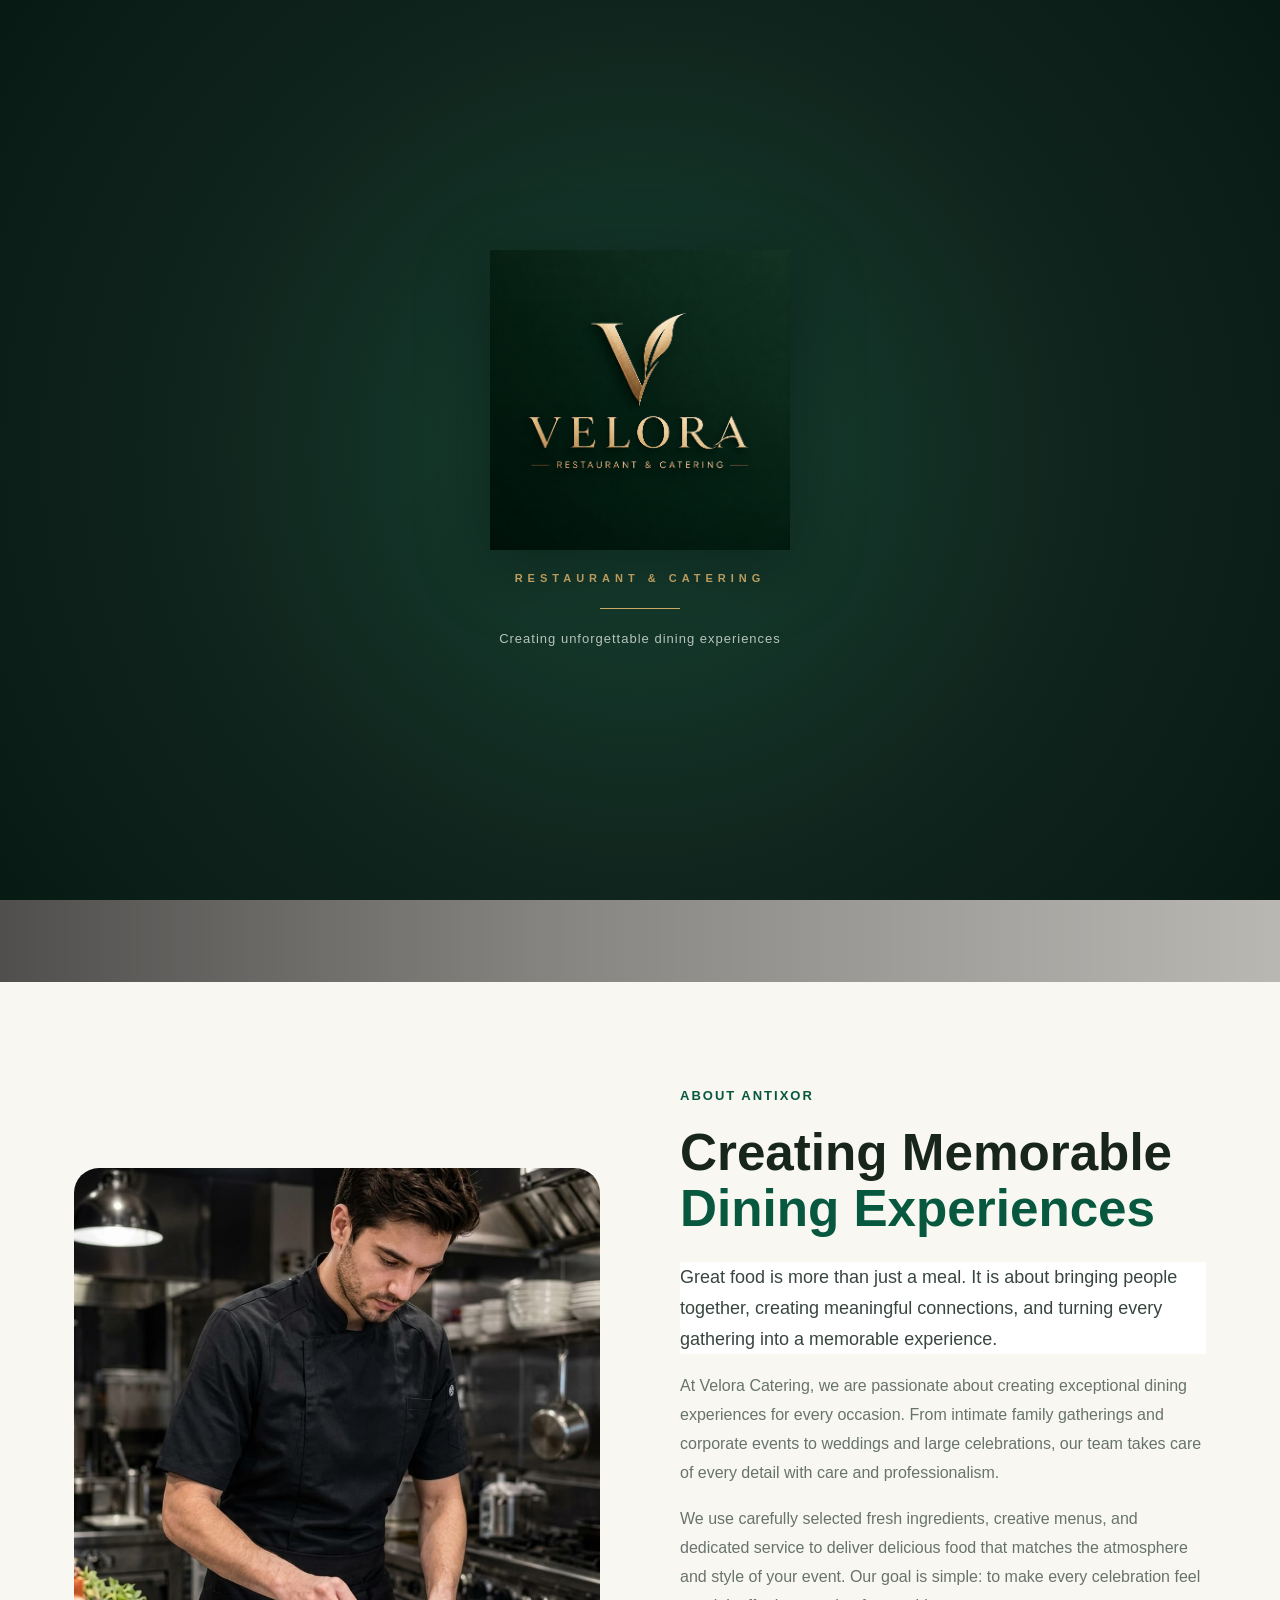
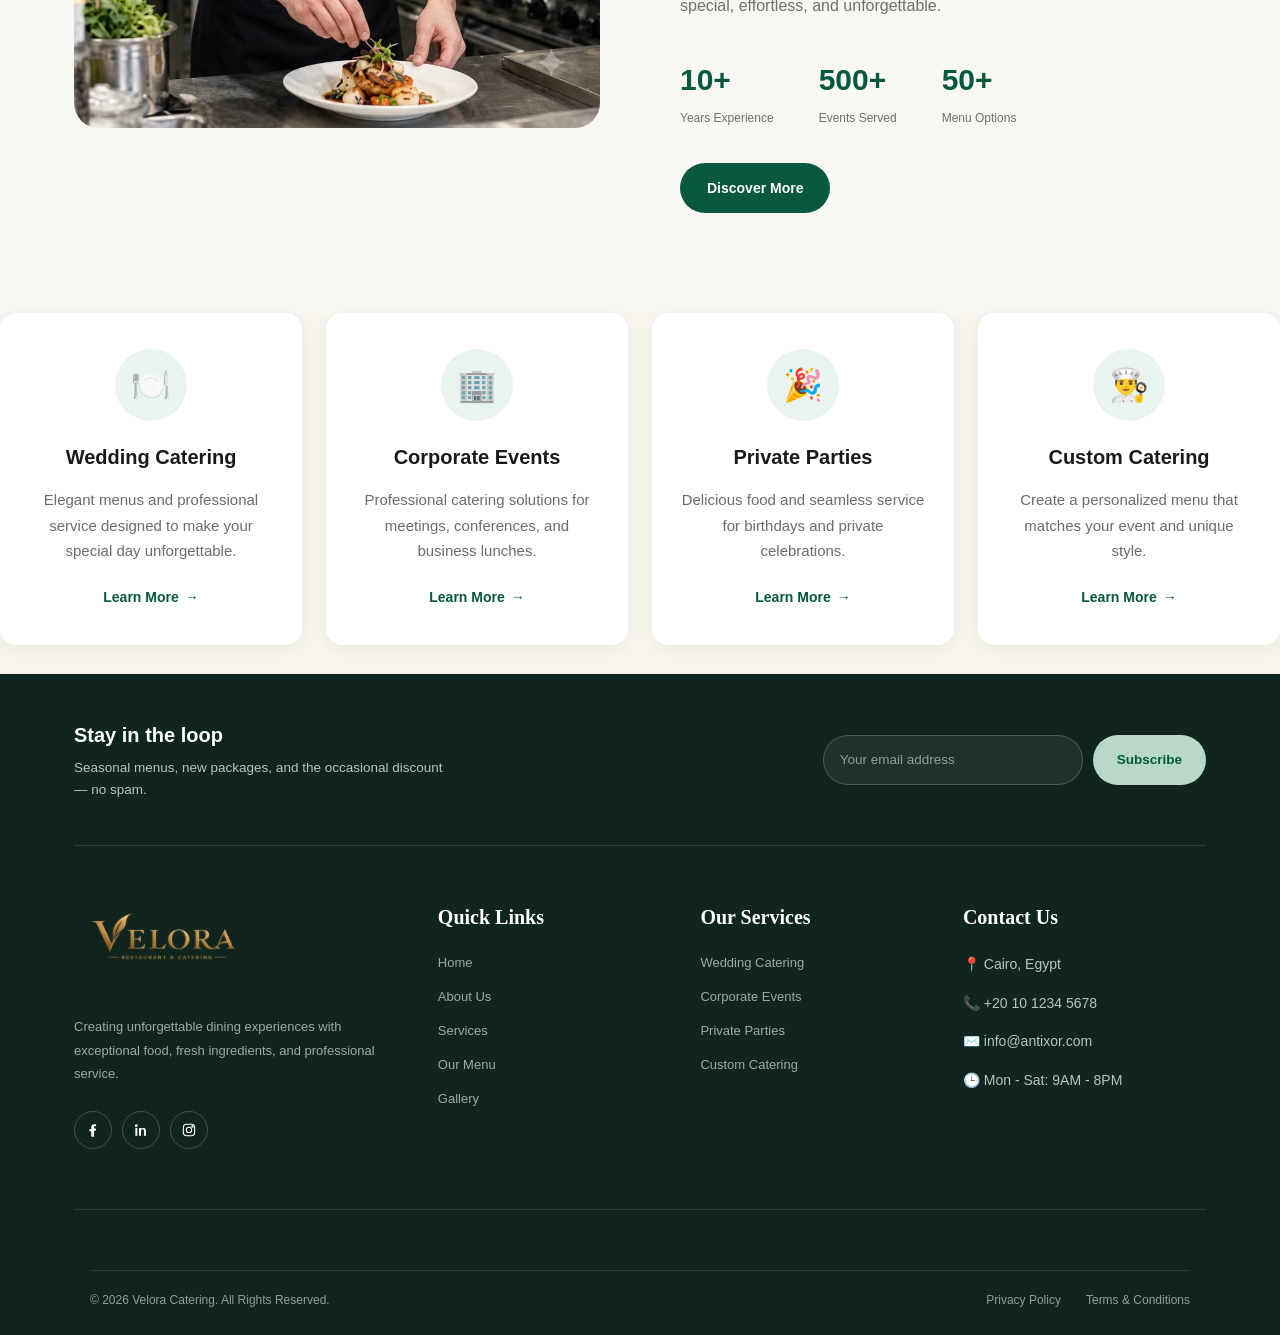
<file: index.html>
<!DOCTYPE html>
<html lang="en">

<head>
    <meta charset="UTF-8">
    <meta name="viewport" content="width=device-width, initial-scale=1.0">
    <title>Velora</title>
    <link rel="icon" type="image/png" href="img/Velora.png">
</head>
<link rel="stylesheet" href="./style.css">

<body>
    <!-- ================= NAVBAR ================= -->

    <!-- Velora Welcome Screen -->
    <div class="velora-intro" id="veloraIntro">

        <div class="velora-intro-content">

            <img src="img/Velora logo.png" alt="Velora Restaurant & Catering" class="velora-intro-logo">

            <p>RESTAURANT & CATERING</p>

            <div class="velora-intro-line"></div>

            <span>
                Creating unforgettable dining experiences
            </span>

        </div>

    </div>


    <header class="header" id="siteHeader">
        <nav class="navbar container">

            <a href="index.html" class="velora-logo">
                <img src="img/Velora.png" alt="Velora Restaurant & Catering">
            </a>

            <ul class="nav-links" id="navLinks">
                <li><a href="index.html">Home</a></li>
                <li><a href="#8">Services</a></li>
                <li><a href="./Explore Our Menu.html">Menu</a></li>
                <li><a href="#9">About</a></li>
                <li><a href="./about.html">Gallery</a></li>
                <li><a href="./contact.html">Contact</a></li>
            </ul>

            <div class="nav-actions">

                <div class="nav-search" id="navSearch">
                    <button class="search-btn" id="searchToggle" aria-label="Search">⌕</button>
                    <input type="text" class="search-input" id="searchInput" placeholder="Search the menu...">
                </div>

                <a href="./contact.html" class="quote-btn">
                    Contact US
                </a>

                <button class="menu-toggle" id="menuToggle" aria-label="Menu">
                    <span></span>
                    <span></span>
                    <span></span>
                </button>

            </div>

        </nav>

        <!-- Mobile menu -->
        <div class="mobile-menu" id="mobileMenu">
            <ul>
                <li><a href="index.html">Home</a></li>
                <li><a href="#8">Services</a></li>
                <li><a href="Explore Our Menu.html">Menu</a></li>
                <li><a href="#9">About</a></li>
                <li><a href="./about.html">Gallery</a></li>
                <li><a href="./contact.html">Contact</a></li>
            </ul>
            <a href="./contact.html" class="quote-btn mobile-quote-btn">Contact Us</a>
        </div>
    </header>
    <section class="hero">

        <!-- Background Video -->
        <video class="hero-video" autoplay muted loop playsinline>
            <source src="./video/Hero.mp4" type="video/mp4">
            Your browser does not support the video tag.
        </video>

        <!-- Dark Overlay -->
        <div class="hero-overlay"></div>

        <!-- Hero Content -->
        <div class="container hero-content">

            <div class="hero-text">

                <span class="hero-subtitle">
                    PREMIUM CATERING SERVICES
                </span>

                <h1>
                    Exceptional Food
                    <span>for Every Occasion</span>
                </h1>

                <p>
                    We create unforgettable dining experiences with fresh
                    ingredients, exceptional flavors, and professional service.
                </p>

                <div class="hero-buttons">

                    <a href="./Explore Our Menu.html" class="btn-primary">
                        Explore Our Menu
                    </a>

                    <a href="quote.html" class="btn-secondary">
                        Get a Quote
                    </a>

                </div>

            </div>

        </div>

    </section>
    <section class="about" id="9">
        <div class="container about-content">

            <div class="about-image">
                <img src="./img/shef.jpeg" alt="Professional catering service">
            </div>

            <div class="about-text">

                <span class="section-subtitle">
                    ABOUT ANTIXOR
                </span>

                <h2>
                    Creating Memorable
                    <span>Dining Experiences</span>
                </h2>

                <p class="about-intro">
                    Great food is more than just a meal. It is about bringing people
                    together, creating meaningful connections, and turning every
                    gathering into a memorable experience.
                </p>

                <p>
                    At Velora Catering, we are passionate about creating exceptional
                    dining experiences for every occasion. From intimate family
                    gatherings and corporate events to weddings and large celebrations,
                    our team takes care of every detail with care and professionalism.
                </p>

                <p>
                    We use carefully selected fresh ingredients, creative menus, and
                    dedicated service to deliver delicious food that matches the
                    atmosphere and style of your event. Our goal is simple: to make
                    every celebration feel special, effortless, and unforgettable.
                </p>
                <div class="about-stats">

                    <div class="stat">
                        <strong>10+</strong>
                        <span>Years Experience</span>
                    </div>

                    <div class="stat">
                        <strong>500+</strong>
                        <span>Events Served</span>
                    </div>

                    <div class="stat">
                        <strong>50+</strong>
                        <span>Menu Options</span>
                    </div>

                </div>

                <a href="./about.html" class="about-btn">
                    Discover More
                </a>

            </div>

        </div>
    </section>
    <div class="row g-4 services-row" id="8">

        <div class="col-12 col-sm-6 col-lg-3">
            <div class="service-card">
                <div class="service-icon">🍽️</div>

                <h3>Wedding Catering</h3>

                <p>
                    Elegant menus and professional service
                    designed to make your special day unforgettable.
                </p>

                <a href="./wedding.html" class="service-link">
                    Learn More <span>→</span>
                </a>
            </div>
        </div>


        <div class="col-12 col-sm-6 col-lg-3">
            <div class="service-card">
                <div class="service-icon">🏢</div>

                <h3>Corporate Events</h3>

                <p>
                    Professional catering solutions for meetings,
                    conferences, and business lunches.
                </p>

                <a href="./corporate.html" class="service-link">
                    Learn More <span>→</span>
                </a>
            </div>
        </div>


        <div class="col-12 col-sm-6 col-lg-3">
            <div class="service-card">
                <div class="service-icon">🎉</div>

                <h3>Private Parties</h3>

                <p>
                    Delicious food and seamless service for
                    birthdays and private celebrations.
                </p>

                <a href="./private-parties.html" class="service-link">
                    Learn More <span>→</span>
                </a>
            </div>
        </div>


        <div class="col-12 col-sm-6 col-lg-3">
            <div class="service-card">
                <div class="service-icon">👨‍🍳</div>

                <h3>Custom Catering</h3>

                <p>
                    Create a personalized menu that matches
                    your event and unique style.
                </p>

                <a href="./custom-catering.html" class="service-link">
                    Learn More <span>→</span>
                </a>
            </div>
        </div>

    </div>




    <!-- =========================
     Footer
========================= -->
    <footer class="footer">

        <div class="container">

            <!-- Newsletter -->
            <div class="footer-newsletter">
                <div>
                    <h3>Stay in the loop</h3>
                    <p>Seasonal menus, new packages, and the occasional discount — no spam.</p>
                </div>

                <form class="newsletter-form" id="newsletterForm">
                    <input type="email" id="newsletterEmail" placeholder="Your email address" required>
                    <button type="submit">Subscribe</button>
                </form>
            </div>

            <div class="footer-grid">

                <div class="footer-brand">

                    <a href="index.html" class="footer-logo">
                        <img src="img/Velora.png" alt="Velora Restaurant & Catering">
                    </a>


                    <p>
                        Creating unforgettable dining experiences
                        with exceptional food, fresh ingredients,
                        and professional service.
                    </p>

                    <div class="footer-socials">
                        <a href="#" aria-label="Facebook">
                            <svg viewBox="0 0 24 24" fill="currentColor">
                                <path
                                    d="M13.5 21v-8h2.7l.4-3.1h-3.1V8c0-.9.25-1.5 1.55-1.5H16.7V3.7C16.35 3.65 15.2 3.5 13.9 3.5c-2.7 0-4.55 1.65-4.55 4.7v2.7H6.6V14h2.75v8h4.15Z" />
                            </svg>
                        </a>
                        <a href="#" aria-label="LinkedIn">
                            <svg viewBox="0 0 24 24" fill="currentColor">
                                <path
                                    d="M4.98 3.5a2 2 0 1 1 0 4 2 2 0 0 1 0-4ZM3.5 9h3v11.5h-3V9Zm6.6 0h2.87v1.57h.04c.4-.76 1.38-1.57 2.85-1.57 3.05 0 3.6 2 3.6 4.6v6.9h-3v-6.12c0-1.46-.03-3.34-2.04-3.34-2.04 0-2.35 1.6-2.35 3.24v6.22h-3V9Z" />
                            </svg>
                        </a>
                        <a href="#" aria-label="Instagram">
                            <svg viewBox="0 0 24 24" fill="none" stroke="currentColor" stroke-width="1.6">
                                <rect x="3.5" y="3.5" width="17" height="17" rx="5" />
                                <circle cx="12" cy="12" r="4" />
                                <circle cx="17.2" cy="6.8" r="1" />
                            </svg>
                        </a>
                    </div>

                </div>


                <div class="footer-column">

                    <h3>Quick Links</h3>

                    <ul>
                        <li><a href="index.html">Home</a></li>
                        <li><a href="#9">About Us</a></li>
                        <li><a href="index.html#services">Services</a></li>
                        <li><a href="Explore Our Menu.html">Our Menu</a></li>
                        <li><a href="./about.html">Gallery</a></li>
                    </ul>

                </div>


                <div class="footer-column">

                    <h3>Our Services</h3>

                    <ul>
                        <li><a href="wedding.html">Wedding Catering</a></li>
                        <li><a href="corporate.html">Corporate Events</a></li>
                        <li><a href="private-parties.html">Private Parties</a></li>
                        <li><a href="custom-catering.html">Custom Catering</a></li>
                    </ul>

                </div>


                <div class="footer-column">

                    <h3>Contact Us</h3>

                    <ul class="footer-contact">
                        <li>📍 Cairo, Egypt</li>
                        <li>📞 +20 10 1234 5678</li>
                        <li>✉️ info@antixor.com</li>
                        <li>🕒 Mon - Sat: 9AM - 8PM</li>
                    </ul>

                </div>

            </div>


            <div class="footer-bottom">

                <p>
                    © 2026 Velora Catering. All Rights Reserved.
                </p>

                <div>
                    <a href="#">Privacy Policy</a>
                    <a href="#">Terms & Conditions</a>
                </div>

            </div>

        </div>

    </footer>

    <button class="back-to-top" id="backToTop" aria-label="Back to top">
        <svg viewBox="0 0 24 24" fill="none" stroke="currentColor" stroke-width="2">
            <path d="M12 19V5M5 12l7-7 7 7" />
        </svg>
    </button>
    <!-- Standalone "Back to Top" button — place this anywhere in the
     page (right after <body> is fine). It has no connection to
     the footer; it's a floating button fixed to the screen. -->

    <button class="back-to-top" id="backToTop" aria-label="Back to top">
        <svg viewBox="0 0 24 24" fill="none" stroke="currentColor" stroke-width="2">
            <path d="M12 19V5M5 12l7-7 7 7" />
        </svg>
    </button>
    <script src="./script.js"></script>
</body>

</html>
</file>
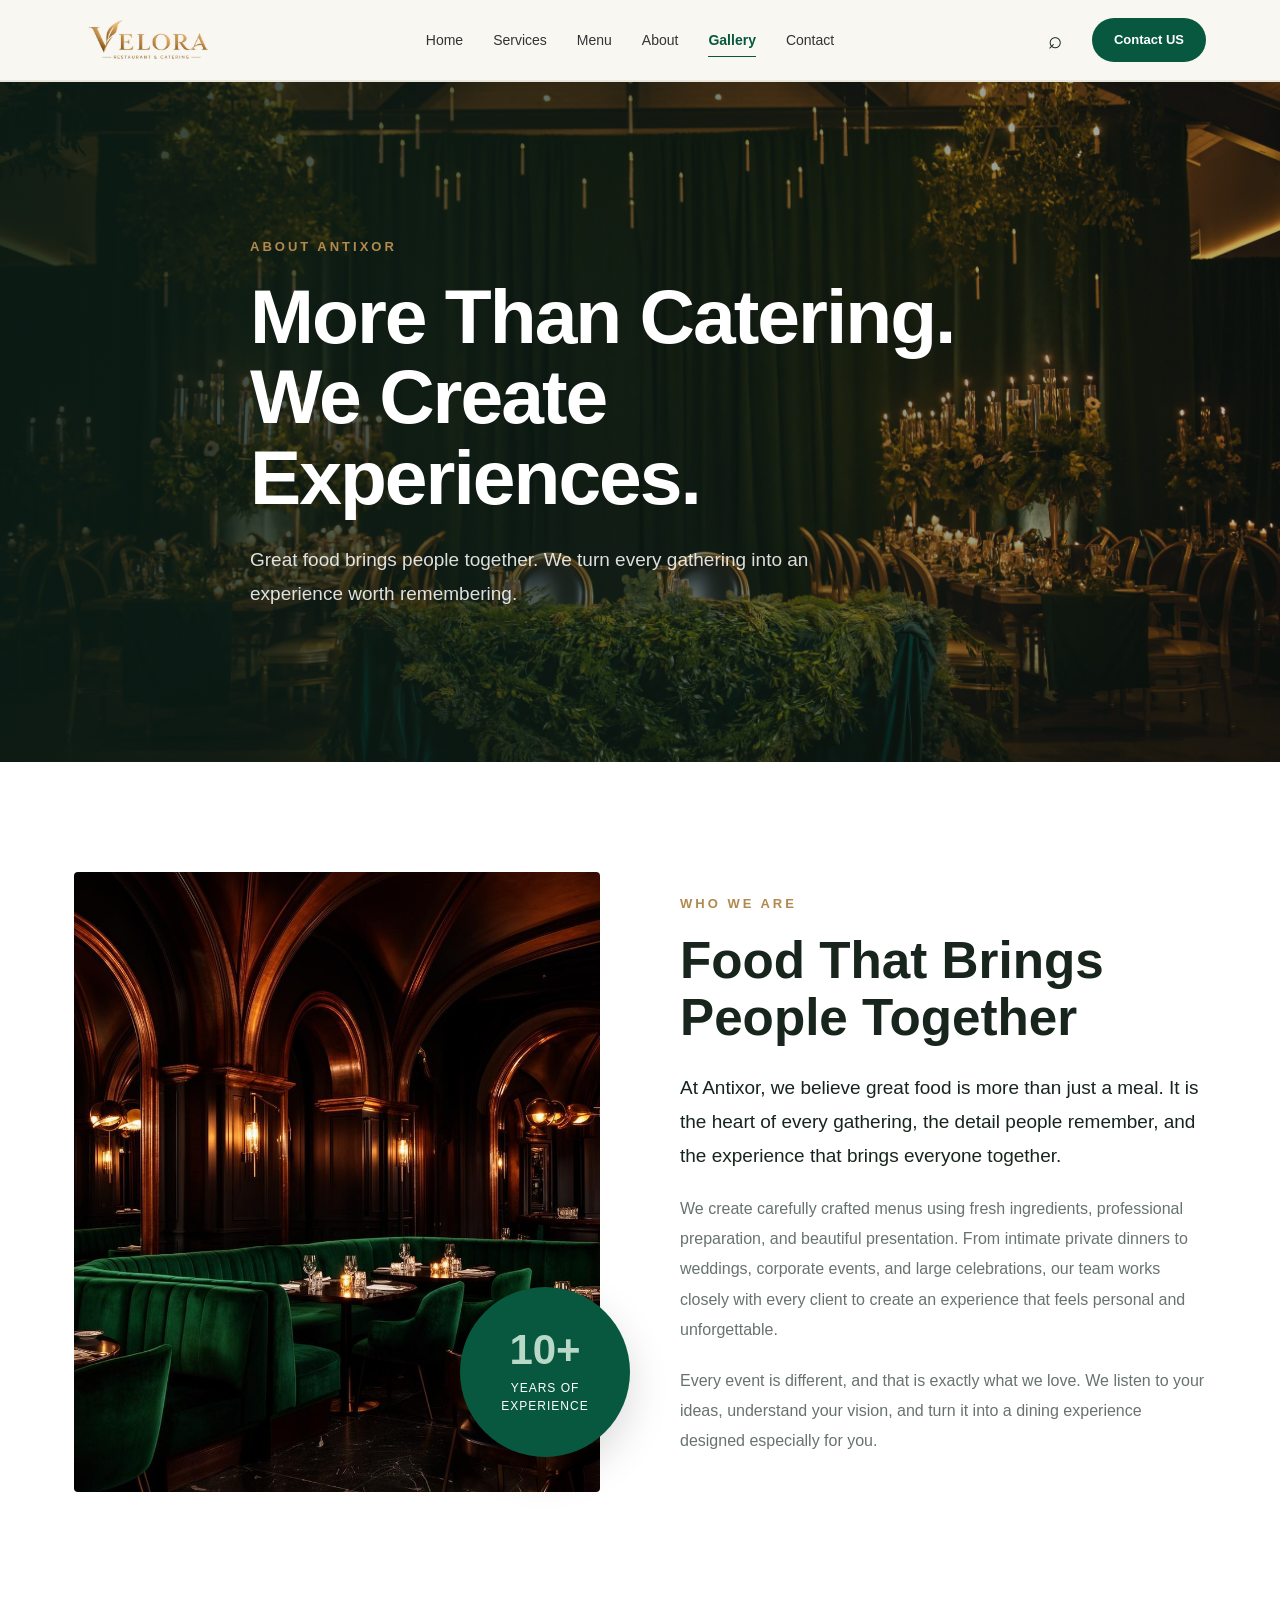
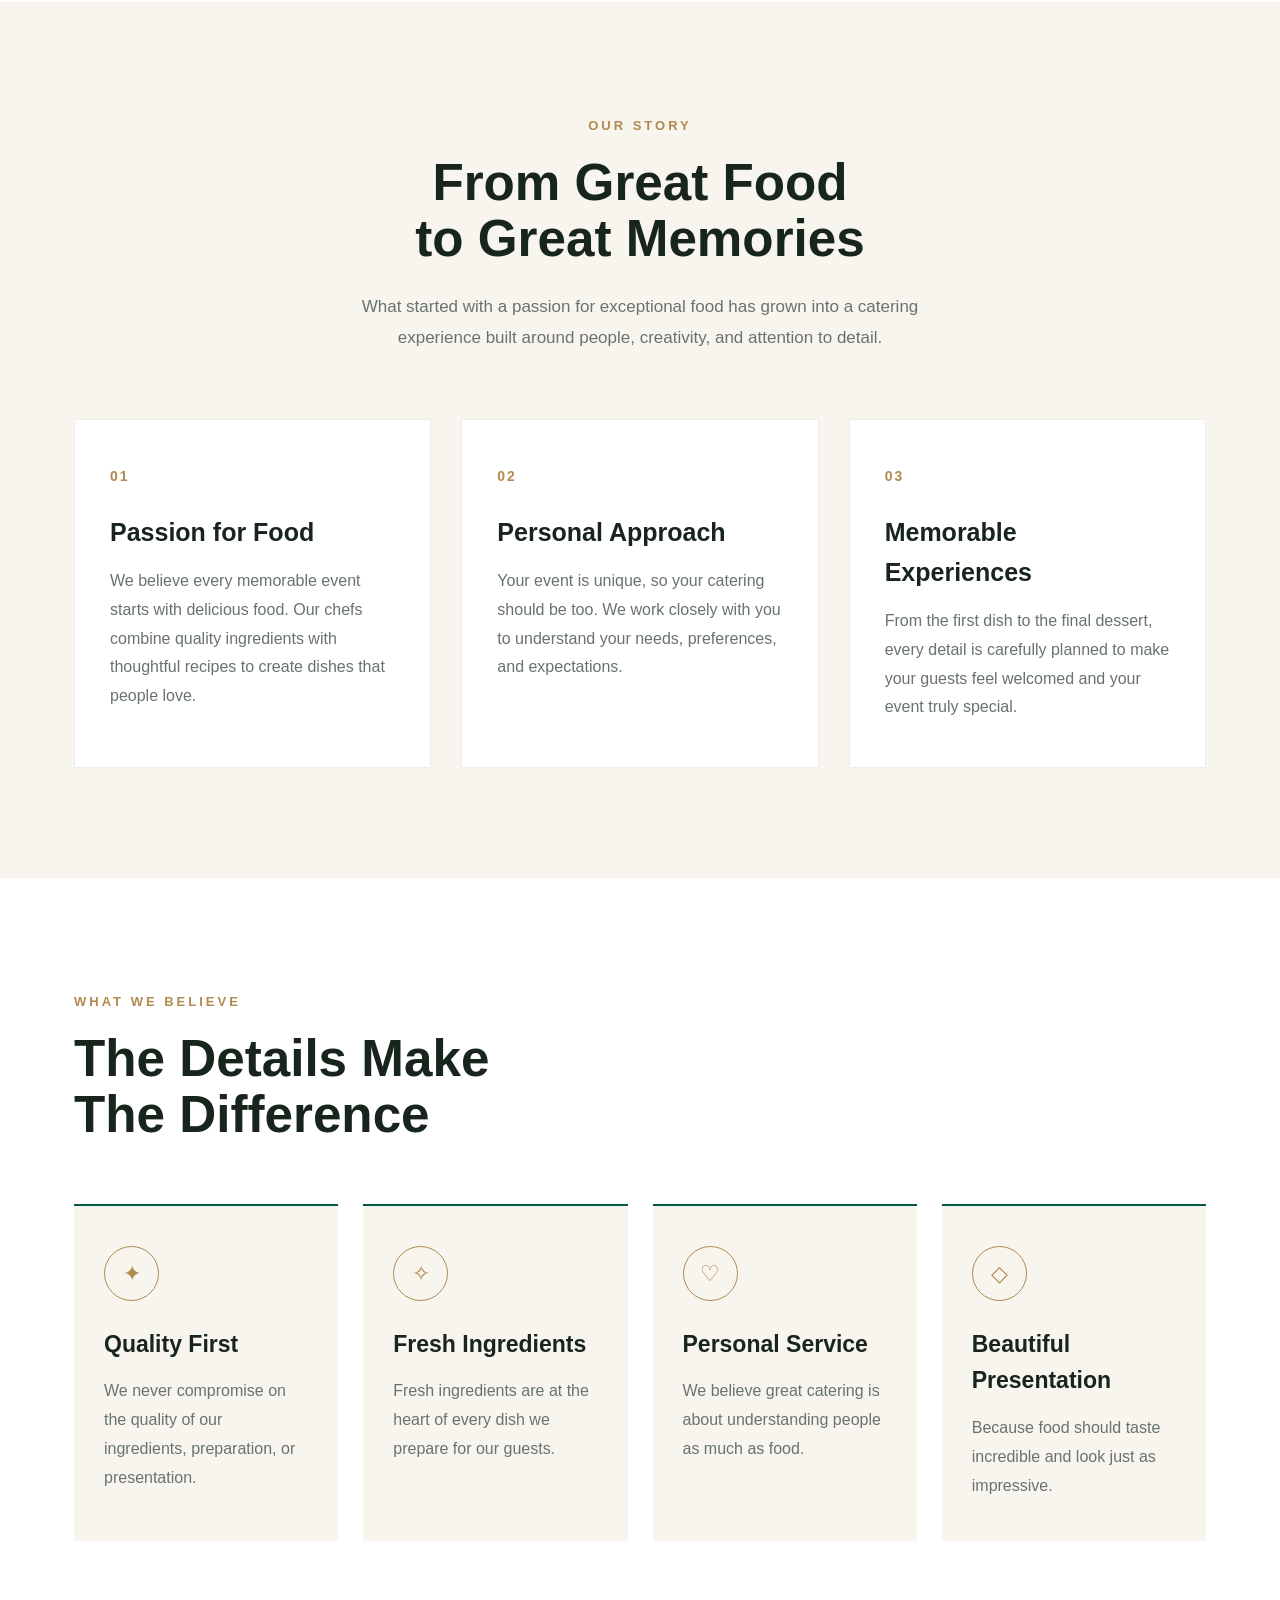
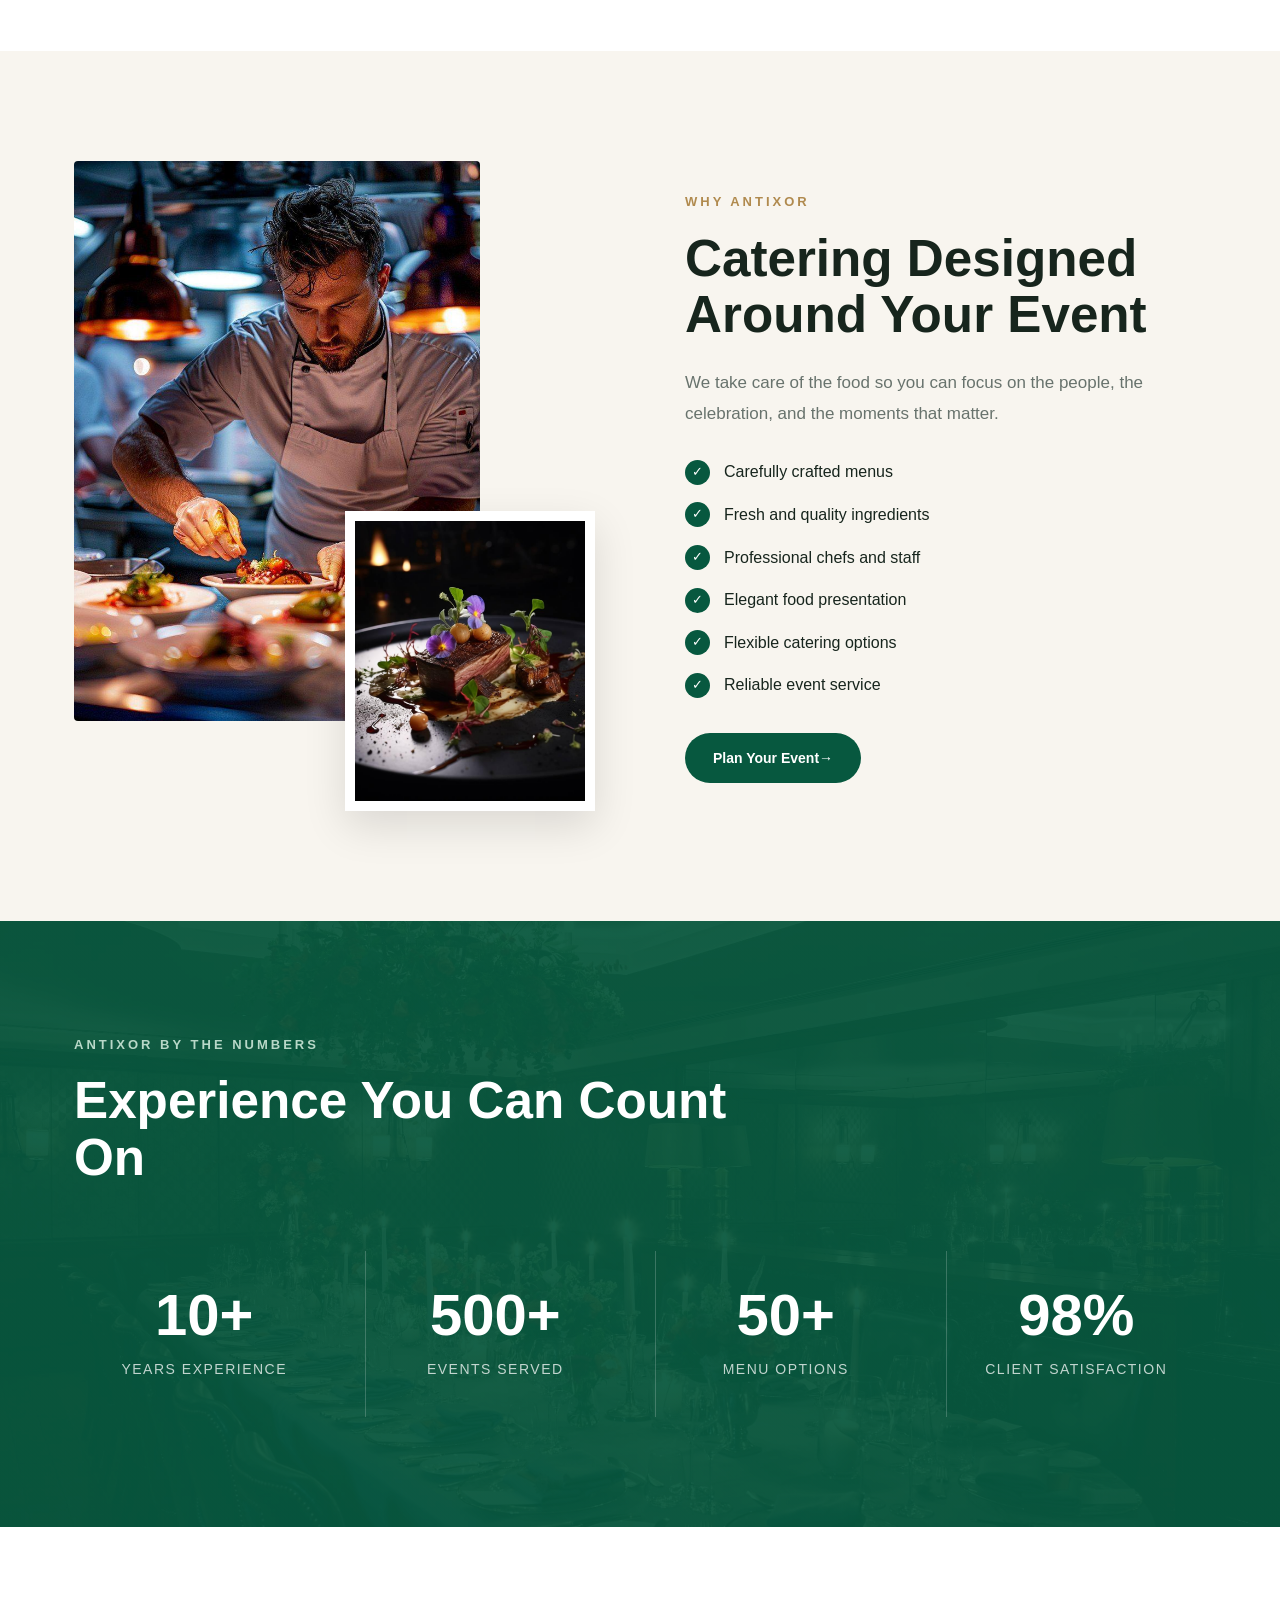
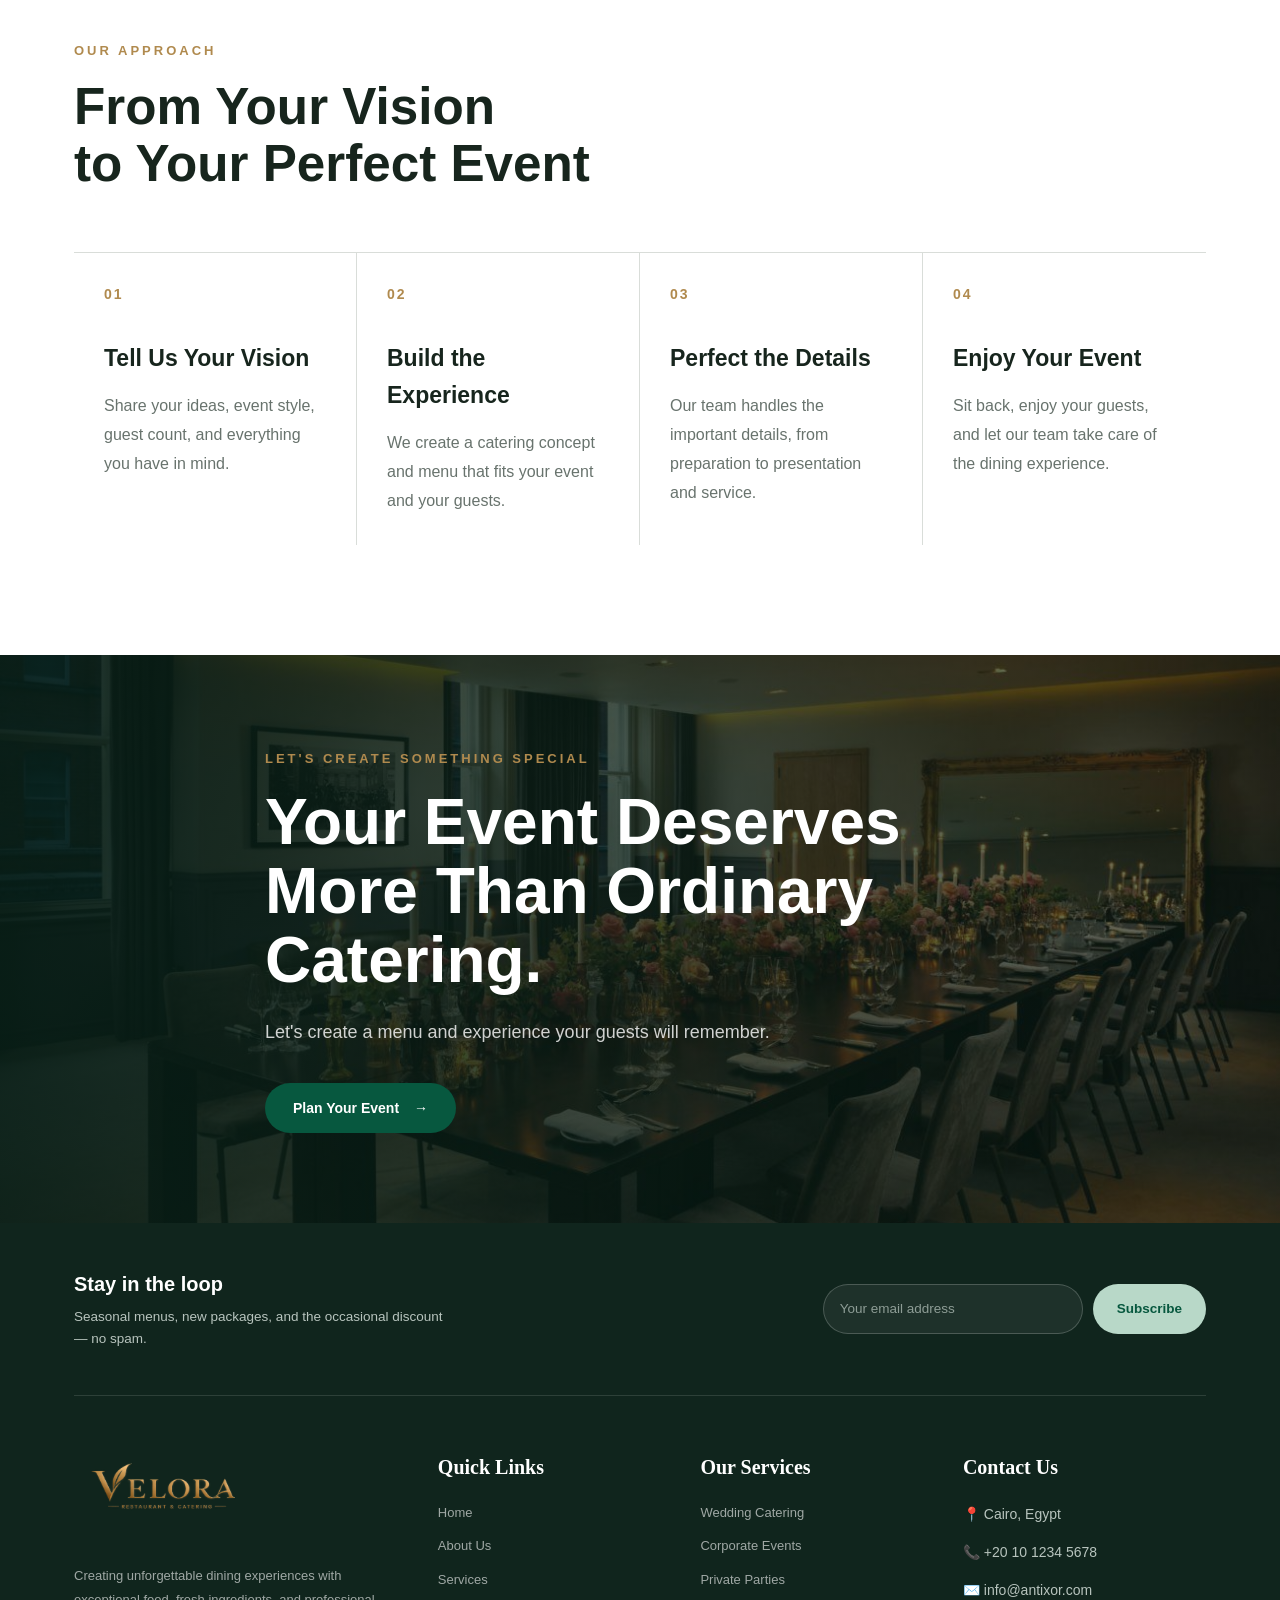
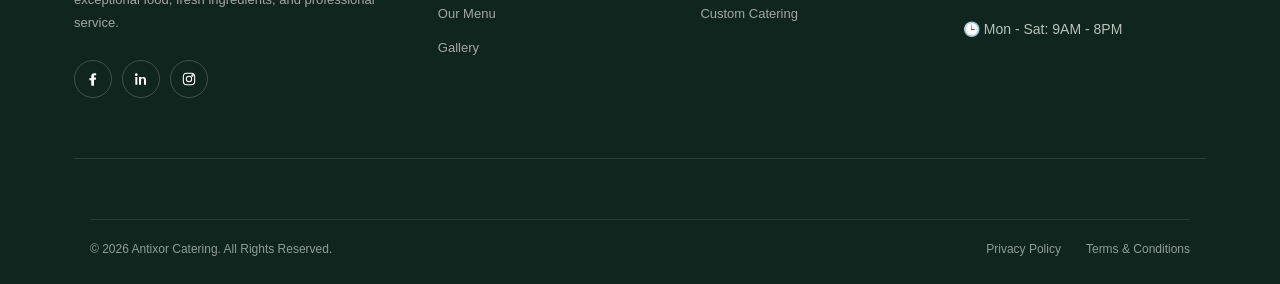
<file: about.html>
<!DOCTYPE html>
<html lang="en">

<head>
    <meta charset="UTF-8">
    <meta name="viewport" content="width=device-width, initial-scale=1.0">
<link rel="icon" type="image/png" href="img/Velora.png">
    <title>Velora</title>

    <link rel="stylesheet" href="./style.css">
</head>

<body>

    <!-- ================= HEADER ================= -->
    <header class="header" id="siteHeader">
        <nav class="navbar container">

            <a href="index.html" class="velora-logo">
                <img src="img/Velora.png" alt="Antixor Restaurant & Catering">
            </a>

            <ul class="nav-links" id="navLinks">
                <li><a href="index.html">Home</a></li>
                <li><a href="index.html">Services</a></li>
                <li><a href="Explore Our Menu.html">Menu</a></li>
                <li><a href="index.html">About</a></li>
                <li><a href="about.html">Gallery</a></li>
                <li><a href="contact.html">Contact</a></li>
            </ul>

            <div class="nav-actions">

                <div class="nav-search" id="navSearch">
                    <button class="search-btn" id="searchToggle" aria-label="Search">⌕</button>
                    <input type="text" class="search-input" id="searchInput" placeholder="Search the menu...">
                </div>

                <a href="./contact.html" class="quote-btn">
                    Contact US
                </a>

                <button class="menu-toggle" id="menuToggle" aria-label="Menu">
                    <span></span>
                    <span></span>
                    <span></span>
                </button>

            </div>

        </nav>

        <!-- Mobile menu — now matches the desktop nav exactly, no dead #8/#9 anchors -->
        <div class="mobile-menu" id="mobileMenu">
            <ul>
                <li><a href="index.html">Home</a></li>
                <li><a href="index.html#services">Services</a></li>
                <li><a href="menu.html">Menu</a></li>
                <li><a href="index.html#about">About</a></li>
                <li><a href="./gallery.html">Gallery</a></li>
                <li><a href="./contact.html">Contact</a></li>
            </ul>
            <a href="./contact.html" class="quote-btn mobile-quote-btn">Contact Us</a>
        </div>
    </header>

    <!-- ================= HERO ================= -->

    <section class="about-hero">

        <div class="about-hero-overlay"></div>

        <div class="container about-hero-content reveal">

            <span class="about-label">
                ABOUT ANTIXOR
            </span>

            <h1>
                More Than Catering.<br>
                We Create Experiences.
            </h1>

            <p>
                Great food brings people together.
                We turn every gathering into an experience
                worth remembering.
            </p>

        </div>

    </section>


    <!-- ================= INTRO ================= -->

    <section class="about-intro section-padding">

        <div class="container">

            <div class="about-intro-grid">

                <div class="about-intro-image reveal">

                    <img src="img/Contact1.jpg" alt="Antixor Catering">

                    <div class="about-experience-badge">

                        <strong>10+</strong>

                        <span>
                            Years of<br>
                            Experience
                        </span>

                    </div>

                </div>


                <div class="about-intro-content reveal">

                    <span class="section-label">
                        WHO WE ARE
                    </span>

                    <h2>
                        Food That Brings People Together
                    </h2>

                    <p class="about-lead">
                        At Antixor, we believe great food is more
                        than just a meal. It is the heart of every
                        gathering, the detail people remember,
                        and the experience that brings everyone
                        together.
                    </p>

                    <p>
                        We create carefully crafted menus using
                        fresh ingredients, professional preparation,
                        and beautiful presentation. From intimate
                        private dinners to weddings, corporate
                        events, and large celebrations, our team
                        works closely with every client to create
                        an experience that feels personal and
                        unforgettable.
                    </p>

                    <p>
                        Every event is different, and that is exactly
                        what we love. We listen to your ideas,
                        understand your vision, and turn it into
                        a dining experience designed especially
                        for you.
                    </p>

                </div>

            </div>

        </div>

    </section>


    <!-- ================= OUR STORY ================= -->

    <section class="about-story section-padding">

        <div class="container">

            <div class="about-story-header reveal">

                <span class="section-label">
                    OUR STORY
                </span>

                <h2>
                    From Great Food<br>
                    to Great Memories
                </h2>

                <p>
                    What started with a passion for exceptional
                    food has grown into a catering experience
                    built around people, creativity, and attention
                    to detail.
                </p>

            </div>


            <div class="about-story-grid">

                <div class="story-card reveal">

                    <div class="story-number">
                        01
                    </div>

                    <h3>
                        Passion for Food
                    </h3>

                    <p>
                        We believe every memorable event starts
                        with delicious food. Our chefs combine
                        quality ingredients with thoughtful recipes
                        to create dishes that people love.
                    </p>

                </div>


                <div class="story-card reveal">

                    <div class="story-number">
                        02
                    </div>

                    <h3>
                        Personal Approach
                    </h3>

                    <p>
                        Your event is unique, so your catering
                        should be too. We work closely with you
                        to understand your needs, preferences,
                        and expectations.
                    </p>

                </div>


                <div class="story-card reveal">

                    <div class="story-number">
                        03
                    </div>

                    <h3>
                        Memorable Experiences
                    </h3>

                    <p>
                        From the first dish to the final dessert,
                        every detail is carefully planned to make
                        your guests feel welcomed and your event
                        truly special.
                    </p>

                </div>

            </div>

        </div>

    </section>


    <!-- ================= BELIEFS ================= -->

    <section class="about-beliefs section-padding">

        <div class="container">

            <div class="about-section-heading reveal">

                <span class="section-label">
                    WHAT WE BELIEVE
                </span>

                <h2>
                    The Details Make<br>
                    The Difference
                </h2>

            </div>


            <div class="beliefs-grid">

                <div class="belief-card reveal">

                    <div class="belief-icon">
                        ✦
                    </div>

                    <h3>
                        Quality First
                    </h3>

                    <p>
                        We never compromise on the quality
                        of our ingredients, preparation, or
                        presentation.
                    </p>

                </div>


                <div class="belief-card reveal">

                    <div class="belief-icon">
                        ✧
                    </div>

                    <h3>
                        Fresh Ingredients
                    </h3>

                    <p>
                        Fresh ingredients are at the heart
                        of every dish we prepare for our guests.
                    </p>

                </div>


                <div class="belief-card reveal">

                    <div class="belief-icon">
                        ♡
                    </div>

                    <h3>
                        Personal Service
                    </h3>

                    <p>
                        We believe great catering is about
                        understanding people as much as food.
                    </p>

                </div>


                <div class="belief-card reveal">

                    <div class="belief-icon">
                        ◇
                    </div>

                    <h3>
                        Beautiful Presentation
                    </h3>

                    <p>
                        Because food should taste incredible
                        and look just as impressive.
                    </p>

                </div>

            </div>

        </div>

    </section>


    <!-- ================= WHY ANTIXOR ================= -->

    <section class="about-why section-padding">

        <div class="container">

            <div class="about-why-grid">

                <div class="about-why-images reveal">

                    <div class="why-image-large">

                        <img src="img/about.html5.jpg" alt="Antixor Catering Service">

                    </div>

                    <div class="why-image-small">

                        <img src="img/about.html8.jpg" alt="Antixor Food">

                    </div>

                </div>


                <div class="about-why-content reveal">

                    <span class="section-label">
                        WHY ANTIXOR
                    </span>

                    <h2>
                        Catering Designed Around Your Event
                    </h2>

                    <p>
                        We take care of the food so you can focus
                        on the people, the celebration, and the
                        moments that matter.
                    </p>


                    <ul class="about-check-list">

                        <li>
                            <span>✓</span>
                            Carefully crafted menus
                        </li>

                        <li>
                            <span>✓</span>
                            Fresh and quality ingredients
                        </li>

                        <li>
                            <span>✓</span>
                            Professional chefs and staff
                        </li>

                        <li>
                            <span>✓</span>
                            Elegant food presentation
                        </li>

                        <li>
                            <span>✓</span>
                            Flexible catering options
                        </li>

                        <li>
                            <span>✓</span>
                            Reliable event service
                        </li>

                    </ul>


                    <a href="quote.html" class="btn-primary">
                        Plan Your Event
                        <span>→</span>
                    </a>

                </div>

            </div>

        </div>

    </section>


    <!-- ================= NUMBERS ================= -->

    <section class="about-numbers section-padding">

        <div class="container">

            <div class="about-section-heading light reveal">

                <span class="section-label">
                    ANTIXOR BY THE NUMBERS
                </span>

                <h2>
                    Experience You Can Count On
                </h2>

            </div>


            <div class="numbers-grid">

                <div class="number-item reveal">

                    <strong class="stat-number">
                        10+
                    </strong>

                    <span>
                        Years Experience
                    </span>

                </div>


                <div class="number-item reveal">

                    <strong class="stat-number">
                        500+
                    </strong>

                    <span>
                        Events Served
                    </span>

                </div>


                <div class="number-item reveal">

                    <strong class="stat-number">
                        50+
                    </strong>

                    <span>
                        Menu Options
                    </span>

                </div>


                <div class="number-item reveal">

                    <strong class="stat-number">
                        98%
                    </strong>

                    <span>
                        Client Satisfaction
                    </span>

                </div>

            </div>

        </div>

    </section>


    <!-- ================= APPROACH ================= -->

    <section class="about-approach section-padding">

        <div class="container">

            <div class="about-section-heading reveal">

                <span class="section-label">
                    OUR APPROACH
                </span>

                <h2>
                    From Your Vision<br>
                    to Your Perfect Event
                </h2>

            </div>


            <div class="approach-grid">

                <div class="approach-item reveal">

                    <span class="approach-number">
                        01
                    </span>

                    <h3>
                        Tell Us Your Vision
                    </h3>

                    <p>
                        Share your ideas, event style,
                        guest count, and everything you
                        have in mind.
                    </p>

                </div>


                <div class="approach-item reveal">

                    <span class="approach-number">
                        02
                    </span>

                    <h3>
                        Build the Experience
                    </h3>

                    <p>
                        We create a catering concept and
                        menu that fits your event and your
                        guests.
                    </p>

                </div>


                <div class="approach-item reveal">

                    <span class="approach-number">
                        03
                    </span>

                    <h3>
                        Perfect the Details
                    </h3>

                    <p>
                        Our team handles the important
                        details, from preparation to
                        presentation and service.
                    </p>

                </div>


                <div class="approach-item reveal">

                    <span class="approach-number">
                        04
                    </span>

                    <h3>
                        Enjoy Your Event
                    </h3>

                    <p>
                        Sit back, enjoy your guests, and
                        let our team take care of the
                        dining experience.
                    </p>

                </div>

            </div>

        </div>

    </section>


    <!-- ================= CTA ================= -->

    <section class="about-cta">

        <div class="about-cta-overlay"></div>

        <div class="container about-cta-content reveal">

            <span class="about-label">
                LET'S CREATE SOMETHING SPECIAL
            </span>

            <h2>
                Your Event Deserves<br>
                More Than Ordinary Catering.
            </h2>

            <p>
                Let's create a menu and experience
                your guests will remember.
            </p>

            <a href="quote.html" class="btn-primary about-cta-btn">
                Plan Your Event
                <span>→</span>
            </a>

        </div>

    </section>


    <!-- ================= FOOTER ================= -->

    <footer class="footer">

        <div class="container">

            <!-- Newsletter -->
            <div class="footer-newsletter">
                <div>
                    <h3>Stay in the loop</h3>
                    <p>Seasonal menus, new packages, and the occasional discount — no spam.</p>
                </div>

                <form class="newsletter-form" id="newsletterForm">
                    <input type="email" id="newsletterEmail" placeholder="Your email address" required>
                    <button type="submit">Subscribe</button>
                </form>
            </div>

            <div class="footer-grid">

                <div class="footer-brand">

                    <a href="index.html" class="footer-logo">
                        <img src="img/Velora.png" alt="Antixor Restaurant & Catering">
                    </a>

                    <p>
                        Creating unforgettable dining experiences
                        with exceptional food, fresh ingredients,
                        and professional service.
                    </p>

                    <div class="footer-socials">
                        <a href="#" aria-label="Facebook">
                            <svg viewBox="0 0 24 24" fill="currentColor">
                                <path
                                    d="M13.5 21v-8h2.7l.4-3.1h-3.1V8c0-.9.25-1.5 1.55-1.5H16.7V3.7C16.35 3.65 15.2 3.5 13.9 3.5c-2.7 0-4.55 1.65-4.55 4.7v2.7H6.6V14h2.75v8h4.15Z" />
                            </svg>
                        </a>
                        <a href="#" aria-label="LinkedIn">
                            <svg viewBox="0 0 24 24" fill="currentColor">
                                <path
                                    d="M4.98 3.5a2 2 0 1 1 0 4 2 2 0 0 1 0-4ZM3.5 9h3v11.5h-3V9Zm6.6 0h2.87v1.57h.04c.4-.76 1.38-1.57 2.85-1.57 3.05 0 3.6 2 3.6 4.6v6.9h-3v-6.12c0-1.46-.03-3.34-2.04-3.34-2.04 0-2.35 1.6-2.35 3.24v6.22h-3V9Z" />
                            </svg>
                        </a>
                        <a href="#" aria-label="Instagram">
                            <svg viewBox="0 0 24 24" fill="none" stroke="currentColor" stroke-width="1.6">
                                <rect x="3.5" y="3.5" width="17" height="17" rx="5" />
                                <circle cx="12" cy="12" r="4" />
                                <circle cx="17.2" cy="6.8" r="1" />
                            </svg>
                        </a>
                    </div>

                </div>


                <div class="footer-column">

                    <h3>Quick Links</h3>

                    <ul>
                        <li><a href="index.html">Home</a></li>
                        <li><a href="index.html#about">About Us</a></li>
                        <li><a href="index.html#services">Services</a></li>
                        <li><a href="menu.html">Our Menu</a></li>
                        <li><a href="./gallery.html">Gallery</a></li>
                    </ul>

                </div>


                <div class="footer-column">

                    <h3>Our Services</h3>

                    <ul>
                        <li><a href="wedding.html">Wedding Catering</a></li>
                        <li><a href="corporate.html">Corporate Events</a></li>
                        <li><a href="private-parties.html">Private Parties</a></li>
                        <li><a href="custom-catering.html">Custom Catering</a></li>
                    </ul>

                </div>


                <div class="footer-column">

                    <h3>Contact Us</h3>

                    <ul class="footer-contact">
                        <li>📍 Cairo, Egypt</li>
                        <li>📞 +20 10 1234 5678</li>
                        <li>✉️ info@antixor.com</li>
                        <li>🕒 Mon - Sat: 9AM - 8PM</li>
                    </ul>

                </div>

            </div>


            <div class="footer-bottom">

                <p>
                    © 2026 Antixor Catering. All Rights Reserved.
                </p>

                <div>
                    <a href="#">Privacy Policy</a>
                    <a href="#">Terms & Conditions</a>
                </div>

            </div>

        </div>

    </footer>

    <!-- Only one back-to-top button now, not duplicated -->
    <button class="back-to-top" id="backToTop" aria-label="Back to top">
        <svg viewBox="0 0 24 24" fill="none" stroke="currentColor" stroke-width="2">
            <path d="M12 19V5M5 12l7-7 7 7" />
        </svg>
    </button>

    <script src="./script.js"></script>

</body>

</html>
</file>
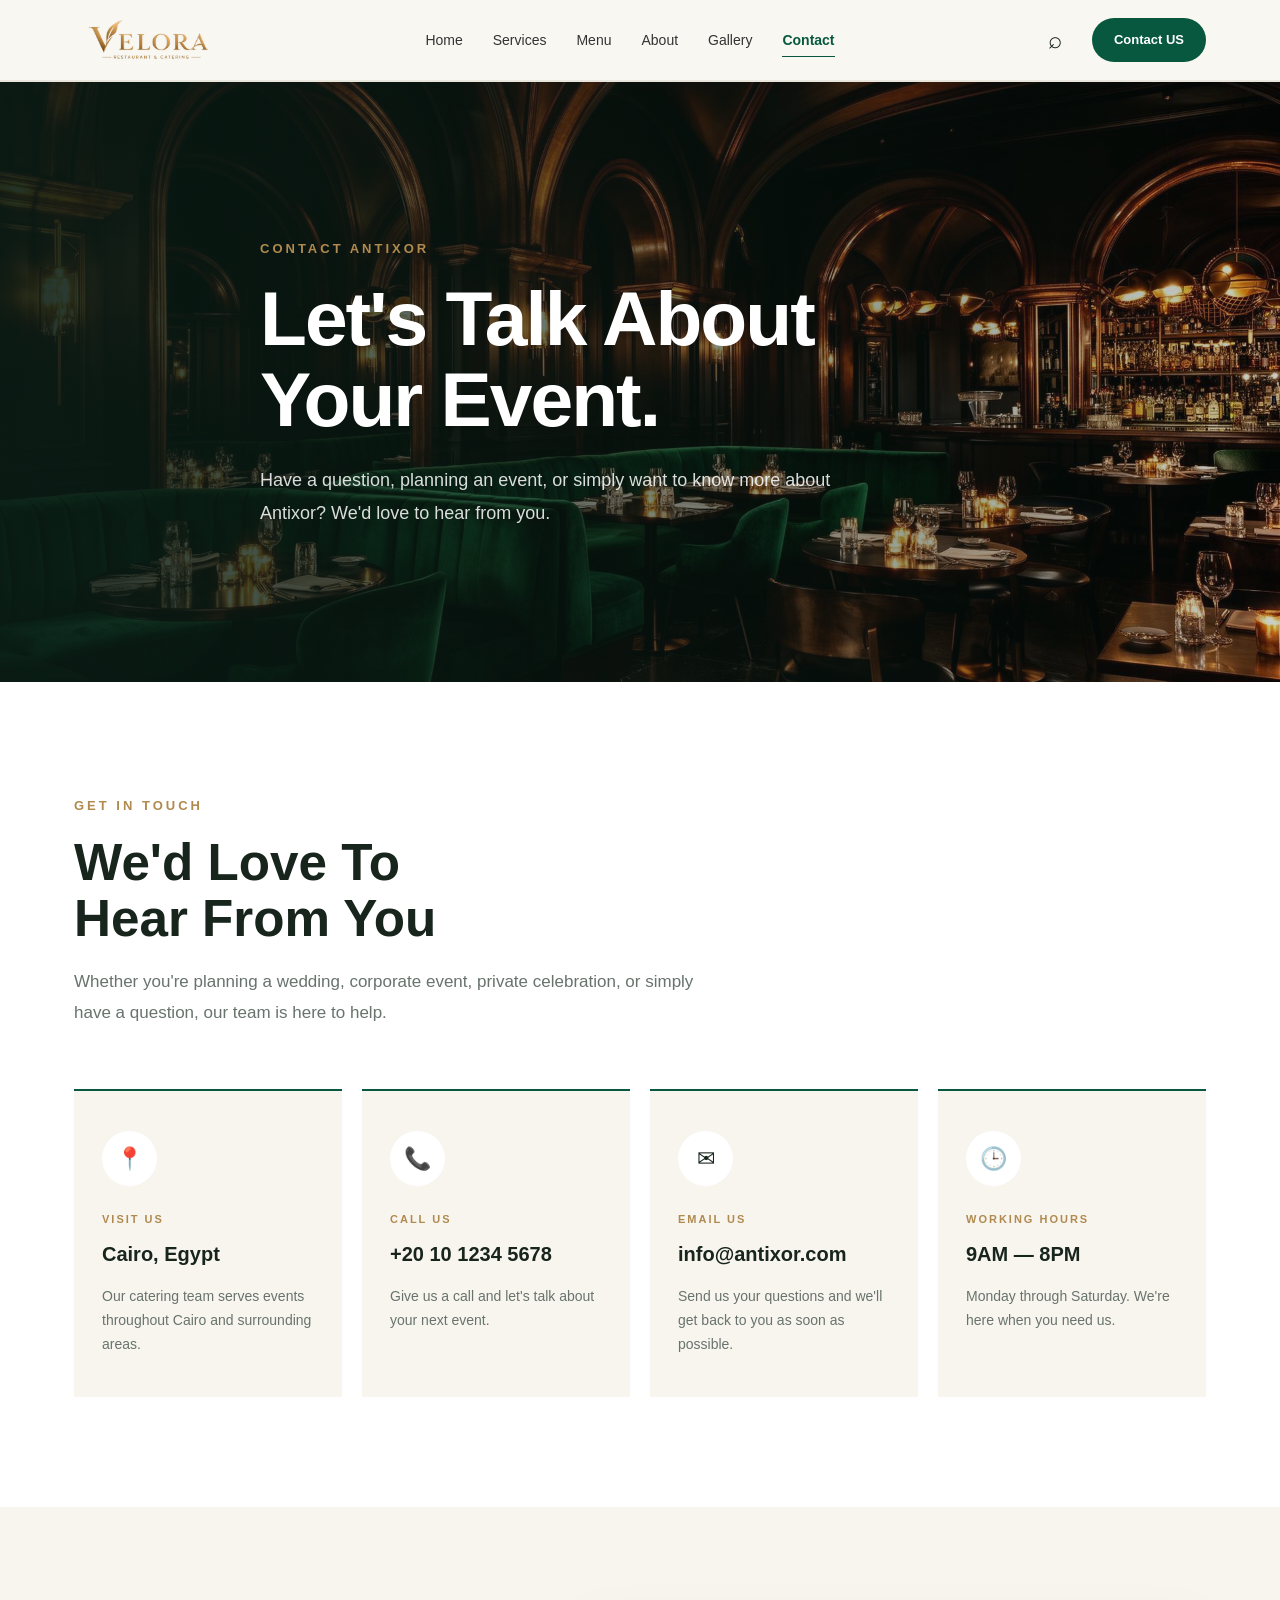
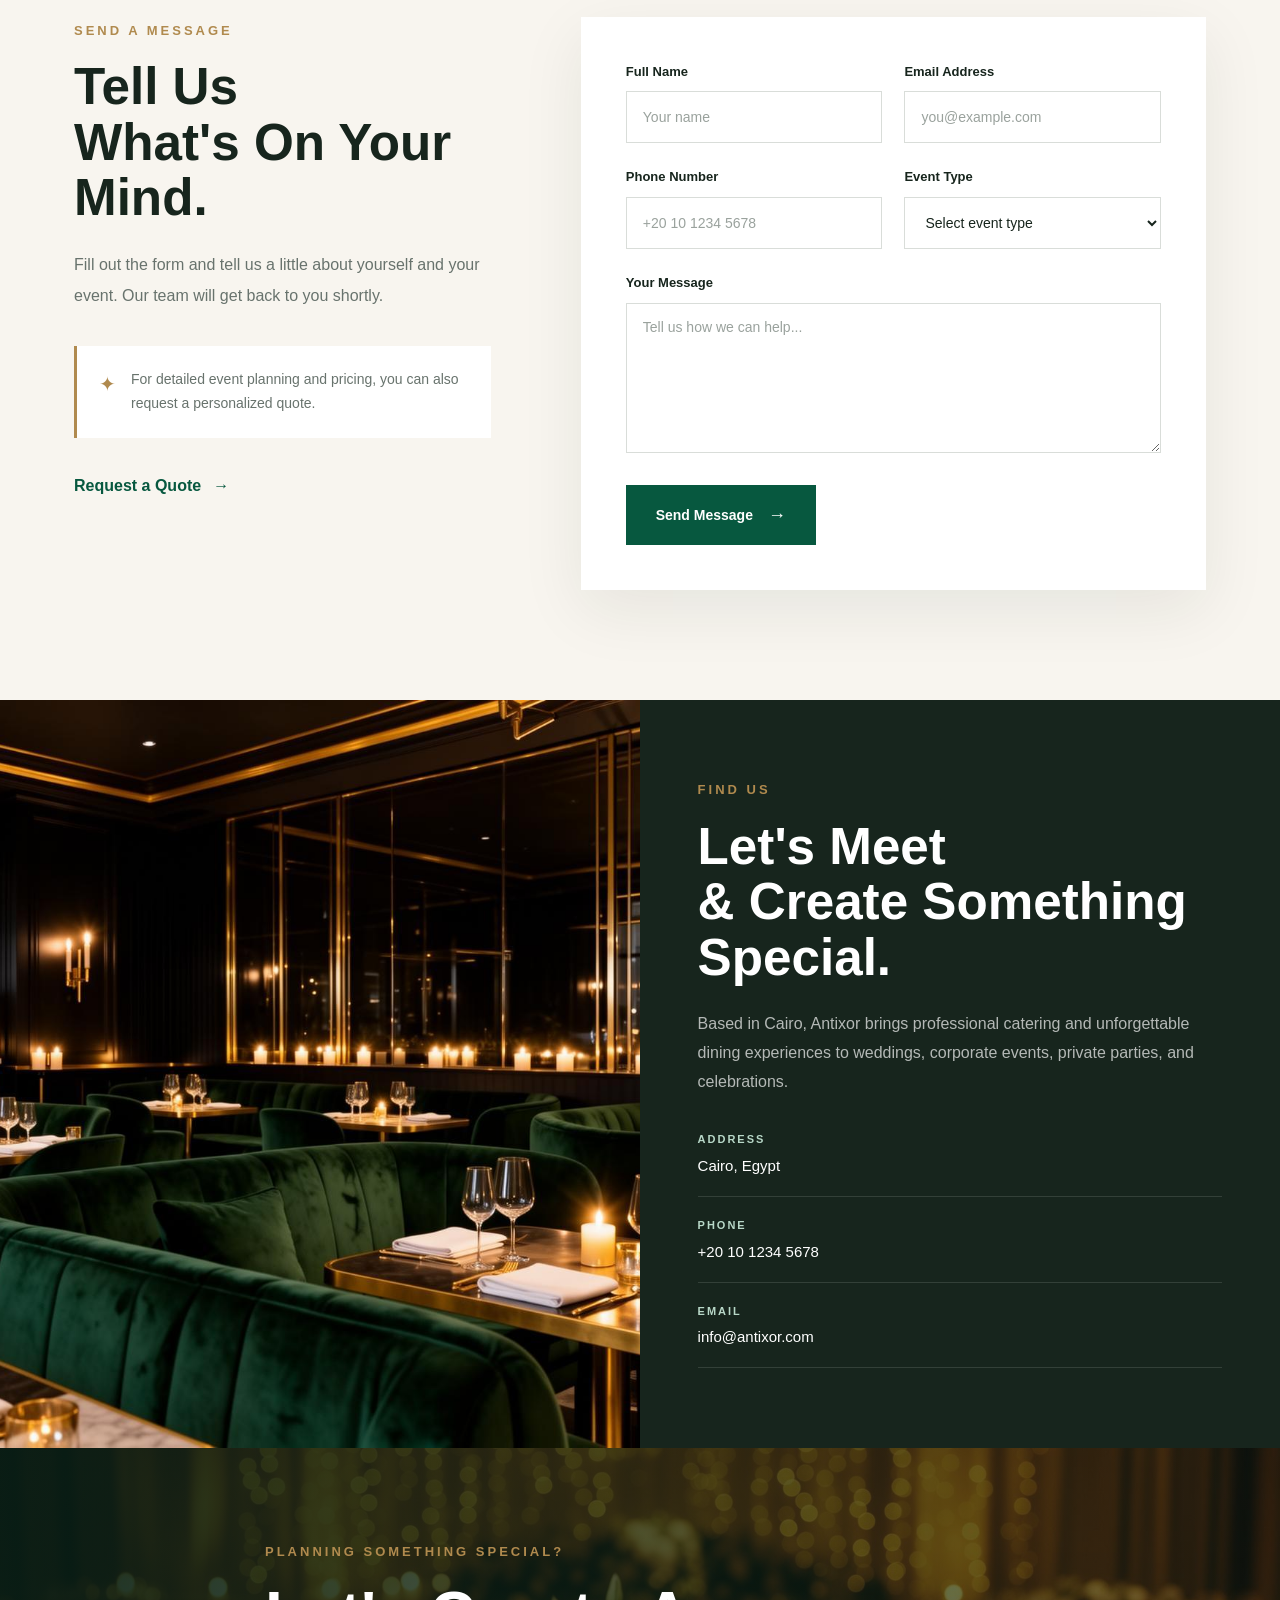
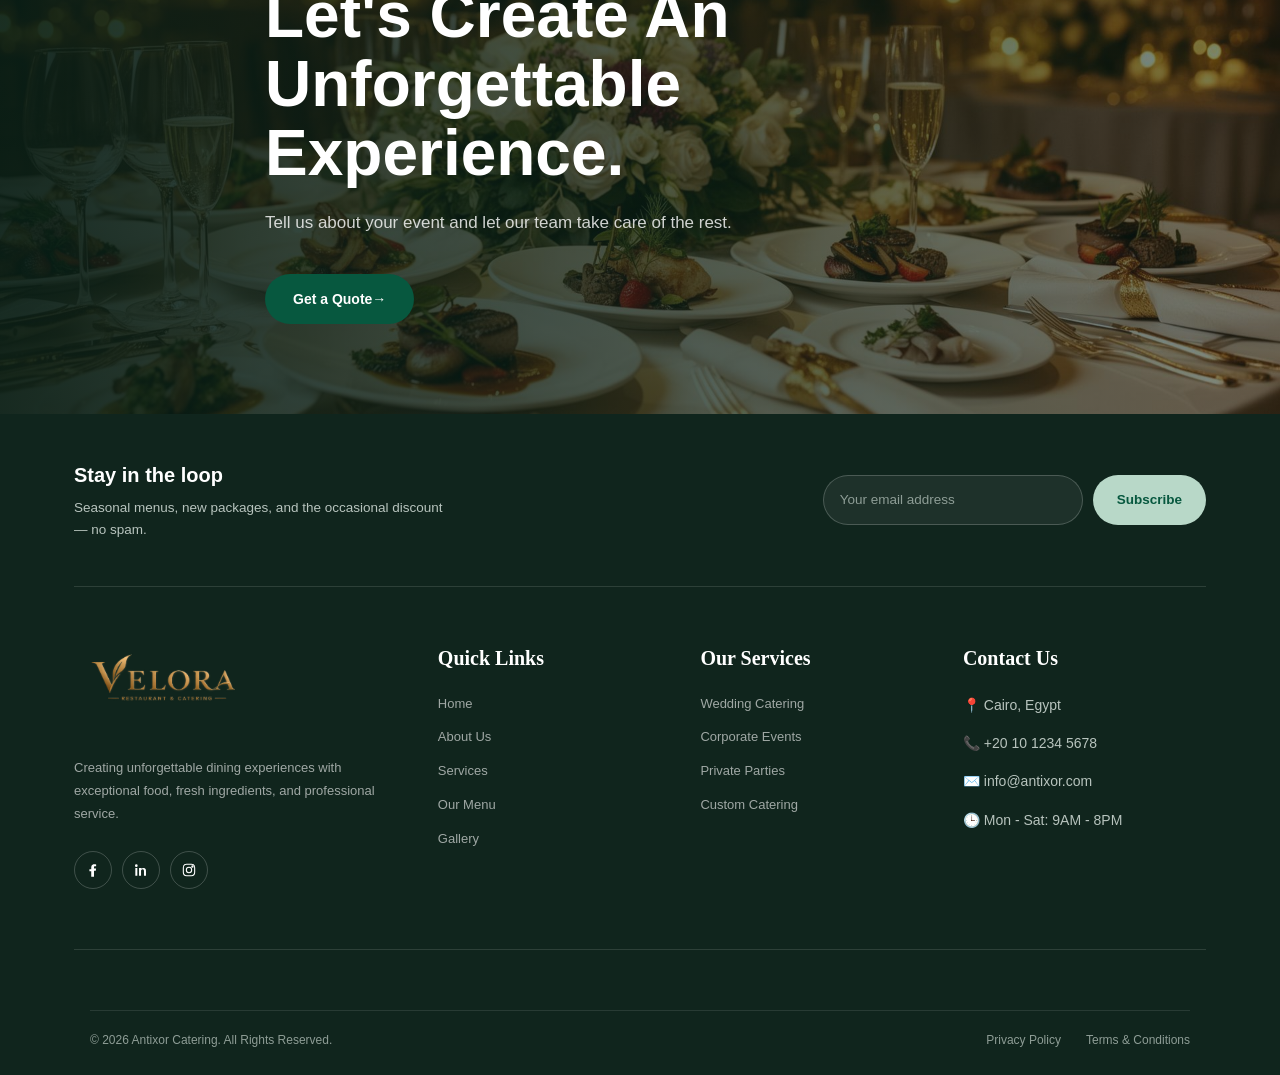
<file: contact.html>
<!DOCTYPE html>
<html lang="en">

<head>
    <meta charset="UTF-8">
    <meta name="viewport" content="width=device-width, initial-scale=1.0">
<link rel="icon" type="image/png" href="img/Velora.png">
    <title>Velora</title>

    <link rel="stylesheet" href="./style.css">
</head>

<body>

    <!-- ================= HEADER ================= -->

    <header class="header" id="siteHeader">
        <nav class="navbar container">

            <a href="index.html" class="velora-logo">
                <img src="img/Velora.png" alt="Antixor Restaurant & Catering">
            </a>
            <ul class="nav-links" id="navLinks">
                <li><a href="index.html">Home</a></li>
                <li><a href="index.html">Services</a></li>
                <li><a href="Explore Our Menu.html">Menu</a></li>
                <li><a href="index.html">About</a></li>
                <li><a href="about.html">Gallery</a></li>
                <li><a href="contact.html">Contact</a></li>
            </ul>

            <div class="nav-actions">

                <div class="nav-search" id="navSearch">
                    <button class="search-btn" id="searchToggle" aria-label="Search">⌕</button>
                    <input type="text" class="search-input" id="searchInput" placeholder="Search the menu...">
                </div>

                <a href="./contact.html" class="quote-btn">
                    Contact US
                </a>

                <button class="menu-toggle" id="menuToggle" aria-label="Menu">
                    <span></span>
                    <span></span>
                    <span></span>
                </button>

            </div>

        </nav>

        <!-- Mobile menu — now matches the desktop nav exactly -->
        <div class="mobile-menu" id="mobileMenu">
             <ul class="nav-links" id="navLinks">
                <li><a href="index.html">Home</a></li>
                <li><a href="index.html">Services</a></li>
                <li><a href="Explore Our Menu.html">Menu</a></li>
                <li><a href="index.html">About</a></li>
                <li><a href="about.html">Gallery</a></li>
                <li><a href="contact.html">Contact</a></li>
            </ul>
            <a href="./contact.html" class="quote-btn mobile-quote-btn">Contact Us</a>
        </div>
    </header>


    <!-- ================= HERO ================= -->

    <section class="contact-hero">

        <div class="contact-hero-overlay"></div>

        <div class="container contact-hero-content reveal">

            <span class="about-label">
                CONTACT ANTIXOR
            </span>

            <h1>
                Let's Talk About<br>
                Your Event.
            </h1>

            <p>
                Have a question, planning an event, or simply
                want to know more about Antixor? We'd love to
                hear from you.
            </p>

        </div>

    </section>


    <!-- ================= CONTACT INFO ================= -->

    <section class="contact-info-section section-padding">

        <div class="container">

            <div class="contact-heading reveal">

                <span class="section-label">
                    GET IN TOUCH
                </span>

                <h2>
                    We'd Love To<br>
                    Hear From You
                </h2>

                <p>
                    Whether you're planning a wedding, corporate
                    event, private celebration, or simply have a
                    question, our team is here to help.
                </p>

            </div>


            <div class="contact-info-grid">

                <div class="contact-info-card reveal">

                    <div class="contact-icon">
                        📍
                    </div>

                    <span>
                        VISIT US
                    </span>

                    <h3>
                        Cairo, Egypt
                    </h3>

                    <p>
                        Our catering team serves events
                        throughout Cairo and surrounding areas.
                    </p>

                </div>


                <div class="contact-info-card reveal">

                    <div class="contact-icon">
                        📞
                    </div>

                    <span>
                        CALL US
                    </span>

                    <h3>
                        +20 10 1234 5678
                    </h3>

                    <p>
                        Give us a call and let's talk about
                        your next event.
                    </p>

                </div>


                <div class="contact-info-card reveal">

                    <div class="contact-icon">
                        ✉
                    </div>

                    <span>
                        EMAIL US
                    </span>

                    <h3>
                        info@antixor.com
                    </h3>

                    <p>
                        Send us your questions and we'll get
                        back to you as soon as possible.
                    </p>

                </div>


                <div class="contact-info-card reveal">

                    <div class="contact-icon">
                        🕒
                    </div>

                    <span>
                        WORKING HOURS
                    </span>

                    <h3>
                        9AM — 8PM
                    </h3>

                    <p>
                        Monday through Saturday.
                        We're here when you need us.
                    </p>

                </div>

            </div>

        </div>

    </section>


    <!-- ================= FORM ================= -->

    <section class="contact-form-section section-padding">

        <div class="container">

            <div class="contact-form-wrapper">

                <div class="contact-form-text reveal">

                    <span class="section-label">
                        SEND A MESSAGE
                    </span>

                    <h2>
                        Tell Us<br>
                        What's On Your Mind.
                    </h2>

                    <p>
                        Fill out the form and tell us a little
                        about yourself and your event. Our team
                        will get back to you shortly.
                    </p>

                    <div class="contact-form-note">

                        <span>✦</span>

                        <p>
                            For detailed event planning and
                            pricing, you can also request a
                            personalized quote.
                        </p>

                    </div>

                    <a href="quote.html" class="contact-quote-link">
                        Request a Quote
                        <span>→</span>
                    </a>

                </div>


                <form class="contact-form reveal">

                    <div class="contact-form-row">

                        <div class="contact-field">

                            <label for="contact-name">
                                Full Name
                            </label>

                            <input type="text" id="contact-name" name="name" placeholder="Your name" required>

                        </div>


                        <div class="contact-field">

                            <label for="contact-email">
                                Email Address
                            </label>

                            <input type="email" id="contact-email" name="email" placeholder="you@example.com" required>

                        </div>

                    </div>


                    <div class="contact-form-row">

                        <div class="contact-field">

                            <label for="contact-phone">
                                Phone Number
                            </label>

                            <input type="tel" id="contact-phone" name="phone" placeholder="+20 10 1234 5678">

                        </div>


                        <div class="contact-field">

                            <label for="contact-event">
                                Event Type
                            </label>

                            <select id="contact-event" name="event" required>

                                <option value="">
                                    Select event type
                                </option>

                                <option value="wedding">
                                    Wedding
                                </option>

                                <option value="corporate">
                                    Corporate Event
                                </option>

                                <option value="private">
                                    Private Party
                                </option>

                                <option value="custom">
                                    Custom Catering
                                </option>

                                <option value="other">
                                    Other
                                </option>

                            </select>

                        </div>

                    </div>


                    <div class="contact-field">

                        <label for="contact-message">
                            Your Message
                        </label>

                        <textarea id="contact-message" name="message" rows="7" placeholder="Tell us how we can help..."
                            required></textarea>

                    </div>


                    <button type="submit" class="contact-submit">
                        Send Message
                        <span>→</span>
                    </button>

                </form>

            </div>

        </div>

    </section>


    <!-- ================= MAP / LOCATION ================= -->

    <section class="contact-location">

        <div class="contact-location-image">

            <img src="img/Contact3.jpg" alt="Antixor Location">

        </div>

        <div class="contact-location-content">

            <span class="section-label">
                FIND US
            </span>

            <h2>
                Let's Meet<br>
                & Create Something Special.
            </h2>

            <p>
                Based in Cairo, Antixor brings professional
                catering and unforgettable dining experiences
                to weddings, corporate events, private parties,
                and celebrations.
            </p>

            <div class="location-details">

                <div>
                    <strong>Address</strong>
                    <span>Cairo, Egypt</span>
                </div>

                <div>
                    <strong>Phone</strong>
                    <span>+20 10 1234 5678</span>
                </div>

                <div>
                    <strong>Email</strong>
                    <span>info@antixor.com</span>
                </div>

            </div>

        </div>

    </section>


    <!-- ================= CTA ================= -->

    <section class="contact-cta">

        <div class="contact-cta-overlay"></div>

        <div class="container contact-cta-content reveal">

            <span class="about-label">
                PLANNING SOMETHING SPECIAL?
            </span>

            <h2>
                Let's Create An<br>
                Unforgettable Experience.
            </h2>

            <p>
                Tell us about your event and let our team
                take care of the rest.
            </p>

            <a href="quote.html" class="btn-primary">
                Get a Quote
                <span>→</span>
            </a>

        </div>

    </section>


    <!-- ================= FOOTER ================= -->
    <footer class="footer">

        <div class="container">

            <!-- Newsletter -->
            <div class="footer-newsletter">
                <div>
                    <h3>Stay in the loop</h3>
                    <p>Seasonal menus, new packages, and the occasional discount — no spam.</p>
                </div>

                <form class="newsletter-form" id="newsletterForm">
                    <input type="email" id="newsletterEmail" placeholder="Your email address" required>
                    <button type="submit">Subscribe</button>
                </form>
            </div>

            <div class="footer-grid">

                <div class="footer-brand">

                    <a href="index.html" class="footer-logo">
                        <img src="img/Velora.png" alt="Antixor Restaurant & Catering">
                    </a>


                    <p>
                        Creating unforgettable dining experiences
                        with exceptional food, fresh ingredients,
                        and professional service.
                    </p>

                    <div class="footer-socials">
                        <a href="#" aria-label="Facebook">
                            <svg viewBox="0 0 24 24" fill="currentColor">
                                <path
                                    d="M13.5 21v-8h2.7l.4-3.1h-3.1V8c0-.9.25-1.5 1.55-1.5H16.7V3.7C16.35 3.65 15.2 3.5 13.9 3.5c-2.7 0-4.55 1.65-4.55 4.7v2.7H6.6V14h2.75v8h4.15Z" />
                            </svg>
                        </a>
                        <a href="#" aria-label="LinkedIn">
                            <svg viewBox="0 0 24 24" fill="currentColor">
                                <path
                                    d="M4.98 3.5a2 2 0 1 1 0 4 2 2 0 0 1 0-4ZM3.5 9h3v11.5h-3V9Zm6.6 0h2.87v1.57h.04c.4-.76 1.38-1.57 2.85-1.57 3.05 0 3.6 2 3.6 4.6v6.9h-3v-6.12c0-1.46-.03-3.34-2.04-3.34-2.04 0-2.35 1.6-2.35 3.24v6.22h-3V9Z" />
                            </svg>
                        </a>
                        <a href="#" aria-label="Instagram">
                            <svg viewBox="0 0 24 24" fill="none" stroke="currentColor" stroke-width="1.6">
                                <rect x="3.5" y="3.5" width="17" height="17" rx="5" />
                                <circle cx="12" cy="12" r="4" />
                                <circle cx="17.2" cy="6.8" r="1" />
                            </svg>
                        </a>
                    </div>

                </div>


                <div class="footer-column">

                    <h3>Quick Links</h3>

                    <ul>
                        <li><a href="index.html">Home</a></li>
                        <li><a href="index.html#about">About Us</a></li>
                        <li><a href="index.html#services">Services</a></li>
                        <li><a href="menu.html">Our Menu</a></li>
                        <li><a href="./gallery.html">Gallery</a></li>
                    </ul>

                </div>


                <div class="footer-column">

                    <h3>Our Services</h3>

                    <ul>
                        <li><a href="wedding.html">Wedding Catering</a></li>
                        <li><a href="corporate.html">Corporate Events</a></li>
                        <li><a href="private-parties.html">Private Parties</a></li>
                        <li><a href="custom-catering.html">Custom Catering</a></li>
                    </ul>

                </div>


                <div class="footer-column">

                    <h3>Contact Us</h3>

                    <ul class="footer-contact">
                        <li>📍 Cairo, Egypt</li>
                        <li>📞 +20 10 1234 5678</li>
                        <li>✉️ info@antixor.com</li>
                        <li>🕒 Mon - Sat: 9AM - 8PM</li>
                    </ul>

                </div>

            </div>


            <div class="footer-bottom">

                <p>
                    © 2026 Antixor Catering. All Rights Reserved.
                </p>

                <div>
                    <a href="#">Privacy Policy</a>
                    <a href="#">Terms & Conditions</a>
                </div>

            </div>

        </div>

    </footer>

    <!-- Only one back-to-top button now -->
    <button class="back-to-top" id="backToTop" aria-label="Back to top">
        <svg viewBox="0 0 24 24" fill="none" stroke="currentColor" stroke-width="2">
            <path d="M12 19V5M5 12l7-7 7 7" />
        </svg>
    </button>

    <script src="script.js"></script>

</body>

</html>
</file>
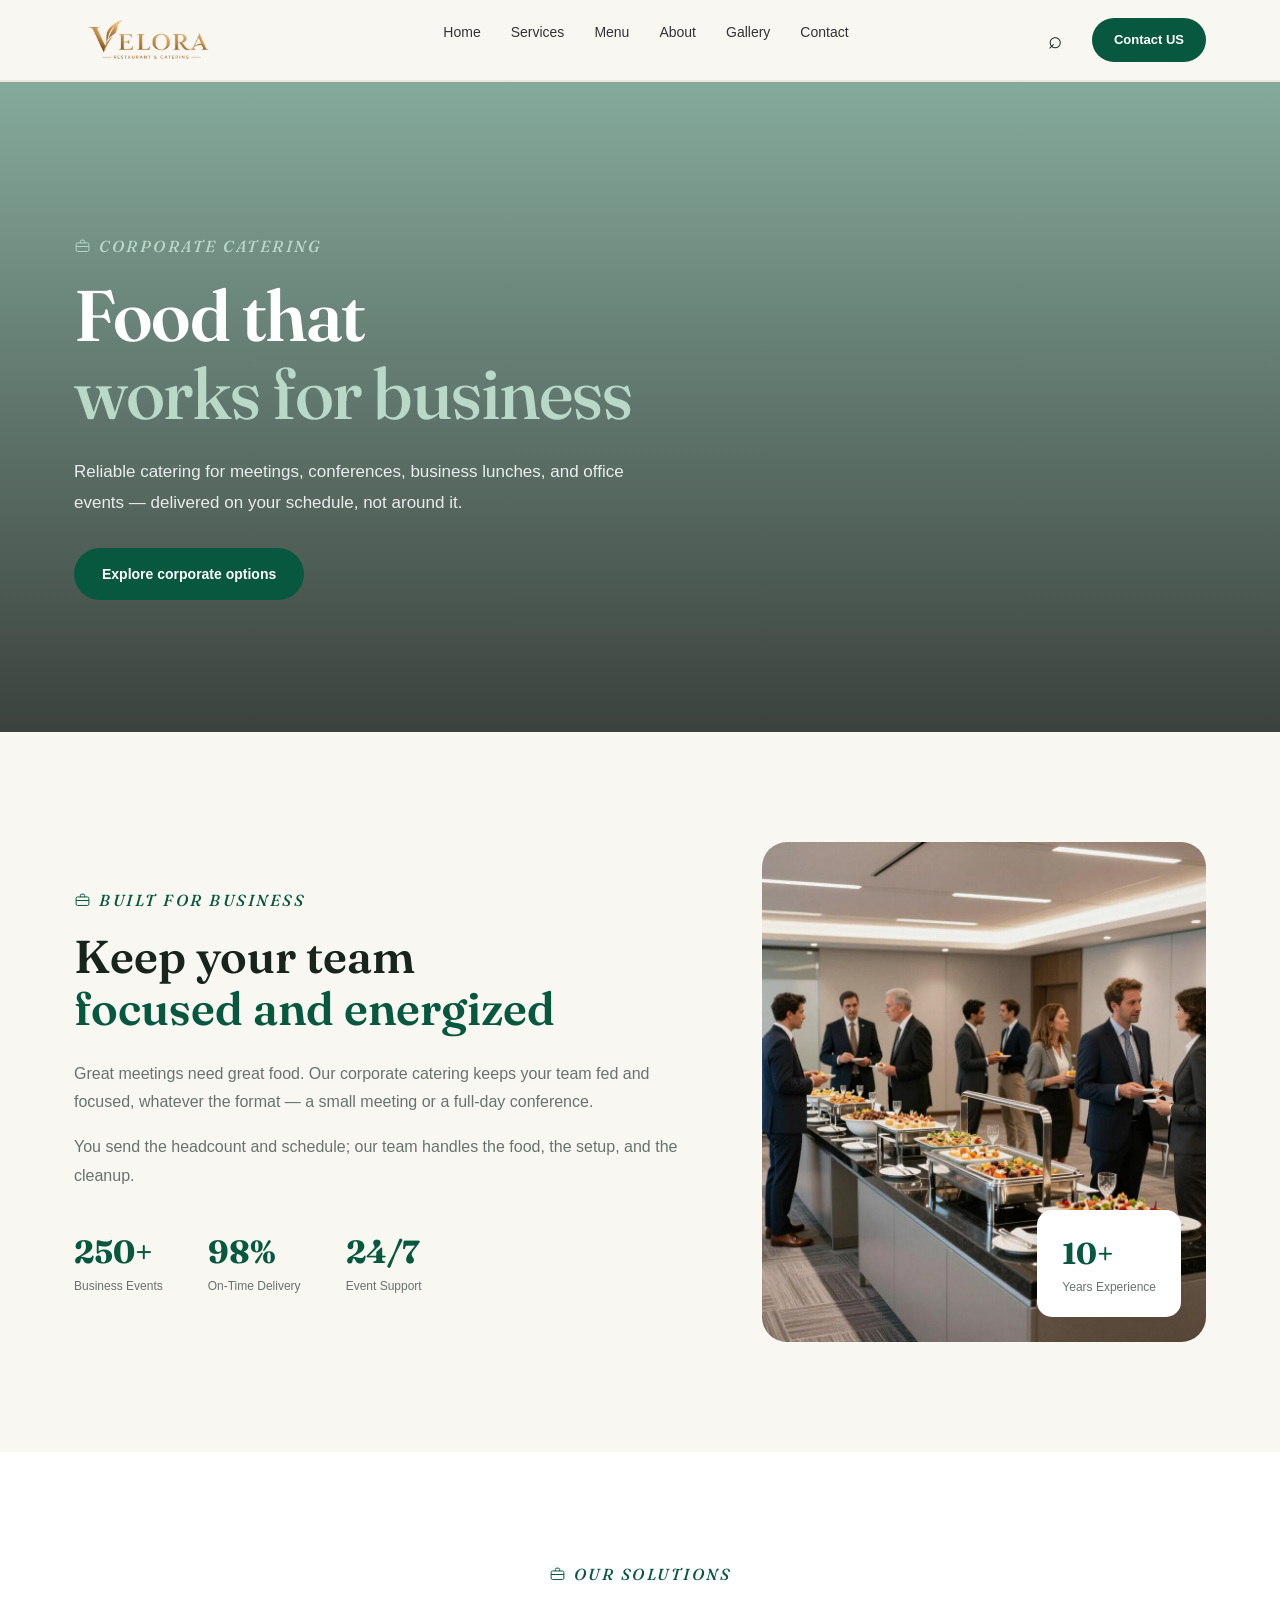
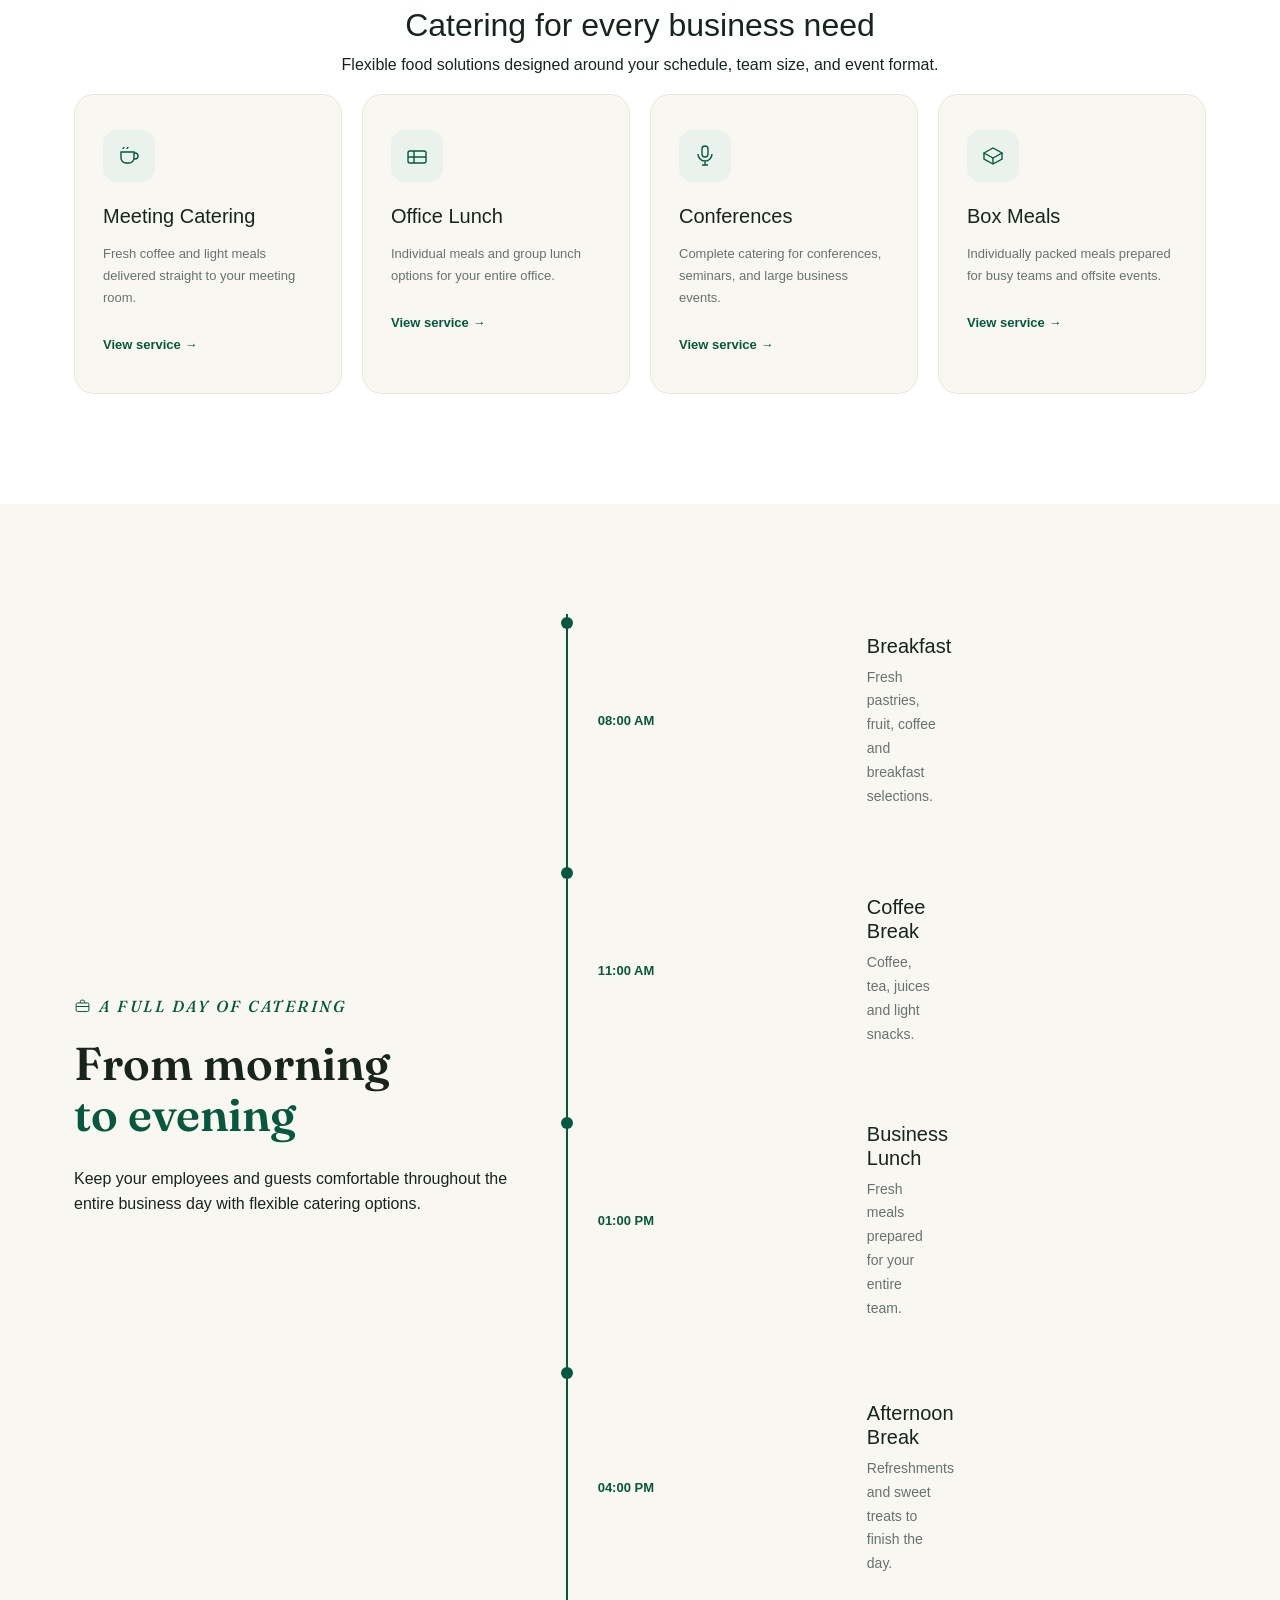
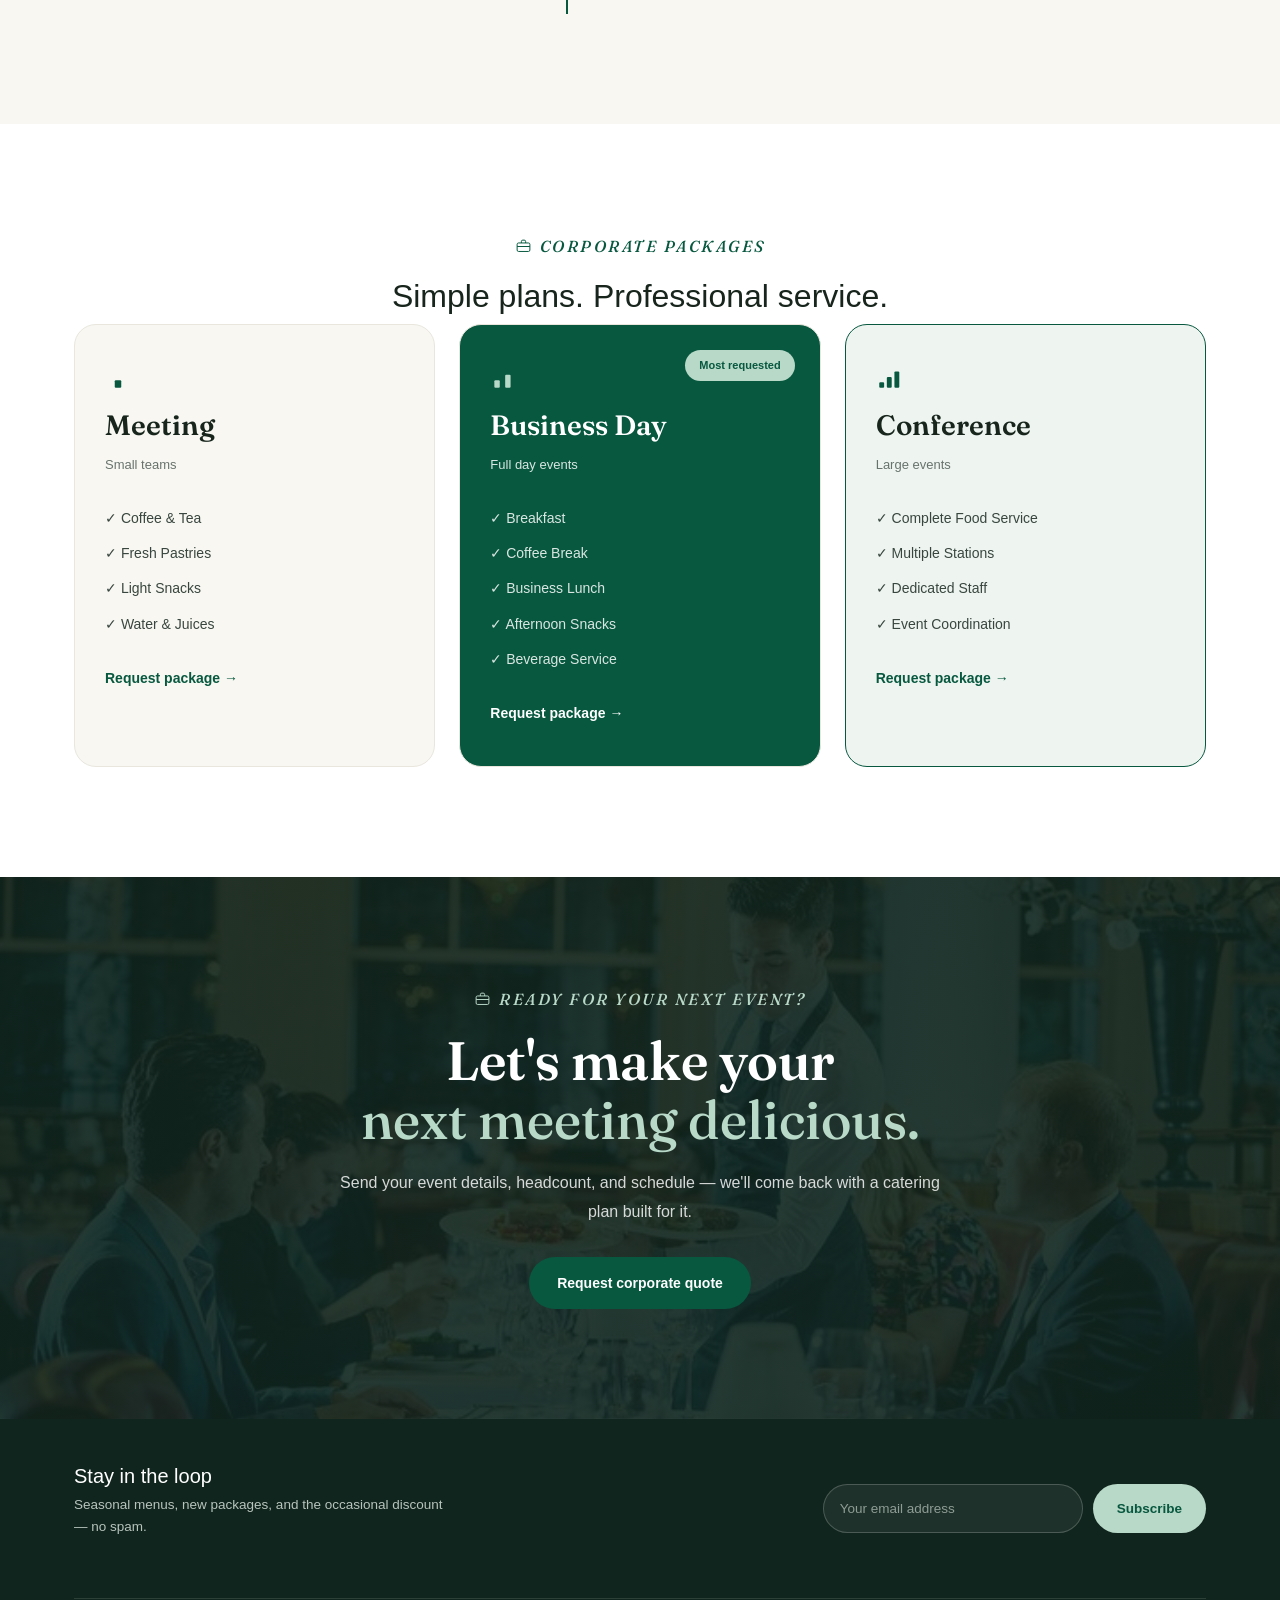
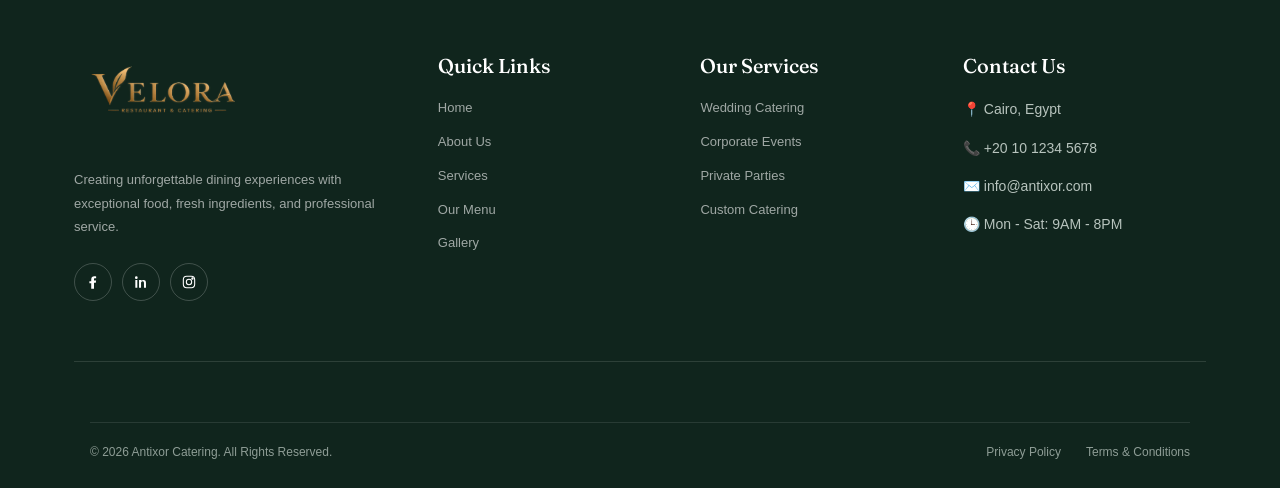
<file: corporate.html>
<!DOCTYPE html>
<html lang="en">

<head>

    <meta charset="UTF-8">
    <meta name="viewport" content="width=device-width, initial-scale=1.0">

   <link rel="icon" type="image/png" href="img/Velora.png">
    <title>Velora</title>

    <link href="https://cdn.jsdelivr.net/npm/bootstrap@5.3.3/dist/css/bootstrap.min.css" rel="stylesheet">

    <link rel="preconnect" href="https://fonts.googleapis.com">
    <link rel="preconnect" href="https://fonts.gstatic.com" crossorigin>
    <link href="https://fonts.googleapis.com/css2?family=Fraunces:ital,wght@0,500;0,600;1,500&display=swap"
        rel="stylesheet">

    <link rel="stylesheet" href="./style.css">

</head>

<body>


    <!-- NAVBAR -->

    <header class="header" id="siteHeader">
        <nav class="navbar container">

            <a href="index.html" class="velora-logo">
                <img src="img/Velora.png" alt="Antixor Restaurant & Catering">
            </a>

            <ul class="nav-links" id="navLinks">
                <li><a href="index.html">Home</a></li>
                <li><a href="index.html#services">Services</a></li>
                <li><a href="menu.html">Menu</a></li>
                <li><a href="index.html#about">About</a></li>
                <li><a href="./gallery.html">Gallery</a></li>
                <li><a href="./contact.html">Contact</a></li>
            </ul>

            <div class="nav-actions">

                <div class="nav-search" id="navSearch">
                    <button class="search-btn" id="searchToggle" aria-label="Search">⌕</button>
                    <input type="text" class="search-input" id="searchInput" placeholder="Search the menu...">
                </div>

                <a href="./contact.html" class="quote-btn">
                    Contact US
                </a>

                <button class="menu-toggle" id="menuToggle" aria-label="Menu">
                    <span></span>
                    <span></span>
                    <span></span>
                </button>

            </div>

        </nav>

        <!-- Mobile menu — matches desktop nav exactly, no dead #8/#9 anchors -->
        <div class="mobile-menu" id="mobileMenu">
              <ul class="nav-links" id="navLinks">
                <li><a href="index.html">Home</a></li>
                <li><a href="index.html">Services</a></li>
                <li><a href="Explore Our Menu.html">Menu</a></li>
                <li><a href="index.html">About</a></li>
                <li><a href="about.html">Gallery</a></li>
                <li><a href="contact.html">Contact</a></li>
            </ul>
            <a href="./contact.html" class="quote-btn mobile-quote-btn">Contact Us</a>
        </div>
    </header>

    <!-- CORPORATE HERO -->

    <section class="corporate-hero">

        <video class="corporate-hero-video" autoplay muted loop playsinline>
            <source src="video/corporate-events.mp4" type="video/mp4">
            Your browser does not support the video tag.
        </video>

        <div class="corporate-overlay"></div>

        <div class="container corporate-hero-content">

            <span class="corporate-kicker">
                <svg viewBox="0 0 24 24">
                    <path d="M9 7V5a2 2 0 0 1 2-2h2a2 2 0 0 1 2 2v2" />
                    <rect x="3" y="7" width="18" height="12" rx="2" />
                    <path d="M3 12h18" />
                </svg>
                Corporate catering
            </span>

            <h1>
                Food that
                <strong>works for business</strong>
            </h1>

            <p>
                Reliable catering for meetings, conferences, business
                lunches, and office events — delivered on your schedule,
                not around it.
            </p>

            <a href="#corporate-packages" class="corporate-btn">
                Explore corporate options
            </a>

        </div>

    </section>

    <!-- INTRO -->

    <section class="corporate-intro reveal">

        <div class="container">

            <div class="row align-items-center g-5">

                <div class="col-lg-7">

                    <span class="corporate-kicker corporate-kicker--dark">
                        <svg viewBox="0 0 24 24">
                            <path d="M9 7V5a2 2 0 0 1 2-2h2a2 2 0 0 1 2 2v2" />
                            <rect x="3" y="7" width="18" height="12" rx="2" />
                            <path d="M3 12h18" />
                        </svg>
                        Built for business
                    </span>

                    <h2 class="corporate-title">
                        Keep your team
                        <span>focused and energized</span>
                    </h2>

                    <p>
                        Great meetings need great food. Our corporate catering
                        keeps your team fed and focused, whatever the format —
                        a small meeting or a full-day conference.
                    </p>

                    <p>
                        You send the headcount and schedule; our team handles
                        the food, the setup, and the cleanup.
                    </p>

                    <div class="corporate-numbers">

                        <div>
                            <strong>250+</strong>
                            <span>Business Events</span>
                        </div>

                        <div>
                            <strong>98%</strong>
                            <span>On-Time Delivery</span>
                        </div>

                        <div>
                            <strong>24/7</strong>
                            <span>Event Support</span>
                        </div>

                    </div>

                </div>


                <div class="col-lg-5">

                    <div class="corporate-image">

                        <img src="img/gXGGMJ_CXirB6Cn0TA1b5zEzGOjDA8r-bfOjKgBDBTXIY7j_NADs4XcBsmUeU9wSYW6wiVhrgyl7hkhanXQuGk7bNh8Fb6Zix1qr6b_eXmV-Da_W4dsvyl_czRC2aoWmQ-WYR0D8KnqUK3n_UzRfZ8g_mxKxlU2qE5VplrOX0MZ_oRqYMG8ShaU9_yhKNPDx.jpg"
                            alt="Corporate Meeting Catering">

                        <div class="corporate-image-badge">

                            <strong>10+</strong>
                            <span>Years Experience</span>

                        </div>

                    </div>

                </div>

            </div>

        </div>

    </section>


    <!-- SERVICES -->

    <section class="corporate-solutions reveal">

        <div class="container">

            <div class="section-heading text-center mx-auto">

                <span class="corporate-kicker corporate-kicker--dark" style="justify-content:center;">
                    <svg viewBox="0 0 24 24">
                        <path d="M9 7V5a2 2 0 0 1 2-2h2a2 2 0 0 1 2 2v2" />
                        <rect x="3" y="7" width="18" height="12" rx="2" />
                        <path d="M3 12h18" />
                    </svg>
                    Our solutions
                </span>

                <h2>
                    Catering for
                    <span>every business need</span>
                </h2>

                <p>
                    Flexible food solutions designed around your
                    schedule, team size, and event format.
                </p>

            </div>


            <div class="corporate-services">

                <div class="corporate-service">

                    <div class="corporate-service-icon">
                        <svg viewBox="0 0 24 24">
                            <path d="M4 8h13v6a5 5 0 0 1-5 5H9a5 5 0 0 1-5-5V8Z" />
                            <path d="M17 9h1a3 3 0 0 1 0 6h-1" />
                            <path d="M7 3c0 1-1 1-1 2M11 3c0 1-1 1-1 2" />
                        </svg>
                    </div>

                    <h3>Meeting Catering</h3>

                    <p>
                        Fresh coffee and light meals delivered
                        straight to your meeting room.
                    </p>

                    <a href="#">
                        View service →
                    </a>

                </div>


                <div class="corporate-service">

                    <div class="corporate-service-icon">
                        <svg viewBox="0 0 24 24">
                            <rect x="3" y="7" width="18" height="12" rx="2" />
                            <path d="M3 13h18M9 7v12" />
                        </svg>
                    </div>

                    <h3>Office Lunch</h3>

                    <p>
                        Individual meals and group lunch options
                        for your entire office.
                    </p>

                    <a href="#">
                        View service →
                    </a>

                </div>


                <div class="corporate-service">

                    <div class="corporate-service-icon">
                        <svg viewBox="0 0 24 24">
                            <rect x="9" y="2" width="6" height="11" rx="3" />
                            <path d="M5 10a7 7 0 0 0 14 0M12 17v4M9 21h6" />
                        </svg>
                    </div>

                    <h3>Conferences</h3>

                    <p>
                        Complete catering for conferences,
                        seminars, and large business events.
                    </p>

                    <a href="#">
                        View service →
                    </a>

                </div>


                <div class="corporate-service">

                    <div class="corporate-service-icon">
                        <svg viewBox="0 0 24 24">
                            <path d="M3 9l9-5 9 5-9 5-9-5Z" />
                            <path d="M3 9v6l9 5 9-5V9" />
                            <path d="M12 14v6" />
                        </svg>
                    </div>

                    <h3>Box Meals</h3>

                    <p>
                        Individually packed meals prepared for
                        busy teams and offsite events.
                    </p>

                    <a href="#">
                        View service →
                    </a>

                </div>

            </div>

        </div>

    </section>


    <!-- DAILY SCHEDULE -->

    <section class="corporate-day reveal">

        <div class="container">

            <div class="row g-5 align-items-center">

                <div class="col-lg-5">

                    <span class="corporate-kicker corporate-kicker--dark">
                        <svg viewBox="0 0 24 24">
                            <path d="M9 7V5a2 2 0 0 1 2-2h2a2 2 0 0 1 2 2v2" />
                            <rect x="3" y="7" width="18" height="12" rx="2" />
                            <path d="M3 12h18" />
                        </svg>
                        A full day of catering
                    </span>

                    <h2 class="corporate-title">
                        From morning
                        <span>to evening</span>
                    </h2>

                    <p>
                        Keep your employees and guests comfortable
                        throughout the entire business day with
                        flexible catering options.
                    </p>

                </div>


                <div class="col-lg-7">

                    <div class="corporate-timeline">

                        <div class="timeline-item">

                            <span>08:00 AM</span>

                            <div>
                                <h3>Breakfast</h3>
                                <p>
                                    Fresh pastries, fruit, coffee
                                    and breakfast selections.
                                </p>
                            </div>

                        </div>


                        <div class="timeline-item">

                            <span>11:00 AM</span>

                            <div>
                                <h3>Coffee Break</h3>
                                <p>
                                    Coffee, tea, juices and
                                    light snacks.
                                </p>
                            </div>

                        </div>


                        <div class="timeline-item">

                            <span>01:00 PM</span>

                            <div>
                                <h3>Business Lunch</h3>
                                <p>
                                    Fresh meals prepared for
                                    your entire team.
                                </p>
                            </div>

                        </div>


                        <div class="timeline-item">

                            <span>04:00 PM</span>

                            <div>
                                <h3>Afternoon Break</h3>
                                <p>
                                    Refreshments and sweet treats
                                    to finish the day.
                                </p>
                            </div>

                        </div>

                    </div>

                </div>

            </div>

        </div>

    </section>


    <!-- PACKAGES -->

    <section class="corporate-packages reveal" id="corporate-packages">

        <div class="container">

            <div class="section-heading text-center mx-auto">

                <span class="corporate-kicker corporate-kicker--dark" style="justify-content:center;">
                    <svg viewBox="0 0 24 24">
                        <path d="M9 7V5a2 2 0 0 1 2-2h2a2 2 0 0 1 2 2v2" />
                        <rect x="3" y="7" width="18" height="12" rx="2" />
                        <path d="M3 12h18" />
                    </svg>
                    Corporate packages
                </span>

                <h2>
                    Simple plans.
                    <span>Professional service.</span>
                </h2>

            </div>


            <div class="row g-4">

                <div class="col-lg-4">

                    <div class="corporate-package">

                        <div class="scale-icons">
                            <svg viewBox="0 0 24 24">
                                <rect x="9" y="14" width="6" height="7" rx="1" />
                            </svg>
                        </div>

                        <h3>Meeting</h3>

                        <strong>Small teams</strong>

                        <ul>
                            <li>✓ Coffee & Tea</li>
                            <li>✓ Fresh Pastries</li>
                            <li>✓ Light Snacks</li>
                            <li>✓ Water & Juices</li>
                        </ul>

                        <a href="#">
                            Request package →
                        </a>

                    </div>

                </div>


                <div class="col-lg-4">

                    <div class="corporate-package corporate-featured">

                        <span class="corporate-package-badge">
                            Most requested
                        </span>

                        <div class="scale-icons">
                            <svg viewBox="0 0 24 24">
                                <rect x="4" y="14" width="5" height="7" rx="1" />
                                <rect x="14" y="9" width="5" height="12" rx="1" />
                            </svg>
                        </div>

                        <h3>Business Day</h3>

                        <strong>Full day events</strong>

                        <ul>
                            <li>✓ Breakfast</li>
                            <li>✓ Coffee Break</li>
                            <li>✓ Business Lunch</li>
                            <li>✓ Afternoon Snacks</li>
                            <li>✓ Beverage Service</li>
                        </ul>

                        <a href="#">
                            Request package →
                        </a>

                    </div>

                </div>


                <div class="col-lg-4">

                    <div class="corporate-package corporate-package--large">

                        <div class="scale-icons">
                            <svg viewBox="0 0 24 24">
                                <rect x="3" y="16" width="4.5" height="5" rx="1" />
                                <rect x="10" y="11" width="4.5" height="10" rx="1" />
                                <rect x="17" y="6" width="4.5" height="15" rx="1" />
                            </svg>
                        </div>

                        <h3>Conference</h3>

                        <strong>Large events</strong>

                        <ul>
                            <li>✓ Complete Food Service</li>
                            <li>✓ Multiple Stations</li>
                            <li>✓ Dedicated Staff</li>
                            <li>✓ Event Coordination</li>
                        </ul>

                        <a href="#">
                            Request package →
                        </a>

                    </div>

                </div>

            </div>

        </div>

    </section>


    <!-- CTA -->

    <section class="corporate-cta">

        <div class="container">

            <div class="corporate-cta-content">

                <span class="corporate-kicker" style="justify-content:center;">
                    <svg viewBox="0 0 24 24">
                        <path d="M9 7V5a2 2 0 0 1 2-2h2a2 2 0 0 1 2 2v2" />
                        <rect x="3" y="7" width="18" height="12" rx="2" />
                        <path d="M3 12h18" />
                    </svg>
                    Ready for your next event?
                </span>

                <h2>
                    Let's make your
                    <strong>next meeting delicious.</strong>
                </h2>

                <p>
                    Send your event details, headcount, and schedule —
                    we'll come back with a catering plan built for it.
                </p>

                <a href="./quote.html" class="corporate-btn">
                    Request corporate quote
                </a>

            </div>

        </div>

    </section>


    <!-- FOOTER -->
    <footer class="footer">

        <div class="container">

            <!-- Newsletter -->
            <div class="footer-newsletter">
                <div>
                    <h3>Stay in the loop</h3>
                    <p>Seasonal menus, new packages, and the occasional discount — no spam.</p>
                </div>

                <form class="newsletter-form" id="newsletterForm">
                    <input type="email" id="newsletterEmail" placeholder="Your email address" required>
                    <button type="submit">Subscribe</button>
                </form>
            </div>

            <div class="footer-grid">

                <div class="footer-brand">

                    <a href="index.html" class="footer-logo">
                        <img src="img/Velora.png" alt="Antixor Restaurant & Catering">
                    </a>


                    <p>
                        Creating unforgettable dining experiences
                        with exceptional food, fresh ingredients,
                        and professional service.
                    </p>

                    <div class="footer-socials">
                        <a href="#" aria-label="Facebook">
                            <svg viewBox="0 0 24 24" fill="currentColor">
                                <path
                                    d="M13.5 21v-8h2.7l.4-3.1h-3.1V8c0-.9.25-1.5 1.55-1.5H16.7V3.7C16.35 3.65 15.2 3.5 13.9 3.5c-2.7 0-4.55 1.65-4.55 4.7v2.7H6.6V14h2.75v8h4.15Z" />
                            </svg>
                        </a>
                        <a href="#" aria-label="LinkedIn">
                            <svg viewBox="0 0 24 24" fill="currentColor">
                                <path
                                    d="M4.98 3.5a2 2 0 1 1 0 4 2 2 0 0 1 0-4ZM3.5 9h3v11.5h-3V9Zm6.6 0h2.87v1.57h.04c.4-.76 1.38-1.57 2.85-1.57 3.05 0 3.6 2 3.6 4.6v6.9h-3v-6.12c0-1.46-.03-3.34-2.04-3.34-2.04 0-2.35 1.6-2.35 3.24v6.22h-3V9Z" />
                            </svg>
                        </a>
                        <a href="#" aria-label="Instagram">
                            <svg viewBox="0 0 24 24" fill="none" stroke="currentColor" stroke-width="1.6">
                                <rect x="3.5" y="3.5" width="17" height="17" rx="5" />
                                <circle cx="12" cy="12" r="4" />
                                <circle cx="17.2" cy="6.8" r="1" />
                            </svg>
                        </a>
                    </div>

                </div>


                <div class="footer-column">

                    <h3>Quick Links</h3>

                    <ul>
                        <li><a href="index.html">Home</a></li>
                        <li><a href="index.html#about">About Us</a></li>
                        <li><a href="index.html#services">Services</a></li>
                        <li><a href="menu.html">Our Menu</a></li>
                        <li><a href="./gallery.html">Gallery</a></li>
                    </ul>

                </div>


                <div class="footer-column">

                    <h3>Our Services</h3>

                    <ul>
                        <li><a href="wedding.html">Wedding Catering</a></li>
                        <li><a href="corporate.html">Corporate Events</a></li>
                        <li><a href="private-parties.html">Private Parties</a></li>
                        <li><a href="custom-catering.html">Custom Catering</a></li>
                    </ul>

                </div>


                <div class="footer-column">

                    <h3>Contact Us</h3>

                    <ul class="footer-contact">
                        <li>📍 Cairo, Egypt</li>
                        <li>📞 +20 10 1234 5678</li>
                        <li>✉️ info@antixor.com</li>
                        <li>🕒 Mon - Sat: 9AM - 8PM</li>
                    </ul>

                </div>

            </div>


            <div class="footer-bottom">

                <p>
                    © 2026 Antixor Catering. All Rights Reserved.
                </p>

                <div>
                    <a href="#">Privacy Policy</a>
                    <a href="#">Terms & Conditions</a>
                </div>

            </div>

        </div>

    </footer>

    <!-- Only one back-to-top button now -->
    <button class="back-to-top" id="backToTop" aria-label="Back to top">
        <svg viewBox="0 0 24 24" fill="none" stroke="currentColor" stroke-width="2">
            <path d="M12 19V5M5 12l7-7 7 7" />
        </svg>
    </button>

    <script src="https://cdn.jsdelivr.net/npm/bootstrap@5.3.3/dist/js/bootstrap.bundle.min.js"></script>
    <script src="./script.js"></script>

</body>

</html>
</file>
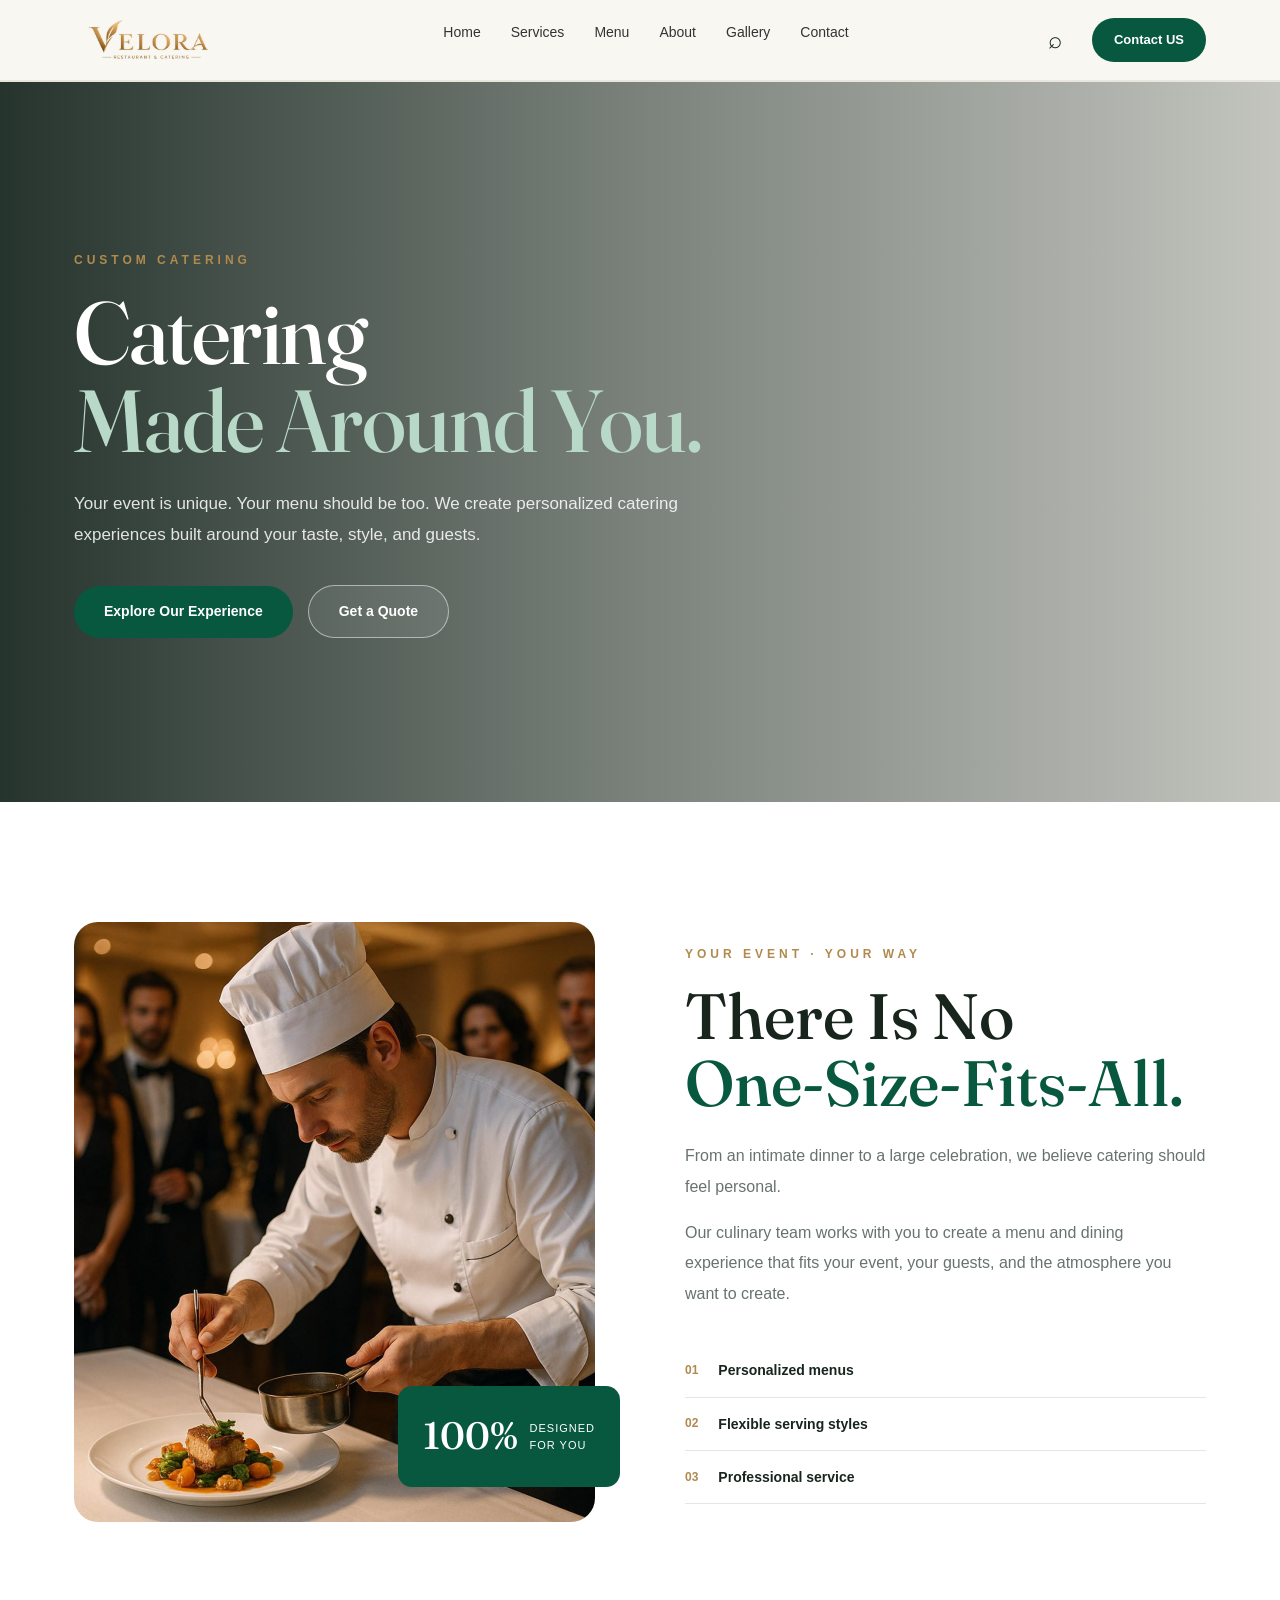
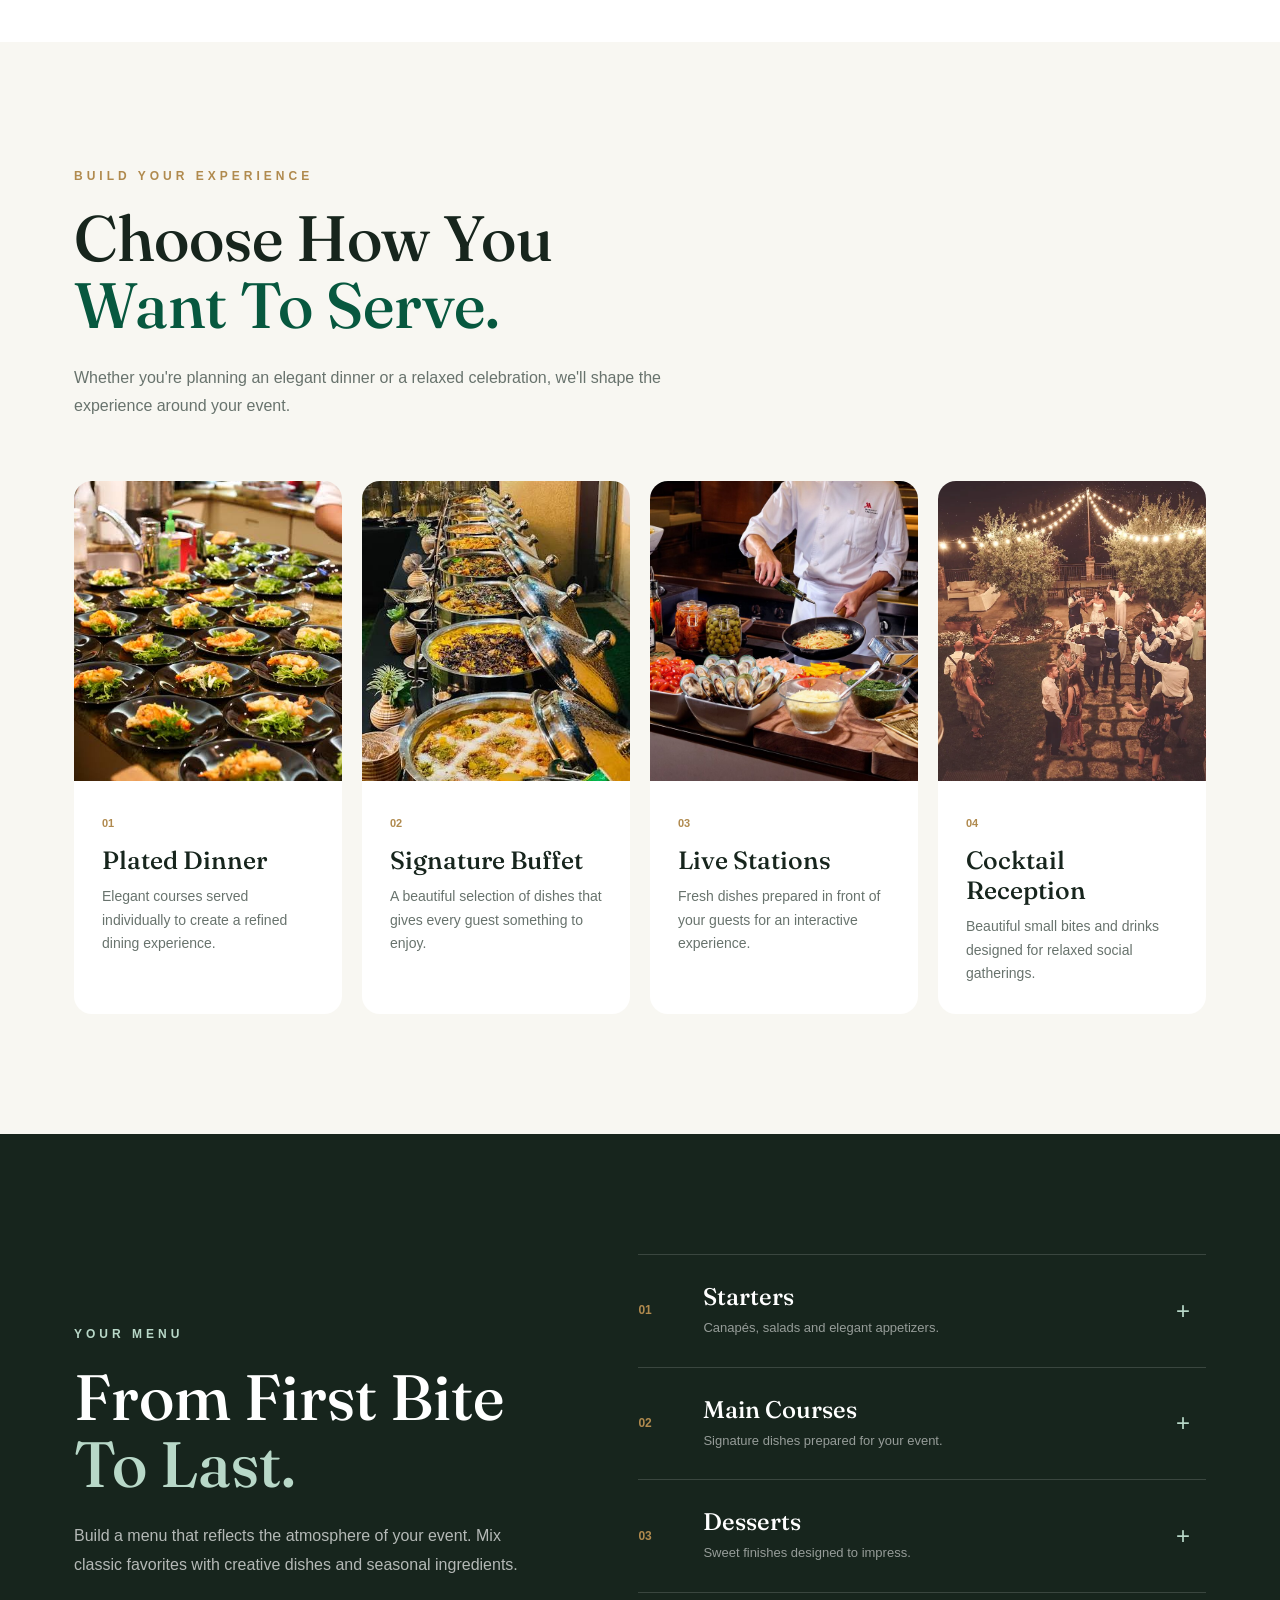
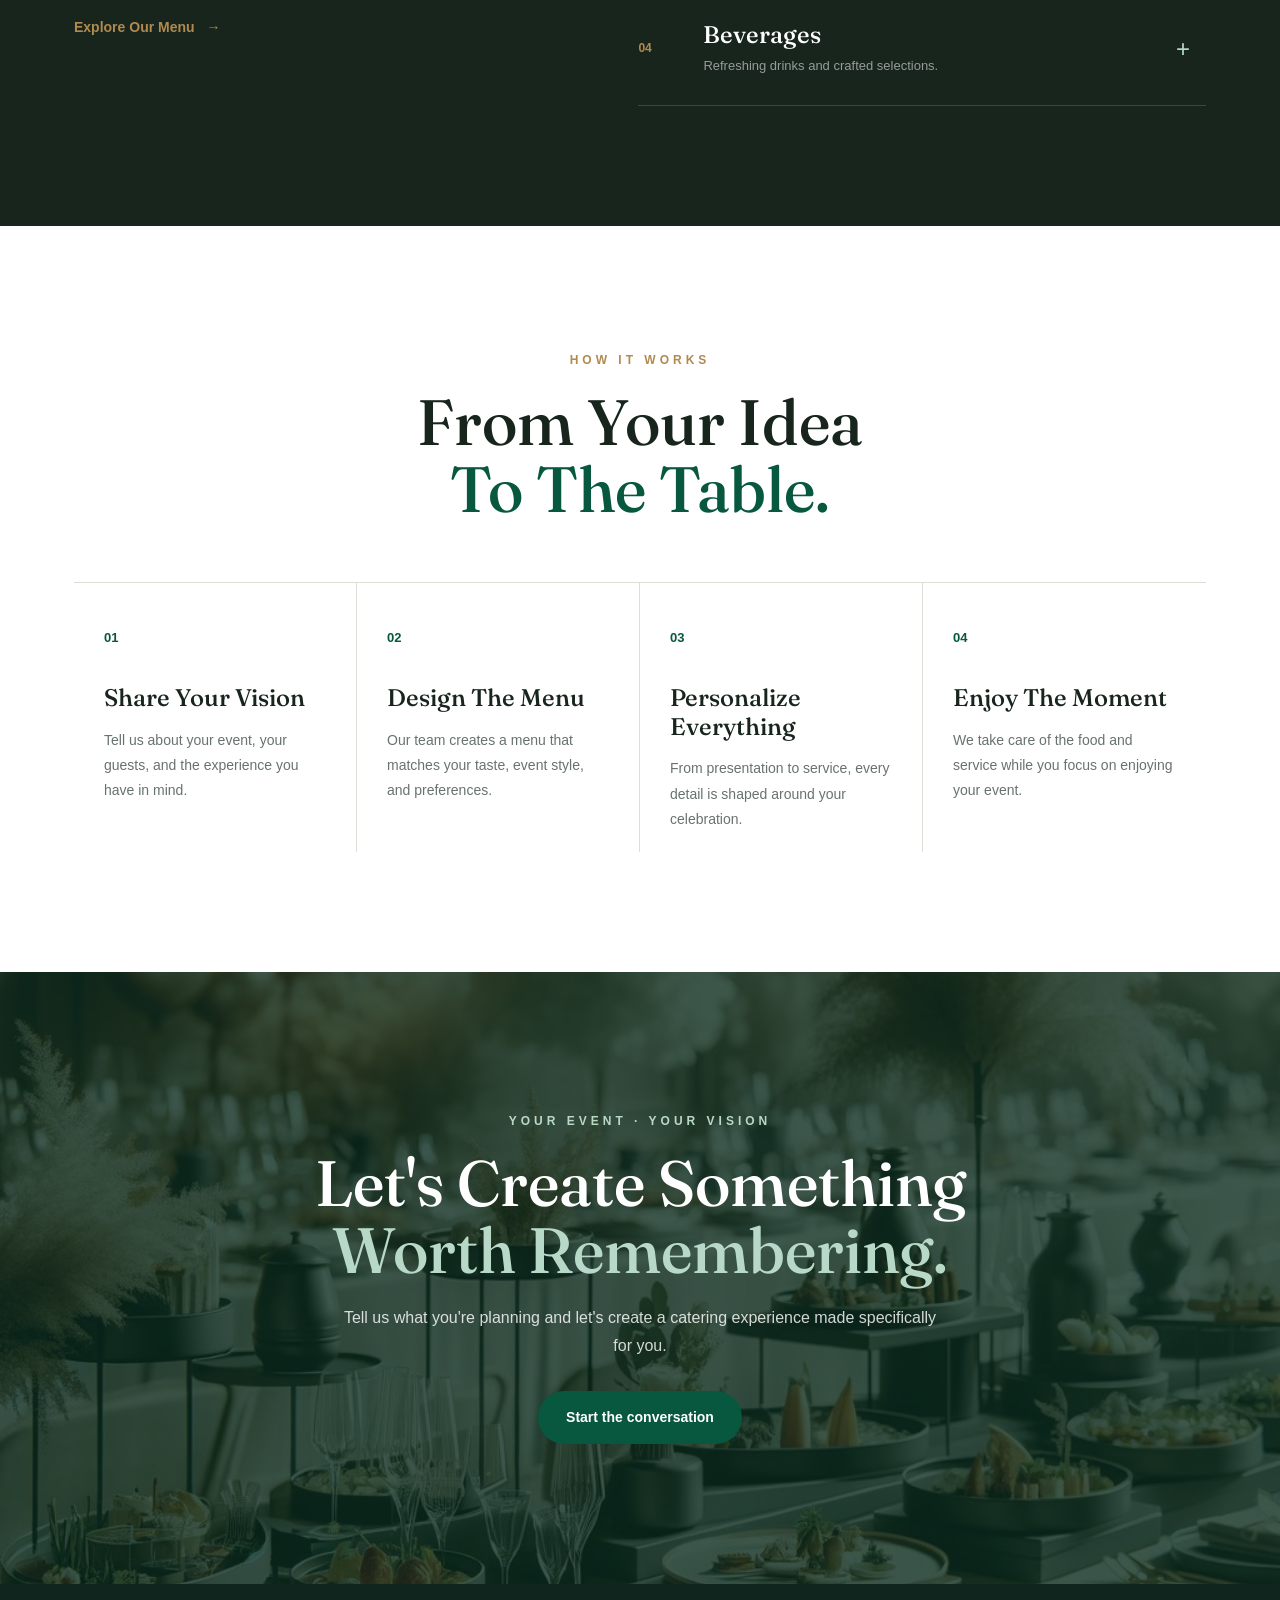
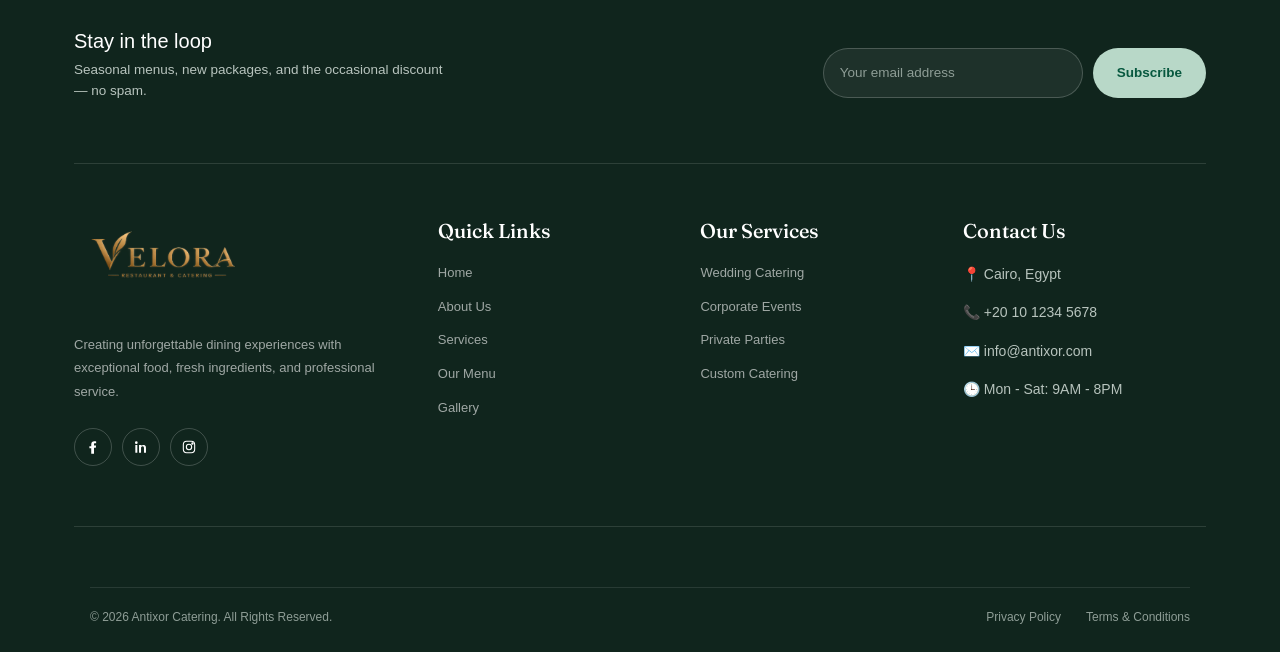
<file: custom-catering.html>
<!DOCTYPE html>
<html lang="en">

<head>
    <meta charset="UTF-8">
    <meta name="viewport" content="width=device-width, initial-scale=1.0">

    <link rel="icon" type="image/png" href="img/Velora.png">
    <title>Velora</title>

    <!-- Bootstrap -->
    <link href="https://cdn.jsdelivr.net/npm/bootstrap@5.3.3/dist/css/bootstrap.min.css" rel="stylesheet">

    <!-- Google Fonts -->
    <link rel="preconnect" href="https://fonts.googleapis.com">
    <link rel="preconnect" href="https://fonts.gstatic.com" crossorigin>

    <link
        href="https://fonts.googleapis.com/css2?family=Fraunces:wght@400;500;600;700&family=Inter:wght@400;500;600;700&display=swap"
        rel="stylesheet">

    <!-- Main CSS -->
    <link rel="stylesheet" href="./style.css">
</head>

<body>

    <!-- ================= NAVBAR ================= -->

    <header class="header" id="siteHeader">
        <nav class="navbar container">

            <a href="index.html" class="velora-logo">
                <img src="img/Velora.png" alt="Antixor Restaurant & Catering">
            </a>

            <ul class="nav-links" id="navLinks">
                <li><a href="index.html">Home</a></li>
                <li><a href="index.html#services">Services</a></li>
                <li><a href="menu.html">Menu</a></li>
                <li><a href="index.html#about">About</a></li>
                <li><a href="./gallery.html">Gallery</a></li>
                <li><a href="./contact.html">Contact</a></li>
            </ul>

            <div class="nav-actions">

                <div class="nav-search" id="navSearch">
                    <button class="search-btn" id="searchToggle" aria-label="Search">⌕</button>
                    <input type="text" class="search-input" id="searchInput" placeholder="Search the menu...">
                </div>

                <a href="./contact.html" class="quote-btn">
                    Contact US
                </a>

                <button class="menu-toggle" id="menuToggle" aria-label="Menu">
                    <span></span>
                    <span></span>
                    <span></span>
                </button>

            </div>

        </nav>

        <!-- Mobile menu — matches desktop nav exactly, no dead #8/#9 anchors -->
        <div class="mobile-menu" id="mobileMenu">
              <ul class="nav-links" id="navLinks">
                <li><a href="index.html">Home</a></li>
                <li><a href="index.html">Services</a></li>
                <li><a href="Explore Our Menu.html">Menu</a></li>
                <li><a href="index.html">About</a></li>
                <li><a href="about.html">Gallery</a></li>
                <li><a href="contact.html">Contact</a></li>
            </ul>
            <a href="./contact.html" class="quote-btn mobile-quote-btn">Contact Us</a>
        </div>
    </header>


    <!-- ================= HERO ================= -->

    <section class="custom-hero">

        <video class="custom-hero-video" autoplay muted loop playsinline>
            <source src="video/custom-catering.mp4" type="video/mp4">
            Your browser does not support the video tag.
        </video>

        <div class="custom-hero-overlay"></div>

        <div class="container">

            <div class="custom-hero-content">

                <span class="custom-kicker">
                    CUSTOM CATERING
                </span>

                <h1>
                    Catering
                    <strong>Made Around You.</strong>
                </h1>

                <p>
                    Your event is unique. Your menu should be too.
                    We create personalized catering experiences
                    built around your taste, style, and guests.
                </p>

                <div class="custom-hero-buttons">

                    <a href="#experience" class="custom-btn">
                        Explore Our Experience
                    </a>

                    <a href="quote.html" class="custom-btn-outline">
                        Get a Quote
                    </a>

                </div>

            </div>

        </div>

    </section>

    <!-- ================= INTRO ================= -->

    <section class="custom-about reveal">

        <div class="container">

            <div class="custom-about-grid">

                <div class="custom-about-image">

                    <img src="./img/Custom Catering1.jpg" alt="Chef preparing custom catering">

                    <div class="custom-image-badge">

                        <strong>100%</strong>

                        <span>
                            Designed<br>
                            For You
                        </span>

                    </div>

                </div>


                <div class="custom-about-content">

                    <span class="custom-section-label">
                        YOUR EVENT · YOUR WAY
                    </span>

                    <h2>
                        There Is No
                        <span>One-Size-Fits-All.</span>
                    </h2>

                    <p>
                        From an intimate dinner to a large celebration,
                        we believe catering should feel personal.
                    </p>

                    <p>
                        Our culinary team works with you to create
                        a menu and dining experience that fits your
                        event, your guests, and the atmosphere you want
                        to create.
                    </p>

                    <div class="custom-about-points">

                        <div>
                            <span>01</span>
                            <p>Personalized menus</p>
                        </div>

                        <div>
                            <span>02</span>
                            <p>Flexible serving styles</p>
                        </div>

                        <div>
                            <span>03</span>
                            <p>Professional service</p>
                        </div>

                    </div>

                </div>

            </div>

        </div>

    </section>


    <!-- ================= EXPERIENCE ================= -->

    <section class="custom-experience reveal" id="experience">

        <div class="container">

            <div class="custom-heading">

                <span class="custom-section-label">
                    BUILD YOUR EXPERIENCE
                </span>

                <h2>
                    Choose How You
                    <span>Want To Serve.</span>
                </h2>

                <p>
                    Whether you're planning an elegant dinner or a
                    relaxed celebration, we'll shape the experience
                    around your event.
                </p>

            </div>


            <div class="custom-experience-grid">

                <!-- CARD -->

                <article class="custom-experience-card">

                    <div class="custom-card-image">

                        <img src="./img/Plated Dinner.jpg" alt="Plated dinner catering">

                    </div>

                    <div class="custom-card-content">

                        <span>01</span>

                        <h3>
                            Plated Dinner
                        </h3>

                        <p>
                            Elegant courses served individually
                            to create a refined dining experience.
                        </p>

                    </div>

                </article>


                <!-- CARD -->

                <article class="custom-experience-card">

                    <div class="custom-card-image">

                        <img src="./img/Signature Buffet.jpg" alt="Buffet catering">

                    </div>

                    <div class="custom-card-content">

                        <span>02</span>

                        <h3>
                            Signature Buffet
                        </h3>

                        <p>
                            A beautiful selection of dishes that
                            gives every guest something to enjoy.
                        </p>

                    </div>

                </article>


                <!-- CARD -->

                <article class="custom-experience-card">

                    <div class="custom-card-image">

                        <img src="./img/Live Stations.jpg" alt="Live food stations">

                    </div>

                    <div class="custom-card-content">

                        <span>03</span>

                        <h3>
                            Live Stations
                        </h3>

                        <p>
                            Fresh dishes prepared in front of your
                            guests for an interactive experience.
                        </p>

                    </div>

                </article>


                <!-- CARD -->

                <article class="custom-experience-card">

                    <div class="custom-card-image">

                        <img src="./img/Cocktail Reception.webp" alt="Cocktail catering">

                    </div>

                    <div class="custom-card-content">

                        <span>04</span>

                        <h3>
                            Cocktail Reception
                        </h3>

                        <p>
                            Beautiful small bites and drinks designed
                            for relaxed social gatherings.
                        </p>

                    </div>

                </article>

            </div>

        </div>

    </section>


    <!-- ================= MENU ================= -->

    <section class="custom-menu reveal">

        <div class="container">

            <div class="custom-menu-grid">

                <div class="custom-menu-content">

                    <span class="custom-section-label">
                        YOUR MENU
                    </span>

                    <h2>
                        From First Bite
                        <span>To Last.</span>
                    </h2>

                    <p>
                        Build a menu that reflects the atmosphere
                        of your event. Mix classic favorites with
                        creative dishes and seasonal ingredients.
                    </p>

                    <a href="menu.html" class="custom-text-link">
                        Explore Our Menu
                        <span>→</span>
                    </a>

                </div>


                <div class="custom-menu-list">

                    <div class="custom-menu-item">

                        <span>01</span>

                        <div>
                            <h3>Starters</h3>
                            <p>
                                Canapés, salads and elegant appetizers.
                            </p>
                        </div>

                        <strong>+</strong>

                    </div>


                    <div class="custom-menu-item">

                        <span>02</span>

                        <div>
                            <h3>Main Courses</h3>
                            <p>
                                Signature dishes prepared for your event.
                            </p>
                        </div>

                        <strong>+</strong>

                    </div>


                    <div class="custom-menu-item">

                        <span>03</span>

                        <div>
                            <h3>Desserts</h3>
                            <p>
                                Sweet finishes designed to impress.
                            </p>
                        </div>

                        <strong>+</strong>

                    </div>


                    <div class="custom-menu-item">

                        <span>04</span>

                        <div>
                            <h3>Beverages</h3>
                            <p>
                                Refreshing drinks and crafted selections.
                            </p>
                        </div>

                        <strong>+</strong>

                    </div>

                </div>

            </div>

        </div>

    </section>


    <!-- ================= PROCESS ================= -->

    <section class="custom-process-new reveal">

        <div class="container">

            <div class="custom-heading text-center">

                <span class="custom-section-label">
                    HOW IT WORKS
                </span>

                <h2>
                    From Your Idea
                    <span>To The Table.</span>
                </h2>

            </div>


            <div class="custom-process-grid">

                <div class="custom-process-item">

                    <div class="process-number">
                        01
                    </div>

                    <h3>
                        Share Your Vision
                    </h3>

                    <p>
                        Tell us about your event, your guests,
                        and the experience you have in mind.
                    </p>

                </div>


                <div class="custom-process-item">

                    <div class="process-number">
                        02
                    </div>

                    <h3>
                        Design The Menu
                    </h3>

                    <p>
                        Our team creates a menu that matches
                        your taste, event style, and preferences.
                    </p>

                </div>


                <div class="custom-process-item">

                    <div class="process-number">
                        03
                    </div>

                    <h3>
                        Personalize Everything
                    </h3>

                    <p>
                        From presentation to service, every detail
                        is shaped around your celebration.
                    </p>

                </div>


                <div class="custom-process-item">

                    <div class="process-number">
                        04
                    </div>

                    <h3>
                        Enjoy The Moment
                    </h3>

                    <p>
                        We take care of the food and service while
                        you focus on enjoying your event.
                    </p>

                </div>

            </div>

        </div>

    </section>


    <!-- ================= VISUAL CTA ================= -->

    <section class="custom-visual-cta">

        <div class="custom-visual-overlay"></div>

        <div class="container">

            <div class="custom-visual-content">

                <span>
                    YOUR EVENT · YOUR VISION
                </span>

                <h2>
                    Let's Create Something
                    <strong>Worth Remembering.</strong>
                </h2>

                <p>
                    Tell us what you're planning and let's create
                    a catering experience made specifically for you.
                </p>

                <a href="quote.html" class="custom-btn">
                    Start the conversation
                </a>

            </div>

        </div>

    </section>


    <!-- ================= FOOTER ================= -->
    <footer class="footer">

        <div class="container">

            <!-- Newsletter -->
            <div class="footer-newsletter">
                <div>
                    <h3>Stay in the loop</h3>
                    <p>Seasonal menus, new packages, and the occasional discount — no spam.</p>
                </div>

                <form class="newsletter-form" id="newsletterForm">
                    <input type="email" id="newsletterEmail" placeholder="Your email address" required>
                    <button type="submit">Subscribe</button>
                </form>
            </div>

            <div class="footer-grid">

                <div class="footer-brand">

                    <a href="index.html" class="footer-logo">
                        <img src="img/Velora.png" alt="Antixor Restaurant & Catering">
                    </a>


                    <p>
                        Creating unforgettable dining experiences
                        with exceptional food, fresh ingredients,
                        and professional service.
                    </p>

                    <div class="footer-socials">
                        <a href="#" aria-label="Facebook">
                            <svg viewBox="0 0 24 24" fill="currentColor">
                                <path
                                    d="M13.5 21v-8h2.7l.4-3.1h-3.1V8c0-.9.25-1.5 1.55-1.5H16.7V3.7C16.35 3.65 15.2 3.5 13.9 3.5c-2.7 0-4.55 1.65-4.55 4.7v2.7H6.6V14h2.75v8h4.15Z" />
                            </svg>
                        </a>
                        <a href="#" aria-label="LinkedIn">
                            <svg viewBox="0 0 24 24" fill="currentColor">
                                <path
                                    d="M4.98 3.5a2 2 0 1 1 0 4 2 2 0 0 1 0-4ZM3.5 9h3v11.5h-3V9Zm6.6 0h2.87v1.57h.04c.4-.76 1.38-1.57 2.85-1.57 3.05 0 3.6 2 3.6 4.6v6.9h-3v-6.12c0-1.46-.03-3.34-2.04-3.34-2.04 0-2.35 1.6-2.35 3.24v6.22h-3V9Z" />
                            </svg>
                        </a>
                        <a href="#" aria-label="Instagram">
                            <svg viewBox="0 0 24 24" fill="none" stroke="currentColor" stroke-width="1.6">
                                <rect x="3.5" y="3.5" width="17" height="17" rx="5" />
                                <circle cx="12" cy="12" r="4" />
                                <circle cx="17.2" cy="6.8" r="1" />
                            </svg>
                        </a>
                    </div>

                </div>


                <div class="footer-column">

                    <h3>Quick Links</h3>

                    <ul>
                        <li><a href="index.html">Home</a></li>
                        <li><a href="index.html#about">About Us</a></li>
                        <li><a href="index.html#services">Services</a></li>
                        <li><a href="menu.html">Our Menu</a></li>
                        <li><a href="./gallery.html">Gallery</a></li>
                    </ul>

                </div>


                <div class="footer-column">

                    <h3>Our Services</h3>

                    <ul>
                        <li><a href="wedding.html">Wedding Catering</a></li>
                        <li><a href="corporate.html">Corporate Events</a></li>
                        <li><a href="private-parties.html">Private Parties</a></li>
                        <li><a href="custom-catering.html">Custom Catering</a></li>
                    </ul>

                </div>


                <div class="footer-column">

                    <h3>Contact Us</h3>

                    <ul class="footer-contact">
                        <li>📍 Cairo, Egypt</li>
                        <li>📞 +20 10 1234 5678</li>
                        <li>✉️ info@antixor.com</li>
                        <li>🕒 Mon - Sat: 9AM - 8PM</li>
                    </ul>

                </div>

            </div>


            <div class="footer-bottom">

                <p>
                    © 2026 Antixor Catering. All Rights Reserved.
                </p>

                <div>
                    <a href="#">Privacy Policy</a>
                    <a href="#">Terms & Conditions</a>
                </div>

            </div>

        </div>

    </footer>

    <!-- Only one back-to-top button now -->
    <button class="back-to-top" id="backToTop" aria-label="Back to top">
        <svg viewBox="0 0 24 24" fill="none" stroke="currentColor" stroke-width="2">
            <path d="M12 19V5M5 12l7-7 7 7" />
        </svg>
    </button>

    <!-- Bootstrap JS -->
    <script src="https://cdn.jsdelivr.net/npm/bootstrap@5.3.3/dist/js/bootstrap.bundle.min.js"></script>

    <!-- Main JS -->
    <script src="./script.js"></script>

</body>

</html>
</file>
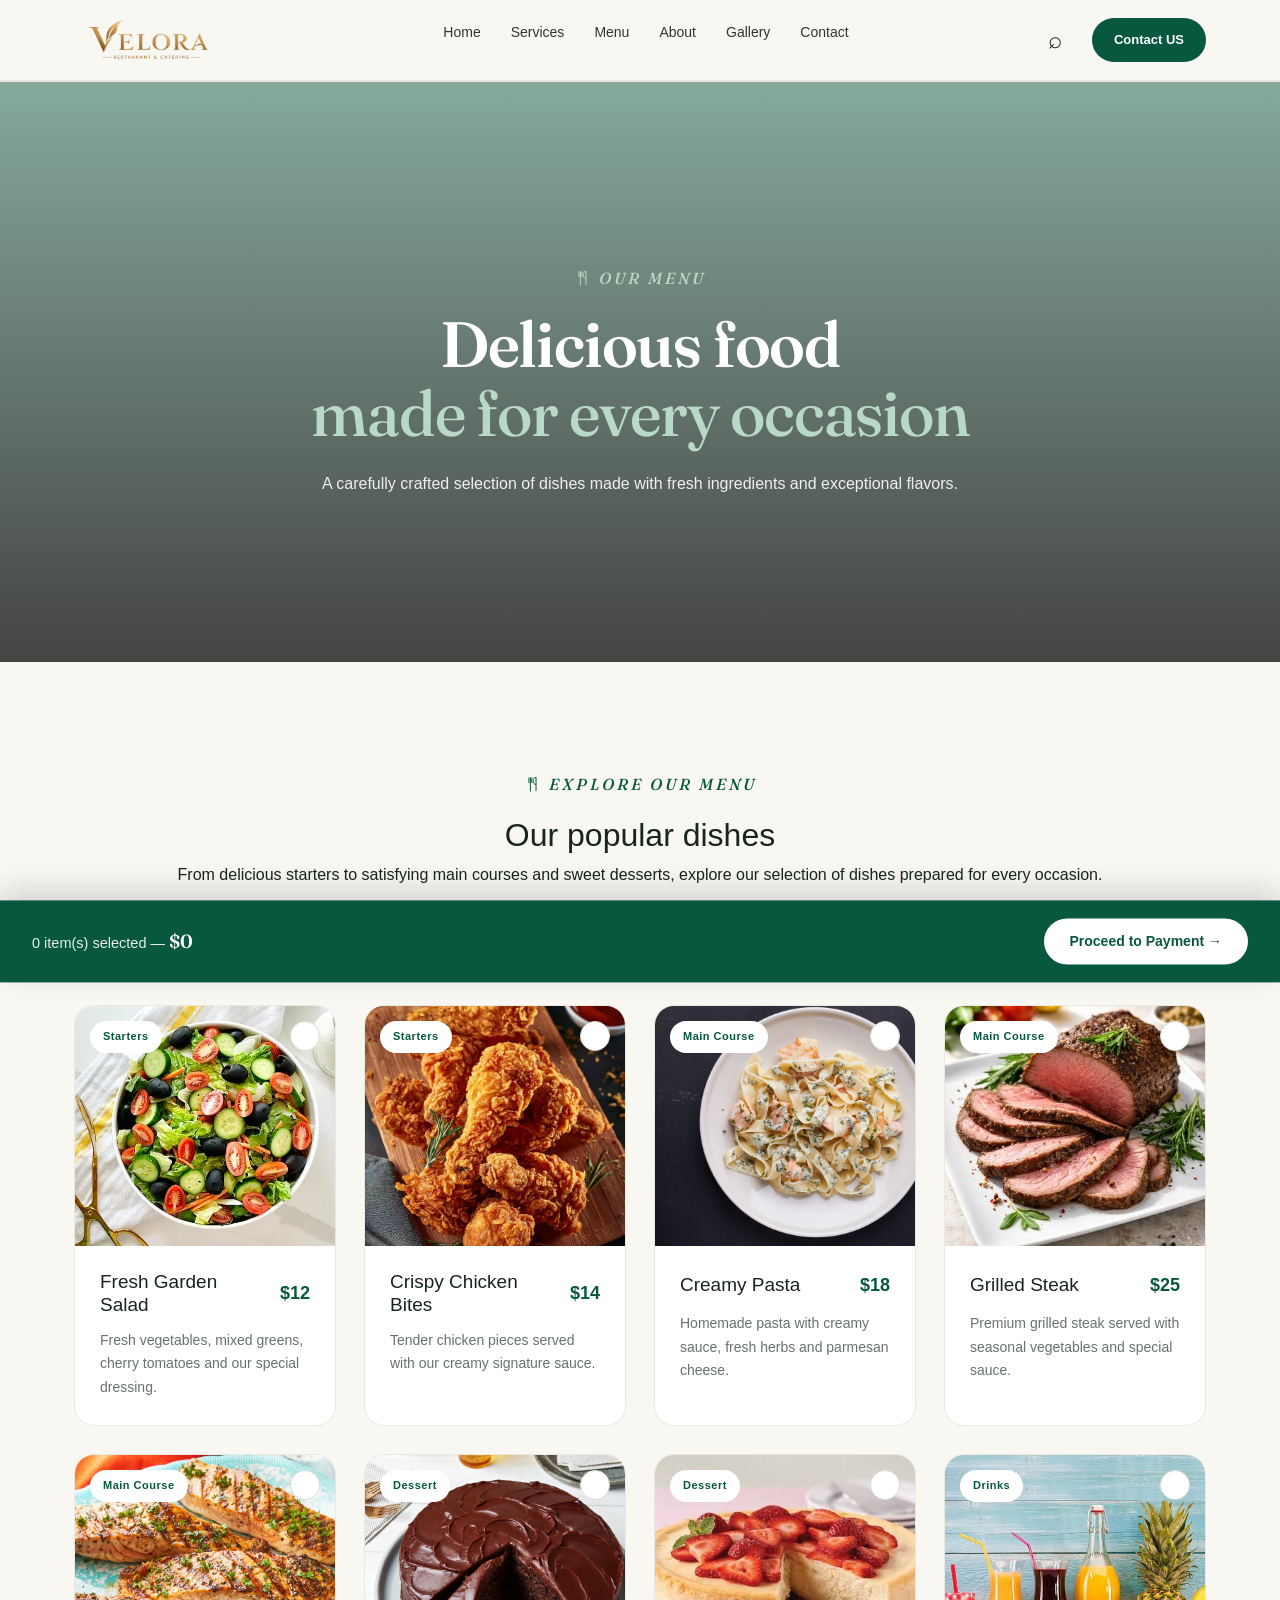
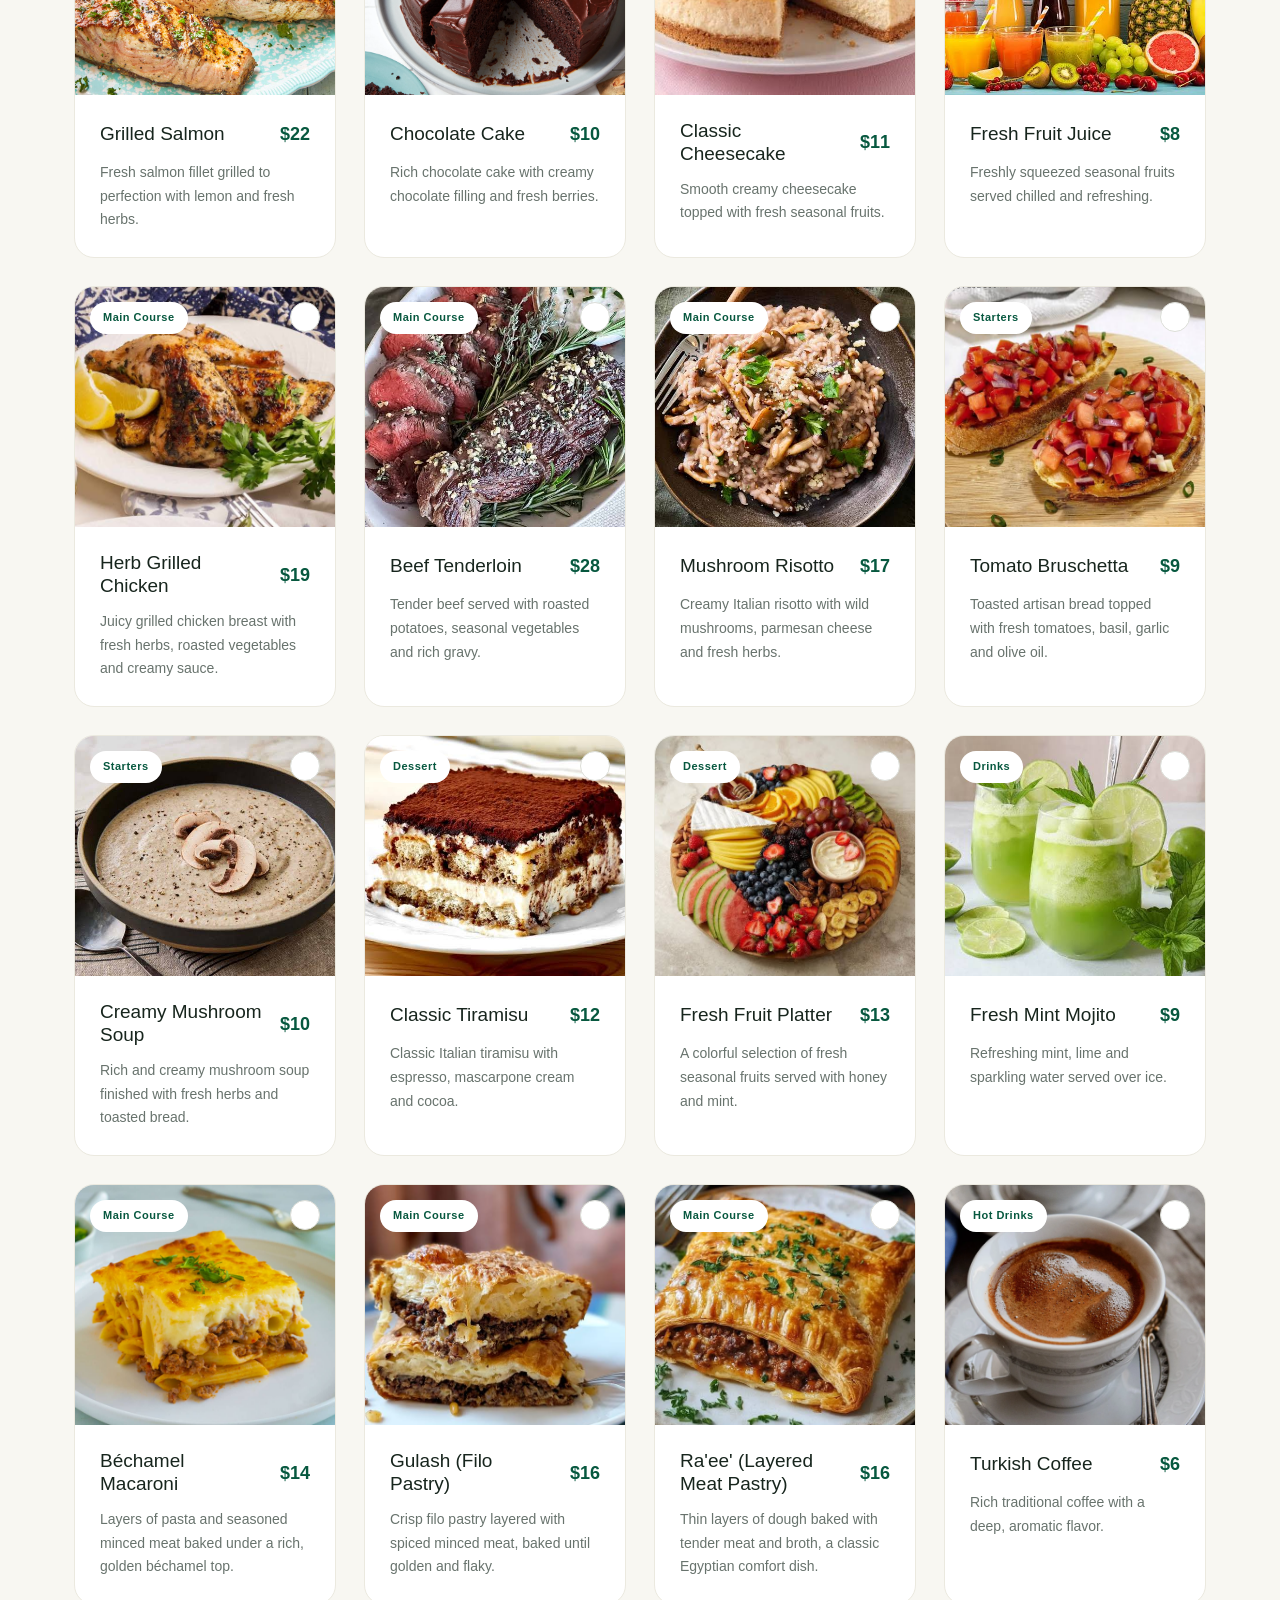
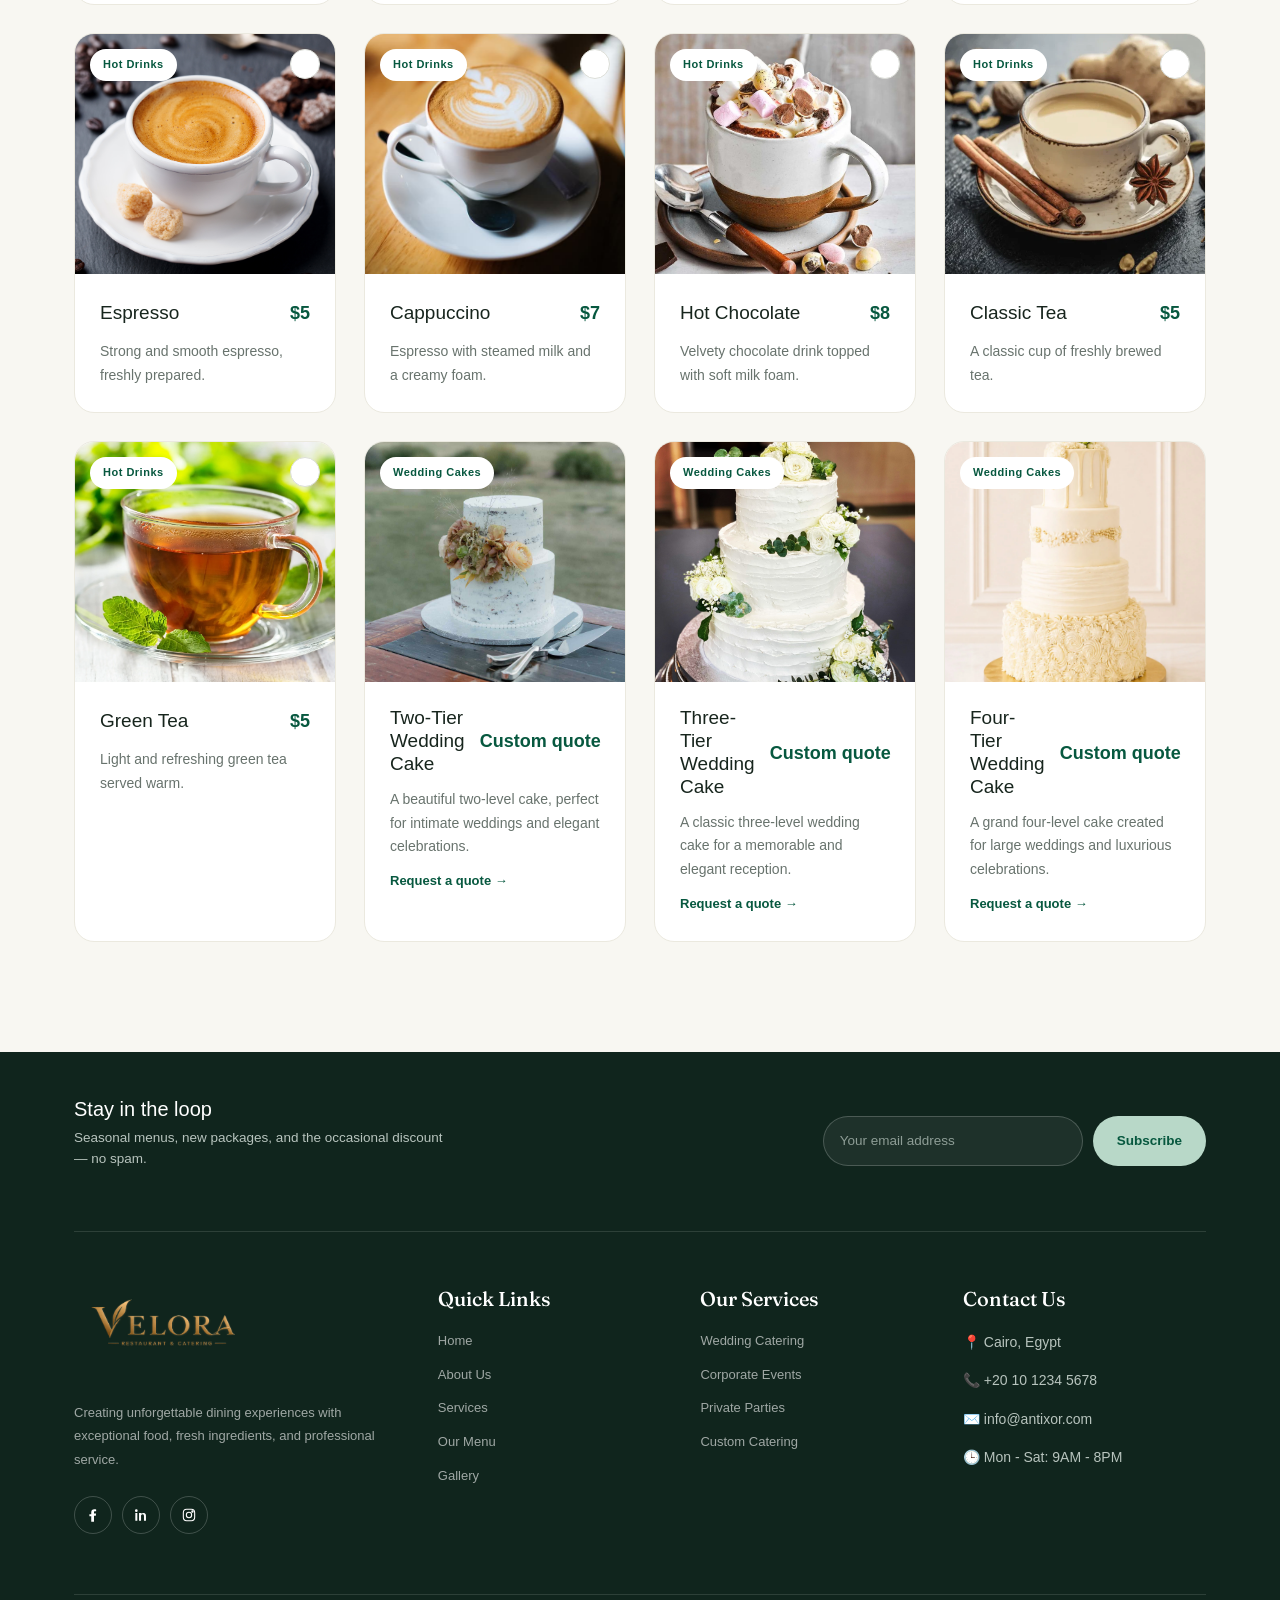
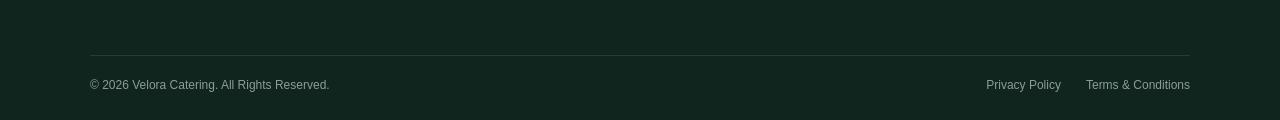
<file: Explore Our Menu.html>
<!DOCTYPE html>
<html lang="en">

<head>
    <meta charset="UTF-8">
    <meta name="viewport" content="width=device-width, initial-scale=1.0">

   <link rel="icon" type="image/png" href="img/Velora.png">
    <title>Velora</title>


    <!-- Bootstrap -->
    <link href="https://cdn.jsdelivr.net/npm/bootstrap@5.3.3/dist/css/bootstrap.min.css" rel="stylesheet">

    <link rel="preconnect" href="https://fonts.googleapis.com">
    <link rel="preconnect" href="https://fonts.gstatic.com" crossorigin>
    <link href="https://fonts.googleapis.com/css2?family=Fraunces:ital,wght@0,500;0,600;1,500&display=swap"
        rel="stylesheet">

    <!-- Custom CSS -->
    <link rel="stylesheet" href="./style.css">
</head>

<body>

    <header class="header" id="siteHeader">
        <nav class="navbar container">

           <a href="index.html" class="velora-logo">
                <img src="img/Velora.png" alt="Velora Restaurant & Catering">
            </a>

              <ul class="nav-links" id="navLinks">
                <li><a href="index.html">Home</a></li>
                <li><a href="index.html">Services</a></li>
                <li><a href="Explore Our Menu.html">Menu</a></li>
                <li><a href="index.html">About</a></li>
                <li><a href="about.html">Gallery</a></li>
                <li><a href="contact.html">Contact</a></li>
            </ul>

            <div class="nav-actions">

                <div class="nav-search" id="navSearch">
                    <button class="search-btn" id="searchToggle" aria-label="Search">⌕</button>
                    <input type="text" class="search-input" id="searchInput" placeholder="Search the menu...">
                </div>

                <a href="./contact.html" class="quote-btn">
                    Contact US
                </a>

                <button class="menu-toggle" id="menuToggle" aria-label="Menu">
                    <span></span>
                    <span></span>
                    <span></span>
                </button>

            </div>

        </nav>

        <!-- Mobile menu -->
        <div class="mobile-menu" id="mobileMenu">
            <ul>
                <li><a href="index.html">Home</a></li>
                <li><a href="#8">Services</a></li>
                <li><a href="Explore Our Menu.html">Menu</a></li>
                <li><a href="#9">About</a></li>
                <li><a href="./about.html">Gallery</a></li>
                <li><a href="./contact.html">Contact</a></li>
            </ul>
            <a href="./contact.html" class="quote-btn mobile-quote-btn">Contact Us</a>
        </div>
    </header>

    <main>

        <!-- =========================
             Menu Hero
        ========================== -->

        <section class="menu-hero">

            <video class="menu-hero-video" autoplay muted loop playsinline>
                <source src="video/istockphoto-1498706701-640_adpp_is (1).mp4" type="video/mp4">
                Your browser does not support the video tag.
            </video>

            <div class="menu-hero-overlay"></div>

            <div class="container menu-hero-content">

                <span class="menu-kicker">
                    <svg viewBox="0 0 24 24">
                        <path d="M7 2v8M9 2v8M11 2v8M9 10v12M17 2c-2.5 0-4 2-4 5s1.5 5 4 5M17 2v19" />
                    </svg>
                    Our menu
                </span>

                <h1>
                    Delicious food
                    <strong>made for every occasion</strong>
                </h1>

                <p>
                    A carefully crafted selection of dishes made with
                    fresh ingredients and exceptional flavors.
                </p>

            </div>

        </section>


        <!-- =========================
             Menu Section (filterable)
        ========================== -->

        <section class="menu-section reveal">

            <div class="container">

                <div class="section-heading text-center mx-auto">

                    <span class="menu-kicker menu-kicker--dark" style="justify-content:center;">
                        <svg viewBox="0 0 24 24">
                            <path d="M7 2v8M9 2v8M11 2v8M9 10v12M17 2c-2.5 0-4 2-4 5s1.5 5 4 5M17 2v19" />
                        </svg>
                        Explore our menu
                    </span>

                    <h2>
                        Our popular
                        <span>dishes</span>
                    </h2>

                    <p>
                        From delicious starters to satisfying main courses
                        and sweet desserts, explore our selection of dishes
                        prepared for every occasion.
                    </p>

                </div>


                <!-- Menu Filter -->

                <div class="menu-filter">

                    <button class="menu-filter-btn active" data-category="all">All</button>
                    <button class="menu-filter-btn" data-category="starters">Starters</button>
                    <button class="menu-filter-btn" data-category="main">Main Courses</button>
                    <button class="menu-filter-btn" data-category="desserts">Desserts</button>
                    <button class="menu-filter-btn" data-category="drinks">Drinks</button>
                    <button class="menu-filter-btn" data-category="hot-drinks">Hot Drinks</button>
                    <button class="menu-filter-btn" data-category="wedding-cakes">Wedding Cakes</button>

                </div>


                <!-- Menu Items -->

                <div class="menu-grid">

                    <div class="menu-card" data-category="starters">
                        <div class="menu-image">
                            <img src="./img/fresh-garden-salad-recipe-jennifercooks.com_1518-500x500.webp"
                                alt="Fresh Salad">
                            <span class="menu-category">Starters</span>
                            <label class="menu-select"><input type="checkbox" class="item-select"
                                    data-name="Fresh Garden Salad" data-price="12"><span class="menu-select-mark"><svg
                                        viewBox="0 0 24 24">
                                        <path d="M4 12l5 5L20 6" />
                                    </svg></span></label>
                        </div>
                        <div class="menu-card-content">
                            <div class="menu-title">
                                <h3>Fresh Garden Salad</h3>
                                <strong>$12</strong>
                            </div>
                            <p>Fresh vegetables, mixed greens, cherry tomatoes and our special dressing.</p>
                        </div>
                    </div>

                    <div class="menu-card" data-category="starters">
                        <div class="menu-image">
                            <img src="./img/90.webp" alt="Chicken Appetizer">
                            <span class="menu-category">Starters</span>
                            <label class="menu-select"><input type="checkbox" class="item-select"
                                    data-name="Crispy Chicken Bites" data-price="14"><span class="menu-select-mark"><svg
                                        viewBox="0 0 24 24">
                                        <path d="M4 12l5 5L20 6" />
                                    </svg></span></label>
                        </div>
                        <div class="menu-card-content">
                            <div class="menu-title">
                                <h3>Crispy Chicken Bites</h3>
                                <strong>$14</strong>
                            </div>
                            <p>Tender chicken pieces served with our creamy signature sauce.</p>
                        </div>
                    </div>

                    <div class="menu-card" data-category="main">
                        <div class="menu-image">
                            <img src="./img/Pates_cremeuses_aux_cubes_de_saumon_et_saumon_fume.webp" alt="Creamy Pasta">
                            <span class="menu-category">Main Course</span>
                            <label class="menu-select"><input type="checkbox" class="item-select"
                                    data-name="Creamy Pasta" data-price="18"><span class="menu-select-mark"><svg
                                        viewBox="0 0 24 24">
                                        <path d="M4 12l5 5L20 6" />
                                    </svg></span></label>
                        </div>
                        <div class="menu-card-content">
                            <div class="menu-title">
                                <h3>Creamy Pasta</h3>
                                <strong>$18</strong>
                            </div>
                            <p>Homemade pasta with creamy sauce, fresh herbs and parmesan cheese.</p>
                        </div>
                    </div>

                    <div class="menu-card" data-category="main">
                        <div class="menu-image">
                            <img src="./img/images.jpg" alt="Grilled Steak">
                            <span class="menu-category">Main Course</span>
                            <label class="menu-select"><input type="checkbox" class="item-select"
                                    data-name="Grilled Steak" data-price="25"><span class="menu-select-mark"><svg
                                        viewBox="0 0 24 24">
                                        <path d="M4 12l5 5L20 6" />
                                    </svg></span></label>
                        </div>
                        <div class="menu-card-content">
                            <div class="menu-title">
                                <h3>Grilled Steak</h3>
                                <strong>$25</strong>
                            </div>
                            <p>Premium grilled steak served with seasonal vegetables and special sauce.</p>
                        </div>
                    </div>

                    <div class="menu-card" data-category="main">
                        <div class="menu-image">
                            <img src="./img/how-to-grill-salmon-recipe1-1655870645.avif" alt="Grilled Salmon">
                            <span class="menu-category">Main Course</span>
                            <label class="menu-select"><input type="checkbox" class="item-select"
                                    data-name="Grilled Salmon" data-price="22"><span class="menu-select-mark"><svg
                                        viewBox="0 0 24 24">
                                        <path d="M4 12l5 5L20 6" />
                                    </svg></span></label>
                        </div>
                        <div class="menu-card-content">
                            <div class="menu-title">
                                <h3>Grilled Salmon</h3>
                                <strong>$22</strong>
                            </div>
                            <p>Fresh salmon fillet grilled to perfection with lemon and fresh herbs.</p>
                        </div>
                    </div>

                    <div class="menu-card" data-category="desserts">
                        <div class="menu-image">
                            <img src="./img/DoubleDhocolateLayerCake_RECIPE_012622_26397.webp" alt="Chocolate Dessert">
                            <span class="menu-category">Dessert</span>
                            <label class="menu-select"><input type="checkbox" class="item-select"
                                    data-name="Chocolate Cake" data-price="10"><span class="menu-select-mark"><svg
                                        viewBox="0 0 24 24">
                                        <path d="M4 12l5 5L20 6" />
                                    </svg></span></label>
                        </div>
                        <div class="menu-card-content">
                            <div class="menu-title">
                                <h3>Chocolate Cake</h3>
                                <strong>$10</strong>
                            </div>
                            <p>Rich chocolate cake with creamy chocolate filling and fresh berries.</p>
                        </div>
                    </div>

                    <div class="menu-card" data-category="desserts">
                        <div class="menu-image">
                            <img src="./img/images (1).jpg" alt="Cheesecake">
                            <span class="menu-category">Dessert</span>
                            <label class="menu-select"><input type="checkbox" class="item-select"
                                    data-name="Classic Cheesecake" data-price="11"><span class="menu-select-mark"><svg
                                        viewBox="0 0 24 24">
                                        <path d="M4 12l5 5L20 6" />
                                    </svg></span></label>
                        </div>
                        <div class="menu-card-content">
                            <div class="menu-title">
                                <h3>Classic Cheesecake</h3>
                                <strong>$11</strong>
                            </div>
                            <p>Smooth creamy cheesecake topped with fresh seasonal fruits.</p>
                        </div>
                    </div>

                    <div class="menu-card" data-category="drinks">
                        <div class="menu-image">
                            <img src="./img/images (2).jpg" alt="Fresh Juice">
                            <span class="menu-category">Drinks</span>
                            <label class="menu-select"><input type="checkbox" class="item-select"
                                    data-name="Fresh Fruit Juice" data-price="8"><span class="menu-select-mark"><svg
                                        viewBox="0 0 24 24">
                                        <path d="M4 12l5 5L20 6" />
                                    </svg></span></label>
                        </div>
                        <div class="menu-card-content">
                            <div class="menu-title">
                                <h3>Fresh Fruit Juice</h3>
                                <strong>$8</strong>
                            </div>
                            <p>Freshly squeezed seasonal fruits served chilled and refreshing.</p>
                        </div>
                    </div>

                    <div class="menu-card" data-category="main">
                        <div class="menu-image">
                            <img src="img/images (3).jpg" alt="Grilled Chicken">
                            <span class="menu-category">Main Course</span>
                            <label class="menu-select"><input type="checkbox" class="item-select"
                                    data-name="Herb Grilled Chicken" data-price="19"><span class="menu-select-mark"><svg
                                        viewBox="0 0 24 24">
                                        <path d="M4 12l5 5L20 6" />
                                    </svg></span></label>
                        </div>
                        <div class="menu-card-content">
                            <div class="menu-title">
                                <h3>Herb Grilled Chicken</h3>
                                <strong>$19</strong>
                            </div>
                            <p>Juicy grilled chicken breast with fresh herbs, roasted vegetables and creamy sauce.</p>
                        </div>
                    </div>

                    <div class="menu-card" data-category="main">
                        <div class="menu-image">
                            <img src="./img/images (4).jpg" alt="Beef Tenderloin">
                            <span class="menu-category">Main Course</span>
                            <label class="menu-select"><input type="checkbox" class="item-select"
                                    data-name="Beef Tenderloin" data-price="28"><span class="menu-select-mark"><svg
                                        viewBox="0 0 24 24">
                                        <path d="M4 12l5 5L20 6" />
                                    </svg></span></label>
                        </div>
                        <div class="menu-card-content">
                            <div class="menu-title">
                                <h3>Beef Tenderloin</h3>
                                <strong>$28</strong>
                            </div>
                            <p>Tender beef served with roasted potatoes, seasonal vegetables and rich gravy.</p>
                        </div>
                    </div>

                    <div class="menu-card" data-category="main">
                        <div class="menu-image">
                            <img src="img/images (5).jpg" alt="Mushroom Risotto">
                            <span class="menu-category">Main Course</span>
                            <label class="menu-select"><input type="checkbox" class="item-select"
                                    data-name="Mushroom Risotto" data-price="17"><span class="menu-select-mark"><svg
                                        viewBox="0 0 24 24">
                                        <path d="M4 12l5 5L20 6" />
                                    </svg></span></label>
                        </div>
                        <div class="menu-card-content">
                            <div class="menu-title">
                                <h3>Mushroom Risotto</h3>
                                <strong>$17</strong>
                            </div>
                            <p>Creamy Italian risotto with wild mushrooms, parmesan cheese and fresh herbs.</p>
                        </div>
                    </div>

                    <div class="menu-card" data-category="starters">
                        <div class="menu-image">
                            <img src="img/images (6).jpg" alt="Bruschetta">
                            <span class="menu-category">Starters</span>
                            <label class="menu-select"><input type="checkbox" class="item-select"
                                    data-name="Tomato Bruschetta" data-price="9"><span class="menu-select-mark"><svg
                                        viewBox="0 0 24 24">
                                        <path d="M4 12l5 5L20 6" />
                                    </svg></span></label>
                        </div>
                        <div class="menu-card-content">
                            <div class="menu-title">
                                <h3>Tomato Bruschetta</h3>
                                <strong>$9</strong>
                            </div>
                            <p>Toasted artisan bread topped with fresh tomatoes, basil, garlic and olive oil.</p>
                        </div>
                    </div>

                    <div class="menu-card" data-category="starters">
                        <div class="menu-image">
                            <img src="img/images (7).jpg" alt="Creamy Soup">
                            <span class="menu-category">Starters</span>
                            <label class="menu-select"><input type="checkbox" class="item-select"
                                    data-name="Creamy Mushroom Soup" data-price="10"><span class="menu-select-mark"><svg
                                        viewBox="0 0 24 24">
                                        <path d="M4 12l5 5L20 6" />
                                    </svg></span></label>
                        </div>
                        <div class="menu-card-content">
                            <div class="menu-title">
                                <h3>Creamy Mushroom Soup</h3>
                                <strong>$10</strong>
                            </div>
                            <p>Rich and creamy mushroom soup finished with fresh herbs and toasted bread.</p>
                        </div>
                    </div>

                    <div class="menu-card" data-category="desserts">
                        <div class="menu-image">
                            <img src="img/images (8).jpg" alt="Tiramisu">
                            <span class="menu-category">Dessert</span>
                            <label class="menu-select"><input type="checkbox" class="item-select"
                                    data-name="Classic Tiramisu" data-price="12"><span class="menu-select-mark"><svg
                                        viewBox="0 0 24 24">
                                        <path d="M4 12l5 5L20 6" />
                                    </svg></span></label>
                        </div>
                        <div class="menu-card-content">
                            <div class="menu-title">
                                <h3>Classic Tiramisu</h3>
                                <strong>$12</strong>
                            </div>
                            <p>Classic Italian tiramisu with espresso, mascarpone cream and cocoa.</p>
                        </div>
                    </div>

                    <div class="menu-card" data-category="desserts">
                        <div class="menu-image">
                            <img src="./img/images (9).jpg" alt="Fresh Fruit">
                            <span class="menu-category">Dessert</span>
                            <label class="menu-select"><input type="checkbox" class="item-select"
                                    data-name="Fresh Fruit Platter" data-price="13"><span class="menu-select-mark"><svg
                                        viewBox="0 0 24 24">
                                        <path d="M4 12l5 5L20 6" />
                                    </svg></span></label>
                        </div>
                        <div class="menu-card-content">
                            <div class="menu-title">
                                <h3>Fresh Fruit Platter</h3>
                                <strong>$13</strong>
                            </div>
                            <p>A colorful selection of fresh seasonal fruits served with honey and mint.</p>
                        </div>
                    </div>

                    <div class="menu-card" data-category="drinks">
                        <div class="menu-image">
                            <img src="./img/images (10).jpg" alt="Fresh Mojito">
                            <span class="menu-category">Drinks</span>
                            <label class="menu-select"><input type="checkbox" class="item-select"
                                    data-name="Fresh Mint Mojito" data-price="9"><span class="menu-select-mark"><svg
                                        viewBox="0 0 24 24">
                                        <path d="M4 12l5 5L20 6" />
                                    </svg></span></label>
                        </div>
                        <div class="menu-card-content">
                            <div class="menu-title">
                                <h3>Fresh Mint Mojito</h3>
                                <strong>$9</strong>
                            </div>
                            <p>Refreshing mint, lime and sparkling water served over ice.</p>
                        </div>
                    </div>

                    <div class="menu-card" data-category="main">
                        <div class="menu-image">
                            <img src="./img/Béchamel Macaron.jpg" alt="Béchamel Macaroni">
                            <span class="menu-category">Main Course</span>
                            <label class="menu-select"><input type="checkbox" class="item-select"
                                    data-name="Béchamel Macaroni" data-price="14"><span class="menu-select-mark"><svg
                                        viewBox="0 0 24 24">
                                        <path d="M4 12l5 5L20 6" />
                                    </svg></span></label>
                        </div>
                        <div class="menu-card-content">
                            <div class="menu-title">
                                <h3>Béchamel Macaroni</h3>
                                <strong>$14</strong>
                            </div>
                            <p>Layers of pasta and seasoned minced meat baked under a rich, golden béchamel top.</p>
                        </div>
                    </div>

                    <div class="menu-card" data-category="main">
                        <div class="menu-image">
                            <img src="./img/Gulash (Filo Pastry.jpg" alt="Gulash Filo Pastry">
                            <span class="menu-category">Main Course</span>
                            <label class="menu-select"><input type="checkbox" class="item-select"
                                    data-name="Gulash (Filo Pastry)" data-price="16"><span class="menu-select-mark"><svg
                                        viewBox="0 0 24 24">
                                        <path d="M4 12l5 5L20 6" />
                                    </svg></span></label>
                        </div>
                        <div class="menu-card-content">
                            <div class="menu-title">
                                <h3>Gulash (Filo Pastry)</h3>
                                <strong>$16</strong>
                            </div>
                            <p>Crisp filo pastry layered with spiced minced meat, baked until golden and flaky.</p>
                        </div>
                    </div>

                    <div class="menu-card" data-category="main">
                        <div class="menu-image">
                            <img src="./img/Ra'ee' (Layered Meat Pastry).jpg" alt="Ra'ee' Layered Pastry">
                            <span class="menu-category">Main Course</span>
                            <label class="menu-select"><input type="checkbox" class="item-select"
                                    data-name="Ra'ee' (Layered Meat Pastry)" data-price="16"><span
                                    class="menu-select-mark"><svg viewBox="0 0 24 24">
                                        <path d="M4 12l5 5L20 6" />
                                    </svg></span></label>
                        </div>
                        <div class="menu-card-content">
                            <div class="menu-title">
                                <h3>Ra'ee' (Layered Meat Pastry)</h3>
                                <strong>$16</strong>
                            </div>
                            <p>Thin layers of dough baked with tender meat and broth, a classic Egyptian comfort dish.
                            </p>
                        </div>
                    </div>

                    <div class="menu-card" data-category="hot-drinks">
                        <div class="menu-image">
                            <img src="./img/Traditional-Turkish-Coffee-11.webp" alt="Turkish Coffee">
                            <span class="menu-category">Hot Drinks</span>
                            <label class="menu-select"><input type="checkbox" class="item-select"
                                    data-name="Turkish Coffee" data-price="6"><span class="menu-select-mark"><svg
                                        viewBox="0 0 24 24">
                                        <path d="M4 12l5 5L20 6" />
                                    </svg></span></label>
                        </div>
                        <div class="menu-card-content">
                            <div class="menu-title">
                                <h3>Turkish Coffee</h3>
                                <strong>$6</strong>
                            </div>
                            <p>Rich traditional coffee with a deep, aromatic flavor.</p>
                        </div>
                    </div>

                    <div class="menu-card" data-category="hot-drinks">
                        <div class="menu-image">
                            <img src="./img/img14.jpg" alt="Espresso">
                            <span class="menu-category">Hot Drinks</span>
                            <label class="menu-select"><input type="checkbox" class="item-select" data-name="Espresso"
                                    data-price="5"><span class="menu-select-mark"><svg viewBox="0 0 24 24">
                                        <path d="M4 12l5 5L20 6" />
                                    </svg></span></label>
                        </div>
                        <div class="menu-card-content">
                            <div class="menu-title">
                                <h3>Espresso</h3>
                                <strong>$5</strong>
                            </div>
                            <p>Strong and smooth espresso, freshly prepared.</p>
                        </div>
                    </div>

                    <div class="menu-card" data-category="hot-drinks">
                        <div class="menu-image">
                            <img src="./img/img13.jpg" alt="Cappuccino">
                            <span class="menu-category">Hot Drinks</span>
                            <label class="menu-select"><input type="checkbox" class="item-select" data-name="Cappuccino"
                                    data-price="7"><span class="menu-select-mark"><svg viewBox="0 0 24 24">
                                        <path d="M4 12l5 5L20 6" />
                                    </svg></span></label>
                        </div>
                        <div class="menu-card-content">
                            <div class="menu-title">
                                <h3>Cappuccino</h3>
                                <strong>$7</strong>
                            </div>
                            <p>Espresso with steamed milk and a creamy foam.</p>
                        </div>
                    </div>

                    <div class="menu-card" data-category="hot-drinks">
                        <div class="menu-image">
                            <img src="./img/Hot Chocolate.jpg" alt="Hot Chocolate">
                            <span class="menu-category">Hot Drinks</span>
                            <label class="menu-select"><input type="checkbox" class="item-select"
                                    data-name="Hot Chocolate" data-price="8"><span class="menu-select-mark"><svg
                                        viewBox="0 0 24 24">
                                        <path d="M4 12l5 5L20 6" />
                                    </svg></span></label>
                        </div>
                        <div class="menu-card-content">
                            <div class="menu-title">
                                <h3>Hot Chocolate</h3>
                                <strong>$8</strong>
                            </div>
                            <p>Velvety chocolate drink topped with soft milk foam.</p>
                        </div>
                    </div>

                    <div class="menu-card" data-category="hot-drinks">
                        <div class="menu-image">
                            <img src="./img/Classic Tea.webp" alt="Tea">
                            <span class="menu-category">Hot Drinks</span>
                            <label class="menu-select"><input type="checkbox" class="item-select"
                                    data-name="Classic Tea" data-price="5"><span class="menu-select-mark"><svg
                                        viewBox="0 0 24 24">
                                        <path d="M4 12l5 5L20 6" />
                                    </svg></span></label>
                        </div>
                        <div class="menu-card-content">
                            <div class="menu-title">
                                <h3>Classic Tea</h3>
                                <strong>$5</strong>
                            </div>
                            <p>A classic cup of freshly brewed tea.</p>
                        </div>
                    </div>

                    <div class="menu-card" data-category="hot-drinks">
                        <div class="menu-image">
                            <img src="./img/Green Tea.webp" alt="Green Tea">
                            <span class="menu-category">Hot Drinks</span>
                            <label class="menu-select"><input type="checkbox" class="item-select" data-name="Green Tea"
                                    data-price="5"><span class="menu-select-mark"><svg viewBox="0 0 24 24">
                                        <path d="M4 12l5 5L20 6" />
                                    </svg></span></label>
                        </div>
                        <div class="menu-card-content">
                            <div class="menu-title">
                                <h3>Green Tea</h3>
                                <strong>$5</strong>
                            </div>
                            <p>Light and refreshing green tea served warm.</p>
                        </div>
                    </div>

                    <div class="menu-card" data-category="wedding-cakes">
                        <div class="menu-image">
                            <img src="./img/Two-Tier Wedding Cake2.jpg" alt="Two Tier Wedding Cake">
                            <span class="menu-category">Wedding Cakes</span>
                        </div>
                        <div class="menu-card-content">
                            <div class="menu-title">
                                <h3>Two-Tier Wedding Cake</h3>
                                <strong>Custom quote</strong>
                            </div>
                            <p>A beautiful two-level cake, perfect for intimate weddings and elegant celebrations.</p>
                            <a href="wedding.html#contact" class="cake-quote-link">Request a quote →</a>
                        </div>
                    </div>

                    <div class="menu-card" data-category="wedding-cakes">
                        <div class="menu-image">
                            <img src="./img/Three-Tier Wedding Cake.jpg" alt="Three Tier Wedding Cake">
                            <span class="menu-category">Wedding Cakes</span>
                        </div>
                        <div class="menu-card-content">
                            <div class="menu-title">
                                <h3>Three-Tier Wedding Cake</h3>
                                <strong>Custom quote</strong>
                            </div>
                            <p>A classic three-level wedding cake for a memorable and elegant reception.</p>
                            <a href="wedding.html#contact" class="cake-quote-link">Request a quote →</a>
                        </div>
                    </div>

                    <div class="menu-card" data-category="wedding-cakes">
                        <div class="menu-image">
                            <img src="img/Four-Tier Wedding Cake.webp" alt="Four Tier Wedding Cake">
                            <span class="menu-category">Wedding Cakes</span>
                        </div>
                        <div class="menu-card-content">
                            <div class="menu-title">
                                <h3>Four-Tier Wedding Cake</h3>
                                <strong>Custom quote</strong>
                            </div>
                            <p>A grand four-level cake created for large weddings and luxurious celebrations.</p>
                            <a href="wedding.html#contact" class="cake-quote-link">Request a quote →</a>
                        </div>
                    </div>

                </div>

            </div>

        </section>

    </main>

    <!-- =========================
         Footer
    ========================= -->
    <footer class="footer">

        <div class="container">

            <!-- Newsletter -->
            <div class="footer-newsletter">
                <div>
                    <h3>Stay in the loop</h3>
                    <p>Seasonal menus, new packages, and the occasional discount — no spam.</p>
                </div>

                <form class="newsletter-form" id="newsletterForm">
                    <input type="email" id="newsletterEmail" placeholder="Your email address" required>
                    <button type="submit">Subscribe</button>
                </form>
            </div>

            <div class="footer-grid">

                <div class="footer-brand">

                   <a href="index.html" class="footer-logo">
                        <img src="img/Velora.png" alt="Velora Restaurant & Catering">
                    </a>

                    <p>
                        Creating unforgettable dining experiences
                        with exceptional food, fresh ingredients,
                        and professional service.
                    </p>

                    <div class="footer-socials">
                        <a href="#" aria-label="Facebook">
                            <svg viewBox="0 0 24 24" fill="currentColor">
                                <path
                                    d="M13.5 21v-8h2.7l.4-3.1h-3.1V8c0-.9.25-1.5 1.55-1.5H16.7V3.7C16.35 3.65 15.2 3.5 13.9 3.5c-2.7 0-4.55 1.65-4.55 4.7v2.7H6.6V14h2.75v8h4.15Z" />
                            </svg>
                        </a>
                        <a href="#" aria-label="LinkedIn">
                            <svg viewBox="0 0 24 24" fill="currentColor">
                                <path
                                    d="M4.98 3.5a2 2 0 1 1 0 4 2 2 0 0 1 0-4ZM3.5 9h3v11.5h-3V9Zm6.6 0h2.87v1.57h.04c.4-.76 1.38-1.57 2.85-1.57 3.05 0 3.6 2 3.6 4.6v6.9h-3v-6.12c0-1.46-.03-3.34-2.04-3.34-2.04 0-2.35 1.6-2.35 3.24v6.22h-3V9Z" />
                            </svg>
                        </a>
                        <a href="#" aria-label="Instagram">
                            <svg viewBox="0 0 24 24" fill="none" stroke="currentColor" stroke-width="1.6">
                                <rect x="3.5" y="3.5" width="17" height="17" rx="5" />
                                <circle cx="12" cy="12" r="4" />
                                <circle cx="17.2" cy="6.8" r="1" />
                            </svg>
                        </a>
                    </div>

                </div>


                <div class="footer-column">

                    <h3>Quick Links</h3>

                    <ul>
                        <li><a href="index.html">Home</a></li>
                        <li><a href="index.html#about">About Us</a></li>
                        <li><a href="index.html#services">Services</a></li>
                        <li><a href="menu.html">Our Menu</a></li>
                        <li><a href="#">Gallery</a></li>
                    </ul>

                </div>


                <div class="footer-column">

                    <h3>Our Services</h3>

                    <ul>
                        <li><a href="wedding.html">Wedding Catering</a></li>
                        <li><a href="corporate.html">Corporate Events</a></li>
                        <li><a href="private-parties.html">Private Parties</a></li>
                        <li><a href="custom-catering.html">Custom Catering</a></li>
                    </ul>

                </div>


                <div class="footer-column">

                    <h3>Contact Us</h3>

                    <ul class="footer-contact">
                        <li>📍 Cairo, Egypt</li>
                        <li>📞 +20 10 1234 5678</li>
                        <li>✉️ info@antixor.com</li>
                        <li>🕒 Mon - Sat: 9AM - 8PM</li>
                    </ul>

                </div>

            </div>


            <div class="footer-bottom">

                <p>
                    © 2026 Velora Catering. All Rights Reserved.
                </p>

                <div>
                    <a href="#">Privacy Policy</a>
                    <a href="#">Terms & Conditions</a>
                </div>

            </div>

        </div>

    </footer>

    <button class="back-to-top" id="backToTop" aria-label="Back to top">
        <svg viewBox="0 0 24 24" fill="none" stroke="currentColor" stroke-width="2">
            <path d="M12 19V5M5 12l7-7 7 7" />
        </svg>
    </button>
    <button class="back-to-top" id="backToTop" aria-label="Back to top">
        <svg viewBox="0 0 24 24" fill="none" stroke="currentColor" stroke-width="2">
            <path d="M12 19V5M5 12l7-7 7 7" />
        </svg>
    </button>
    <!-- Floating cart bar -->
    <div class="cart-bar" id="cartBar">
        <div class="cart-bar-info">
            <span id="cartCount">0</span> item(s) selected —
            <span class="cart-bar-total">$<span id="cartTotal">0</span></span>
        </div>
        <button class="cart-bar-btn" id="cartCheckoutBtn">
            Proceed to Payment →
        </button>
    </div>

    <script src="https://cdn.jsdelivr.net/npm/bootstrap@5.3.3/dist/js/bootstrap.bundle.min.js"></script>
    <script src="./script.js"></script>

    <script>
        // Menu filter: click a category button, show only matching cards
        document.querySelectorAll('.menu-filter-btn').forEach(function (btn) {
            btn.addEventListener('click', function () {

                document.querySelectorAll('.menu-filter-btn').forEach(function (b) {
                    b.classList.remove('active');
                });
                btn.classList.add('active');

                var category = btn.getAttribute('data-category');

                document.querySelectorAll('.menu-card').forEach(function (card) {
                    var cardCategory = card.getAttribute('data-category');

                    if (category === 'all' || cardCategory === category) {
                        card.style.display = '';
                    } else {
                        card.style.display = 'none';
                    }
                });
            });
        });

        // Cart: track checked items, show running total, send to payment.html
        var cartBar = document.getElementById('cartBar');
        var cartCount = document.getElementById('cartCount');
        var cartTotal = document.getElementById('cartTotal');
        var checkoutBtn = document.getElementById('cartCheckoutBtn');

        function updateCart() {
            var checked = document.querySelectorAll('.item-select:checked');
            var total = 0;

            checked.forEach(function (box) {
                total += parseFloat(box.getAttribute('data-price')) || 0;
            });

            cartCount.textContent = checked.length;
            cartTotal.textContent = total.toFixed(2);

            if (checked.length > 0) {
                cartBar.classList.add('visible');
            } else {
                cartBar.classList.remove('visible');
            }
        }

        document.querySelectorAll('.item-select').forEach(function (box) {
            box.addEventListener('change', updateCart);
        });

        checkoutBtn.addEventListener('click', function () {
            var checked = document.querySelectorAll('.item-select:checked');
            var items = [];
            var total = 0;

            checked.forEach(function (box) {
                var price = parseFloat(box.getAttribute('data-price')) || 0;
                items.push({
                    name: box.getAttribute('data-name'),
                    price: price
                });
                total += price;
            });

            localStorage.setItem('antixorCart', JSON.stringify({
                items: items,
                total: total.toFixed(2)
            }));

            window.location.href = 'payment.html';
        });
    </script>

</body>

</html>
</file>
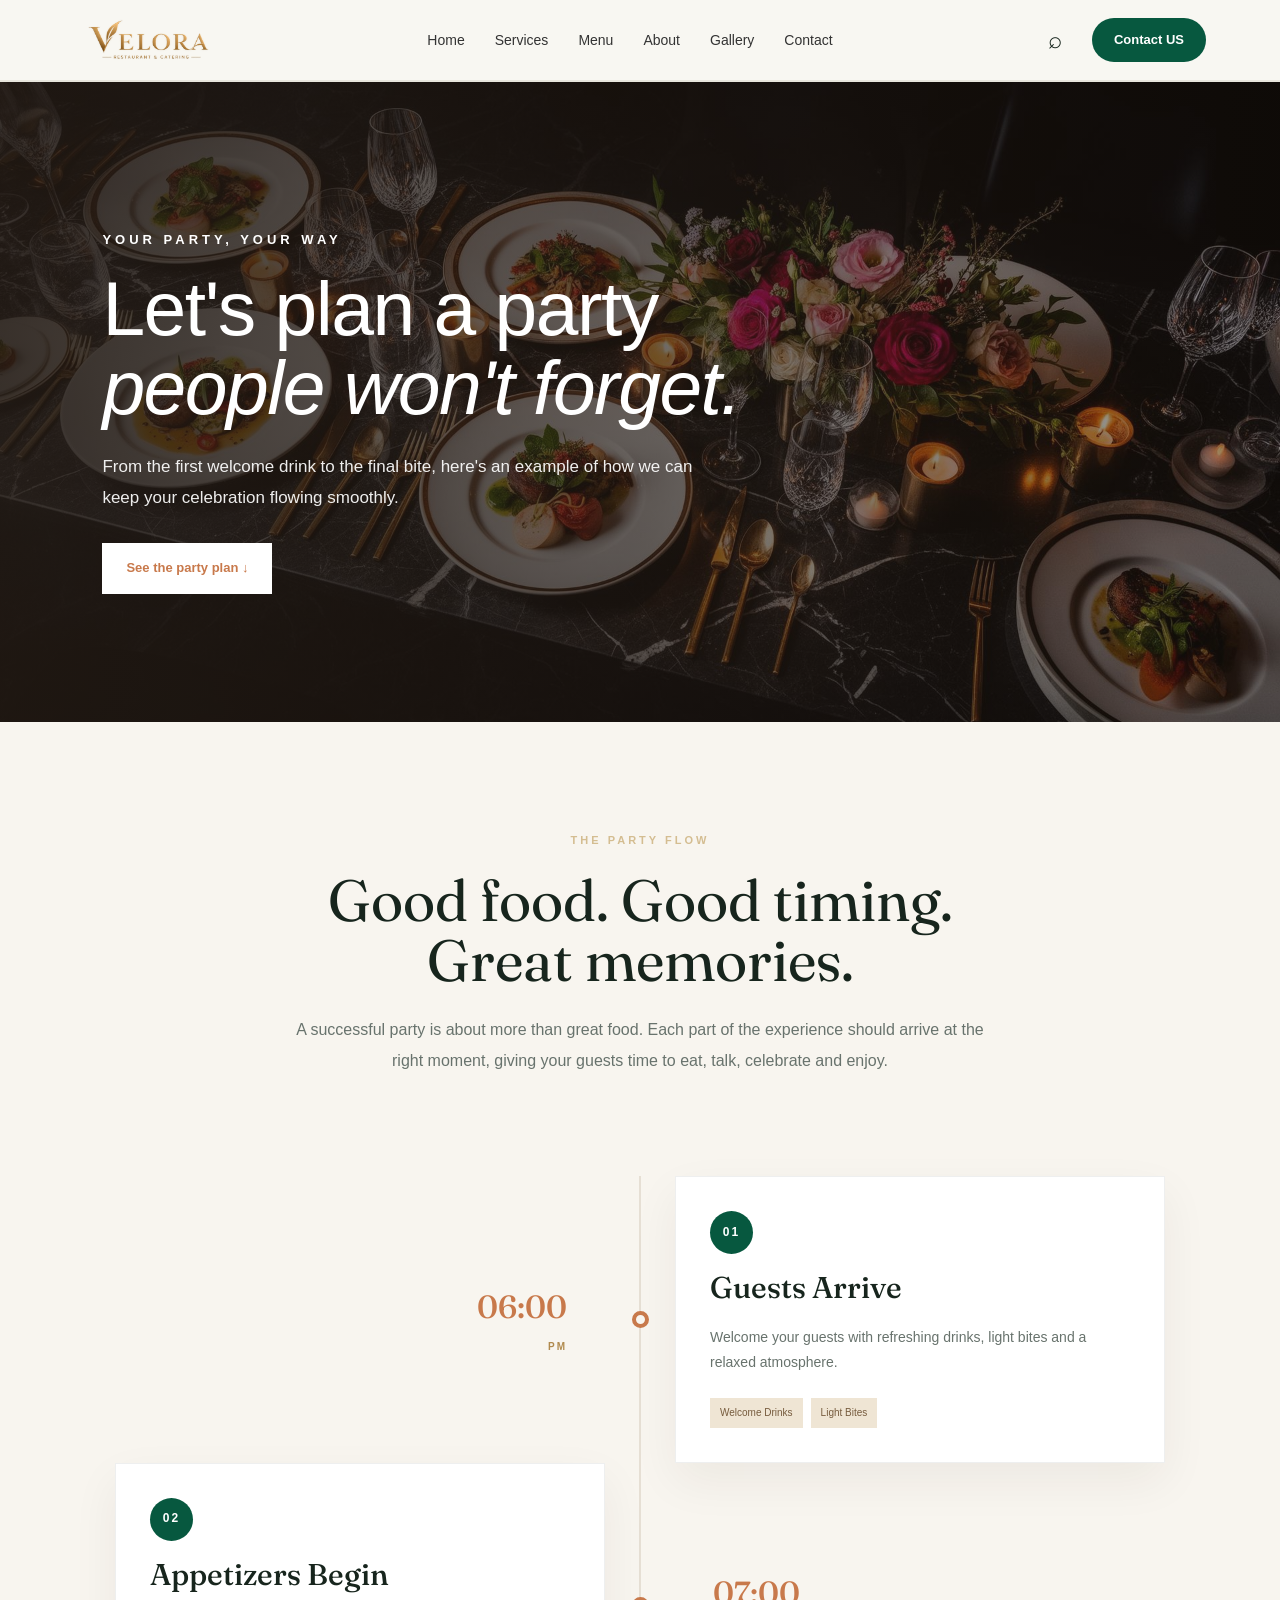
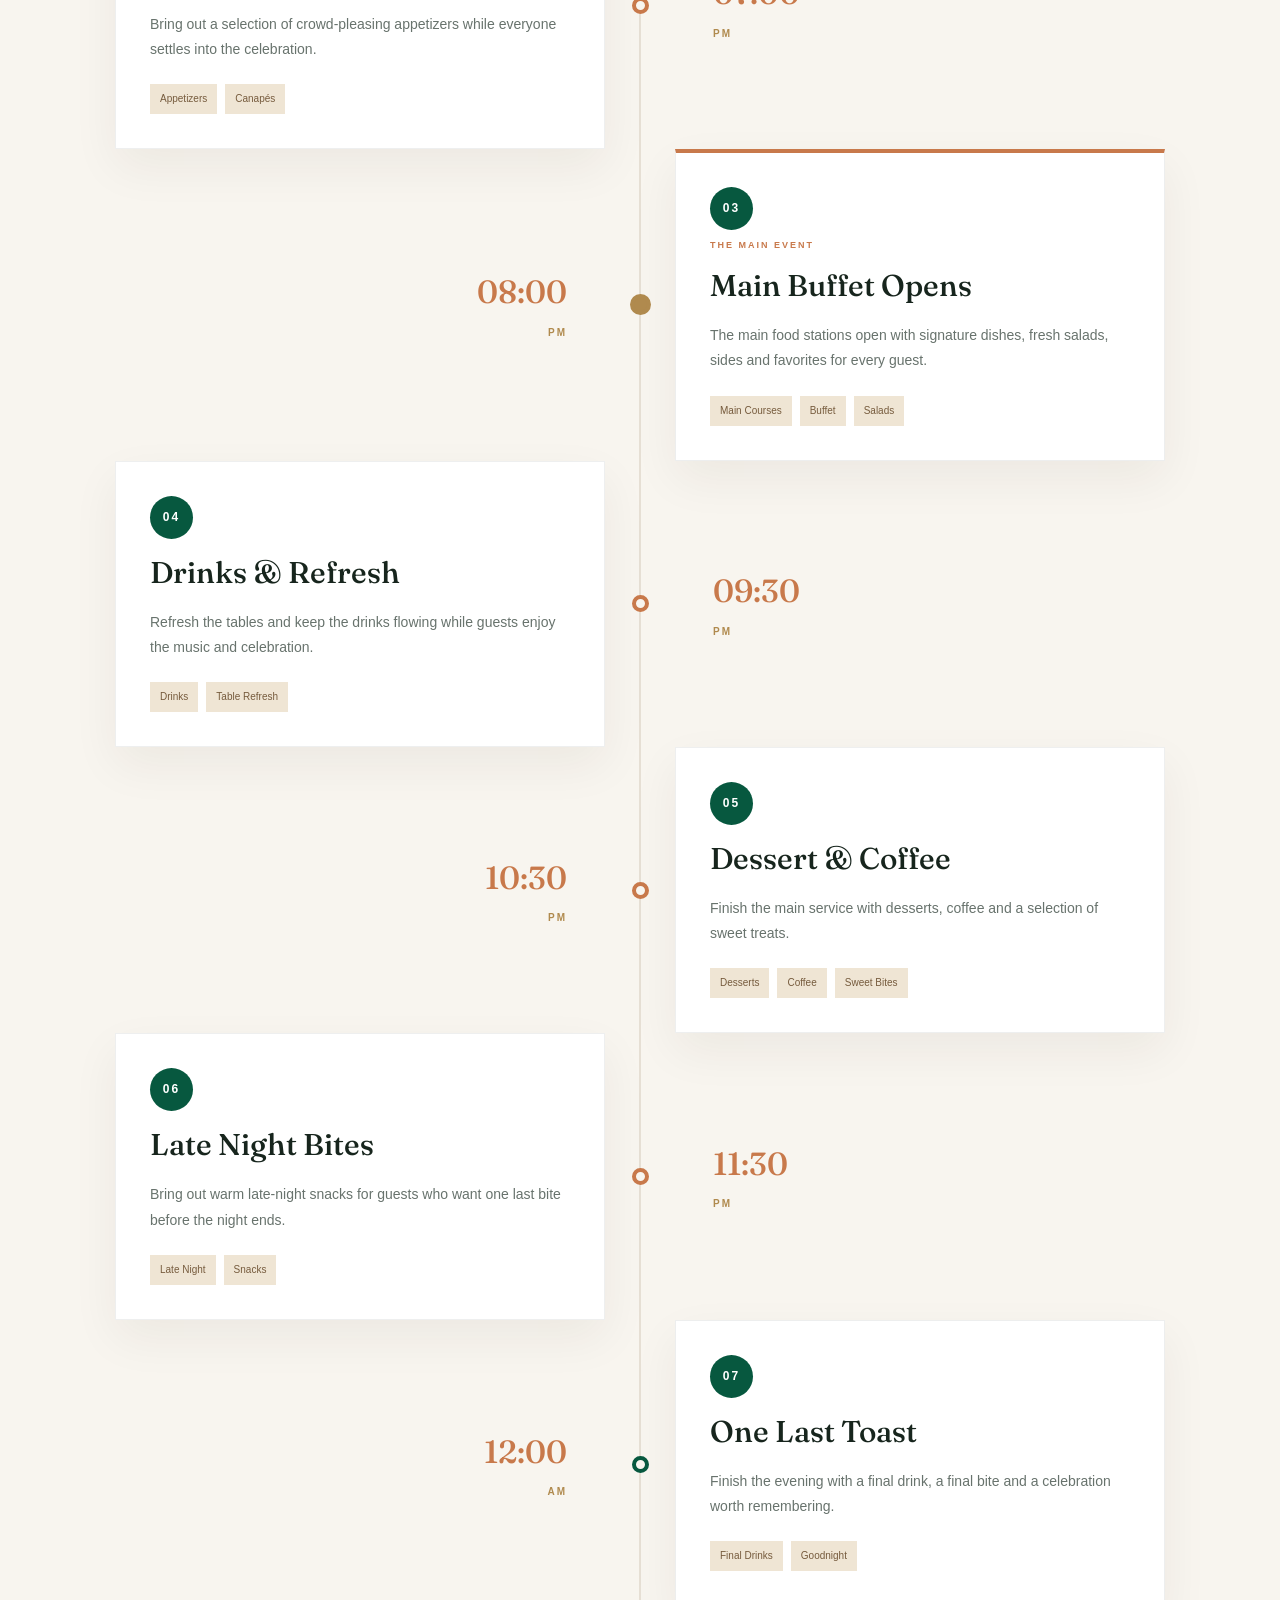
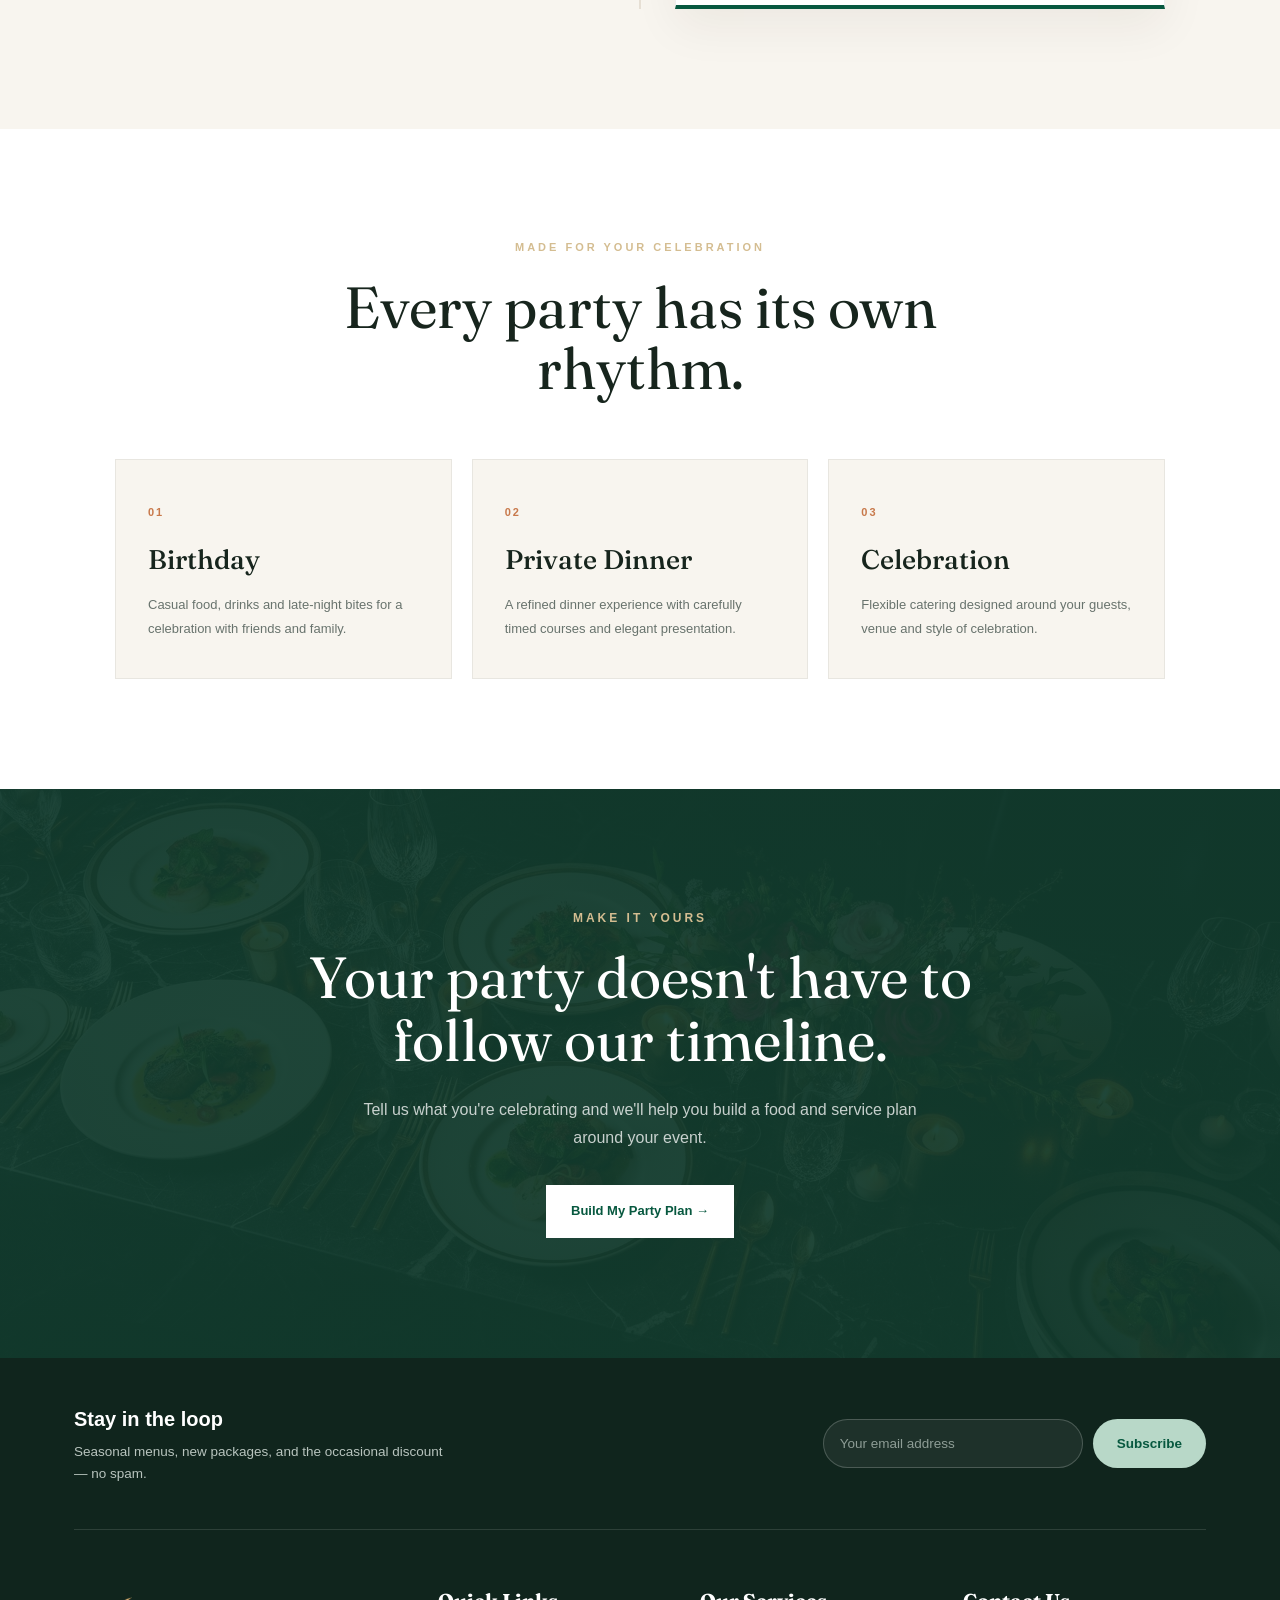
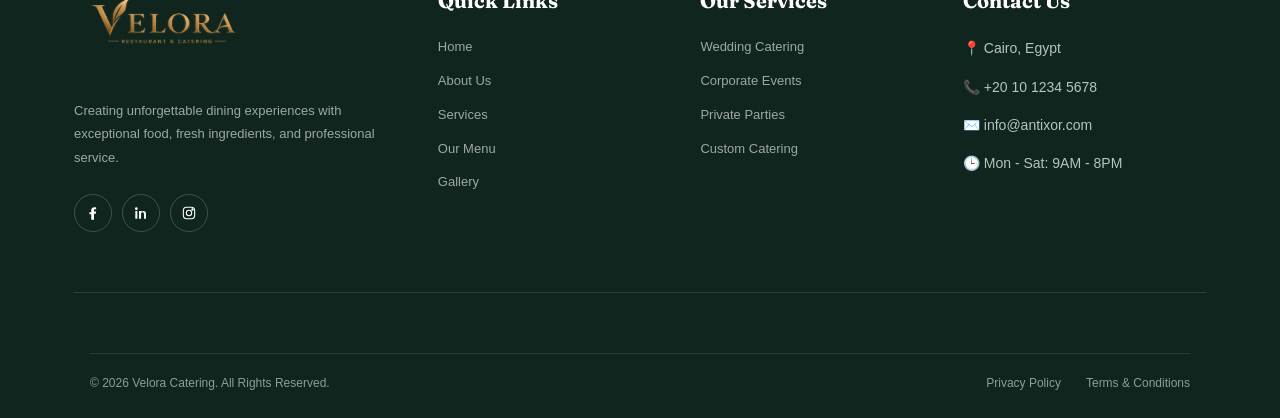
<file: party-planning.html>
<!DOCTYPE html>
<html lang="en">

<head>
    <meta charset="UTF-8">
    <meta name="viewport" content="width=device-width, initial-scale=1.0">

    <link rel="icon" type="image/png" href="img/Velora.png">
    <title>Velora</title>

    <link rel="preconnect" href="https://fonts.googleapis.com">
    <link rel="preconnect" href="https://fonts.gstatic.com" crossorigin>

    <link
        href="https://fonts.googleapis.com/css2?family=Fraunces:opsz,wght@9..144,400;9..144,500;9..144,600&family=Inter:wght@400;500;600&display=swap"
        rel="stylesheet">

    <link rel="stylesheet" href="./style.css">
</head>

<body>

    <!-- NAVBAR -->

    <header class="header" id="siteHeader">
        <nav class="navbar container">

            <a href="index.html" class="velora-logo">
                <img src="img/Velora.png" alt="Velora Restaurant & Catering">
            </a>

            <ul class="nav-links" id="navLinks">
                <li><a href="index.html">Home</a></li>
                <li><a href="index.html">Services</a></li>
                <li><a href="./Explore Our Menu.html">Menu</a></li>
                <li><a href="index.html">About</a></li>
                <li><a href="./about.html">Gallery</a></li>
                <li><a href="./contact.html">Contact</a></li>
            </ul>

            <div class="nav-actions">

                <div class="nav-search" id="navSearch">
                    <button class="search-btn" id="searchToggle" aria-label="Search">⌕</button>
                    <input type="text" class="search-input" id="searchInput" placeholder="Search the menu...">
                </div>

                <a href="./contact.html" class="quote-btn">
                    Contact US
                </a>

                <button class="menu-toggle" id="menuToggle" aria-label="Menu">
                    <span></span>
                    <span></span>
                    <span></span>
                </button>

            </div>

        </nav>

        <!-- Mobile menu -->
        <div class="mobile-menu" id="mobileMenu">
              <ul class="nav-links" id="navLinks">
                <li><a href="index.html">Home</a></li>
                <li><a href="index.html">Services</a></li>
                <li><a href="Explore Our Menu.html">Menu</a></li>
                <li><a href="index.html">About</a></li>
                <li><a href="about.html">Gallery</a></li>
                <li><a href="contact.html">Contact</a></li>
            </ul>
            <a href="./contact.html" class="quote-btn mobile-quote-btn">Contact Us</a>
        </div>
    </header>
    <!-- HERO -->

    <section class="party-plan-hero">

        <div class="party-hero-overlay"></div>

        <div class="party-hero-content">

            <span class="party-kicker">
                YOUR PARTY, YOUR WAY
            </span>

            <h1>
                Let's plan a party
                <em>people won't forget.</em>
            </h1>

            <p>
                From the first welcome drink to the final bite,
                here's an example of how we can keep your celebration
                flowing smoothly.
            </p>

            <a href="#party-timeline" class="party-hero-btn">
                See the party plan ↓
            </a>

        </div>

    </section>


    <!-- INTRO -->

    <section class="party-intro">

        <span class="section-kicker">
            THE PARTY FLOW
        </span>

        <h2>
            Good food. Good timing. Great memories.
        </h2>

        <p>
            A successful party is about more than great food.
            Each part of the experience should arrive at the right moment,
            giving your guests time to eat, talk, celebrate and enjoy.
        </p>

    </section>


    <!-- TIMELINE -->

    <section class="party-timeline-section" id="party-timeline">

        <div class="party-timeline">

            <!-- 06:00 -->

            <div class="party-step">

                <div class="party-time">
                    <strong>06:00</strong>
                    <span>PM</span>
                </div>

                <div class="party-line">
                    <span class="party-dot"></span>
                </div>

                <div class="party-card">

                    <span class="step-number">01</span>

                    <h3>
                        Guests Arrive
                    </h3>

                    <p>
                        Welcome your guests with refreshing drinks,
                        light bites and a relaxed atmosphere.
                    </p>

                    <div class="party-tags">
                        <span>Welcome Drinks</span>
                        <span>Light Bites</span>
                    </div>

                </div>

            </div>


            <!-- 07:00 -->

            <div class="party-step reverse">

                <div class="party-time">
                    <strong>07:00</strong>
                    <span>PM</span>
                </div>

                <div class="party-line">
                    <span class="party-dot"></span>
                </div>

                <div class="party-card">

                    <span class="step-number">02</span>

                    <h3>
                        Appetizers Begin
                    </h3>

                    <p>
                        Bring out a selection of crowd-pleasing appetizers
                        while everyone settles into the celebration.
                    </p>

                    <div class="party-tags">
                        <span>Appetizers</span>
                        <span>Canapés</span>
                    </div>

                </div>

            </div>


            <!-- 08:00 -->

            <div class="party-step">

                <div class="party-time">
                    <strong>08:00</strong>
                    <span>PM</span>
                </div>

                <div class="party-line">
                    <span class="party-dot featured-dot"></span>
                </div>

                <div class="party-card featured">

                    <span class="step-number">03</span>

                    <span class="featured-label">
                        THE MAIN EVENT
                    </span>

                    <h3>
                        Main Buffet Opens
                    </h3>

                    <p>
                        The main food stations open with signature dishes,
                        fresh salads, sides and favorites for every guest.
                    </p>

                    <div class="party-tags">
                        <span>Main Courses</span>
                        <span>Buffet</span>
                        <span>Salads</span>
                    </div>

                </div>

            </div>


            <!-- 09:30 -->

            <div class="party-step reverse">

                <div class="party-time">
                    <strong>09:30</strong>
                    <span>PM</span>
                </div>

                <div class="party-line">
                    <span class="party-dot"></span>
                </div>

                <div class="party-card">

                    <span class="step-number">04</span>

                    <h3>
                        Drinks & Refresh
                    </h3>

                    <p>
                        Refresh the tables and keep the drinks flowing
                        while guests enjoy the music and celebration.
                    </p>

                    <div class="party-tags">
                        <span>Drinks</span>
                        <span>Table Refresh</span>
                    </div>

                </div>

            </div>


            <!-- 10:30 -->

            <div class="party-step">

                <div class="party-time">
                    <strong>10:30</strong>
                    <span>PM</span>
                </div>

                <div class="party-line">
                    <span class="party-dot"></span>
                </div>

                <div class="party-card">

                    <span class="step-number">05</span>

                    <h3>
                        Dessert & Coffee
                    </h3>

                    <p>
                        Finish the main service with desserts, coffee
                        and a selection of sweet treats.
                    </p>

                    <div class="party-tags">
                        <span>Desserts</span>
                        <span>Coffee</span>
                        <span>Sweet Bites</span>
                    </div>

                </div>

            </div>


            <!-- 11:30 -->

            <div class="party-step reverse">

                <div class="party-time">
                    <strong>11:30</strong>
                    <span>PM</span>
                </div>

                <div class="party-line">
                    <span class="party-dot"></span>
                </div>

                <div class="party-card">

                    <span class="step-number">06</span>

                    <h3>
                        Late Night Bites
                    </h3>

                    <p>
                        Bring out warm late-night snacks for guests
                        who want one last bite before the night ends.
                    </p>

                    <div class="party-tags">
                        <span>Late Night</span>
                        <span>Snacks</span>
                    </div>

                </div>

            </div>


            <!-- 12:00 -->

            <div class="party-step">

                <div class="party-time">
                    <strong>12:00</strong>
                    <span>AM</span>
                </div>

                <div class="party-line">
                    <span class="party-dot final-dot"></span>
                </div>

                <div class="party-card final-card">

                    <span class="step-number">07</span>

                    <h3>
                        One Last Toast
                    </h3>

                    <p>
                        Finish the evening with a final drink,
                        a final bite and a celebration worth remembering.
                    </p>

                    <div class="party-tags">
                        <span>Final Drinks</span>
                        <span>Goodnight</span>
                    </div>

                </div>

            </div>

        </div>

    </section>


    <!-- PARTY TYPES -->

    <section class="party-types">

        <div class="party-types-heading">

            <span class="section-kicker">
                MADE FOR YOUR CELEBRATION
            </span>

            <h2>
                Every party has its own rhythm.
            </h2>

        </div>

        <div class="party-type-grid">

            <div class="party-type-card">
                <span>01</span>
                <h3>Birthday</h3>
                <p>
                    Casual food, drinks and late-night bites
                    for a celebration with friends and family.
                </p>
            </div>

            <div class="party-type-card">
                <span>02</span>
                <h3>Private Dinner</h3>
                <p>
                    A refined dinner experience with carefully
                    timed courses and elegant presentation.
                </p>
            </div>

            <div class="party-type-card">
                <span>03</span>
                <h3>Celebration</h3>
                <p>
                    Flexible catering designed around your guests,
                    venue and style of celebration.
                </p>
            </div>

        </div>

    </section>


    <!-- CTA -->

    <section class="party-plan-cta">

        <div class="party-cta-content">

            <span class="section-kicker">
                MAKE IT YOURS
            </span>

            <h2>
                Your party doesn't have to follow our timeline.
            </h2>

            <p>
                Tell us what you're celebrating and we'll help you
                build a food and service plan around your event.
            </p>

            <a href="quote.html" class="party-cta-btn">
                Build My Party Plan →
            </a>

        </div>

    </section>


    <!-- FOOTER -->
    <footer class="footer">

        <div class="container">

            <!-- Newsletter -->
            <div class="footer-newsletter">
                <div>
                    <h3>Stay in the loop</h3>
                    <p>Seasonal menus, new packages, and the occasional discount — no spam.</p>
                </div>

                <form class="newsletter-form" id="newsletterForm">
                    <input type="email" id="newsletterEmail" placeholder="Your email address" required>
                    <button type="submit">Subscribe</button>
                </form>
            </div>

            <div class="footer-grid">

                <div class="footer-brand">

                   <a href="index.html" class="footer-logo">
                        <img src="img/Velora.png" alt="Velora Restaurant & Catering">
                    </a>


                    <p>
                        Creating unforgettable dining experiences
                        with exceptional food, fresh ingredients,
                        and professional service.
                    </p>

                    <div class="footer-socials">
                        <a href="#" aria-label="Facebook">
                            <svg viewBox="0 0 24 24" fill="currentColor">
                                <path
                                    d="M13.5 21v-8h2.7l.4-3.1h-3.1V8c0-.9.25-1.5 1.55-1.5H16.7V3.7C16.35 3.65 15.2 3.5 13.9 3.5c-2.7 0-4.55 1.65-4.55 4.7v2.7H6.6V14h2.75v8h4.15Z" />
                            </svg>
                        </a>
                        <a href="#" aria-label="LinkedIn">
                            <svg viewBox="0 0 24 24" fill="currentColor">
                                <path
                                    d="M4.98 3.5a2 2 0 1 1 0 4 2 2 0 0 1 0-4ZM3.5 9h3v11.5h-3V9Zm6.6 0h2.87v1.57h.04c.4-.76 1.38-1.57 2.85-1.57 3.05 0 3.6 2 3.6 4.6v6.9h-3v-6.12c0-1.46-.03-3.34-2.04-3.34-2.04 0-2.35 1.6-2.35 3.24v6.22h-3V9Z" />
                            </svg>
                        </a>
                        <a href="#" aria-label="Instagram">
                            <svg viewBox="0 0 24 24" fill="none" stroke="currentColor" stroke-width="1.6">
                                <rect x="3.5" y="3.5" width="17" height="17" rx="5" />
                                <circle cx="12" cy="12" r="4" />
                                <circle cx="17.2" cy="6.8" r="1" />
                            </svg>
                        </a>
                    </div>

                </div>


                <div class="footer-column">

                    <h3>Quick Links</h3>

                    <ul>
                        <li><a href="index.html">Home</a></li>
                        <li><a href="index.html#about">About Us</a></li>
                        <li><a href="index.html#services">Services</a></li>
                        <li><a href="menu.html">Our Menu</a></li>
                        <li><a href="#">Gallery</a></li>
                    </ul>

                </div>


                <div class="footer-column">

                    <h3>Our Services</h3>

                    <ul>
                        <li><a href="wedding.html">Wedding Catering</a></li>
                        <li><a href="corporate.html">Corporate Events</a></li>
                        <li><a href="private-parties.html">Private Parties</a></li>
                        <li><a href="custom-catering.html">Custom Catering</a></li>
                    </ul>

                </div>


                <div class="footer-column">

                    <h3>Contact Us</h3>

                    <ul class="footer-contact">
                        <li>📍 Cairo, Egypt</li>
                        <li>📞 +20 10 1234 5678</li>
                        <li>✉️ info@antixor.com</li>
                        <li>🕒 Mon - Sat: 9AM - 8PM</li>
                    </ul>

                </div>

            </div>


            <div class="footer-bottom">

                <p>
                    © 2026 Velora Catering. All Rights Reserved.
                </p>

                <div>
                    <a href="#">Privacy Policy</a>
                    <a href="#">Terms & Conditions</a>
                </div>

            </div>

        </div>

    </footer>

    <button class="back-to-top" id="backToTop" aria-label="Back to top">
        <svg viewBox="0 0 24 24" fill="none" stroke="currentColor" stroke-width="2">
            <path d="M12 19V5M5 12l7-7 7 7" />
        </svg>
    </button>
    <button class="back-to-top" id="backToTop" aria-label="Back to top">
        <svg viewBox="0 0 24 24" fill="none" stroke="currentColor" stroke-width="2">
            <path d="M12 19V5M5 12l7-7 7 7" />
        </svg>
    </button>
    <script src="./script.js"></script>

</body>

</html>
</file>
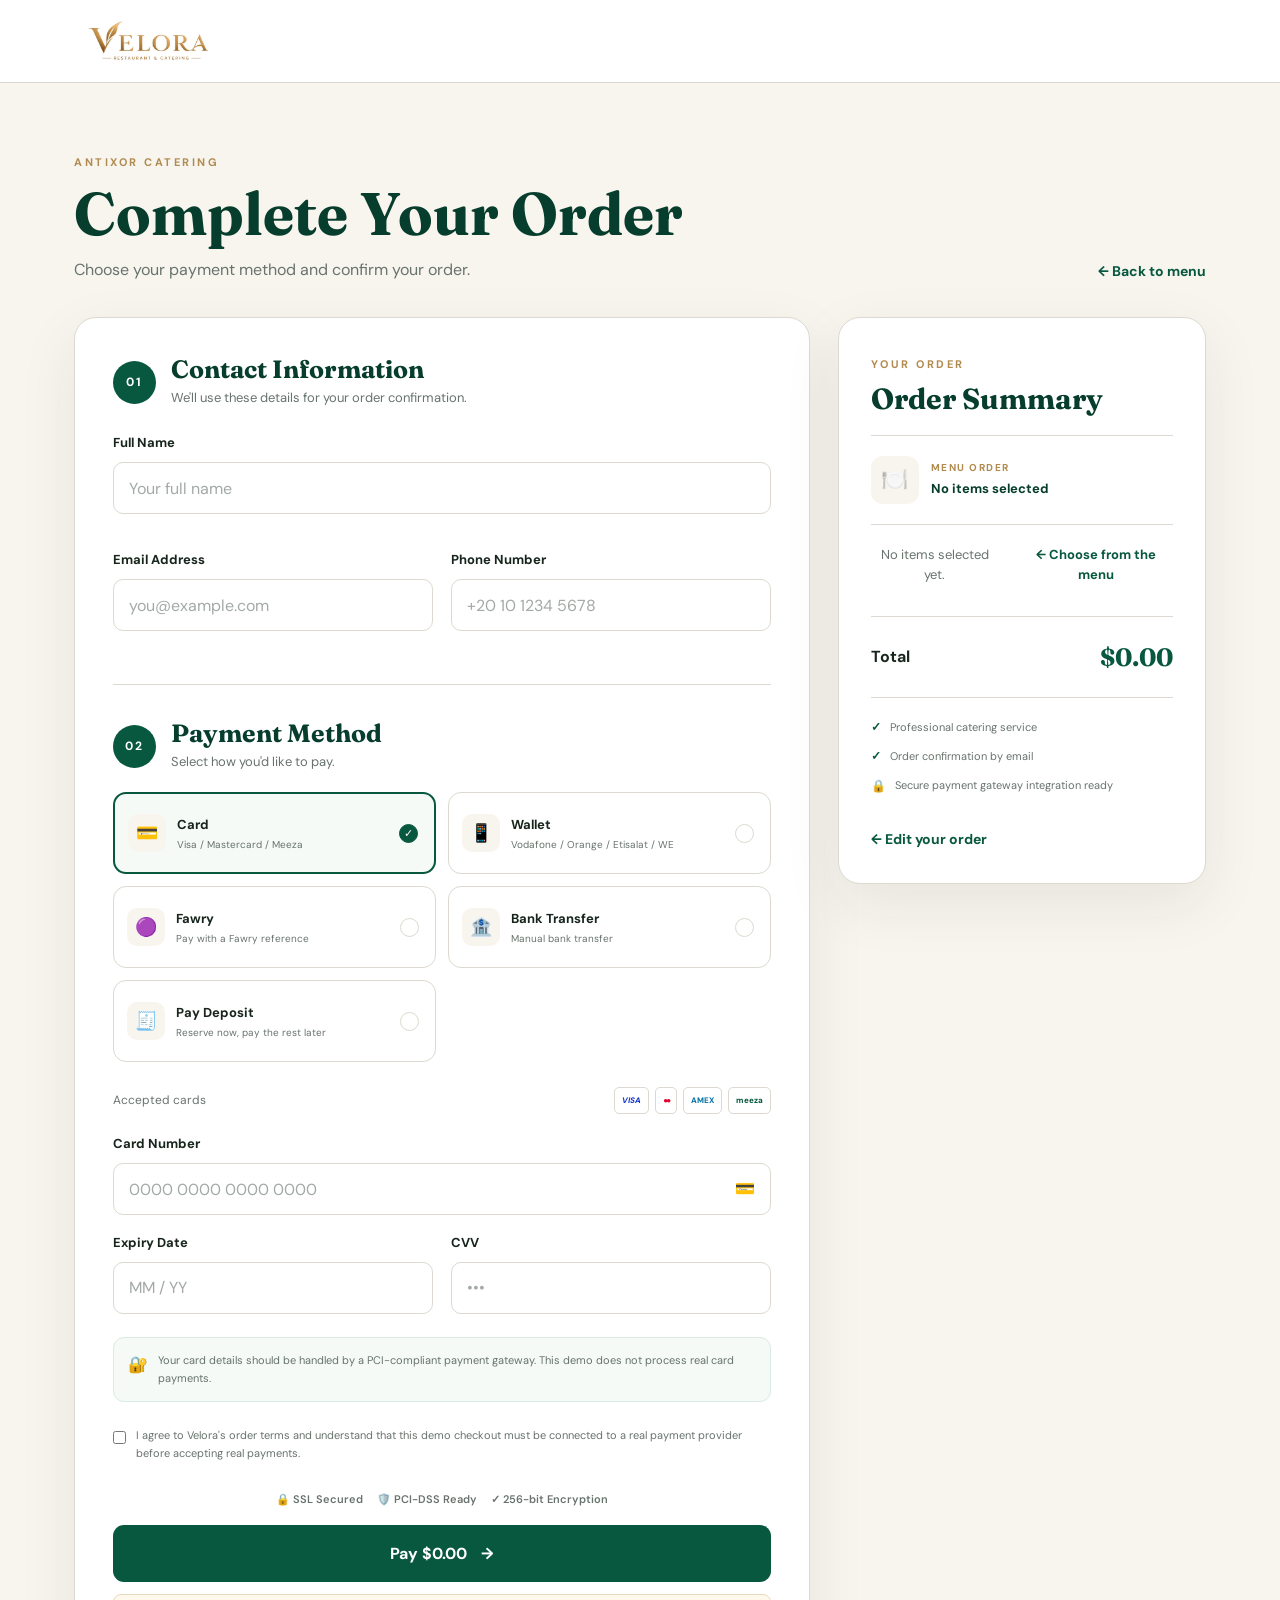
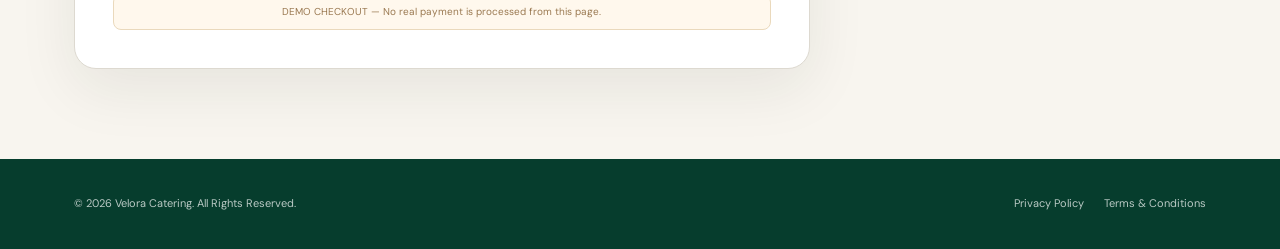
<file: payment.html>
<!DOCTYPE html>
<html lang="en">
<head>
    <meta charset="UTF-8">
    <meta name="viewport" content="width=device-width, initial-scale=1.0">
   <link rel="icon" type="image/png" href="img/Velora.png">
    <title>Velora</title>


    <link rel="preconnect" href="https://fonts.googleapis.com">
    <link rel="preconnect" href="https://fonts.gstatic.com" crossorigin>
    <link href="https://fonts.googleapis.com/css2?family=DM+Sans:wght@400;500;600;700&family=Fraunces:opsz,wght@9..144,500;9..144,600;9..144,700&display=swap" rel="stylesheet">

    <link rel="stylesheet" href="./style.css">
</head>

<body>

<header class="payment-header">
    <div class="container header-inner">
       <a href="index.html" class="velora-logo">
                <img src="img/Velora.png" alt="Velora Restaurant & Catering">
            </a>

        
    </div>
</header>

<main class="checkout-page">
    <div class="container">

        <div class="checkout-heading">
            <div>
                <span class="eyebrow">ANTIXOR CATERING</span>
                <h1>Complete Your Order</h1>
                <p>Choose your payment method and confirm your order.</p>
            </div>

            <a href="./Explore Our Menu.html" class="back-link">← Back to menu</a>
        </div>

        <form id="paymentForm" novalidate>
            <div class="checkout-grid">

                <!-- LEFT -->
                <section class="checkout-card payment-card">

                    <div class="section-title">
                        <div class="step-number">01</div>
                        <div>
                            <h2>Contact Information</h2>
                            <p>We'll use these details for your order confirmation.</p>
                        </div>
                    </div>

                    <div class="form-grid">
                        <div class="field full">
                            <label for="fullName">Full Name</label>
                            <input id="fullName" name="fullName" type="text" placeholder="Your full name" autocomplete="name" required>
                        </div>

                        <div class="field">
                            <label for="email">Email Address</label>
                            <input id="email" name="email" type="email" placeholder="you@example.com" autocomplete="email" required>
                        </div>

                        <div class="field">
                            <label for="phone">Phone Number</label>
                            <input id="phone" name="phone" type="tel" placeholder="+20 10 1234 5678" autocomplete="tel" required>
                        </div>
                    </div>

                    <div class="divider"></div>

                    <div class="section-title payment-title">
                        <div class="step-number">02</div>
                        <div>
                            <h2>Payment Method</h2>
                            <p>Select how you'd like to pay.</p>
                        </div>
                    </div>

                    <div class="payment-methods" role="tablist">

                        <button type="button" class="payment-method active" data-method="card">
                            <span class="method-icon">💳</span>
                            <span>
                                <strong>Card</strong>
                                <small>Visa / Mastercard / Meeza</small>
                            </span>
                            <span class="method-check">✓</span>
                        </button>

                        <button type="button" class="payment-method" data-method="wallet">
                            <span class="method-icon">📱</span>
                            <span>
                                <strong>Wallet</strong>
                                <small>Vodafone / Orange / Etisalat / WE</small>
                            </span>
                            <span class="method-check">✓</span>
                        </button>

                        <button type="button" class="payment-method" data-method="fawry">
                            <span class="method-icon">🟣</span>
                            <span>
                                <strong>Fawry</strong>
                                <small>Pay with a Fawry reference</small>
                            </span>
                            <span class="method-check">✓</span>
                        </button>

                        <button type="button" class="payment-method" data-method="bank">
                            <span class="method-icon">🏦</span>
                            <span>
                                <strong>Bank Transfer</strong>
                                <small>Manual bank transfer</small>
                            </span>
                            <span class="method-check">✓</span>
                        </button>

                        <button type="button" class="payment-method" data-method="deposit">
                            <span class="method-icon">🧾</span>
                            <span>
                                <strong>Pay Deposit</strong>
                                <small>Reserve now, pay the rest later</small>
                            </span>
                            <span class="method-check">✓</span>
                        </button>

                    </div>

                    <!-- CARD -->
                    <div class="payment-panel active" id="cardPanel">

                        <div class="accepted-cards">
                            <span>Accepted cards</span>
                            <div class="card-brands">
                                <span class="brand-card visa">VISA</span>
                                <span class="brand-card master">●●</span>
                                <span class="brand-card amex">AMEX</span>
                                <span class="brand-card meeza">meeza</span>
                            </div>
                        </div>

                        <div class="field">
                            <label for="cardNumber">Card Number</label>
                            <div class="input-icon-wrap">
                                <input id="cardNumber" type="text" inputmode="numeric" maxlength="19"
                                       placeholder="0000 0000 0000 0000" autocomplete="cc-number">
                                <span>💳</span>
                            </div>
                        </div>

                        <div class="form-grid">
                            <div class="field">
                                <label for="expiry">Expiry Date</label>
                                <input id="expiry" type="text" maxlength="5" placeholder="MM / YY" autocomplete="cc-exp">
                            </div>

                            <div class="field">
                                <label for="cvv">CVV</label>
                                <input id="cvv" type="password" inputmode="numeric" maxlength="4"
                                       placeholder="•••" autocomplete="cc-csc">
                            </div>
                        </div>

                        <div class="secure-note">
                            <span>🔐</span>
                            <p>Your card details should be handled by a PCI-compliant payment gateway. This demo does not process real card payments.</p>
                        </div>
                    </div>

                    <!-- WALLET -->
                    <div class="payment-panel" id="walletPanel">

                        <div class="wallet-grid">
                            <button type="button" class="wallet-option" data-wallet="vodafone">
                                <span class="wallet-logo vodafone">
                                    <span class="wallet-logo-mark">VF</span>
                                </span>
                                <strong>Vodafone Cash</strong>
                                <span class="wallet-check">✓</span>
                            </button>

                            <button type="button" class="wallet-option" data-wallet="orange">
                                <span class="wallet-logo orange">
                                    <span class="wallet-logo-mark">O</span>
                                </span>
                                <strong>Orange Cash</strong>
                                <span class="wallet-check">✓</span>
                            </button>

                            <button type="button" class="wallet-option" data-wallet="etisalat">
                                <span class="wallet-logo etisalat">
                                    <span class="wallet-logo-mark">e&</span>
                                </span>
                                <strong>Etisalat Cash</strong>
                                <span class="wallet-check">✓</span>
                            </button>

                            <button type="button" class="wallet-option" data-wallet="we">
                                <span class="wallet-logo we">
                                    <span class="wallet-logo-mark">WE</span>
                                </span>
                                <strong>WE Pay</strong>
                                <span class="wallet-check">✓</span>
                            </button>
                        </div>

                        <div class="field">
                            <label for="walletNumber">Wallet Phone Number</label>
                            <input id="walletNumber" type="tel" placeholder="+20 10 1234 5678">
                        </div>

                        <div class="info-box">
                            <span>ℹ️</span>
                            <p>After confirming your order, you'll continue through the selected wallet's secure payment flow.</p>
                        </div>
                    </div>

                    <!-- FAWRY -->
                    <div class="payment-panel" id="fawryPanel">

                        <div class="fawry-box">
                            <div class="fawry-logo">fawry</div>
                            <h3>Pay through Fawry</h3>
                            <p>We'll provide your Fawry reference number after the order is confirmed.</p>
                        </div>

                        <div class="info-box">
                            <span>🧾</span>
                            <p>Take the reference number to an available Fawry payment location and complete the payment before the order deadline.</p>
                        </div>
                    </div>

                    <!-- BANK -->
                    <div class="payment-panel" id="bankPanel">

                        <div class="bank-details">
                            <div>
                                <span>Bank</span>
                                <strong>Velora Catering Account</strong>
                            </div>
                            <div>
                                <span>Account Name</span>
                                <strong>Velora Catering</strong>
                            </div>
                            <div>
                                <span>Account Number</span>
                                <strong>XXXX XXXX XXXX</strong>
                            </div>
                            <div>
                                <span>IBAN</span>
                                <strong>EG XX XXXX XXXX XXXX XXXX XXXX XX</strong>
                            </div>
                        </div>

                        <div class="info-box">
                            <span>🏦</span>
                            <p>Use your order name as the transfer reference. Replace the placeholder bank details above with your real business account before publishing.</p>
                        </div>
                    </div>

                    <!-- DEPOSIT -->
                    <div class="payment-panel" id="depositPanel">

                        <div class="deposit-card">
                            <div>
                                <span>Required today</span>
                                <strong id="depositAmount">$0</strong>
                            </div>
                            <div>
                                <span>Remaining balance</span>
                                <strong id="remainingAmount">$0</strong>
                            </div>
                        </div>

                        <p class="deposit-copy">
                            Pay a 30% deposit now to reserve your order. The remaining amount is settled on delivery.
                        </p>
                    </div>

                    <label class="terms-check">
                        <input type="checkbox" id="terms" required>
                        <span>
                            I agree to Velora's order terms and understand that this demo checkout
                            must be connected to a real payment provider before accepting real payments.
                        </span>
                    </label>

                    <div class="trust-strip">
                        <span>🔒 SSL Secured</span>
                        <span>🛡️ PCI-DSS Ready</span>
                        <span>✓ 256-bit Encryption</span>
                    </div>

                    <button class="pay-button" type="submit">
                        <span id="payButtonText">Pay $0</span>
                        <span>→</span>
                    </button>

                    <p class="demo-warning">
                        DEMO CHECKOUT — No real payment is processed from this page.
                    </p>

                </section>

                <!-- RIGHT -->
                <aside class="checkout-card order-card">

                    <div class="order-top">
                        <span class="eyebrow">YOUR ORDER</span>
                        <h2>Order Summary</h2>
                    </div>

                    <div class="event-preview">
                        <div class="event-icon">🍽️</div>
                        <div>
                            <span id="eventTypeLabel">MENU ORDER</span>
                            <strong id="orderSubtitle">No items selected</strong>
                        </div>
                    </div>

                    <!-- Filled dynamically from the cart saved on the menu page -->
                    <div class="summary-list" id="summaryList"></div>

                    <div class="summary-total">
                        <span>Total</span>
                        <strong id="totalAmount">$0</strong>
                    </div>

                    <div class="trust-list">
                        <div>
                            <span>✓</span>
                            <p>Professional catering service</p>
                        </div>
                        <div>
                            <span>✓</span>
                            <p>Order confirmation by email</p>
                        </div>
                        <div>
                            <span>🔒</span>
                            <p>Secure payment gateway integration ready</p>
                        </div>
                    </div>

                    <a href="./Explore Our Menu.html" class="edit-link">← Edit your order</a>

                </aside>

            </div>
        </form>

    </div>
</main>

<footer class="payment-footer">
    <div class="container footer-inner">
        <p>© 2026 Velora Catering. All Rights Reserved.</p>
        <div>
            <a href="#">Privacy Policy</a>
            <a href="#">Terms & Conditions</a>
        </div>
    </div>
</footer>

<div class="success-modal" id="successModal">
    <div class="success-box">
        <button class="close-modal" id="closeModal">×</button>
        <div class="success-icon">✓</div>
        <span class="eyebrow">REQUEST RECEIVED</span>
        <h2>Your order request is ready!</h2>
        <p>
            This is a front-end demo. Connect the form to your payment gateway
            to process the transaction and confirm the order automatically.
        </p>
        <button class="modal-button" id="modalOk">Back to Velora</button>
    </div>
</div>

<script src="./script.js"></script>
</body>
</html>
</file>
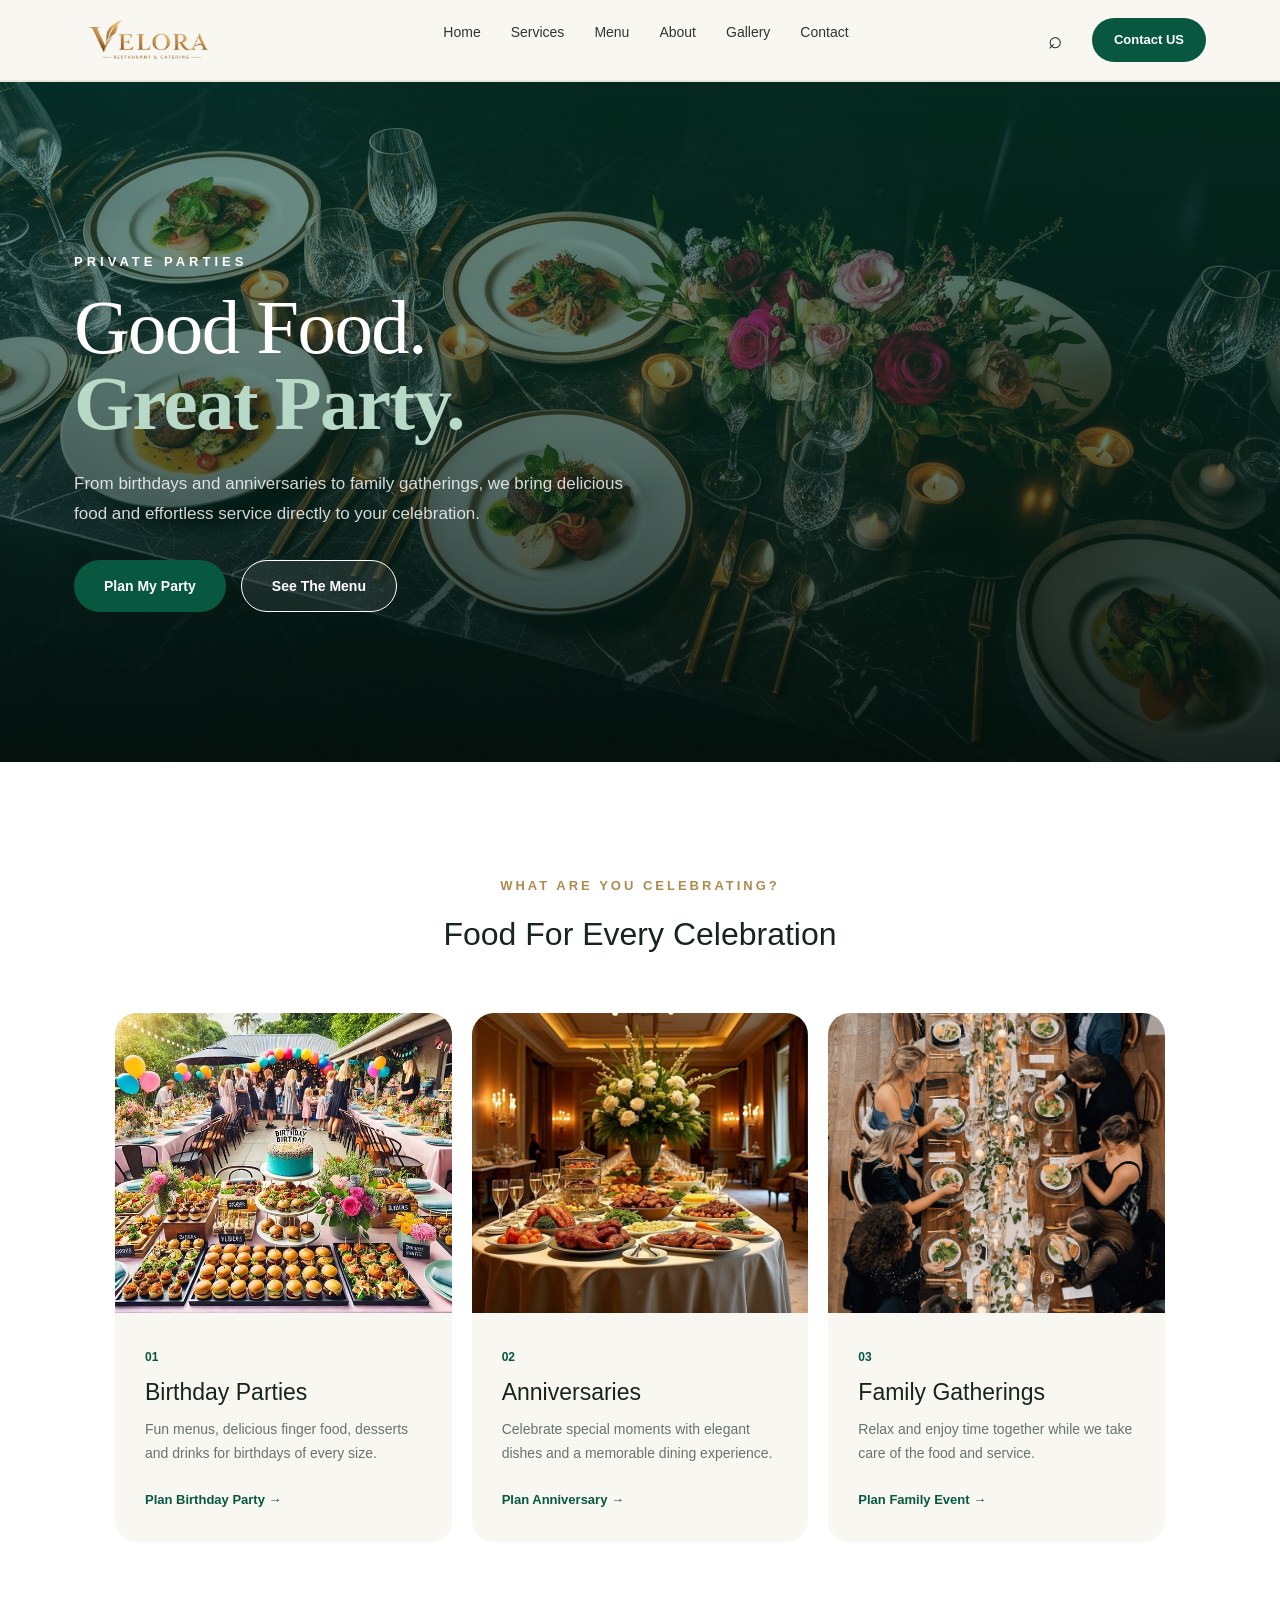
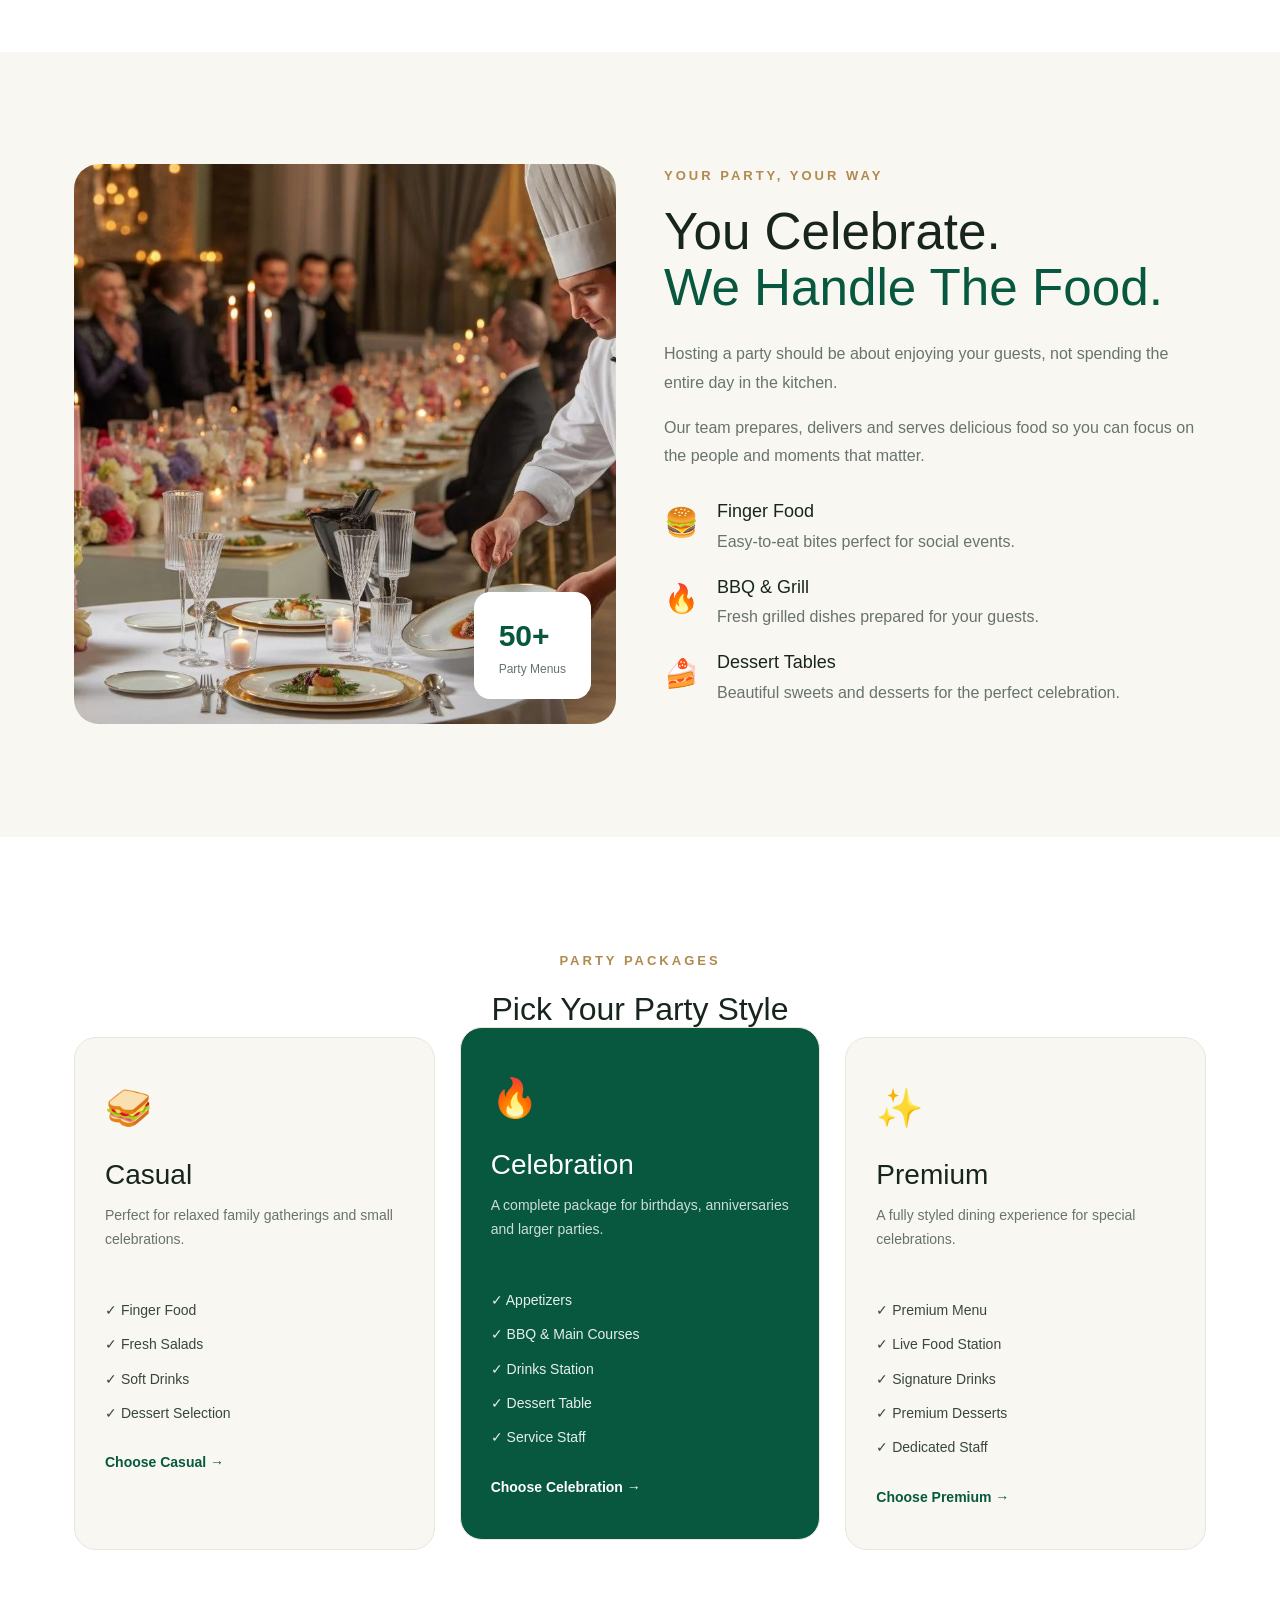
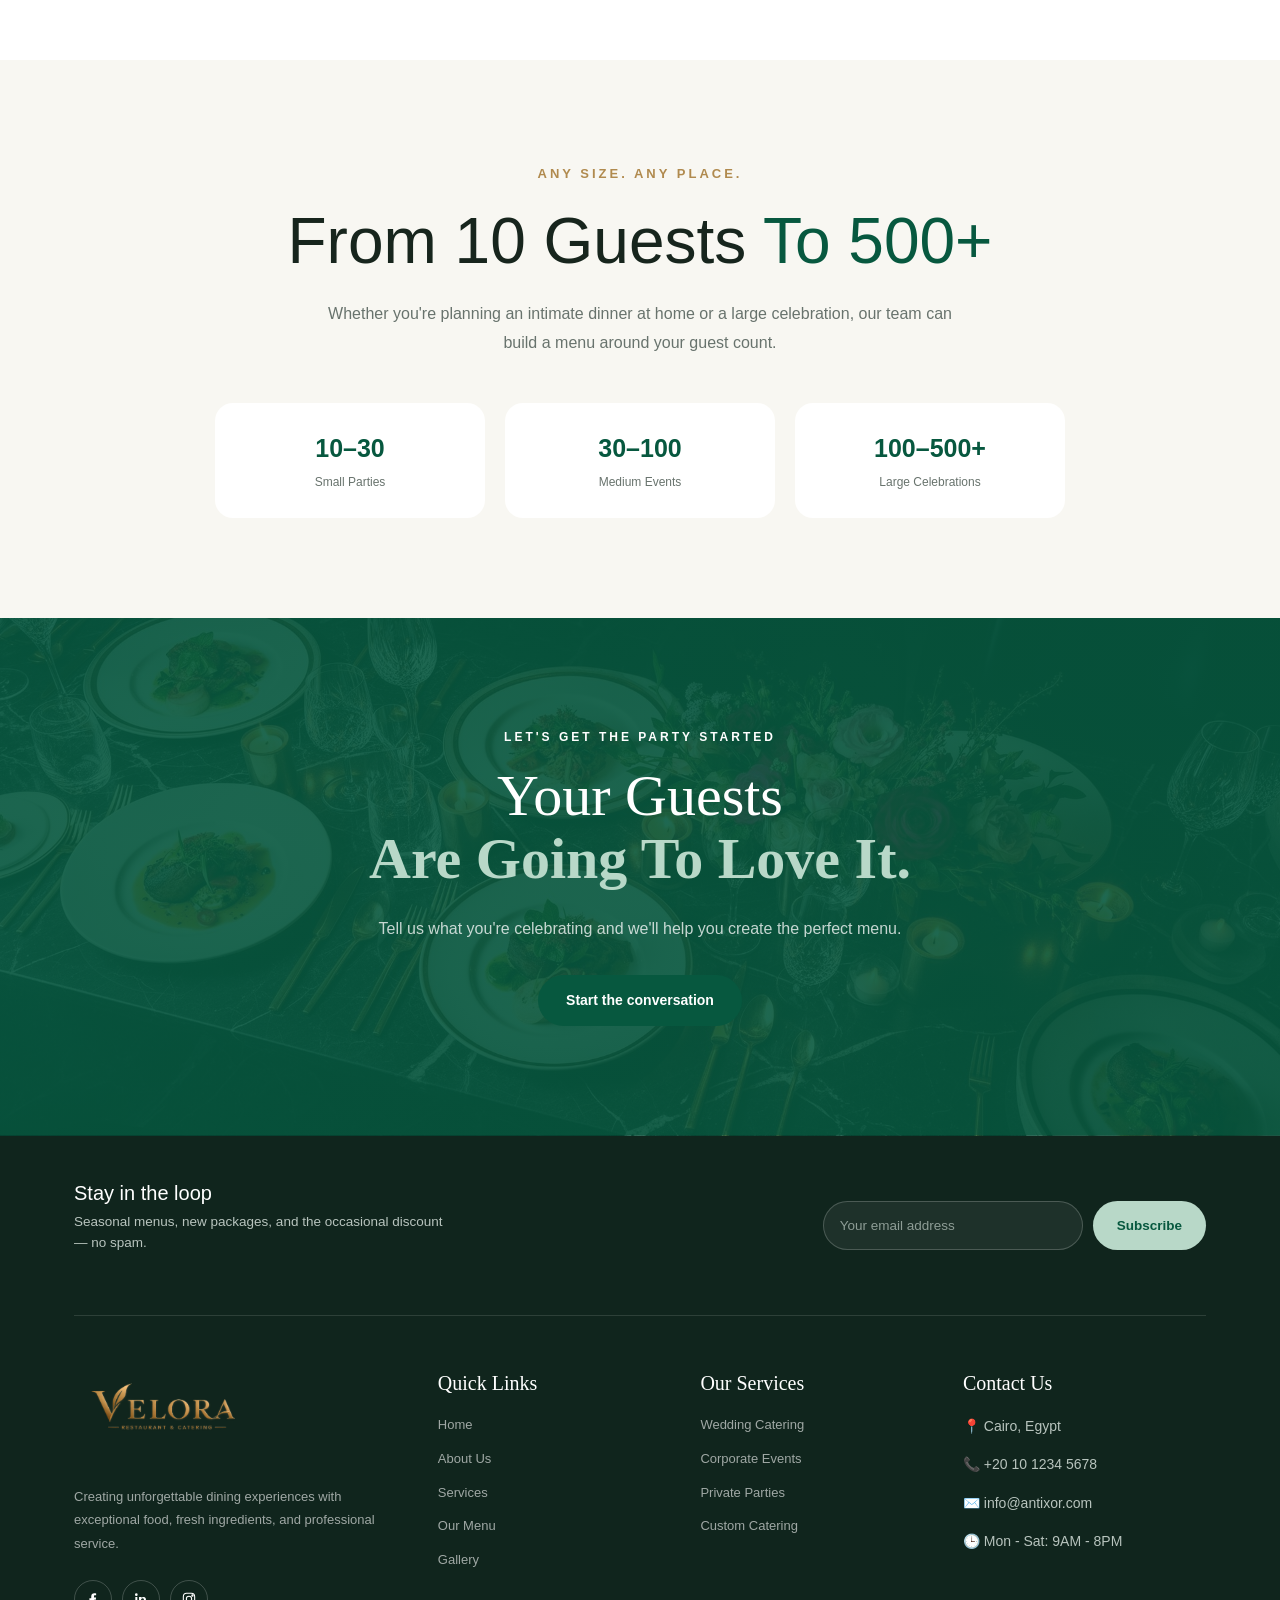
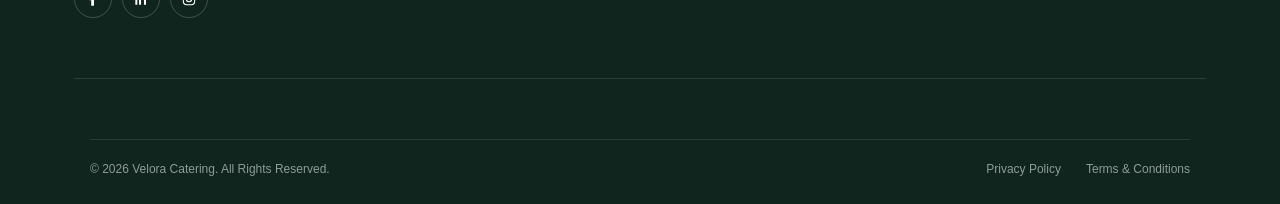
<file: private-parties.html>
<!DOCTYPE html>
<html lang="en">

<head>

    <meta charset="UTF-8">
    <meta name="viewport" content="width=device-width, initial-scale=1.0">

  <link rel="icon" type="image/png" href="img/Velora.png">
    <title>Velora</title>


    <link href="https://cdn.jsdelivr.net/npm/bootstrap@5.3.3/dist/css/bootstrap.min.css" rel="stylesheet">

    <link rel="stylesheet" href="./style.css">

</head>

<body>


    <!-- NAVBAR -->

    <header class="header" id="siteHeader">
        <nav class="navbar container">

            <a href="index.html" class="velora-logo">
                <img src="img/Velora.png" alt="Velora Restaurant & Catering">
            </a>

             <ul class="nav-links" id="navLinks">
                <li><a href="index.html">Home</a></li>
                <li><a href="index.html">Services</a></li>
                <li><a href="Explore Our Menu.html">Menu</a></li>
                <li><a href="index.html">About</a></li>
                <li><a href="about.html">Gallery</a></li>
                <li><a href="contact.html">Contact</a></li>
            </ul>

            <div class="nav-actions">

                <div class="nav-search" id="navSearch">
                    <button class="search-btn" id="searchToggle" aria-label="Search">⌕</button>
                    <input type="text" class="search-input" id="searchInput" placeholder="Search the menu...">
                </div>

                <a href="./contact.html" class="quote-btn">
                    Contact US
                </a>

                <button class="menu-toggle" id="menuToggle" aria-label="Menu">
                    <span></span>
                    <span></span>
                    <span></span>
                </button>

            </div>

        </nav>

        <!-- Mobile menu -->
        <div class="mobile-menu" id="mobileMenu">
              <ul class="nav-links" id="navLinks">
                <li><a href="index.html">Home</a></li>
                <li><a href="index.html">Services</a></li>
                <li><a href="Explore Our Menu.html">Menu</a></li>
                <li><a href="index.html">About</a></li>
                <li><a href="about.html">Gallery</a></li>
                <li><a href="contact.html">Contact</a></li>
            </ul>
            <a href="./contact.html" class="quote-btn mobile-quote-btn">Contact Us</a>
        </div>
    </header>


    <!-- HERO -->

    <section class="party-hero">

        <video class="party-hero-video" autoplay muted loop playsinline>
            <source src="video/private-parties.mp4" type="video/mp4">
            Your browser does not support the video tag.
        </video>

        <div class="party-overlay"></div>

        <div class="container party-hero-content">

            <span>PRIVATE PARTIES</span>

            <h1>
                Good Food.
                <strong>Great Party.</strong>
            </h1>

            <p>
                From birthdays and anniversaries to family gatherings,
                we bring delicious food and effortless service
                directly to your celebration.
            </p>

            <div class="party-buttons">

                <a href="./party-planning.html" class="party-primary">
                    Plan My Party
                </a>

                <a href="./Explore Our Menu.html" class="party-secondary">
                    See The Menu
                </a>

            </div>

        </div>

    </section>
    </section>


    <!-- PARTY TYPES -->

    <section class="party-types reveal">

        <div class="container">

            <div class="section-heading text-center mx-auto">

                <span class="section-label">
                    WHAT ARE YOU CELEBRATING?
                </span>

                <h2>
                    Food For
                    <span>Every Celebration</span>
                </h2>

            </div>


            <div class="party-type-grid">

                <div class="party-type">

                    <div class="party-type-image">

                        <img src="img/Private Parties.jpg" alt="Birthday Party">

                    </div>

                    <div class="party-type-content">

                        <span>01</span>

                        <h3>Birthday Parties</h3>

                        <p>
                            Fun menus, delicious finger food,
                            desserts and drinks for birthdays
                            of every size.
                        </p>

                        <a href="#">
                            Plan Birthday Party →
                        </a>

                    </div>

                </div>


                <div class="party-type">

                    <div class="party-type-image">

                        <img src="img/Private Parties1.jpg" alt="Anniversary Party">

                    </div>

                    <div class="party-type-content">

                        <span>02</span>

                        <h3>Anniversaries</h3>

                        <p>
                            Celebrate special moments with
                            elegant dishes and a memorable
                            dining experience.
                        </p>

                        <a href="#">
                            Plan Anniversary →
                        </a>

                    </div>

                </div>


                <div class="party-type">

                    <div class="party-type-image">

                        <img src="img/Private Parties4.jpg" alt="Family Gathering">

                    </div>

                    <div class="party-type-content">

                        <span>03</span>

                        <h3>Family Gatherings</h3>

                        <p>
                            Relax and enjoy time together while
                            we take care of the food and service.
                        </p>

                        <a href="#">
                            Plan Family Event →
                        </a>

                    </div>

                </div>

            </div>

        </div>

    </section>


    <!-- PARTY EXPERIENCE -->

    <section class="party-experience reveal">

        <div class="container">

            <div class="row align-items-center g-5">

                <div class="col-lg-6">

                    <div class="party-experience-image">

                        <img src="img/Private Parties2.jpg" alt="Private Party Food">

                        <div class="party-floating-card">

                            <strong>50+</strong>

                            <span>
                                Party Menus
                            </span>

                        </div>

                    </div>

                </div>


                <div class="col-lg-6">

                    <span class="section-label">
                        YOUR PARTY, YOUR WAY
                    </span>

                    <h2 class="party-title">
                        You Celebrate.
                        <span>We Handle The Food.</span>
                    </h2>

                    <p>
                        Hosting a party should be about enjoying
                        your guests, not spending the entire day
                        in the kitchen.
                    </p>

                    <p>
                        Our team prepares, delivers and serves
                        delicious food so you can focus on the
                        people and moments that matter.
                    </p>


                    <div class="party-features">

                        <div>
                            <span>🍔</span>

                            <div>
                                <h3>Finger Food</h3>
                                <p>
                                    Easy-to-eat bites perfect
                                    for social events.
                                </p>
                            </div>

                        </div>


                        <div>
                            <span>🔥</span>

                            <div>
                                <h3>BBQ & Grill</h3>
                                <p>
                                    Fresh grilled dishes prepared
                                    for your guests.
                                </p>
                            </div>

                        </div>


                        <div>
                            <span>🍰</span>

                            <div>
                                <h3>Dessert Tables</h3>
                                <p>
                                    Beautiful sweets and desserts
                                    for the perfect celebration.
                                </p>
                            </div>

                        </div>

                    </div>

                </div>

            </div>

        </div>

    </section>


    <!-- PARTY PACKAGES -->

    <section class="party-packages reveal">

        <div class="container">

            <div class="section-heading text-center mx-auto">

                <span class="section-label">
                    PARTY PACKAGES
                </span>

                <h2>
                    Pick Your
                    <span>Party Style</span>
                </h2>

            </div>


            <div class="party-package-grid">

                <div class="party-package">

                    <div class="party-package-icon">
                        🥪
                    </div>

                    <h3>Casual</h3>

                    <p>
                        Perfect for relaxed family gatherings
                        and small celebrations.
                    </p>

                    <ul>
                        <li>✓ Finger Food</li>
                        <li>✓ Fresh Salads</li>
                        <li>✓ Soft Drinks</li>
                        <li>✓ Dessert Selection</li>
                    </ul>

                    <a href="#">
                        Choose Casual →
                    </a>

                </div>


                <div class="party-package party-package-main">

                    <div class="party-package-icon">
                        🔥
                    </div>

                    <h3>Celebration</h3>

                    <p>
                        A complete package for birthdays,
                        anniversaries and larger parties.
                    </p>

                    <ul>
                        <li>✓ Appetizers</li>
                        <li>✓ BBQ & Main Courses</li>
                        <li>✓ Drinks Station</li>
                        <li>✓ Dessert Table</li>
                        <li>✓ Service Staff</li>
                    </ul>

                    <a href="#">
                        Choose Celebration →
                    </a>

                </div>


                <div class="party-package">

                    <div class="party-package-icon">
                        ✨
                    </div>

                    <h3>Premium</h3>

                    <p>
                        A fully styled dining experience
                        for special celebrations.
                    </p>

                    <ul>
                        <li>✓ Premium Menu</li>
                        <li>✓ Live Food Station</li>
                        <li>✓ Signature Drinks</li>
                        <li>✓ Premium Desserts</li>
                        <li>✓ Dedicated Staff</li>
                    </ul>

                    <a href="#">
                        Choose Premium →
                    </a>

                </div>

            </div>

        </div>

    </section>


    <!-- GUEST COUNT -->

    <section class="party-count reveal">

        <div class="container">

            <div class="party-count-content">

                <span class="section-label">
                    ANY SIZE. ANY PLACE.
                </span>

                <h2>
                    From 10 Guests
                    <span>To 500+</span>
                </h2>

                <p>
                    Whether you're planning an intimate dinner
                    at home or a large celebration, our team
                    can build a menu around your guest count.
                </p>

                <div class="guest-options">

                    <div>
                        <strong>10–30</strong>
                        <span>Small Parties</span>
                    </div>

                    <div>
                        <strong>30–100</strong>
                        <span>Medium Events</span>
                    </div>

                    <div>
                        <strong>100–500+</strong>
                        <span>Large Celebrations</span>
                    </div>

                </div>

            </div>

        </div>

    </section>


    <!-- CTA -->

    <section class="party-cta">

        <div class="container">

            <div class="party-cta-content">

                <span>
                    LET'S GET THE PARTY STARTED
                </span>

                <h2>
                    Your Guests
                    <strong>Are Going To Love It.</strong>
                </h2>

                <p>
                    Tell us what you're celebrating and we'll
                    help you create the perfect menu.
                </p>

                <a href="./quote.html" class="party-primary">
                    Start the conversation
                </a>

            </div>

        </div>

    </section>


    <!-- FOOTER -->
    <footer class="footer">

        <div class="container">

            <!-- Newsletter -->
            <div class="footer-newsletter">
                <div>
                    <h3>Stay in the loop</h3>
                    <p>Seasonal menus, new packages, and the occasional discount — no spam.</p>
                </div>

                <form class="newsletter-form" id="newsletterForm">
                    <input type="email" id="newsletterEmail" placeholder="Your email address" required>
                    <button type="submit">Subscribe</button>
                </form>
            </div>

            <div class="footer-grid">

                <div class="footer-brand">

                    <a href="index.html" class="footer-logo">
                        <img src="img/Velora.png" alt="Velora Restaurant & Catering">
                    </a>

                    <p>
                        Creating unforgettable dining experiences
                        with exceptional food, fresh ingredients,
                        and professional service.
                    </p>

                    <div class="footer-socials">
                        <a href="#" aria-label="Facebook">
                            <svg viewBox="0 0 24 24" fill="currentColor">
                                <path
                                    d="M13.5 21v-8h2.7l.4-3.1h-3.1V8c0-.9.25-1.5 1.55-1.5H16.7V3.7C16.35 3.65 15.2 3.5 13.9 3.5c-2.7 0-4.55 1.65-4.55 4.7v2.7H6.6V14h2.75v8h4.15Z" />
                            </svg>
                        </a>
                        <a href="#" aria-label="LinkedIn">
                            <svg viewBox="0 0 24 24" fill="currentColor">
                                <path
                                    d="M4.98 3.5a2 2 0 1 1 0 4 2 2 0 0 1 0-4ZM3.5 9h3v11.5h-3V9Zm6.6 0h2.87v1.57h.04c.4-.76 1.38-1.57 2.85-1.57 3.05 0 3.6 2 3.6 4.6v6.9h-3v-6.12c0-1.46-.03-3.34-2.04-3.34-2.04 0-2.35 1.6-2.35 3.24v6.22h-3V9Z" />
                            </svg>
                        </a>
                        <a href="#" aria-label="Instagram">
                            <svg viewBox="0 0 24 24" fill="none" stroke="currentColor" stroke-width="1.6">
                                <rect x="3.5" y="3.5" width="17" height="17" rx="5" />
                                <circle cx="12" cy="12" r="4" />
                                <circle cx="17.2" cy="6.8" r="1" />
                            </svg>
                        </a>
                    </div>

                </div>


                <div class="footer-column">

                    <h3>Quick Links</h3>

                    <ul>
                        <li><a href="index.html">Home</a></li>
                        <li><a href="index.html#about">About Us</a></li>
                        <li><a href="index.html#services">Services</a></li>
                        <li><a href="menu.html">Our Menu</a></li>
                        <li><a href="#">Gallery</a></li>
                    </ul>

                </div>


                <div class="footer-column">

                    <h3>Our Services</h3>

                    <ul>
                        <li><a href="wedding.html">Wedding Catering</a></li>
                        <li><a href="corporate.html">Corporate Events</a></li>
                        <li><a href="private-parties.html">Private Parties</a></li>
                        <li><a href="custom-catering.html">Custom Catering</a></li>
                    </ul>

                </div>


                <div class="footer-column">

                    <h3>Contact Us</h3>

                    <ul class="footer-contact">
                        <li>📍 Cairo, Egypt</li>
                        <li>📞 +20 10 1234 5678</li>
                        <li>✉️ info@antixor.com</li>
                        <li>🕒 Mon - Sat: 9AM - 8PM</li>
                    </ul>

                </div>

            </div>


            <div class="footer-bottom">

                <p>
                    © 2026 Velora Catering. All Rights Reserved.
                </p>

                <div>
                    <a href="#">Privacy Policy</a>
                    <a href="#">Terms & Conditions</a>
                </div>

            </div>

        </div>

    </footer>

    <button class="back-to-top" id="backToTop" aria-label="Back to top">
        <svg viewBox="0 0 24 24" fill="none" stroke="currentColor" stroke-width="2">
            <path d="M12 19V5M5 12l7-7 7 7" />
        </svg>
    </button>
    <button class="back-to-top" id="backToTop" aria-label="Back to top">
        <svg viewBox="0 0 24 24" fill="none" stroke="currentColor" stroke-width="2">
            <path d="M12 19V5M5 12l7-7 7 7" />
        </svg>
    </button>


    <script src="https://cdn.jsdelivr.net/npm/bootstrap@5.3.3/dist/js/bootstrap.bundle.min.js"></script>
    <script src="./script.js"></script>

</body>

</html>
</file>
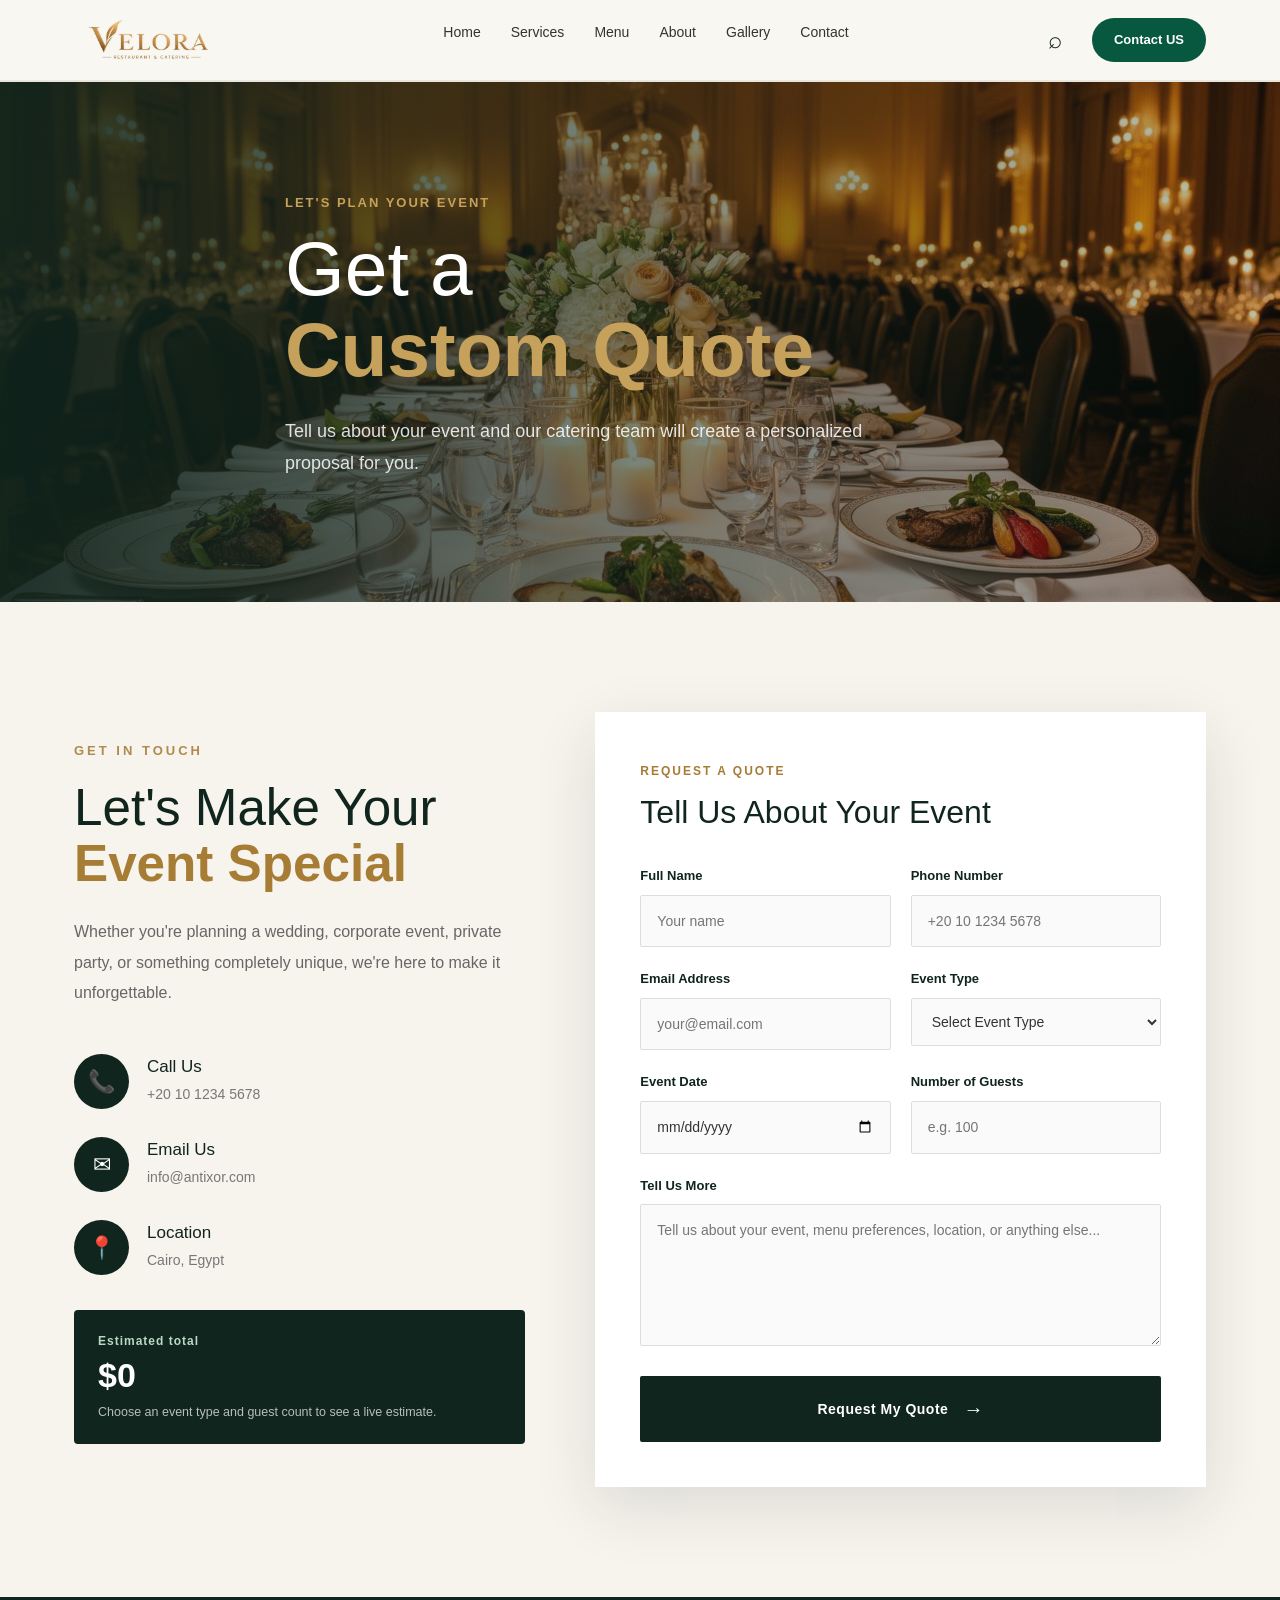
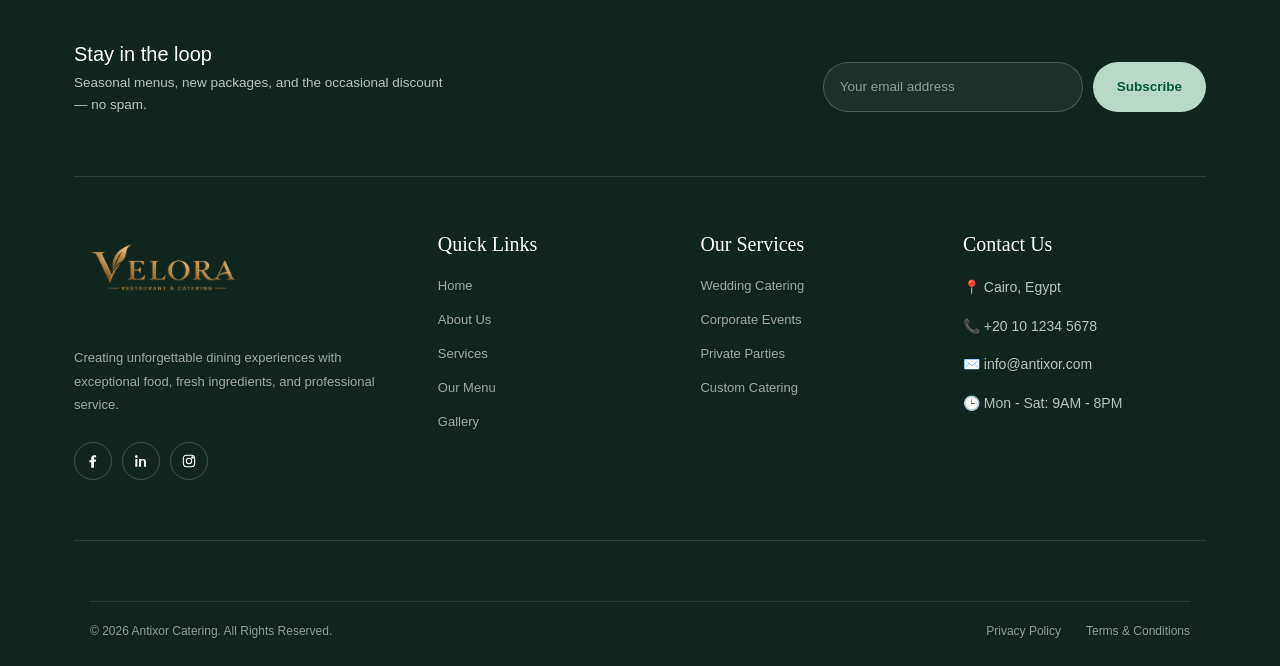
<file: quote.html>
<!DOCTYPE html>
<html lang="en">

<head>
    <meta charset="UTF-8">
    <meta name="viewport" content="width=device-width, initial-scale=1.0">

     <link rel="icon" type="image/png" href="img/Velora.png">
    <title>Velora</title>


    <link href="https://cdn.jsdelivr.net/npm/bootstrap@5.3.3/dist/css/bootstrap.min.css" rel="stylesheet">

    <link rel="stylesheet" href="./style.css">
</head>

<body>

    <header class="header" id="siteHeader">
        <nav class="navbar container">

            <a href="index.html" class="velora-logo">
                <img src="img/Velora.png" alt="Antixor Restaurant & Catering">
            </a>
              <ul class="nav-links" id="navLinks">
                <li><a href="index.html">Home</a></li>
                <li><a href="index.html">Services</a></li>
                <li><a href="Explore Our Menu.html">Menu</a></li>
                <li><a href="index.html">About</a></li>
                <li><a href="about.html">Gallery</a></li>
                <li><a href="contact.html">Contact</a></li>
            </ul>
            <div class="nav-actions">

                <div class="nav-search" id="navSearch">
                    <button class="search-btn" id="searchToggle" aria-label="Search">⌕</button>
                    <input type="text" class="search-input" id="searchInput" placeholder="Search the menu...">
                </div>

                <a href="./contact.html" class="quote-btn">
                    Contact US
                </a>

                <button class="menu-toggle" id="menuToggle" aria-label="Menu">
                    <span></span>
                    <span></span>
                    <span></span>
                </button>

            </div>

        </nav>

        <!-- Mobile menu — no duplicate id, and matches desktop nav exactly -->
        <div class="mobile-menu" id="mobileMenu">
              <ul class="nav-links" id="navLinks">
                <li><a href="index.html">Home</a></li>
                <li><a href="index.html">Services</a></li>
                <li><a href="Explore Our Menu.html">Menu</a></li>
                <li><a href="index.html">About</a></li>
                <li><a href="about.html">Gallery</a></li>
                <li><a href="contact.html">Contact</a></li>
            </ul>
            <a href="./contact.html" class="quote-btn mobile-quote-btn">Contact Us</a>
        </div>
    </header>


    <!-- ================= QUOTE HERO ================= -->

    <section class="quote-hero">

        <div class="quote-overlay"></div>

        <div class="container quote-hero-content">

            <span>LET'S PLAN YOUR EVENT</span>

            <h1>
                Get a
                <strong>Custom Quote</strong>
            </h1>

            <p>
                Tell us about your event and our catering team
                will create a personalized proposal for you.
            </p>

        </div>

    </section>


    <!-- ================= QUOTE SECTION ================= -->

    <section class="quote-section">

        <div class="container">

            <div class="quote-grid">


                <!-- LEFT SIDE -->

                <div class="quote-info reveal">

                    <span class="section-label">
                        GET IN TOUCH
                    </span>

                    <h2>
                        Let's Make Your
                        <strong>Event Special</strong>
                    </h2>

                    <p>
                        Whether you're planning a wedding,
                        corporate event, private party, or
                        something completely unique, we're here
                        to make it unforgettable.
                    </p>


                    <div class="quote-info-list">

                        <div class="quote-info-item">

                            <div class="quote-icon">
                                📞
                            </div>

                            <div>
                                <h3>Call Us</h3>
                                <p>+20 10 1234 5678</p>
                            </div>

                        </div>


                        <div class="quote-info-item">

                            <div class="quote-icon">
                                ✉
                            </div>

                            <div>
                                <h3>Email Us</h3>
                                <p>info@antixor.com</p>
                            </div>

                        </div>


                        <div class="quote-info-item">

                            <div class="quote-icon">
                                📍
                            </div>

                            <div>
                                <h3>Location</h3>
                                <p>Cairo, Egypt</p>
                            </div>

                        </div>

                    </div>

                    <!-- Live estimate, filled in as the form is completed -->
                    <div class="quote-estimate-box" id="quoteEstimateBox">
                        <span>Estimated total</span>
                        <strong id="quoteEstimateAmount">$0</strong>
                        <p id="quoteEstimateDetail">Choose an event type and guest count to see a live estimate.</p>
                    </div>

                </div>


                <!-- RIGHT SIDE FORM -->

                <div class="quote-form-box reveal">

                    <div class="quote-form-header">

                        <span>
                            REQUEST A QUOTE
                        </span>

                        <h2>
                            Tell Us About Your Event
                        </h2>

                    </div>


                    <form class="quote-form" id="quoteForm" novalidate>

                        <div class="quote-form-row">

                            <div class="quote-field">

                                <label>
                                    Full Name
                                </label>

                                <input type="text" id="fullName" placeholder="Your name" required>

                            </div>


                            <div class="quote-field">

                                <label>
                                    Phone Number
                                </label>

                                <input type="tel" id="phone" placeholder="+20 10 1234 5678" required>

                            </div>

                        </div>


                        <div class="quote-form-row">

                            <div class="quote-field">

                                <label>
                                    Email Address
                                </label>

                                <input type="email" id="email" placeholder="your@email.com" required>

                            </div>


                            <div class="quote-field">

                                <label>
                                    Event Type
                                </label>

                                <select id="eventType" required>

                                    <option value="">
                                        Select Event Type
                                    </option>

                                    <option value="Wedding" data-rate="5">
                                        Wedding
                                    </option>

                                    <option value="Corporate Event" data-rate="6">
                                        Corporate Event
                                    </option>

                                    <option value="Private Party" data-rate="4">
                                        Private Party
                                    </option>

                                    <option value="Custom Catering" data-rate="5">
                                        Custom Catering
                                    </option>

                                </select>

                            </div>

                        </div>


                        <div class="quote-form-row">

                            <div class="quote-field">

                                <label>
                                    Event Date
                                </label>

                                <input type="date" id="eventDate" required>

                            </div>


                            <div class="quote-field">

                                <label>
                                    Number of Guests
                                </label>

                                <input type="number" id="guestCount" placeholder="e.g. 100" min="1" required>

                            </div>

                        </div>


                        <div class="quote-field">

                            <label>
                                Tell Us More
                            </label>

                            <textarea rows="5" id="notes"
                                placeholder="Tell us about your event, menu preferences, location, or anything else..."></textarea>

                        </div>


                        <button type="submit" class="quote-submit">
                            Request My Quote
                            <span>→</span>
                        </button>

                    </form>

                </div>

            </div>

        </div>

    </section>


    <!-- ================= FOOTER ================= -->

    <footer class="footer">

        <div class="container">

            <!-- Newsletter -->
            <div class="footer-newsletter">
                <div>
                    <h3>Stay in the loop</h3>
                    <p>Seasonal menus, new packages, and the occasional discount — no spam.</p>
                </div>

                <form class="newsletter-form" id="newsletterForm">
                    <input type="email" id="newsletterEmail" placeholder="Your email address" required>
                    <button type="submit">Subscribe</button>
                </form>
            </div>

            <div class="footer-grid">

                <div class="footer-brand">

                    <a href="index.html" class="footer-logo">
                        <img src="img/Velora.png" alt="Antixor Restaurant & Catering">
                    </a>


                    <p>
                        Creating unforgettable dining experiences
                        with exceptional food, fresh ingredients,
                        and professional service.
                    </p>

                    <div class="footer-socials">
                        <a href="#" aria-label="Facebook">
                            <svg viewBox="0 0 24 24" fill="currentColor">
                                <path
                                    d="M13.5 21v-8h2.7l.4-3.1h-3.1V8c0-.9.25-1.5 1.55-1.5H16.7V3.7C16.35 3.65 15.2 3.5 13.9 3.5c-2.7 0-4.55 1.65-4.55 4.7v2.7H6.6V14h2.75v8h4.15Z" />
                            </svg>
                        </a>
                        <a href="#" aria-label="LinkedIn">
                            <svg viewBox="0 0 24 24" fill="currentColor">
                                <path
                                    d="M4.98 3.5a2 2 0 1 1 0 4 2 2 0 0 1 0-4ZM3.5 9h3v11.5h-3V9Zm6.6 0h2.87v1.57h.04c.4-.76 1.38-1.57 2.85-1.57 3.05 0 3.6 2 3.6 4.6v6.9h-3v-6.12c0-1.46-.03-3.34-2.04-3.34-2.04 0-2.35 1.6-2.35 3.24v6.22h-3V9Z" />
                            </svg>
                        </a>
                        <a href="#" aria-label="Instagram">
                            <svg viewBox="0 0 24 24" fill="none" stroke="currentColor" stroke-width="1.6">
                                <rect x="3.5" y="3.5" width="17" height="17" rx="5" />
                                <circle cx="12" cy="12" r="4" />
                                <circle cx="17.2" cy="6.8" r="1" />
                            </svg>
                        </a>
                    </div>

                </div>


                <div class="footer-column">

                    <h3>Quick Links</h3>

                    <ul>
                        <li><a href="index.html">Home</a></li>
                        <li><a href="index.html#about">About Us</a></li>
                        <li><a href="index.html#services">Services</a></li>
                        <li><a href="menu.html">Our Menu</a></li>
                        <li><a href="./gallery.html">Gallery</a></li>
                    </ul>

                </div>


                <div class="footer-column">

                    <h3>Our Services</h3>

                    <ul>
                        <li><a href="wedding.html">Wedding Catering</a></li>
                        <li><a href="corporate.html">Corporate Events</a></li>
                        <li><a href="private-parties.html">Private Parties</a></li>
                        <li><a href="custom-catering.html">Custom Catering</a></li>
                    </ul>

                </div>


                <div class="footer-column">

                    <h3>Contact Us</h3>

                    <ul class="footer-contact">
                        <li>📍 Cairo, Egypt</li>
                        <li>📞 +20 10 1234 5678</li>
                        <li>✉️ info@antixor.com</li>
                        <li>🕒 Mon - Sat: 9AM - 8PM</li>
                    </ul>

                </div>

            </div>


            <div class="footer-bottom">

                <p>
                    © 2026 Antixor Catering. All Rights Reserved.
                </p>

                <div>
                    <a href="#">Privacy Policy</a>
                    <a href="#">Terms & Conditions</a>
                </div>

            </div>

        </div>

    </footer>

    <!-- Only one back-to-top button now -->
    <button class="back-to-top" id="backToTop" aria-label="Back to top">
        <svg viewBox="0 0 24 24" fill="none" stroke="currentColor" stroke-width="2">
            <path d="M12 19V5M5 12l7-7 7 7" />
        </svg>
    </button>

    <script src="https://cdn.jsdelivr.net/npm/bootstrap@5.3.3/dist/js/bootstrap.bundle.min.js"></script>

    <script src="./script.js"></script>

    <script>
        (function () {
            var form = document.getElementById('quoteForm');
            var eventType = document.getElementById('eventType');
            var guestCount = document.getElementById('guestCount');
            var eventDate = document.getElementById('eventDate');

            var estimateAmount = document.getElementById('quoteEstimateAmount');
            var estimateDetail = document.getElementById('quoteEstimateDetail');

            // Don't allow picking a date before today
            var today = new Date();
            var yyyy = today.getFullYear();
            var mm = String(today.getMonth() + 1).padStart(2, '0');
            var dd = String(today.getDate()).padStart(2, '0');
            eventDate.setAttribute('min', yyyy + '-' + mm + '-' + dd);

            function money(value) {
                return '$' + value.toFixed(2);
            }

            function currentRate() {
                var selected = eventType.options[eventType.selectedIndex];
                return selected ? parseFloat(selected.getAttribute('data-rate')) || 0 : 0;
            }

            function updateEstimate() {
                var rate = currentRate();
                var guests = parseInt(guestCount.value, 10);

                if (!rate || !guests || guests < 1) {
                    estimateAmount.textContent = '$0';
                    estimateDetail.textContent = 'Choose an event type and guest count to see a live estimate.';
                    return;
                }

                var total = rate * guests;
                estimateAmount.textContent = money(total);
                estimateDetail.textContent =
                    eventType.value + ' — ' + guests + ' guests × ' + money(rate) + ' per guest';
            }

            eventType.addEventListener('change', updateEstimate);
            guestCount.addEventListener('input', updateEstimate);

            form.addEventListener('submit', function (e) {
                e.preventDefault();

                if (!form.checkValidity()) {
                    form.reportValidity();
                    return;
                }

                var rate = currentRate();
                var guests = parseInt(guestCount.value, 10);

                if (!rate) {
                    alert('Please select an event type.');
                    eventType.focus();
                    return;
                }

                if (eventDate.value) {
                    var chosen = new Date(eventDate.value + 'T00:00:00');
                    var todayStart = new Date(yyyy + '-' + mm + '-' + dd + 'T00:00:00');

                    if (chosen < todayStart) {
                        alert('Please choose a date from today onward — that date has already passed.');
                        eventDate.focus();
                        return;
                    }
                }

                if (!guests || guests < 1) {
                    alert('Please enter the number of guests.');
                    guestCount.focus();
                    return;
                }

                var total = rate * guests;

                var cart = {
                    items: [
                        {
                            name: eventType.value + ' — ' + guests + ' guests',
                            price: total
                        }
                    ],
                    total: total.toFixed(2)
                };

                localStorage.setItem('antixorCart', JSON.stringify(cart));
                window.location.href = 'payment.html';
            });

            updateEstimate();
        })();
    </script>

</body>

</html>
</file>
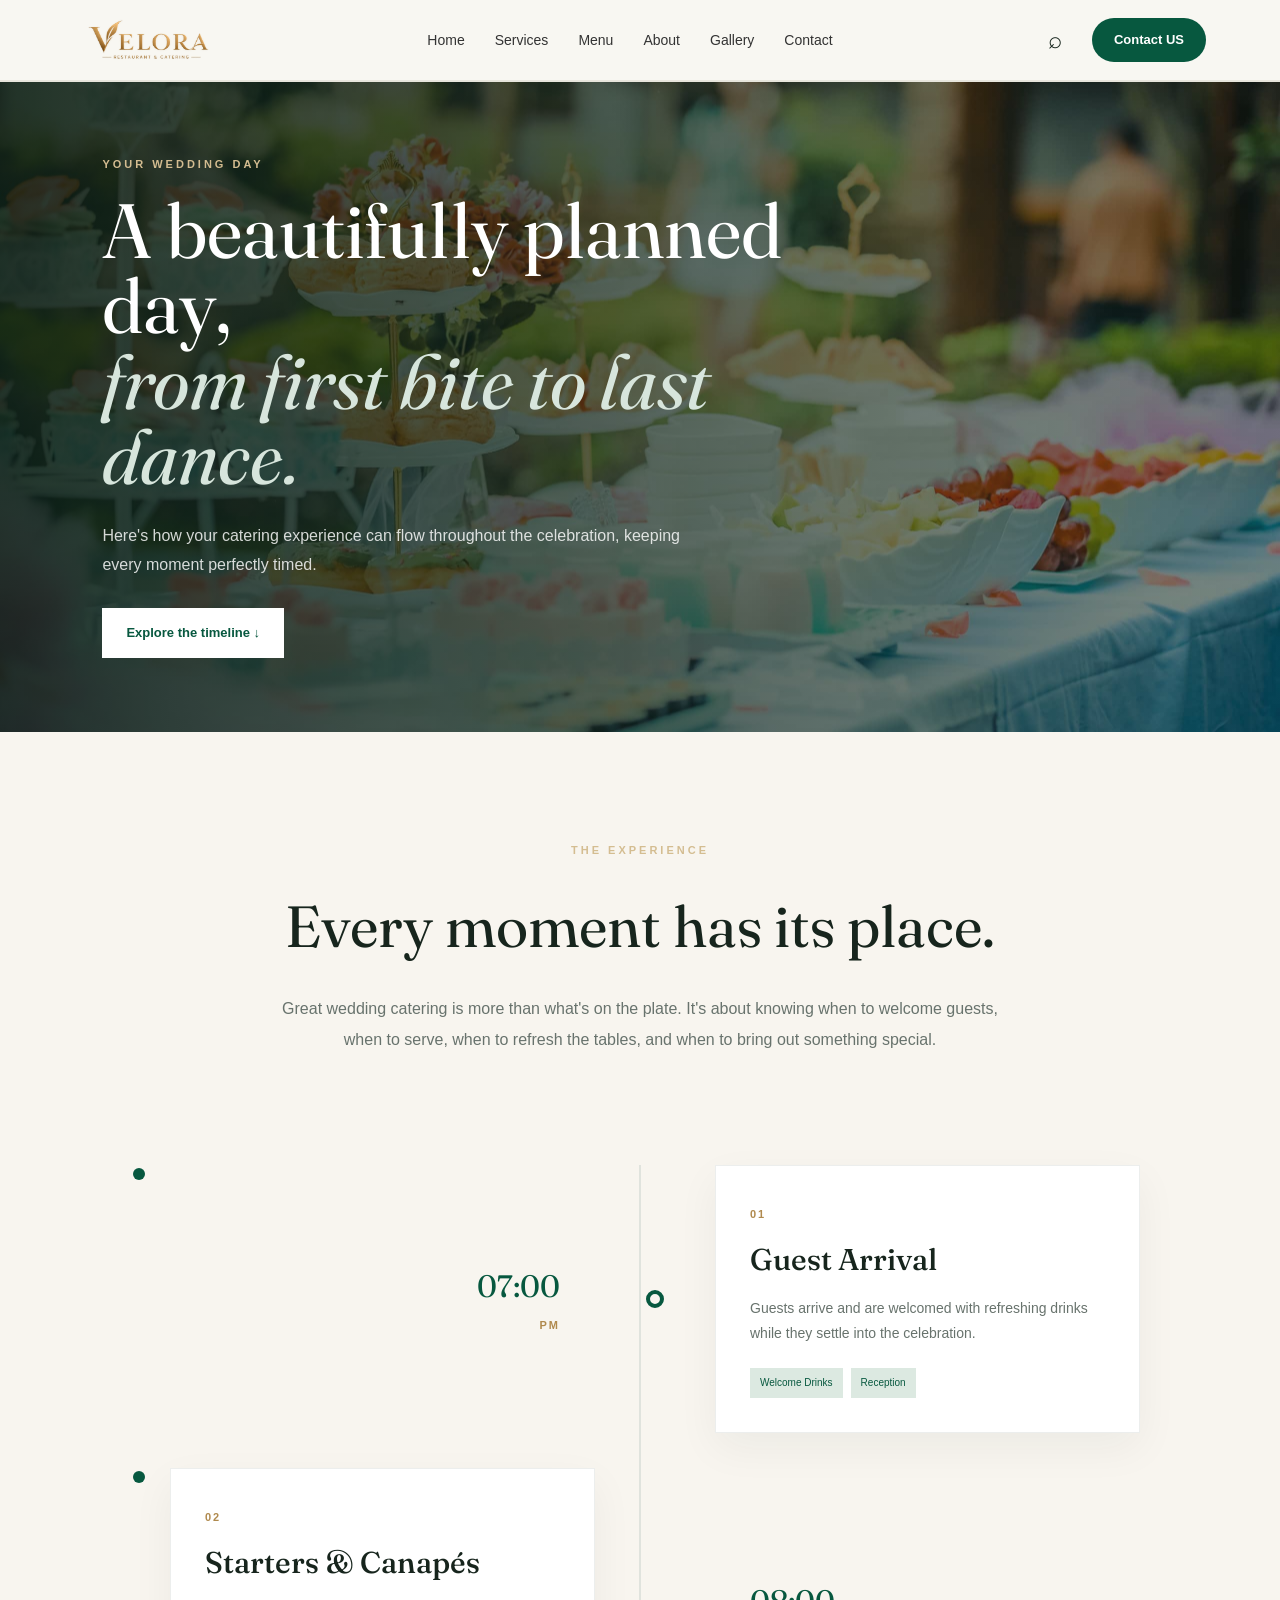
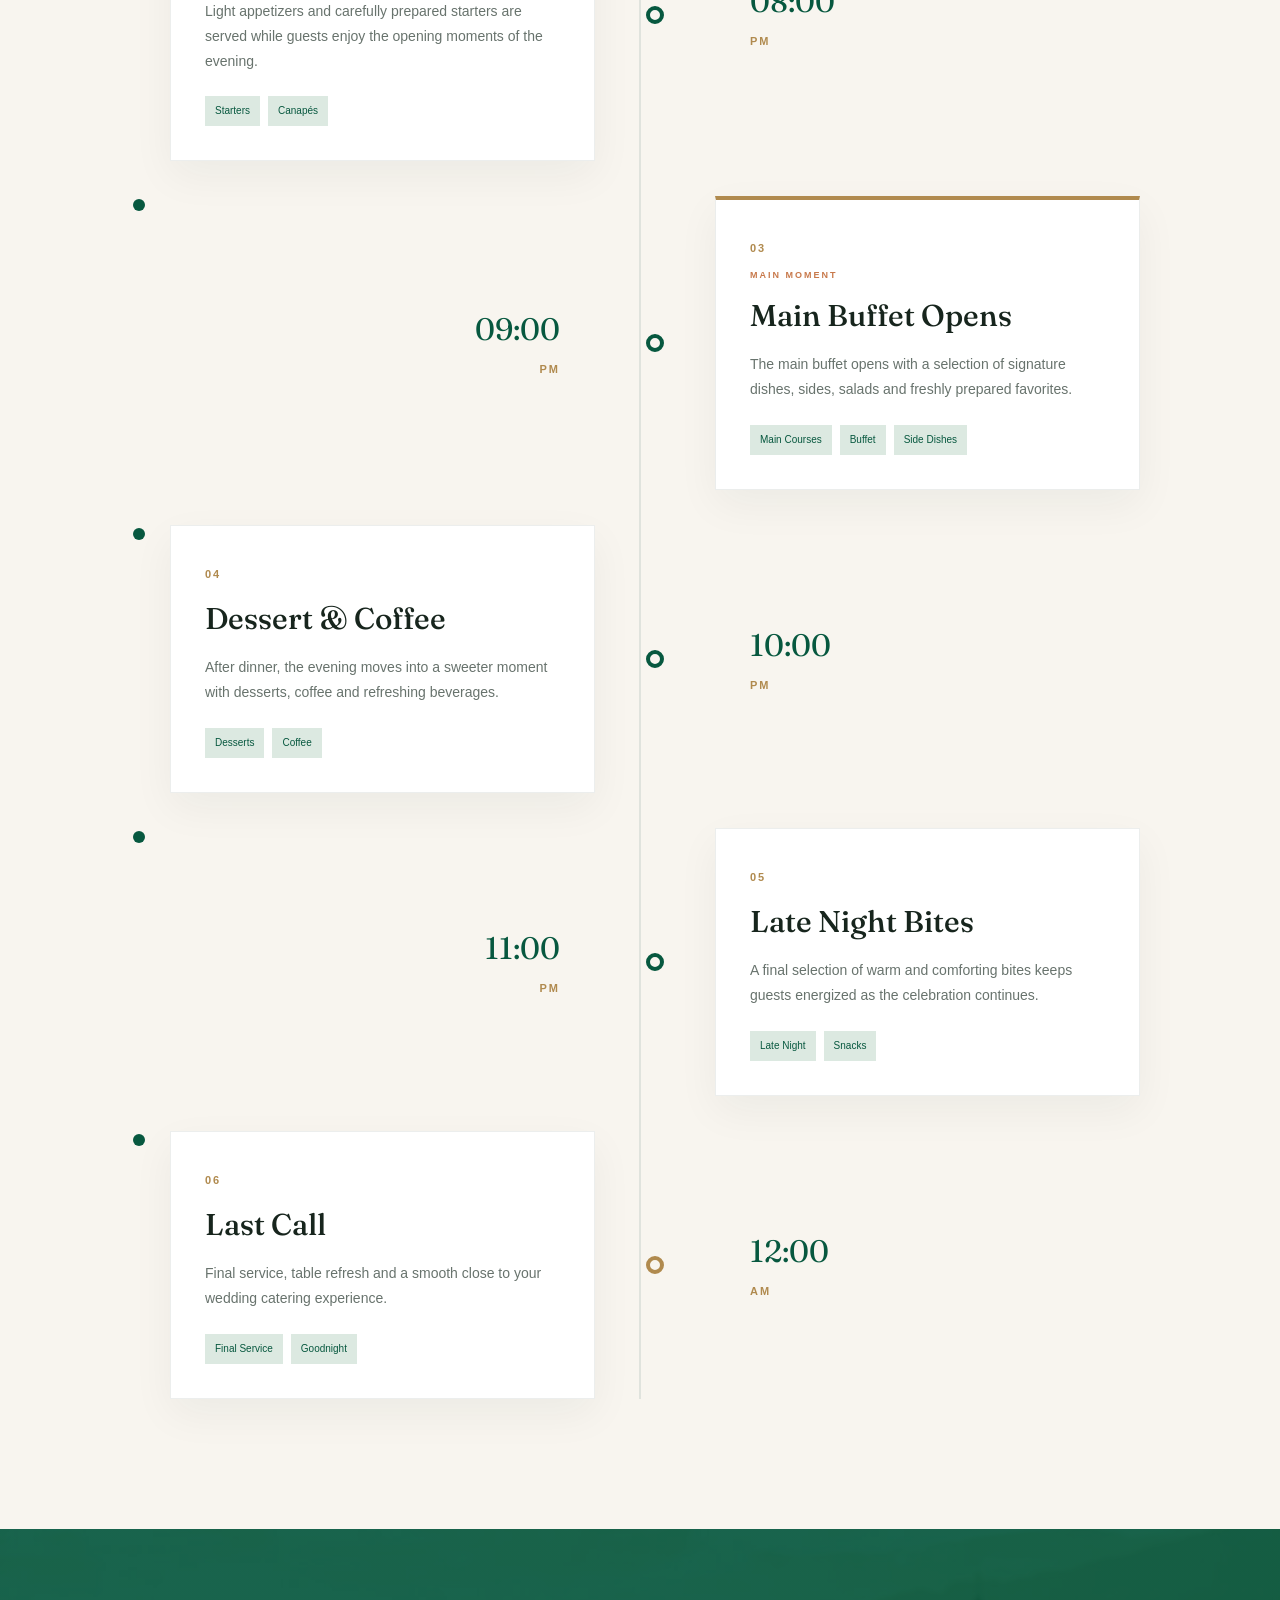
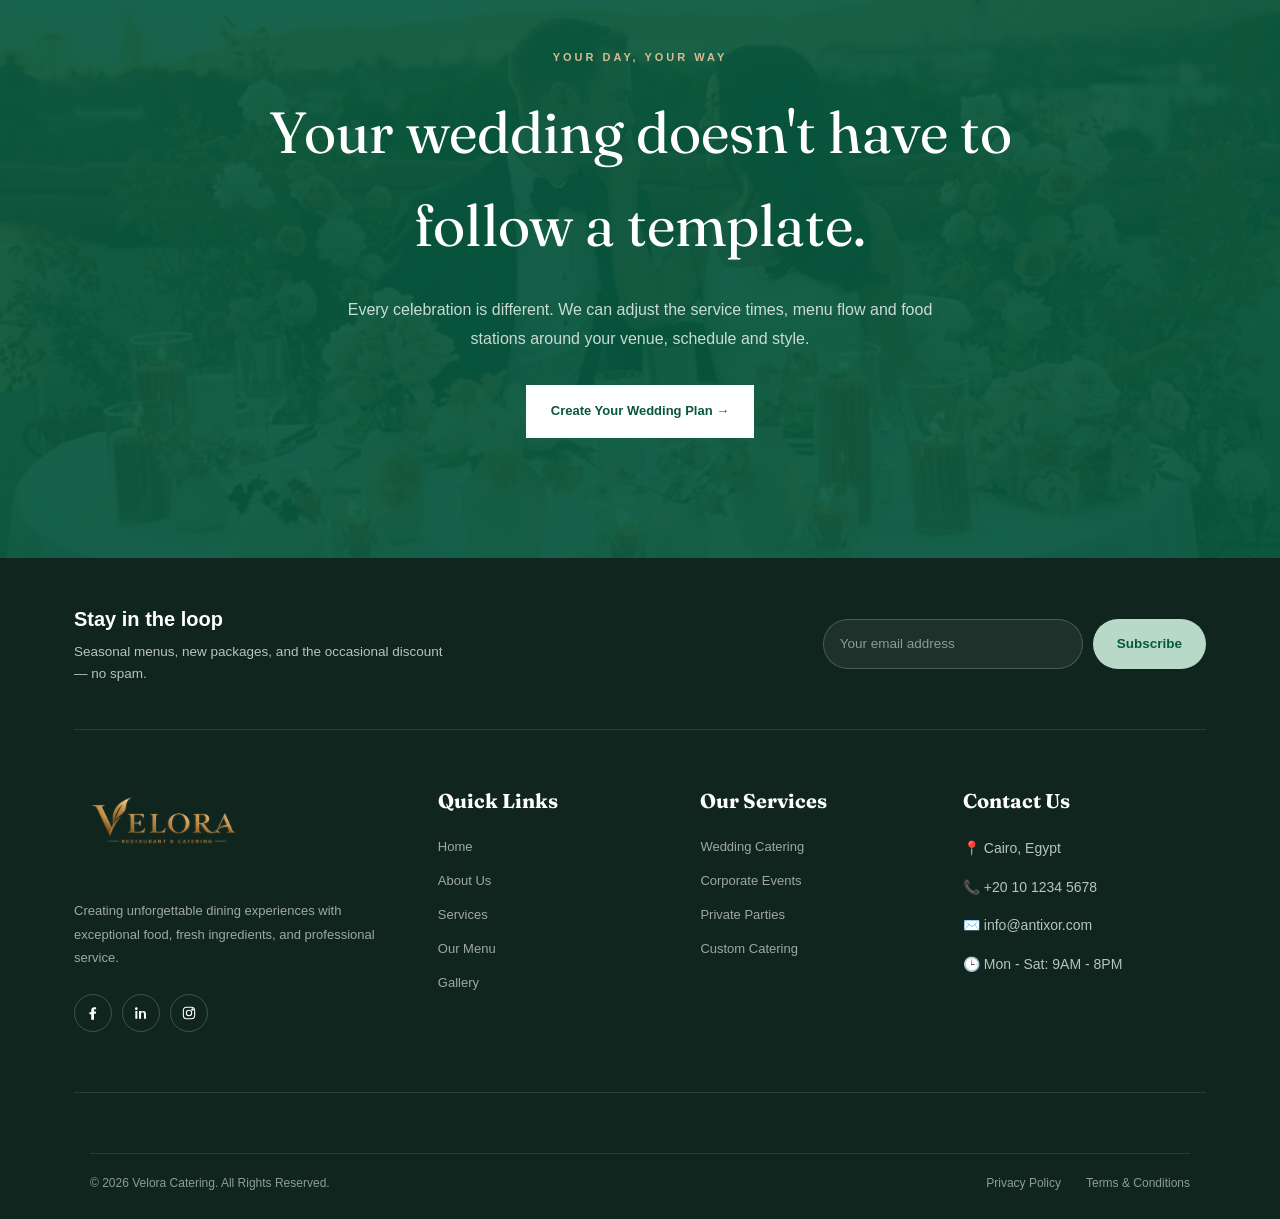
<file: wedding-planning.html>
<!DOCTYPE html>
<html lang="en">

<head>
    <meta charset="UTF-8">
    <meta name="viewport" content="width=device-width, initial-scale=1.0">

    <link rel="icon" type="image/png" href="img/Velora.png">
    <title>Velora</title>


    <link rel="preconnect" href="https://fonts.googleapis.com">
    <link rel="preconnect" href="https://fonts.gstatic.com" crossorigin>

    <link
        href="https://fonts.googleapis.com/css2?family=Fraunces:opsz,wght@9..144,400;9..144,500;9..144,600&family=Inter:wght@400;500;600&display=swap"
        rel="stylesheet">
    <link rel="stylesheet" href="./style.css">

</head>

<body>

    <header class="header" id="siteHeader">
        <nav class="navbar container">

            <a href="index.html" class="velora-logo">
                <img src="img/Velora.png" alt="Velora Restaurant & Catering">
            </a>

             <ul class="nav-links" id="navLinks">
                <li><a href="index.html">Home</a></li>
                <li><a href="index.html">Services</a></li>
                <li><a href="Explore Our Menu.html">Menu</a></li>
                <li><a href="index.html">About</a></li>
                <li><a href="about.html">Gallery</a></li>
                <li><a href="contact.html">Contact</a></li>
            </ul>

            <div class="nav-actions">

                <div class="nav-search" id="navSearch">
                    <button class="search-btn" id="searchToggle" aria-label="Search">⌕</button>
                    <input type="text" class="search-input" id="searchInput" placeholder="Search the menu...">
                </div>

                <a href="./contact.html" class="quote-btn">
                    Contact US
                </a>

                <button class="menu-toggle" id="menuToggle" aria-label="Menu">
                    <span></span>
                    <span></span>
                    <span></span>
                </button>

            </div>

        </nav>

        <!-- Mobile menu -->
        <div class="mobile-menu" id="mobileMenu">
             <ul class="nav-links" id="navLinks">
                <li><a href="index.html">Home</a></li>
                <li><a href="index.html">Services</a></li>
                <li><a href="Explore Our Menu.html">Menu</a></li>
                <li><a href="index.html">About</a></li>
                <li><a href="about.html">Gallery</a></li>
                <li><a href="contact.html">Contact</a></li>
            </ul>
            <a href="./contact.html" class="quote-btn mobile-quote-btn">Contact Us</a>
        </div>
    </header>

    <!-- ================= HERO ================= -->

    <section class="timeline-hero">

        <div class="timeline-hero-overlay"></div>

        <div class="timeline-hero-content">

            <span class="timeline-kicker">
                YOUR WEDDING DAY
            </span>

            <h1>
                A beautifully planned day,
                <em>from first bite to last dance.</em>
            </h1>

            <p>
                Here's how your catering experience can flow throughout
                the celebration, keeping every moment perfectly timed.
            </p>

            <a href="#timeline" class="timeline-hero-btn">
                Explore the timeline ↓
            </a>

        </div>

    </section>


    <!-- ================= INTRO ================= -->

    <section class="timeline-intro">

        <span class="section-kicker">
            THE EXPERIENCE
        </span>

        <h2>
            Every moment has its place.
        </h2>

        <p>
            Great wedding catering is more than what's on the plate.
            It's about knowing when to welcome guests, when to serve,
            when to refresh the tables, and when to bring out something special.
        </p>

    </section>


    <!-- ================= TIMELINE ================= -->

    <section class="timeline-section" id="timeline">

        <div class="timeline-container">

            <!-- 7 PM -->

            <div class="timeline-item">

                <div class="timeline-time">
                    <span>07:00</span>
                    <small>PM</small>
                </div>

                <div class="timeline-dot"></div>

                <div class="timeline-card">

                    <span class="timeline-number">
                        01
                    </span>

                    <h3>
                        Guest Arrival
                    </h3>

                    <p>
                        Guests arrive and are welcomed with refreshing
                        drinks while they settle into the celebration.
                    </p>

                    <div class="timeline-tags">
                        <span>Welcome Drinks</span>
                        <span>Reception</span>
                    </div>

                </div>

            </div>


            <!-- 8 PM -->

            <div class="timeline-item reverse">

                <div class="timeline-time">
                    <span>08:00</span>
                    <small>PM</small>
                </div>

                <div class="timeline-dot"></div>

                <div class="timeline-card">

                    <span class="timeline-number">
                        02
                    </span>

                    <h3>
                        Starters & Canapés
                    </h3>

                    <p>
                        Light appetizers and carefully prepared starters
                        are served while guests enjoy the opening moments
                        of the evening.
                    </p>

                    <div class="timeline-tags">
                        <span>Starters</span>
                        <span>Canapés</span>
                    </div>

                </div>

            </div>


            <!-- 9 PM -->

            <div class="timeline-item">

                <div class="timeline-time">
                    <span>09:00</span>
                    <small>PM</small>
                </div>

                <div class="timeline-dot"></div>

                <div class="timeline-card featured">

                    <span class="timeline-number">
                        03
                    </span>

                    <span class="featured-label">
                        MAIN MOMENT
                    </span>

                    <h3>
                        Main Buffet Opens
                    </h3>

                    <p>
                        The main buffet opens with a selection of signature
                        dishes, sides, salads and freshly prepared favorites.
                    </p>

                    <div class="timeline-tags">
                        <span>Main Courses</span>
                        <span>Buffet</span>
                        <span>Side Dishes</span>
                    </div>

                </div>

            </div>


            <!-- 10 PM -->

            <div class="timeline-item reverse">

                <div class="timeline-time">
                    <span>10:00</span>
                    <small>PM</small>
                </div>

                <div class="timeline-dot"></div>

                <div class="timeline-card">

                    <span class="timeline-number">
                        04
                    </span>

                    <h3>
                        Dessert & Coffee
                    </h3>

                    <p>
                        After dinner, the evening moves into a sweeter moment
                        with desserts, coffee and refreshing beverages.
                    </p>

                    <div class="timeline-tags">
                        <span>Desserts</span>
                        <span>Coffee</span>
                    </div>

                </div>

            </div>


            <!-- 11 PM -->

            <div class="timeline-item">

                <div class="timeline-time">
                    <span>11:00</span>
                    <small>PM</small>
                </div>

                <div class="timeline-dot"></div>

                <div class="timeline-card">

                    <span class="timeline-number">
                        05
                    </span>

                    <h3>
                        Late Night Bites
                    </h3>

                    <p>
                        A final selection of warm and comforting bites keeps
                        guests energized as the celebration continues.
                    </p>

                    <div class="timeline-tags">
                        <span>Late Night</span>
                        <span>Snacks</span>
                    </div>

                </div>

            </div>


            <!-- 12 AM -->

            <div class="timeline-item reverse">

                <div class="timeline-time">
                    <span>12:00</span>
                    <small>AM</small>
                </div>

                <div class="timeline-dot last"></div>

                <div class="timeline-card">

                    <span class="timeline-number">
                        06
                    </span>

                    <h3>
                        Last Call
                    </h3>

                    <p>
                        Final service, table refresh and a smooth close to
                        your wedding catering experience.
                    </p>

                    <div class="timeline-tags">
                        <span>Final Service</span>
                        <span>Goodnight</span>
                    </div>

                </div>

            </div>

        </div>

    </section>


    <!-- ================= CUSTOM TIMELINE ================= -->

    <section class="custom-timeline">

        <div class="custom-timeline-content">

            <span class="section-kicker">
                YOUR DAY, YOUR WAY
            </span>

            <h2>
                Your wedding doesn't have to follow a template.
            </h2>

            <p>
                Every celebration is different. We can adjust the service
                times, menu flow and food stations around your venue,
                schedule and style.
            </p>

            <a href="quote.html" class="custom-timeline-btn">
                Create Your Wedding Plan →
            </a>

        </div>

    </section>


    <!-- ================= FOOTER ================= -->
    <footer class="footer">

        <div class="container">

            <!-- Newsletter -->
            <div class="footer-newsletter">
                <div>
                    <h3>Stay in the loop</h3>
                    <p>Seasonal menus, new packages, and the occasional discount — no spam.</p>
                </div>

                <form class="newsletter-form" id="newsletterForm">
                    <input type="email" id="newsletterEmail" placeholder="Your email address" required>
                    <button type="submit">Subscribe</button>
                </form>
            </div>

            <div class="footer-grid">

                <div class="footer-brand">

                    <a href="index.html" class="footer-logo">
                        <img src="img/Velora.png" alt="Velora Restaurant & Catering">
                    </a>


                    <p>
                        Creating unforgettable dining experiences
                        with exceptional food, fresh ingredients,
                        and professional service.
                    </p>

                    <div class="footer-socials">
                        <a href="#" aria-label="Facebook">
                            <svg viewBox="0 0 24 24" fill="currentColor">
                                <path
                                    d="M13.5 21v-8h2.7l.4-3.1h-3.1V8c0-.9.25-1.5 1.55-1.5H16.7V3.7C16.35 3.65 15.2 3.5 13.9 3.5c-2.7 0-4.55 1.65-4.55 4.7v2.7H6.6V14h2.75v8h4.15Z" />
                            </svg>
                        </a>
                        <a href="#" aria-label="LinkedIn">
                            <svg viewBox="0 0 24 24" fill="currentColor">
                                <path
                                    d="M4.98 3.5a2 2 0 1 1 0 4 2 2 0 0 1 0-4ZM3.5 9h3v11.5h-3V9Zm6.6 0h2.87v1.57h.04c.4-.76 1.38-1.57 2.85-1.57 3.05 0 3.6 2 3.6 4.6v6.9h-3v-6.12c0-1.46-.03-3.34-2.04-3.34-2.04 0-2.35 1.6-2.35 3.24v6.22h-3V9Z" />
                            </svg>
                        </a>
                        <a href="#" aria-label="Instagram">
                            <svg viewBox="0 0 24 24" fill="none" stroke="currentColor" stroke-width="1.6">
                                <rect x="3.5" y="3.5" width="17" height="17" rx="5" />
                                <circle cx="12" cy="12" r="4" />
                                <circle cx="17.2" cy="6.8" r="1" />
                            </svg>
                        </a>
                    </div>

                </div>


                <div class="footer-column">

                    <h3>Quick Links</h3>

                    <ul>
                        <li><a href="index.html">Home</a></li>
                        <li><a href="index.html#about">About Us</a></li>
                        <li><a href="index.html#services">Services</a></li>
                        <li><a href="menu.html">Our Menu</a></li>
                        <li><a href="#">Gallery</a></li>
                    </ul>

                </div>


                <div class="footer-column">

                    <h3>Our Services</h3>

                    <ul>
                        <li><a href="wedding.html">Wedding Catering</a></li>
                        <li><a href="corporate.html">Corporate Events</a></li>
                        <li><a href="private-parties.html">Private Parties</a></li>
                        <li><a href="custom-catering.html">Custom Catering</a></li>
                    </ul>

                </div>


                <div class="footer-column">

                    <h3>Contact Us</h3>

                    <ul class="footer-contact">
                        <li>📍 Cairo, Egypt</li>
                        <li>📞 +20 10 1234 5678</li>
                        <li>✉️ info@antixor.com</li>
                        <li>🕒 Mon - Sat: 9AM - 8PM</li>
                    </ul>

                </div>

            </div>


            <div class="footer-bottom">

                <p>
                    © 2026 Velora Catering. All Rights Reserved.
                </p>

                <div>
                    <a href="#">Privacy Policy</a>
                    <a href="#">Terms & Conditions</a>
                </div>

            </div>

        </div>

    </footer>

    <button class="back-to-top" id="backToTop" aria-label="Back to top">
        <svg viewBox="0 0 24 24" fill="none" stroke="currentColor" stroke-width="2">
            <path d="M12 19V5M5 12l7-7 7 7" />
        </svg>
    </button>

    <button class="back-to-top" id="backToTop" aria-label="Back to top">
        <svg viewBox="0 0 24 24" fill="none" stroke="currentColor" stroke-width="2">
            <path d="M12 19V5M5 12l7-7 7 7" />
        </svg>
    </button>


    <script src="./script.js"></script>

</body>

</html>
</file>
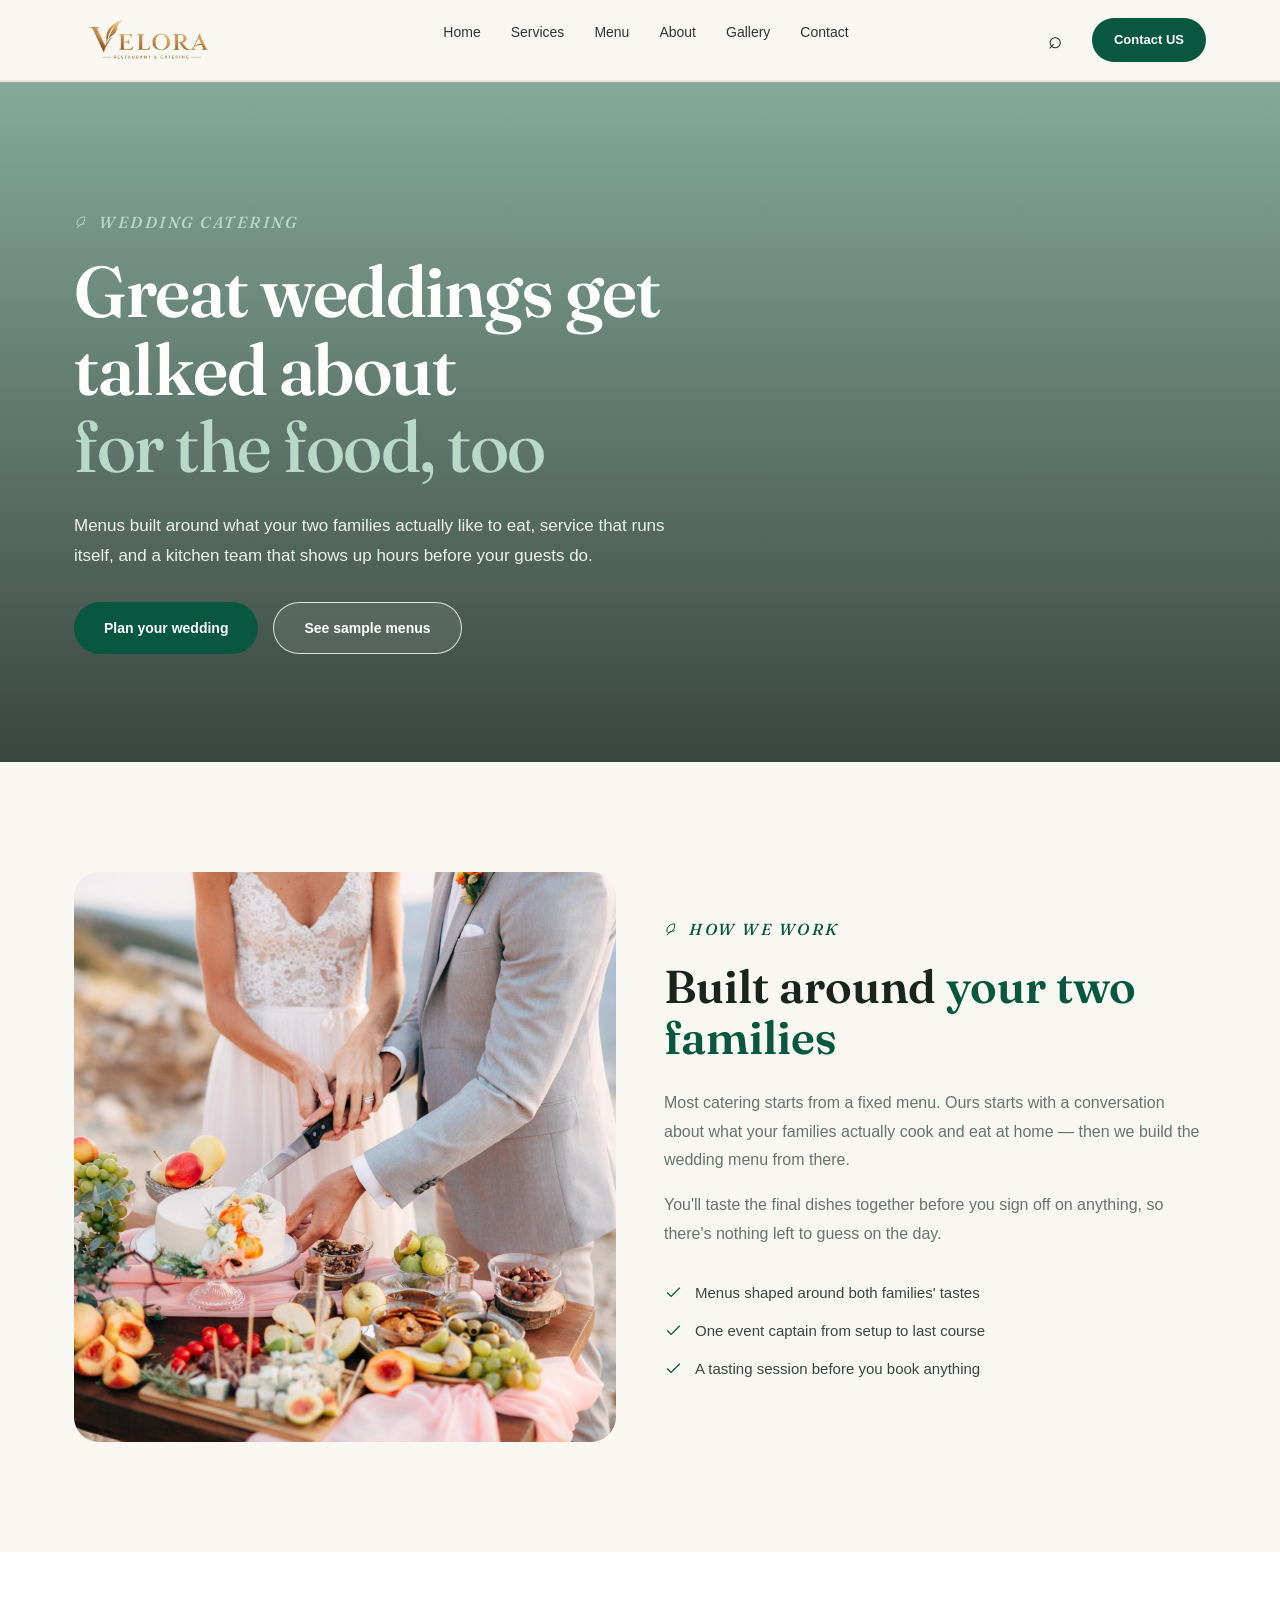
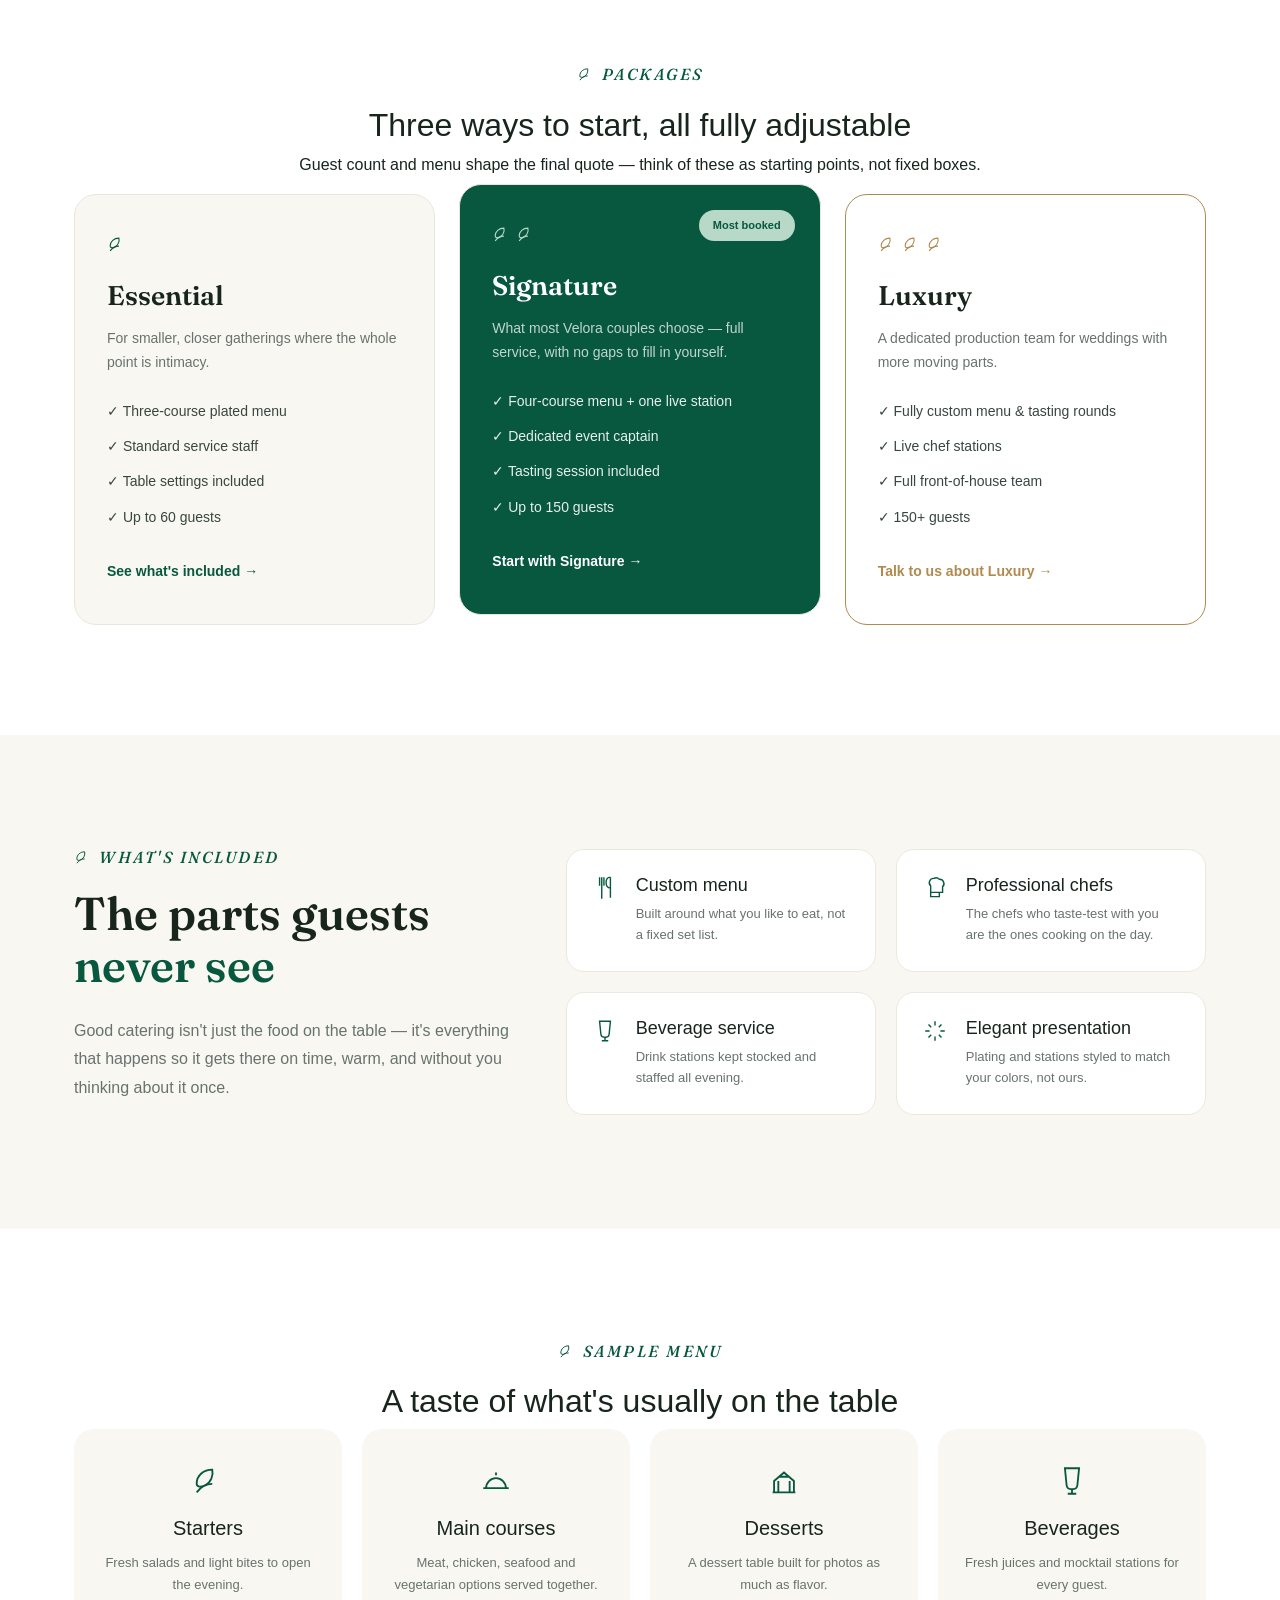
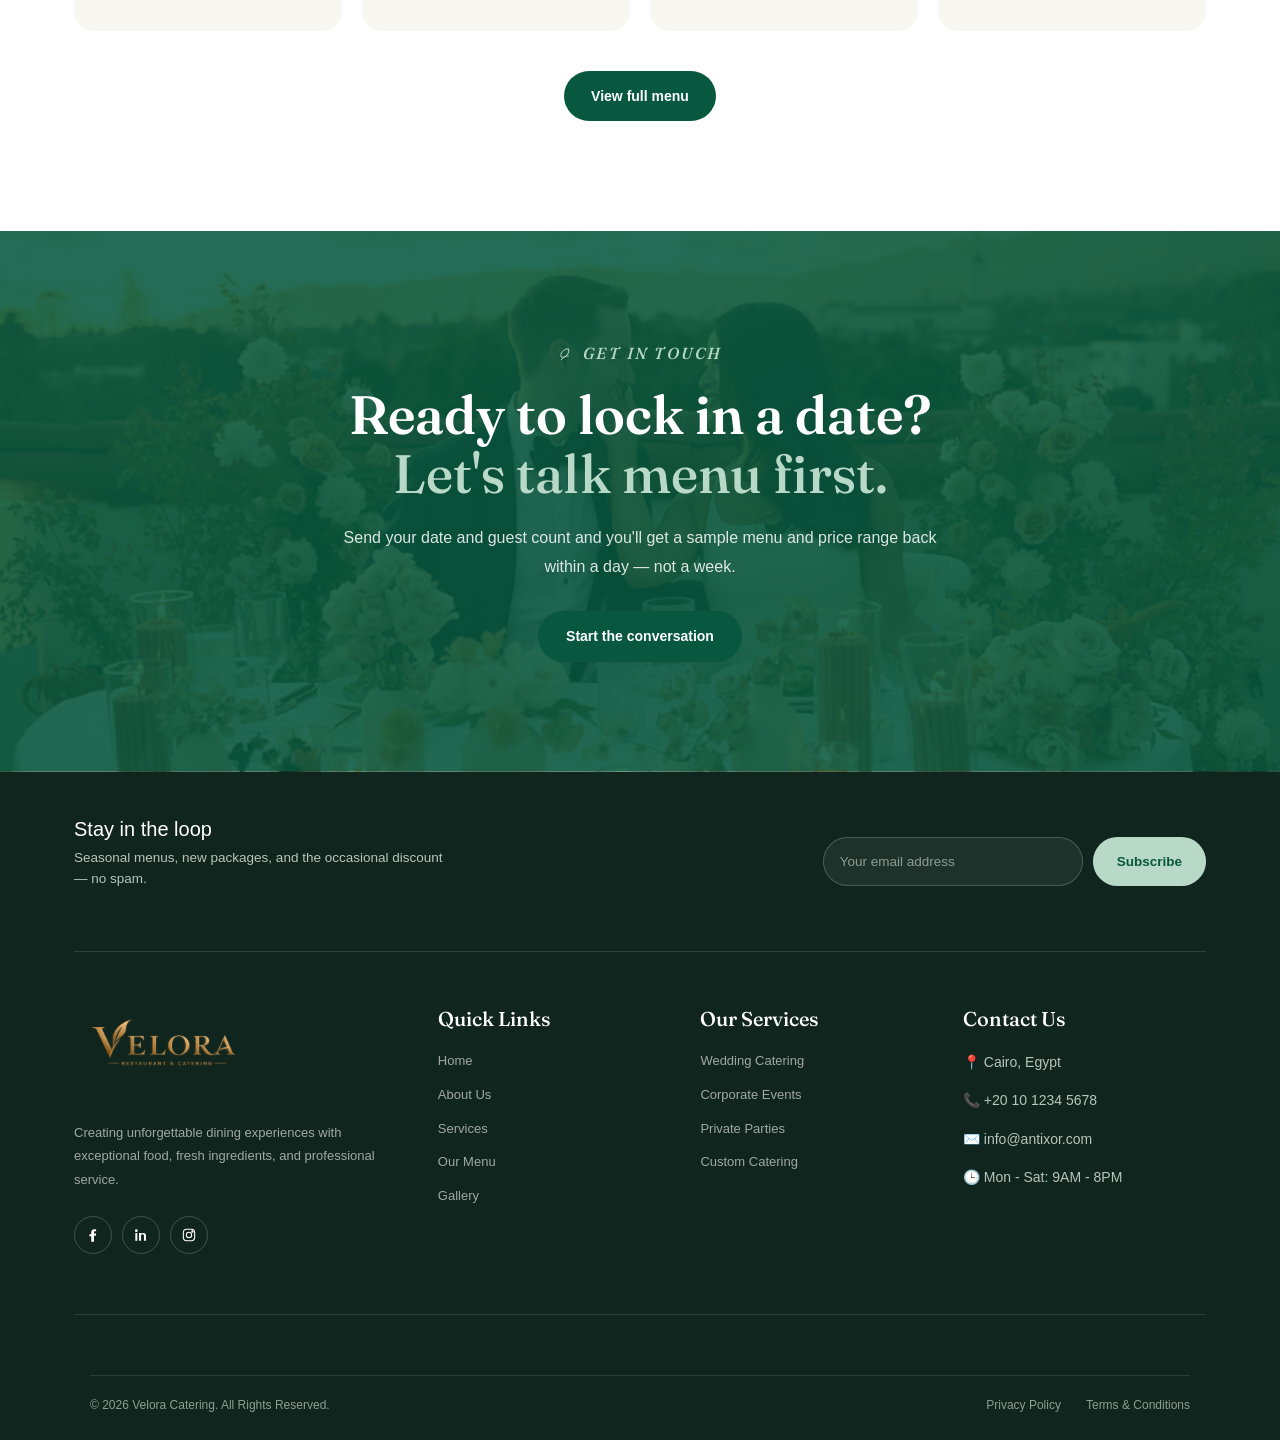
<file: wedding.html>
<!DOCTYPE html>
<html lang="en">

<head>
    <meta charset="UTF-8">
    <meta name="viewport" content="width=device-width, initial-scale=1.0">

    <link rel="icon" type="image/png" href="img/Velora.png">
    <title>Velora</title>


    <link href="https://cdn.jsdelivr.net/npm/bootstrap@5.3.3/dist/css/bootstrap.min.css" rel="stylesheet">

    <link rel="preconnect" href="https://fonts.googleapis.com">
    <link rel="preconnect" href="https://fonts.gstatic.com" crossorigin>
    <link href="https://fonts.googleapis.com/css2?family=Fraunces:ital,wght@0,500;0,600;1,500&display=swap"
        rel="stylesheet">

    <link rel="stylesheet" href="./style.css">
</head>

<body>

    <!-- ================= NAVBAR ================= -->
    <header class="header" id="siteHeader">
        <nav class="navbar container">

            <a href="index.html" class="velora-logo">
                <img src="img/Velora.png" alt="Velora Restaurant & Catering">
            </a>

             <ul class="nav-links" id="navLinks">
                <li><a href="index.html">Home</a></li>
                <li><a href="index.html">Services</a></li>
                <li><a href="Explore Our Menu.html">Menu</a></li>
                <li><a href="index.html">About</a></li>
                <li><a href="about.html">Gallery</a></li>
                <li><a href="contact.html">Contact</a></li>
            </ul>

            <div class="nav-actions">

                <div class="nav-search" id="navSearch">
                    <button class="search-btn" id="searchToggle" aria-label="Search">⌕</button>
                    <input type="text" class="search-input" id="searchInput" placeholder="Search the menu...">
                </div>

                <a href="./contact.html" class="quote-btn">
                    Contact US
                </a>

                <button class="menu-toggle" id="menuToggle" aria-label="Menu">
                    <span></span>
                    <span></span>
                    <span></span>
                </button>

            </div>

        </nav>

        <!-- Mobile menu -->
        <div class="mobile-menu" id="mobileMenu">
             <ul class="nav-links" id="navLinks">
                <li><a href="index.html">Home</a></li>
                <li><a href="index.html">Services</a></li>
                <li><a href="Explore Our Menu.html">Menu</a></li>
                <li><a href="index.html">About</a></li>
                <li><a href="about.html">Gallery</a></li>
                <li><a href="contact.html">Contact</a></li>
            </ul>
            <a href="./contact.html" class="quote-btn mobile-quote-btn">Contact Us</a>
        </div>
    </header>
    <!-- ================= HERO ================= -->
<section class="wedding-page-hero">

    <video class="wedding-hero-video" autoplay muted loop playsinline>
        <source src="video/wedding-catering.mp4" type="video/mp4">
        Your browser does not support the video tag.
    </video>

    <div class="wedding-hero-overlay"></div>

    <div class="container wedding-hero-content">

        <span class="wedding-kicker">
            <svg viewBox="0 0 24 24">
                <path d="M4 14C4 8 9 4 15 4c1 4-1 9-5 11-3 1.5-6 1.5-6-1Z" />
                <path d="M4 20c3-4 7-6 11-6" />
            </svg>
            Wedding catering
        </span>

        <h1>
            Great weddings get talked about
            <strong>for the food, too</strong>
        </h1>

        <p>
            Menus built around what your two families actually like to eat,
            service that runs itself, and a kitchen team that shows up
            hours before your guests do.
        </p>

        <div class="wedding-hero-buttons">

            <a href="./wedding-planning.html" class="btn-primary">
                Plan your wedding
            </a>

            <a href="./Explore Our Menu.html" class="btn-secondary">
                See sample menus
            </a>

        </div>

    </div>

</section>


    <!-- ================= INTRO ================= -->

    <section class="wedding-intro reveal">

        <div class="container">

            <div class="row align-items-center g-5">

                <div class="col-lg-6">

                    <div class="wedding-intro-image">

                        <img src="./img/landing.jpg" alt="Elegant Wedding Table">

                    </div>

                </div>


                <div class="col-lg-6">

                    <span class="wedding-kicker wedding-kicker--dark">
                        <svg viewBox="0 0 24 24">
                            <path d="M4 14C4 8 9 4 15 4c1 4-1 9-5 11-3 1.5-6 1.5-6-1Z" />
                            <path d="M4 20c3-4 7-6 11-6" />
                        </svg>
                        How we work
                    </span>

                    <h2 class="wedding-section-title">
                        Built around
                        <span>your two families</span>
                    </h2>

                    <p>
                        Most catering starts from a fixed menu. Ours starts with
                        a conversation about what your families actually cook
                        and eat at home — then we build the wedding menu from there.
                    </p>

                    <p>
                        You'll taste the final dishes together before you sign
                        off on anything, so there's nothing left to guess on the day.
                    </p>

                    <ul class="wedding-highlight-list">
                        <li>
                            <svg viewBox="0 0 24 24">
                                <path d="M4 12l5 5L20 6" />
                            </svg>
                            Menus shaped around both families' tastes
                        </li>
                        <li>
                            <svg viewBox="0 0 24 24">
                                <path d="M4 12l5 5L20 6" />
                            </svg>
                            One event captain from setup to last course
                        </li>
                        <li>
                            <svg viewBox="0 0 24 24">
                                <path d="M4 12l5 5L20 6" />
                            </svg>
                            A tasting session before you book anything
                        </li>
                    </ul>

                </div>

            </div>

        </div>

    </section>


    <!-- ================= PACKAGES ================= -->

    <section class="wedding-packages reveal">

        <div class="container">

            <div class="section-heading text-center mx-auto">

                <span class="wedding-kicker wedding-kicker--dark" style="justify-content:center;">
                    <svg viewBox="0 0 24 24">
                        <path d="M4 14C4 8 9 4 15 4c1 4-1 9-5 11-3 1.5-6 1.5-6-1Z" />
                        <path d="M4 20c3-4 7-6 11-6" />
                    </svg>
                    Packages
                </span>

                <h2>
                    Three ways to start,
                    <span>all fully adjustable</span>
                </h2>

                <p>
                    Guest count and menu shape the final quote — think of these
                    as starting points, not fixed boxes.
                </p>

            </div>


            <div class="row g-4">

                <div class="col-lg-4">

                    <div class="wedding-package">

                        <div class="tier-icons">
                            <svg viewBox="0 0 24 24">
                                <path d="M4 14C4 8 9 4 15 4c1 4-1 9-5 11-3 1.5-6 1.5-6-1Z" />
                                <path d="M4 20c3-4 7-6 11-6" />
                            </svg>
                        </div>

                        <h3>Essential</h3>

                        <p>
                            For smaller, closer gatherings where the whole
                            point is intimacy.
                        </p>

                        <ul>
                            <li>✓ Three-course plated menu</li>
                            <li>✓ Standard service staff</li>
                            <li>✓ Table settings included</li>
                            <li>✓ Up to 60 guests</li>
                        </ul>

                        <a href="#" class="package-link">
                            See what's included →
                        </a>

                    </div>

                </div>


                <div class="col-lg-4">

                    <div class="wedding-package featured">

                        <span class="package-badge">
                            Most booked
                        </span>

                        <div class="tier-icons">
                            <svg viewBox="0 0 24 24">
                                <path d="M4 14C4 8 9 4 15 4c1 4-1 9-5 11-3 1.5-6 1.5-6-1Z" />
                                <path d="M4 20c3-4 7-6 11-6" />
                            </svg>
                            <svg viewBox="0 0 24 24">
                                <path d="M4 14C4 8 9 4 15 4c1 4-1 9-5 11-3 1.5-6 1.5-6-1Z" />
                                <path d="M4 20c3-4 7-6 11-6" />
                            </svg>
                        </div>

                        <h3>Signature</h3>

                        <p>
                            What most Velora couples choose — full service,
                            with no gaps to fill in yourself.
                        </p>

                        <ul>
                            <li>✓ Four-course menu + one live station</li>
                            <li>✓ Dedicated event captain</li>
                            <li>✓ Tasting session included</li>
                            <li>✓ Up to 150 guests</li>
                        </ul>

                        <a href="#" class="package-link">
                            Start with Signature →
                        </a>

                    </div>

                </div>


                <div class="col-lg-4">

                    <div class="wedding-package luxury">

                        <div class="tier-icons">
                            <svg viewBox="0 0 24 24">
                                <path d="M4 14C4 8 9 4 15 4c1 4-1 9-5 11-3 1.5-6 1.5-6-1Z" />
                                <path d="M4 20c3-4 7-6 11-6" />
                            </svg>
                            <svg viewBox="0 0 24 24">
                                <path d="M4 14C4 8 9 4 15 4c1 4-1 9-5 11-3 1.5-6 1.5-6-1Z" />
                                <path d="M4 20c3-4 7-6 11-6" />
                            </svg>
                            <svg viewBox="0 0 24 24">
                                <path d="M4 14C4 8 9 4 15 4c1 4-1 9-5 11-3 1.5-6 1.5-6-1Z" />
                                <path d="M4 20c3-4 7-6 11-6" />
                            </svg>
                        </div>

                        <h3>Luxury</h3>

                        <p>
                            A dedicated production team for weddings with
                            more moving parts.
                        </p>

                        <ul>
                            <li>✓ Fully custom menu &amp; tasting rounds</li>
                            <li>✓ Live chef stations</li>
                            <li>✓ Full front-of-house team</li>
                            <li>✓ 150+ guests</li>
                        </ul>

                        <a href="#" class="package-link">
                            Talk to us about Luxury →
                        </a>

                    </div>

                </div>

            </div>

        </div>

    </section>


    <!-- ================= INCLUDED ================= -->

    <section class="wedding-included reveal">

        <div class="container">

            <div class="row align-items-center g-5">

                <div class="col-lg-5">

                    <span class="wedding-kicker wedding-kicker--dark">
                        <svg viewBox="0 0 24 24">
                            <path d="M4 14C4 8 9 4 15 4c1 4-1 9-5 11-3 1.5-6 1.5-6-1Z" />
                            <path d="M4 20c3-4 7-6 11-6" />
                        </svg>
                        What's included
                    </span>

                    <h2 class="wedding-section-title">
                        The parts guests
                        <span>never see</span>
                    </h2>

                    <p>
                        Good catering isn't just the food on the table — it's
                        everything that happens so it gets there on time, warm,
                        and without you thinking about it once.
                    </p>

                </div>


                <div class="col-lg-7">

                    <div class="included-grid">

                        <div class="included-item">
                            <svg class="icon-line" viewBox="0 0 24 24">
                                <path d="M7 2v8M9 2v8M11 2v8M9 10v12M17 2c-2.5 0-4 2-4 5s1.5 5 4 5M17 2v19" />
                            </svg>

                            <div>
                                <h3>Custom menu</h3>

                                <p>
                                    Built around what you like to eat,
                                    not a fixed set list.
                                </p>
                            </div>
                        </div>


                        <div class="included-item">
                            <svg class="icon-line" viewBox="0 0 24 24">
                                <path d="M8 10a4 4 0 0 1 3-6.9A4 4 0 0 1 16 4a4 4 0 0 1 3 6.9V16H8v-6Z" />
                                <path d="M8 16v4h8v-4" />
                            </svg>

                            <div>
                                <h3>Professional chefs</h3>

                                <p>
                                    The chefs who taste-test with you are
                                    the ones cooking on the day.
                                </p>
                            </div>
                        </div>


                        <div class="included-item">
                            <svg class="icon-line" viewBox="0 0 24 24">
                                <path d="M7 3h10l-1.2 12a3 3 0 0 1-3 2.7h-1.6a3 3 0 0 1-3-2.7L7 3Z" />
                                <path d="M12 17.7V21M9 21h6" />
                            </svg>

                            <div>
                                <h3>Beverage service</h3>

                                <p>
                                    Drink stations kept stocked and
                                    staffed all evening.
                                </p>
                            </div>
                        </div>


                        <div class="included-item">
                            <svg class="icon-line" viewBox="0 0 24 24">
                                <path
                                    d="M12 3v4M12 17v4M3 12h4M17 12h4M6 6l2.5 2.5M15.5 15.5 18 18M18 6l-2.5 2.5M8.5 15.5 6 18" />
                            </svg>

                            <div>
                                <h3>Elegant presentation</h3>

                                <p>
                                    Plating and stations styled to match
                                    your colors, not ours.
                                </p>
                            </div>
                        </div>

                    </div>

                </div>

            </div>

        </div>

    </section>


    <!-- ================= MENU ================= -->

    <section class="wedding-menu reveal">

        <div class="container">

            <div class="section-heading text-center mx-auto">

                <span class="wedding-kicker wedding-kicker--dark" style="justify-content:center;">
                    <svg viewBox="0 0 24 24">
                        <path d="M4 14C4 8 9 4 15 4c1 4-1 9-5 11-3 1.5-6 1.5-6-1Z" />
                        <path d="M4 20c3-4 7-6 11-6" />
                    </svg>
                    Sample menu
                </span>

                <h2>
                    A taste of what's
                    <span>usually on the table</span>
                </h2>

            </div>


            <div class="wedding-menu-grid">

                <div class="wedding-menu-card">
                    <div class="wedding-menu-icon">
                        <svg viewBox="0 0 24 24">
                            <path d="M4 14C4 8 9 4 15 4c1 4-1 9-5 11-3 1.5-6 1.5-6-1Z" />
                            <path d="M4 20c3-4 7-6 11-6" />
                        </svg>
                    </div>
                    <h3>Starters</h3>
                    <p>
                        Fresh salads and light bites to open
                        the evening.
                    </p>
                </div>

                <div class="wedding-menu-card">
                    <div class="wedding-menu-icon">
                        <svg viewBox="0 0 24 24">
                            <path d="M3 17h18M5 17a7 7 0 0 1 14 0M12 6v2" />
                        </svg>
                    </div>
                    <h3>Main courses</h3>
                    <p>
                        Meat, chicken, seafood and vegetarian
                        options served together.
                    </p>
                </div>

                <div class="wedding-menu-card">
                    <div class="wedding-menu-icon">
                        <svg viewBox="0 0 24 24">
                            <path d="M4 20h16M5 20V12l7-6 7 6v8M8 12v8M16 12v8M9 9h6" />
                        </svg>
                    </div>
                    <h3>Desserts</h3>
                    <p>
                        A dessert table built for photos as
                        much as flavor.
                    </p>
                </div>

                <div class="wedding-menu-card">
                    <div class="wedding-menu-icon">
                        <svg viewBox="0 0 24 24">
                            <path d="M7 3h10l-1.2 12a3 3 0 0 1-3 2.7h-1.6a3 3 0 0 1-3-2.7L7 3Z" />
                            <path d="M12 17.7V21M9 21h6" />
                        </svg>
                    </div>
                    <h3>Beverages</h3>
                    <p>
                        Fresh juices and mocktail stations
                        for every guest.
                    </p>
                </div>

            </div>


            <div class="text-center wedding-menu-button">

                <a href="./Explore Our Menu.html" class="about-btn">
                    View full menu
                </a>

            </div>

        </div>

    </section>


    <!-- ================= CTA ================= -->

    <section class="wedding-cta">

        <div class="container">

            <div class="wedding-cta-content">

                <span class="wedding-kicker" style="justify-content:center;">
                    <svg viewBox="0 0 24 24">
                        <path d="M4 14C4 8 9 4 15 4c1 4-1 9-5 11-3 1.5-6 1.5-6-1Z" />
                        <path d="M4 20c3-4 7-6 11-6" />
                    </svg>
                    Get in touch
                </span>

                <h2>
                    Ready to lock in a date?
                    <strong>Let's talk menu first.</strong>
                </h2>

                <p>
                    Send your date and guest count and you'll get a sample
                    menu and price range back within a day — not a week.
                </p>

                <a href="./quote.html" class="btn-primary">
                    Start the conversation
                </a>

            </div>

        </div>

    </section>


    <!-- ================= FOOTER ================= -->
    <footer class="footer">

        <div class="container">

            <!-- Newsletter -->
            <div class="footer-newsletter">
                <div>
                    <h3>Stay in the loop</h3>
                    <p>Seasonal menus, new packages, and the occasional discount — no spam.</p>
                </div>

                <form class="newsletter-form" id="newsletterForm">
                    <input type="email" id="newsletterEmail" placeholder="Your email address" required>
                    <button type="submit">Subscribe</button>
                </form>
            </div>

            <div class="footer-grid">

                <div class="footer-brand">

                  <a href="index.html" class="footer-logo">
                        <img src="img/Velora.png" alt="Velora Restaurant & Catering">
                    </a>


                    <p>
                        Creating unforgettable dining experiences
                        with exceptional food, fresh ingredients,
                        and professional service.
                    </p>

                    <div class="footer-socials">
                        <a href="#" aria-label="Facebook">
                            <svg viewBox="0 0 24 24" fill="currentColor">
                                <path
                                    d="M13.5 21v-8h2.7l.4-3.1h-3.1V8c0-.9.25-1.5 1.55-1.5H16.7V3.7C16.35 3.65 15.2 3.5 13.9 3.5c-2.7 0-4.55 1.65-4.55 4.7v2.7H6.6V14h2.75v8h4.15Z" />
                            </svg>
                        </a>
                        <a href="#" aria-label="LinkedIn">
                            <svg viewBox="0 0 24 24" fill="currentColor">
                                <path
                                    d="M4.98 3.5a2 2 0 1 1 0 4 2 2 0 0 1 0-4ZM3.5 9h3v11.5h-3V9Zm6.6 0h2.87v1.57h.04c.4-.76 1.38-1.57 2.85-1.57 3.05 0 3.6 2 3.6 4.6v6.9h-3v-6.12c0-1.46-.03-3.34-2.04-3.34-2.04 0-2.35 1.6-2.35 3.24v6.22h-3V9Z" />
                            </svg>
                        </a>
                        <a href="#" aria-label="Instagram">
                            <svg viewBox="0 0 24 24" fill="none" stroke="currentColor" stroke-width="1.6">
                                <rect x="3.5" y="3.5" width="17" height="17" rx="5" />
                                <circle cx="12" cy="12" r="4" />
                                <circle cx="17.2" cy="6.8" r="1" />
                            </svg>
                        </a>
                    </div>

                </div>


                <div class="footer-column">

                    <h3>Quick Links</h3>

                    <ul>
                        <li><a href="index.html">Home</a></li>
                        <li><a href="index.html#about">About Us</a></li>
                        <li><a href="index.html#services">Services</a></li>
                        <li><a href="menu.html">Our Menu</a></li>
                        <li><a href="#">Gallery</a></li>
                    </ul>

                </div>


                <div class="footer-column">

                    <h3>Our Services</h3>

                    <ul>
                        <li><a href="wedding.html">Wedding Catering</a></li>
                        <li><a href="corporate.html">Corporate Events</a></li>
                        <li><a href="private-parties.html">Private Parties</a></li>
                        <li><a href="custom-catering.html">Custom Catering</a></li>
                    </ul>

                </div>


                <div class="footer-column">

                    <h3>Contact Us</h3>

                    <ul class="footer-contact">
                        <li>📍 Cairo, Egypt</li>
                        <li>📞 +20 10 1234 5678</li>
                        <li>✉️ info@antixor.com</li>
                        <li>🕒 Mon - Sat: 9AM - 8PM</li>
                    </ul>

                </div>

            </div>


            <div class="footer-bottom">

                <p>
                    © 2026 Velora Catering. All Rights Reserved.
                </p>

                <div>
                    <a href="#">Privacy Policy</a>
                    <a href="#">Terms & Conditions</a>
                </div>

            </div>

        </div>

    </footer>

    <button class="back-to-top" id="backToTop" aria-label="Back to top">
        <svg viewBox="0 0 24 24" fill="none" stroke="currentColor" stroke-width="2">
            <path d="M12 19V5M5 12l7-7 7 7" />
        </svg>
    </button>
    <button class="back-to-top" id="backToTop" aria-label="Back to top">
        <svg viewBox="0 0 24 24" fill="none" stroke="currentColor" stroke-width="2">
            <path d="M12 19V5M5 12l7-7 7 7" />
        </svg>
    </button>


    <script src="https://cdn.jsdelivr.net/npm/bootstrap@5.3.3/dist/js/bootstrap.bundle.min.js"></script>
    <script src="./script.js"></script>

</body>

</html>
</file>
<file: style.css>
/* =========================
   Global
========================= */

* {
    margin: 0;
    padding: 0;
    box-sizing: border-box;
}

body {
    font-family: Arial, sans-serif;
    background-color: #f8f7f2;
    color: #17251d;
}

a {
    text-decoration: none;
    color: inherit;
}

ul {
    list-style: none;
}

.container {
    width: min(92%, 1200px);
    margin: auto;
}


/* =========================
   Navbar
========================= */
/* =========================================================
   NAVBAR — replace the old .header/.navbar/.logo/.nav-links
   block in style.css with this
   ========================================================= */

.header {
    position: sticky;
    top: 0;
    z-index: 100;
    background-color: #f8f7f2;
    border-bottom: 1px solid #e8e6dd;
    transition: box-shadow 0.3s ease;
}

.header.scrolled {
    box-shadow: 0 8px 24px rgba(16, 37, 29, 0.08);
}

.navbar {
    min-height: 80px;
    display: flex;
    align-items: center;
    justify-content: space-between;
    gap: 24px;
}


/* Logo */

.logo {
    display: flex;
    align-items: center;
    gap: 12px;
    flex-shrink: 0;
}

.logo-mark {
    width: 42px;
    height: 42px;
    display: flex;
    align-items: center;
    justify-content: center;
    border: 1.5px solid #b08a4e;
    border-radius: 50%;
    color: #b08a4e;
    font-size: 21px;
    transition: transform 0.3s ease;
}

.logo:hover .logo-mark {
    transform: rotate(-8deg);
}

.logo div {
    display: flex;
    flex-direction: column;
}

.logo strong {
    font-size: 21px;
    line-height: 1;
    color: #17251d;
    font-family: 'Fraunces', serif;
    font-weight: 600;
}

.logo small {
    font-size: 8px;
    letter-spacing: 3px;
    margin-top: 4px;
    color: #68736d;
}


/* Navigation links with animated underline + active-page state */

.nav-links {
    display: flex;
    align-items: center;
    gap: 30px;
    list-style: none;
}

.nav-links a {
    position: relative;
    display: inline-block;
    padding: 6px 0;
    font-size: 14px;
    color: #333;
    transition: color 0.3s ease;
}

.nav-links a::after {
    content: "";
    position: absolute;
    left: 0;
    bottom: 0;
    width: 0;
    height: 1.5px;
    background: #07583f;
    transition: width 0.3s ease;
}

.nav-links a:hover {
    color: #07583f;
}

.nav-links a:hover::after {
    width: 100%;
}

.nav-links a.current {
    color: #07583f;
    font-weight: 600;
}

.nav-links a.current::after {
    width: 100%;
}


/* Nav actions: search, quote button, mobile toggle */

.nav-actions {
    display: flex;
    align-items: center;
    gap: 16px;
}

.nav-search {
    display: flex;
    align-items: center;
    position: relative;
}

.search-btn {
    width: 38px;
    height: 38px;
    border: 1px solid #e8e6dd;
    border-radius: 50%;
    background: #fff;
    color: #17251d;
    font-size: 16px;
    display: flex;
    align-items: center;
    justify-content: center;
    cursor: pointer;
    transition: 0.25s ease;
    flex-shrink: 0;
    z-index: 2;
}

.search-btn:hover {
    border-color: #07583f;
    color: #07583f;
}

.search-input {
    position: absolute;
    right: 0;
    top: 50%;
    transform: translateY(-50%);
    width: 0;
    opacity: 0;
    padding: 0;
    height: 38px;
    border: 1px solid #e8e6dd;
    border-radius: 20px;
    background: #fff;
    font-size: 13px;
    outline: none;
    transition: width 0.3s ease, opacity 0.2s ease, padding 0.3s ease;
    pointer-events: none;
}

.nav-search.active .search-input {
    width: 220px;
    opacity: 1;
    padding: 0 46px 0 16px;
    pointer-events: auto;
}

.nav-search.active .search-btn {
    position: absolute;
    right: 0;
    background: transparent;
    border-color: transparent;
}

.quote-btn {
    display: inline-flex;
    align-items: center;
    padding: 11px 24px;
    border-radius: 30px;
    background: #07583f;
    color: #fff;
    font-size: 13.5px;
    font-weight: 600;
    white-space: nowrap;
    transition: 0.25s ease;
}

.quote-btn:hover {
    background: #063d2d;
    transform: translateY(-2px);
    box-shadow: 0 10px 20px rgba(7, 88, 63, 0.2);
}

/* Hamburger toggle (hidden on desktop) */

.menu-toggle {
    display: none;
    flex-direction: column;
    justify-content: center;
    gap: 5px;
    width: 38px;
    height: 38px;
    border: none;
    background: transparent;
    cursor: pointer;
}

.menu-toggle span {
    display: block;
    width: 22px;
    height: 2px;
    background: #17251d;
    border-radius: 2px;
    transition: 0.3s ease;
}

.menu-toggle.active span:nth-child(1) {
    transform: translateY(7px) rotate(45deg);
}

.menu-toggle.active span:nth-child(2) {
    opacity: 0;
}

.menu-toggle.active span:nth-child(3) {
    transform: translateY(-7px) rotate(-45deg);
}

/* =========================
   VELORA LOGO
========================= */

.velora-logo {
    display: flex;
    align-items: center;
    text-decoration: none;
    width: 150px;
}

.velora-logo img {
    width: 100%;
    height: auto;
    display: block;
    object-fit: contain;
    transition: 0.3s ease;
}

.velora-logo:hover img {
    transform: scale(1.03);
}
/* Mobile menu panel */

.mobile-menu {
    max-height: 0;
    overflow: hidden;
    background: #fff;
    border-top: 1px solid #e8e6dd;
    transition: max-height 0.35s ease;
}

.mobile-menu.active {
    max-height: 420px;
}

.mobile-menu ul {
    list-style: none;
    padding: 10px 24px;
}

.mobile-menu ul li {
    border-bottom: 1px solid #f1efe7;
}

.mobile-menu ul li a {
    display: block;
    padding: 14px 0;
    font-size: 15px;
    color: #17251d;
}

.mobile-menu ul li a.current {
    color: #07583f;
    font-weight: 600;
}

.mobile-quote-btn {
    display: block;
    text-align: center;
    margin: 8px 24px 20px;
}


/* Responsive */

@media (max-width: 992px) {

    .nav-links {
        display: none;
    }

    .nav-search {
        display: none;
    }

    .menu-toggle {
        display: flex;
    }

}

@media (max-width: 480px) {

    .quote-btn {
        padding: 9px 16px;
        font-size: 12.5px;
    }

    .logo strong {
        font-size: 18px;
    }

}

/* Right Actions */

.nav-actions {
    display: flex;
    align-items: center;
    gap: 18px;
}

.quote-btn {
    background-color: #07583f;
    color: white;
    padding: 12px 22px;
    border-radius: 25px;
    font-size: 13px;
    transition: 0.3s;
}

.quote-btn:hover {
    background-color: #043f2d;
}

.search-btn {
    border: none;
    background: transparent;
    font-size: 24px;
    cursor: pointer;
}


.container {
    max-width: 1200px;
    margin: 0 auto;
    padding: 0 24px;
    width: 100%;
}

/* ========================================
   HERO VIDEO SECTION
======================================== */

.hero {
    position: relative;
    width: 100%;
    min-height: 100vh;

    display: flex;
    align-items: center;

    overflow: hidden;

    isolation: isolate;
}

/* Background Video */

.hero-video {
    position: absolute;

    top: 0;
    left: 0;

    width: 100%;
    height: 100%;

    object-fit: cover;
    object-position: center;

    z-index: -3;

    pointer-events: none;
}

/* Dark Overlay */

.hero-overlay {
    position: absolute;

    inset: 0;

    background:
        linear-gradient(90deg,
            rgba(0, 0, 0, 0.68) 0%,
            rgba(0, 0, 0, 0.45) 45%,
            rgba(0, 0, 0, 0.25) 100%);

    z-index: -2;
}

/* Hero Content */

.hero-content {
    position: relative;

    z-index: 2;

    width: 100%;
    max-width: 1200px;

    margin: 0 auto;

    padding: 140px 30px 100px;
}

/* Hero Text */

.hero-text {
    max-width: 720px;

    margin-left: 20px;

    animation: heroText 1s ease forwards;
}

/* Subtitle */

.hero-subtitle {
    display: block;

    margin-bottom: 18px;

    font-size: 14px;
    font-weight: 600;

    letter-spacing: 3px;

    color: #ffffff;
}

/* Heading */

.hero-text h1 {
    margin: 0 0 24px;

    max-width: 700px;

    font-size: clamp(42px, 5.5vw, 76px);

    line-height: 1.1;

    font-weight: 700;

    letter-spacing: -1.5px;

    color: #ffffff;
}

.hero-text h1 span {
    display: block;

    color: #b8d8c8;
}

/* Paragraph */

.hero-text p {
    max-width: 620px;

    margin: 0 0 32px;

    font-size: 17px;

    line-height: 1.7;

    color: rgba(255, 255, 255, 0.92);
}

/* Buttons */

.hero-buttons {
    display: flex;

    flex-wrap: wrap;

    align-items: center;

    gap: 16px;

    margin-top: 30px;

    animation: heroText 1s ease 0.3s forwards;

    opacity: 0;
}

.btn-primary,
.btn-secondary {
    display: inline-flex;

    align-items: center;
    justify-content: center;

    min-height: 50px;

    padding: 14px 28px;

    border-radius: 30px;

    font-size: 14px;
    font-weight: 600;

    text-decoration: none;

    white-space: nowrap;

    transition: all 0.3s ease;
}

/* Primary Button */

.btn-primary {
    background-color: #07583f;

    color: #ffffff;
}

.btn-primary:hover {
    background-color: #043f2d;

    transform: translateY(-3px);
}

/* Secondary Button */

.btn-secondary {
    background-color: rgba(255, 255, 255, 0.08);

    color: #ffffff;

    border: 1px solid rgba(255, 255, 255, 0.8);

    backdrop-filter: blur(5px);
}

.btn-secondary:hover {
    background-color: #ffffff;

    color: #07583f;

    transform: translateY(-3px);
}


/* ========================================
   ANIMATION
======================================== */

@keyframes heroText {

    from {
        opacity: 0;

        transform: translateY(30px);
    }

    to {
        opacity: 1;

        transform: translateY(0);
    }

}


/* ========================================
   LARGE LAPTOP / DESKTOP
======================================== */

@media (min-width: 1200px) {

    .hero-content {
        padding-left: 40px;
        padding-right: 40px;
    }

    .hero-text {
        margin-left: 20px;
    }

}


/* ========================================
   TABLET / IPAD
======================================== */

@media (max-width: 992px) {

    .hero {
        min-height: 850px;
    }

    .hero-content {
        padding: 150px 40px 100px;
    }

    .hero-text {
        max-width: 650px;

        margin-left: 0;
    }

    .hero-text h1 {
        font-size: clamp(40px, 7vw, 64px);
    }

    .hero-text p {
        font-size: 16px;

        max-width: 570px;
    }

}


/* ========================================
   MOBILE
======================================== */

@media (max-width: 768px) {

    .hero {
        min-height: 700px;

        align-items: center;
    }

    .hero-video {
        object-position: center;
    }

    .hero-overlay {
        background:
            linear-gradient(180deg,
                rgba(0, 0, 0, 0.42),
                rgba(0, 0, 0, 0.72));
    }

    .hero-content {
        padding: 130px 24px 70px;

        text-align: center;
    }

    .hero-text {
        max-width: 100%;

        margin: 0 auto;
    }

    .hero-subtitle {
        margin-bottom: 14px;

        font-size: 11px;

        letter-spacing: 2px;
    }

    .hero-text h1 {
        margin-bottom: 20px;

        font-size: clamp(34px, 10vw, 50px);

        line-height: 1.12;

        letter-spacing: -0.8px;
    }

    .hero-text p {
        max-width: 500px;

        margin: 0 auto 28px;

        font-size: 15px;

        line-height: 1.65;
    }

    .hero-buttons {
        justify-content: center;

        gap: 12px;

        margin-top: 24px;
    }

    .btn-primary,
    .btn-secondary {
        min-height: 48px;

        padding: 13px 22px;

        font-size: 13px;
    }

}


/* ========================================
   SMALL MOBILE
======================================== */

@media (max-width: 480px) {

    .hero {
        min-height: 700px;
    }

    .hero-content {
        padding: 120px 18px 60px;
    }

    .hero-subtitle {
        font-size: 10px;

        letter-spacing: 1.7px;
    }

    .hero-text h1 {
        font-size: 36px;

        line-height: 1.15;
    }

    .hero-text p {
        font-size: 14px;

        line-height: 1.6;
    }

    .hero-buttons {
        flex-direction: column;

        width: 100%;

        max-width: 280px;

        margin-left: auto;
        margin-right: auto;
    }

    .btn-primary,
    .btn-secondary {
        width: 100%;

        box-sizing: border-box;
    }

}


/* ========================================
   VERY SMALL PHONES
======================================== */

@media (max-width: 360px) {

    .hero {
        min-height: 680px;
    }

    .hero-content {
        padding-left: 15px;
        padding-right: 15px;
    }

    .hero-text h1 {
        font-size: 32px;
    }

    .hero-text p {
        font-size: 13px;
    }

}

.btn-primary,
.btn-secondary {
    display: inline-flex;
    align-items: center;
    justify-content: center;
    padding: 14px 28px;
    border-radius: 30px;
    font-size: 14px;
    font-weight: 600;
    text-decoration: none;
    white-space: nowrap;
    transition: all 0.3s ease;
}

.btn-primary {
    background-color: #07583f;
    color: #fff;
}

.btn-primary:hover {
    background-color: #043f2d;
    transform: translateY(-2px);
}

.btn-secondary {
    background-color: transparent;
    color: #fff;
    border: 1px solid #fff;
}

.btn-secondary:hover {
    background-color: #fff;
    color: #07583f;
    transform: translateY(-2px);
}

@keyframes heroText {
    from {
        opacity: 0;
        transform: translateY(30px);
    }

    to {
        opacity: 1;
        transform: translateY(0);
    }
}

/* ===== Responsive ===== */
@media (max-width: 768px) {
    .hero {
        min-height: 600px;
    }

    .hero-text h1 {
        letter-spacing: -0.5px;
    }

    .hero-buttons {
        gap: 12px;
    }

    .btn-primary,
    .btn-secondary {
        padding: 12px 22px;
        font-size: 13px;
    }
}

@media (max-width: 480px) {
    .hero {
        min-height: 520px;
    }

    .hero-buttons {
        flex-direction: column;
        align-items: stretch;
    }

    .btn-primary,
    .btn-secondary {
        width: 100%;
    }
}

/* =========================
    About Section
 ========================= */

.about {
    padding: 100px 0;
    background-color: #f8f7f2;
}

.about-content {
    display: grid;
    grid-template-columns: 1fr 1fr;
    align-items: center;
    gap: 80px;
}


/* Image */

.about-image {
    height: 560px;
}

.about-image img {
    width: 100%;
    height: 100%;

    object-fit: cover;

    border-radius: 25px;
}


/* Text */

.about-text {
    max-width: 550px;
}

.section-subtitle {
    display: inline-block;

    margin-bottom: 18px;

    color: #07583f;

    font-size: 13px;
    font-weight: 700;

    letter-spacing: 2px;
}

.about-text h2 {
    margin-bottom: 25px;

    font-size: clamp(38px, 4vw, 55px);
    line-height: 1.1;

    color: #17251d;
}

.about-text h2 span {
    display: block;
    color: #07583f;
}

.about-text p {
    margin-bottom: 18px;

    color: #68736d;

    font-size: 16px;
    line-height: 1.8;
}


/* Stats */

.about-stats {
    display: flex;
    gap: 45px;

    margin: 35px 0;
}

.stat {
    display: flex;
    flex-direction: column;
    gap: 5px;
}

.stat strong {
    font-size: 30px;
    color: #07583f;
}

.stat span {
    font-size: 12px;
    color: #68736d;
}


/* Button */

.about-btn {
    display: inline-flex;
    align-items: center;
    justify-content: center;

    padding: 14px 27px;

    background-color: #07583f;
    color: white;

    border-radius: 30px;

    font-size: 14px;
    font-weight: 600;

    transition: 0.3s ease;
}

.about-btn:hover {
    background-color: #043f2d;
    transform: translateY(-2px);
}

.about-content p {
    max-width: 570px;
    margin-bottom: 18px;

    color: #68736d;
    font-size: 16px;
    line-height: 1.8;
}

.about-intro {
    font-size: 18px !important;
    line-height: 1.7 !important;
    color: #39463f !important;
    font-weight: 500;
}

/* ===== Services Section Layout ===== */
/* الكود بتاعك بيستخدم كلاسات Bootstrap (row, col-12, col-sm-6, col-lg-3)
   لو Bootstrap مش مضاف في الصفحة، الكود ده هيخلي نفس السلوك بدونه: */

.services-row {
    display: flex;
    flex-wrap: wrap;
    gap: 24px;
    margin-bottom: 29px;
}

.services-row .col-12,
.services-row [class*="col-"] {
    flex: 1 1 100%;
}

/* تابلت: كارتين جنب بعض */
@media (min-width: 576px) {
    .services-row .col-sm-6 {
        flex: 1 1 calc(50% - 12px);
        max-width: calc(50% - 12px);
    }
}

/* شاشات كبيرة: 4 كروت جنب بعض */
@media (min-width: 992px) {
    .services-row .col-lg-3 {
        flex: 1 1 calc(25% - 18px);
        max-width: calc(25% - 18px);
    }
}

/* ===== Service Card ===== */
.service-card {
    height: 100%;
    padding: 36px 28px;
    background-color: #ffffff;
    border-radius: 16px;
    box-shadow: 0 4px 20px rgba(0, 0, 0, 0.06);
    text-align: center;
    transition: all 0.3s ease;
}

.service-card:hover {
    transform: translateY(-8px);
    box-shadow: 0 12px 30px rgba(0, 0, 0, 0.1);
}

.service-icon {
    display: inline-flex;
    align-items: center;
    justify-content: center;
    width: 72px;
    height: 72px;
    margin: 0 auto 20px;
    border-radius: 50%;
    background-color: #eaf4ef;
    font-size: 32px;
}

.service-card h3 {
    margin-bottom: 14px;
    font-size: 20px;
    font-weight: 700;
    color: #1a1a1a;
}

.service-card p {
    margin-bottom: 20px;
    font-size: 15px;
    line-height: 1.7;
    color: #6b6b6b;
}

.service-link {
    display: inline-flex;
    align-items: center;
    gap: 6px;
    font-size: 14px;
    font-weight: 600;
    color: #07583f;
    text-decoration: none;
    transition: gap 0.3s ease;
}

.service-link:hover {
    gap: 10px;
    color: #043f2d;
}

.service-link span {
    transition: transform 0.3s ease;
}

.service-link:hover span {
    transform: translateX(4px);
}

/* ===== Responsive ===== */
@media (max-width: 768px) {
    .service-card {
        padding: 28px 20px;
    }
}

/* =========================
   Menu Hero
========================= */

/* =========================================================
   MENU PAGE — replace/append in style.css
   Existing .menu-* classes kept as-is (they were fine).
   New: .menu-kicker, .hot-drinks-section, .hot-drinks-grid,
   .wedding-cakes-section, .wedding-cakes-grid, .cake-tier
   ========================================================= */

/* =========================================================
   MENU PAGE — replace/append in style.css
   Existing .menu-* classes kept as-is (they were fine).
   New: .menu-kicker, .hot-drinks-section, .hot-drinks-grid,
   .wedding-cakes-section, .wedding-cakes-grid, .cake-tier
   ========================================================= */

/* =========================================
   MENU HERO VIDEO
========================================= */

.menu-hero {
    position: relative;

    min-height: 580px;
    width: 100%;

    display: flex;
    align-items: center;
    justify-content: center;

    overflow: hidden;
    isolation: isolate;
}


/* VIDEO */

.menu-hero-video {
    position: absolute;
    inset: 0;

    width: 100%;
    height: 100%;

    object-fit: cover;
    object-position: center;

    z-index: -3;
    pointer-events: none;
}


/* OVERLAY */

.menu-hero-overlay {
    position: absolute;
    inset: 0;

    background:
        linear-gradient(
            180deg,
            rgba(7, 88, 63, 0.48),
            rgba(0, 0, 0, 0.72)
        );

    z-index: -2;
}


/* CONTENT */

.menu-hero-content {
    position: relative;
    z-index: 2;

    width: 100%;

    padding: 100px 20px 80px;

    text-align: center;

    color: #fff;

    animation: menuHeroContent 1s ease forwards;
}

@keyframes menuHeroContent {

    from {
        opacity: 0;
        transform: translateY(30px);
    }

    to {
        opacity: 1;
        transform: translateY(0);
    }

}


/* =========================================
   KICKER
========================================= */

.menu-kicker {
    display: inline-flex;

    align-items: center;
    justify-content: center;

    gap: 10px;

    margin-bottom: 18px;

    font-size: 13px;
    font-weight: 700;

    letter-spacing: 3px;

    text-transform: uppercase;

    color: #fff;
}

.menu-kicker svg {
    width: 23px;
    height: 23px;

    fill: none;

    stroke: currentColor;

    stroke-width: 1.5;
}


/* =========================================
   TITLE
========================================= */

.menu-hero-content h1 {
    max-width: 900px;

    margin: 0 auto 22px;

    font-size: clamp(42px, 6vw, 70px);

    line-height: 1.08;

    letter-spacing: -1.2px;

    font-weight: 500;

    color: #fff;
}

.menu-hero-content h1 strong {
    display: block;

    color: #b8d8c8;

    font-weight: 600;
}


/* =========================================
   DESCRIPTION
========================================= */

.menu-hero-content p {
    max-width: 650px;

    margin: 0 auto;

    font-size: 17px;

    line-height: 1.8;

    color: rgba(255, 255, 255, 0.92);
}


/* =========================================
   TABLET
========================================= */

@media (max-width: 992px) {

    .menu-hero {
        min-height: 500px;
    }

    .menu-hero-content {
        padding: 110px 30px 80px;
    }

    .menu-hero-content h1 {
        font-size: clamp(40px, 7vw, 60px);
    }

    .menu-hero-content p {
        max-width: 580px;

        font-size: 16px;
    }

}


/* =========================================
   MOBILE
========================================= */

@media (max-width: 768px) {

    .menu-hero {
        min-height: 500px;
    }

    .menu-hero-video {
        object-position: center;
    }

    .menu-hero-overlay {
        background:
            linear-gradient(
                180deg,
                rgba(7, 88, 63, 0.42),
                rgba(0, 0, 0, 0.78)
            );
    }

    .menu-hero-content {
        padding: 120px 20px 70px;
    }

    .menu-kicker {
        font-size: 11px;

        letter-spacing: 2px;
    }

    .menu-hero-content h1 {
        margin-bottom: 18px;

        font-size: clamp(34px, 10vw, 50px);

        line-height: 1.12;

        letter-spacing: -0.8px;
    }

    .menu-hero-content p {
        max-width: 500px;

        font-size: 15px;

        line-height: 1.7;
    }

}


/* =========================================
   SMALL MOBILE
========================================= */

@media (max-width: 480px) {

    .menu-hero {
        min-height: 460px;
    }

    .menu-hero-content {
        padding: 110px 18px 60px;
    }

    .menu-kicker {
        font-size: 10px;

        letter-spacing: 1.7px;
    }

    .menu-hero-content h1 {
        font-size: 34px;
    }

    .menu-hero-content p {
        font-size: 14px;

        line-height: 1.65;
    }

}

/* Kicker replaces the old all-caps eyebrow spans */
.menu-kicker {
    display: inline-flex;
    align-items: center;
    justify-content: center;
    gap: 8px;
    margin-bottom: 18px;
    font-family: 'Fraunces', serif;
    font-style: italic;
    font-weight: 500;
    font-size: 16px;
    color: #b8d8c8;
}

.menu-kicker svg {
    width: 17px;
    height: 17px;
    stroke: #b8d8c8;
    fill: none;
    stroke-width: 1.4;
}

.menu-kicker--dark {
    color: #07583f;
}

.menu-kicker--dark svg {
    stroke: #07583f;
}

.menu-hero-content h1 {
    max-width: 750px;
    margin: auto;
    margin-bottom: 22px;
    font-family: 'Fraunces', serif;
    font-weight: 600;
    font-size: clamp(42px, 5vw, 64px);
    line-height: 1.08;
}

.menu-hero-content h1 strong {
    display: block;
    color: #b8d8c8;
    font-weight: 500;
}

.menu-hero-content p {
    max-width: 650px;
    margin: auto;
    font-size: 16px;
    line-height: 1.8;
    color: rgba(255, 255, 255, 0.9);
}


/* Menu Section */

.menu-section {
    padding: 110px 0;
    background-color: #f8f7f2;
}


/* Menu Filter */

.menu-filter {
    display: flex;
    justify-content: center;
    align-items: center;
    flex-wrap: wrap;
    gap: 12px;
    margin-bottom: 55px;
}

.menu-filter-btn {
    border: 1px solid #dcded8;
    background: transparent;
    color: #68736d;
    padding: 11px 22px;
    border-radius: 30px;
    font-size: 14px;
    cursor: pointer;
    transition: 0.3s ease;
}

.menu-filter-btn:hover {
    border-color: #07583f;
    color: #07583f;
}

.menu-filter-btn.active {
    background-color: #07583f;
    border-color: #07583f;
    color: #ffffff;
}


/* Menu Grid */

.menu-grid {
    display: grid;
    grid-template-columns: repeat(4, 1fr);
    gap: 28px;
}


/* Menu Card — used by every section on this page (main grid,
   hot drinks, wedding cakes) so nothing is left unstyled */

.menu-card {
    overflow: hidden;
    background-color: #ffffff;
    border: 1px solid #ebe9df;
    border-radius: 20px;
    transition: transform 0.35s ease, box-shadow 0.35s ease;
}

.menu-card:hover {
    transform: translateY(-8px);
    box-shadow: 0 20px 45px rgba(0, 0, 0, 0.08);
}

.menu-image {
    position: relative;
    height: 240px;
    overflow: hidden;
}

.menu-image img {
    width: 100%;
    height: 100%;
    object-fit: cover;
    transition: transform 0.5s ease;
}

.menu-card:hover .menu-image img {
    transform: scale(1.07);
}

.menu-category {
    position: absolute;
    top: 15px;
    left: 15px;
    padding: 7px 13px;
    border-radius: 20px;
    background-color: #ffffff;
    color: #07583f;
    font-size: 11px;
    font-weight: 700;
    letter-spacing: 0.5px;
}

.menu-card-content {
    padding: 25px;
}

.menu-title {
    display: flex;
    align-items: center;
    justify-content: space-between;
    gap: 15px;
    margin-bottom: 12px;
}

.menu-title h3 {
    margin: 0;
    color: #17251d;
    font-size: 19px;
}

.menu-title strong {
    color: #07583f;
    font-size: 18px;
    white-space: nowrap;
}

.menu-card-content p {
    margin: 0;
    color: #68736d;
    font-size: 14px;
    line-height: 1.7;
}


/* Wedding cake cards sit in the same grid as everything else,
   but the price slot shows "Custom quote" instead of a $ amount,
   plus a small link to the wedding contact form */

.cake-quote-link {
    display: inline-block;
    margin-top: 12px;
    color: #07583f;
    font-size: 13px;
    font-weight: 700;
    text-decoration: none;
}

.menu-title strong {
    white-space: nowrap;
}


/* Responsive */

/* Item selector — the checkmark on each sellable card */

.menu-select {
    position: absolute;
    top: 15px;
    right: 15px;
    z-index: 2;
    cursor: pointer;
}

.menu-select input {
    position: absolute;
    opacity: 0;
    width: 1px;
    height: 1px;
}

.menu-select-mark {
    display: flex;
    align-items: center;
    justify-content: center;
    width: 30px;
    height: 30px;
    border-radius: 50%;
    background: #ffffff;
    border: 1.5px solid #dcded8;
    transition: 0.2s ease;
}

.menu-select-mark svg {
    width: 15px;
    height: 15px;
    stroke: transparent;
    stroke-width: 2.5;
    fill: none;
    transition: 0.2s ease;
}

.menu-select input:checked+.menu-select-mark {
    background: #07583f;
    border-color: #07583f;
}

.menu-select input:checked+.menu-select-mark svg {
    stroke: #ffffff;
}


/* Floating cart bar */

.cart-bar {
    position: fixed;
    left: 0;
    right: 0;
    bottom: 0;
    z-index: 60;
    display: flex;
    align-items: center;
    justify-content: space-between;
    gap: 20px;
    padding: 18px 32px;
    background: #07583f;
    color: #ffffff;
    transform: translateY(100%);
    transition: transform 0.3s ease;
    box-shadow: 0 -10px 30px rgba(0, 0, 0, 0.15);
}

.cart-bar.visible {
    transform: translateY(0);
}

.cart-bar-info {
    font-size: 14.5px;
    color: rgba(255, 255, 255, 0.9);
}

.cart-bar-total {
    font-family: 'Fraunces', serif;
    font-size: 19px;
    font-weight: 600;
    color: #ffffff;
}

.cart-bar-btn {
    flex-shrink: 0;
    padding: 12px 26px;
    border: none;
    border-radius: 30px;
    background: #ffffff;
    color: #07583f;
    font-size: 14px;
    font-weight: 700;
    cursor: pointer;
    transition: 0.2s ease;
}

.cart-bar-btn:hover {
    background: #b8d8c8;
}

@media (max-width: 576px) {
    .cart-bar {
        flex-direction: column;
        align-items: stretch;
        text-align: center;
        gap: 12px;
    }
}


@media (max-width: 1200px) {
    .menu-grid {
        grid-template-columns: repeat(3, 1fr);
    }
}

@media (max-width: 992px) {
    .menu-grid {
        grid-template-columns: repeat(2, 1fr);
    }
}

@media (max-width: 576px) {
    .menu-section {
        padding: 70px 0;
    }

    .menu-grid {
        grid-template-columns: 1fr;
    }

    .menu-hero {
        min-height: 420px;
    }

    .menu-filter {
        gap: 8px;
    }

    .menu-filter-btn {
        padding: 9px 16px;
    }
}


/* =========================
   Footer
========================= */

/* =========================================================
   FOOTER — replace the old footer block in style.css with this
   New additions: .footer-newsletter, .newsletter-form,
   SVG-based .footer-socials, .back-to-top, responsive rules
   ========================================================= */

.footer {
    padding: 0 0 25px;
    background-color: #10251d;
    color: #ffffff;
}


/* Newsletter bar */

.footer-newsletter {
    display: flex;
    align-items: center;
    justify-content: space-between;
    gap: 30px;
    padding: 45px 0;
    margin-bottom: 55px;
    border-bottom: 1px solid rgba(255, 255, 255, 0.12);
}

.footer-newsletter h3 {
    font-size: 20px;
    margin-bottom: 6px;
    color: #ffffff;
}

.footer-newsletter p {
    color: #b8c4be;
    font-size: 13.5px;
    max-width: 380px;
}

.newsletter-form {
    display: flex;
    gap: 10px;
    flex-shrink: 0;
}

.newsletter-form input {
    width: 260px;
    padding: 13px 16px;
    border: 1px solid rgba(255, 255, 255, 0.2);
    border-radius: 30px;
    background: rgba(255, 255, 255, 0.06);
    color: #fff;
    font-size: 13.5px;
    outline: none;
    transition: 0.25s ease;
}

.newsletter-form input::placeholder {
    color: #8e9d96;
}

.newsletter-form input:focus {
    border-color: #b8d8c8;
    background: rgba(255, 255, 255, 0.1);
}

.newsletter-form button {
    padding: 13px 24px;
    border: none;
    border-radius: 30px;
    background: #b8d8c8;
    color: #07583f;
    font-size: 13.5px;
    font-weight: 700;
    white-space: nowrap;
    cursor: pointer;
    transition: 0.25s ease;
}

.newsletter-form button:hover {
    background: #ffffff;
}

.newsletter-form.subscribed input,
.newsletter-form.subscribed button {
    opacity: 0.5;
    pointer-events: none;
}


/* Footer Grid */

.footer-grid {
    display: grid;
    grid-template-columns: 1.5fr 1fr 1fr 1.2fr;
    gap: 60px;
    padding-bottom: 60px;
    border-bottom: 1px solid rgba(255, 255, 255, 0.12);
}


/* Brand */

.footer-logo {
    display: inline-flex;
    align-items: center;
    gap: 10px;
    margin-bottom: 22px;
    color: #ffffff;
    text-decoration: none;
}

.footer-logo span {
    font-size: 32px;
}

.footer-logo div {
    display: flex;
    flex-direction: column;
}

.footer-logo strong {
    font-size: 23px;
    line-height: 1;
}

.footer-logo small {
    margin-top: 5px;
    font-size: 8px;
    letter-spacing: 3px;
}

.footer-brand p {
    max-width: 330px;
    margin-bottom: 25px;
    color: #b8c4be;
    font-size: 14px;
    line-height: 1.8;
}


/* Social — now real SVG icons instead of letters */

.footer-socials {
    display: flex;
    gap: 10px;
}

.footer-socials a {
    width: 38px;
    height: 38px;
    display: flex;
    align-items: center;
    justify-content: center;
    border: 1px solid rgba(255, 255, 255, 0.2);
    border-radius: 50%;
    color: #ffffff;
    text-decoration: none;
    transition: 0.3s ease;
}

.footer-socials svg {
    width: 16px;
    height: 16px;
}

.footer-socials a:hover {
    background-color: #ffffff;
    color: #07583f;
    transform: translateY(-3px);
}


/* Columns */

.footer-column h3 {
    margin-bottom: 25px;
    color: #ffffff;
    font-size: 17px;
}

.footer-column ul {
    padding: 0;
    margin: 0;
    list-style: none;
}

.footer-column li {
    margin-bottom: 13px;
    color: #b8c4be;
    font-size: 14px;
    line-height: 1.6;
}

.footer-column a {
    color: #b8c4be;
    text-decoration: none;
    transition: 0.3s ease;
}

.footer-column a:hover {
    color: #ffffff;
    padding-left: 4px;
}


/* Contact */

.footer-contact li {
    margin-bottom: 16px;
}


/* Footer Bottom */

.footer-bottom {
    display: flex;
    align-items: center;
    justify-content: space-between;
    gap: 20px;
    padding-top: 25px;
}

.footer-bottom p {
    margin: 0;
    color: #8e9d96;
    font-size: 12px;
}

.footer-bottom div {
    display: flex;
    gap: 25px;
}

.footer-bottom a {
    color: #8e9d96;
    font-size: 12px;
    text-decoration: none;
    transition: 0.3s ease;
}

.footer-bottom a:hover {
    color: #ffffff;
}


/* Back to top button */

.back-to-top {
    position: fixed;
    right: 24px;
    bottom: 24px;
    width: 46px;
    height: 46px;
    border: none;
    border-radius: 50%;
    background: #07583f;
    color: #fff;
    display: flex;
    align-items: center;
    justify-content: center;
    cursor: pointer;
    opacity: 0;
    visibility: hidden;
    transform: translateY(10px);
    transition: 0.3s ease;
    z-index: 90;
    box-shadow: 0 10px 25px rgba(0, 0, 0, 0.18);
}

.back-to-top.visible {
    opacity: 1;
    visibility: visible;
    transform: translateY(0);
}

.back-to-top:hover {
    background: #063d2d;
    transform: translateY(-3px);
}

.back-to-top svg {
    width: 20px;
    height: 20px;
}


/* Responsive */

@media (max-width: 992px) {

    .footer-grid {
        grid-template-columns: 1fr 1fr;
        gap: 40px 30px;
    }

    .footer-brand {
        grid-column: 1 / -1;
    }

    .footer-newsletter {
        flex-direction: column;
        align-items: flex-start;
        gap: 18px;
    }

    .newsletter-form {
        width: 100%;
    }

    .newsletter-form input {
        flex-grow: 1;
        width: auto;
    }

}

@media (max-width: 576px) {

    .footer {
        padding-bottom: 20px;
    }

    .footer-grid {
        grid-template-columns: 1fr;
        gap: 34px;
        padding-bottom: 40px;
    }

    .newsletter-form {
        flex-direction: column;
    }

    .newsletter-form input,
    .newsletter-form button {
        width: 100%;
    }

    .footer-bottom {
        flex-direction: column;
        text-align: center;
        gap: 14px;
    }

    .footer-bottom div {
        gap: 18px;
    }

    .back-to-top {
        right: 16px;
        bottom: 16px;
        width: 42px;
        height: 42px;
    }

}

/* =========================
   Responsive
========================= */

@media (max-width: 992px) {

    .footer-grid {
        grid-template-columns: repeat(2, 1fr);

        gap: 45px;
    }

}

@media (max-width: 576px) {

    .footer {
        padding: 60px 0 20px;
    }

    .footer-grid {
        grid-template-columns: 1fr;

        gap: 35px;

        padding-bottom: 40px;
    }

    .footer-bottom {
        flex-direction: column;

        align-items: flex-start;
    }

    .footer-bottom div {
        flex-direction: column;

        gap: 10px;
    }

}

/* =========================================================
   SERVICE PAGES
   Wedding / Corporate / Private Parties / Custom Catering
   ========================================================= */


/* =========================================================
   WEDDING PAGE
   ========================================================= */
/* =========================================================
   WEDDING PAGE — replace the equivalent block in style.css
   Same class names as before, so nothing else on the site breaks.
   New additions: --gold accent, .wedding-kicker, .tier-icons,
   .wedding-highlight-list, .icon-line, .wedding-package.luxury
   ========================================================= */

/* =========================================
   WEDDING HERO VIDEO
========================================= */

.wedding-page-hero {
    position: relative;
    min-height: 680px;
    width: 100%;
    display: flex;
    align-items: center;
    overflow: hidden;
    isolation: isolate;
}

.wedding-hero-video {
    position: absolute;
    inset: 0;

    width: 100%;
    height: 100%;

    object-fit: cover;
    object-position: center;

    z-index: -3;
    pointer-events: none;
}

.wedding-hero-overlay {
    position: absolute;
    inset: 0;

    background:
        linear-gradient(180deg,
            rgba(7, 88, 63, 0.48),
            rgba(4, 20, 14, 0.78));

    z-index: -2;
}

.wedding-hero-content {
    position: relative;
    z-index: 2;

    width: 100%;

    padding-top: 120px;
    padding-bottom: 100px;

    color: #fff;

    animation: weddingHeroContent 1s ease forwards;
}

@keyframes weddingHeroContent {
    from {
        opacity: 0;
        transform: translateY(35px);
    }

    to {
        opacity: 1;
        transform: translateY(0);
    }
}


/* KICKER */

.wedding-kicker {
    display: inline-flex;
    align-items: center;
    gap: 10px;

    margin-bottom: 20px;

    font-size: 13px;
    font-weight: 700;
    letter-spacing: 2.5px;
    text-transform: uppercase;

    color: #fff;
}

.wedding-kicker svg {
    width: 22px;
    height: 22px;

    fill: none;
    stroke: currentColor;
    stroke-width: 1.5;
}


/* TITLE */

.wedding-hero-content h1 {
    max-width: 850px;

    margin: 0 0 25px;

    font-size: clamp(46px, 6vw, 78px);
    line-height: 1.08;
    letter-spacing: -1.5px;

    font-weight: 500;

    color: #fff;
}

.wedding-hero-content h1 strong {
    display: block;

    color: #b8d8c8;

    font-weight: 600;
}


/* DESCRIPTION */

.wedding-hero-content>p {
    max-width: 650px;

    margin: 0 0 35px;

    font-size: 17px;
    line-height: 1.8;

    color: rgba(255, 255, 255, 0.92);
}


/* BUTTONS */

.wedding-hero-buttons {
    display: flex;
    align-items: center;
    flex-wrap: wrap;
    gap: 15px;

    margin-top: 30px;
}

.wedding-hero-buttons a {
    display: inline-flex;
    align-items: center;
    justify-content: center;

    min-height: 52px;

    padding: 14px 30px;

    border-radius: 30px;

    font-size: 14px;
    font-weight: 600;

    text-decoration: none;

    transition:
        transform 0.3s ease,
        background 0.3s ease,
        color 0.3s ease,
        border-color 0.3s ease;
}


/* PRIMARY */

.wedding-hero-buttons .btn-primary {
    background: #07583f;
    color: #fff;
}

.wedding-hero-buttons .btn-primary:hover {
    background: #043f2d;
    color: #fff;

    transform: translateY(-3px);
}


/* SECONDARY */

.wedding-hero-buttons .btn-secondary {
    background: rgba(255, 255, 255, 0.08);

    border: 1px solid rgba(255, 255, 255, 0.8);

    color: #fff;

    backdrop-filter: blur(6px);
}

.wedding-hero-buttons .btn-secondary:hover {
    background: #fff;

    border-color: #fff;

    color: #07583f;

    transform: translateY(-3px);
}


/* =========================================
   TABLET
========================================= */

@media (max-width: 992px) {

    .wedding-page-hero {
        min-height: 760px;
    }

    .wedding-hero-content {
        padding: 150px 40px 100px;
    }

    .wedding-hero-content h1 {
        font-size: clamp(42px, 7vw, 64px);
    }

    .wedding-hero-content>p {
        max-width: 580px;
        font-size: 16px;
    }

}


/* =========================================
   MOBILE
========================================= */

@media (max-width: 768px) {

    .wedding-page-hero {
        min-height: 720px;
        align-items: center;
    }

    .wedding-hero-video {
        object-position: center;
    }

    .wedding-hero-overlay {
        background:
            linear-gradient(180deg,
                rgba(4, 35, 25, 0.40),
                rgba(4, 20, 14, 0.82));
    }

    .wedding-hero-content {
        padding: 130px 24px 80px;

        text-align: center;
    }

    .wedding-kicker {
        justify-content: center;

        font-size: 11px;
        letter-spacing: 2px;
    }

    .wedding-hero-content h1 {
        margin-bottom: 20px;

        font-size: clamp(36px, 10vw, 52px);
        line-height: 1.12;

        letter-spacing: -0.8px;
    }

    .wedding-hero-content>p {
        max-width: 520px;

        margin-left: auto;
        margin-right: auto;

        font-size: 15px;
        line-height: 1.7;
    }

    .wedding-hero-buttons {
        justify-content: center;

        gap: 12px;
    }

    .wedding-hero-buttons a {
        min-height: 49px;

        padding: 13px 23px;

        font-size: 13px;
    }

}


/* =========================================
   SMALL MOBILE
========================================= */

@media (max-width: 480px) {

    .wedding-page-hero {
        min-height: 680px;
    }

    .wedding-hero-content {
        padding: 120px 18px 70px;
    }

    .wedding-kicker {
        font-size: 10px;
        letter-spacing: 1.6px;
    }

    .wedding-hero-content h1 {
        font-size: 34px;
    }

    .wedding-hero-content>p {
        font-size: 14px;
        line-height: 1.65;
    }

    .wedding-hero-buttons {
        flex-direction: column;

        width: 100%;
        max-width: 280px;

        margin-left: auto;
        margin-right: auto;
    }

    .wedding-hero-buttons a {
        width: 100%;
        box-sizing: border-box;
    }

}

/* Kicker replaces the old all-caps eyebrow span */
.wedding-kicker {
    display: inline-flex;
    align-items: center;
    gap: 8px;
    margin-bottom: 18px;
    font-family: 'Fraunces', serif;
    font-style: italic;
    font-weight: 500;
    font-size: 16px;
    color: #b8d8c8;
}

.wedding-kicker svg {
    width: 17px;
    height: 17px;
    stroke: #b8d8c8;
    fill: none;
    stroke-width: 1.4;
}

/* dark variant used on light backgrounds */
.wedding-kicker--dark {
    color: #07583f;
}

.wedding-kicker--dark svg {
    stroke: #07583f;
}

.wedding-hero-content h1 {
    max-width: 750px;
    margin-bottom: 25px;
    font-family: 'Fraunces', serif;
    font-weight: 600;
    font-size: clamp(44px, 5.6vw, 72px);
    line-height: 1.08;
}

.wedding-hero-content h1 strong {
    display: block;
    color: #b8d8c8;
    font-weight: 500;
}

.wedding-hero-content p {
    max-width: 600px;
    margin-bottom: 30px;
    color: rgba(255, 255, 255, 0.9);
    font-size: 17px;
    line-height: 1.8;
}

.wedding-hero-buttons {
    display: flex;
    gap: 15px;
    flex-wrap: wrap;
}


/* Wedding Intro */

.wedding-intro {
    padding: 110px 0;
    background: #f8f7f2;
}

.wedding-intro-image {
    height: 570px;
    overflow: hidden;
    border-radius: 25px;
}

.wedding-intro-image img {
    width: 100%;
    height: 100%;
    object-fit: cover;
    transition: transform 0.6s ease;
}

.wedding-intro-image:hover img {
    transform: scale(1.04);
}

.wedding-section-title {
    margin-bottom: 25px;
    color: #17251d;
    font-family: 'Fraunces', serif;
    font-weight: 600;
    font-size: clamp(36px, 3.6vw, 50px);
    line-height: 1.12;
}

.wedding-section-title span {
    color: #07583f;
}

.wedding-intro p {
    color: #68736d;
    font-size: 16px;
    line-height: 1.8;
}

.wedding-intro p+p {
    margin-top: 16px;
}

/* Highlights: was a numbered 01/02/03 grid, now a plain checked list —
   these three items aren't a sequence, so they no longer look numbered */
.wedding-highlight-list {
    display: flex;
    flex-direction: column;
    gap: 14px;
    margin-top: 32px;
    padding: 0;
}

.wedding-highlight-list li {
    display: flex;
    align-items: center;
    gap: 12px;
    list-style: none;
    color: #39463f;
    font-size: 15px;
}

.wedding-highlight-list svg {
    width: 19px;
    height: 19px;
    stroke: #07583f;
    fill: none;
    stroke-width: 1.6;
    flex-shrink: 0;
}


/* Wedding Packages */

.wedding-packages {
    padding: 110px 0;
    background: #fff;
}

.wedding-package {
    position: relative;
    height: 100%;
    padding: 40px 32px;
    background: #f8f7f2;
    border: 1px solid #e8e6dd;
    border-radius: 22px;
    transition: 0.35s ease;
}

.wedding-package:hover {
    transform: translateY(-8px);
    box-shadow: 0 20px 45px rgba(0, 0, 0, 0.08);
}

.wedding-package.featured {
    background: #07583f;
    color: #fff;
    transform: translateY(-10px);
}

.wedding-package.featured:hover {
    transform: translateY(-16px);
}

/* Luxury tier: distinguished with a gold border instead of another
   solid color block, so all three cards don't read as one card kit */
.wedding-package.luxury {
    background: #fff;
    border: 1px solid #b08a4e;
}

.wedding-package.luxury:hover {
    box-shadow: 0 20px 45px rgba(176, 138, 78, 0.18);
}

/* Tier icons replace the old package-number 01/02/03 */
.tier-icons {
    display: flex;
    gap: 5px;
    margin-bottom: 26px;
}

.tier-icons svg {
    width: 19px;
    height: 19px;
    stroke: #07583f;
    fill: none;
    stroke-width: 1.4;
}

.featured .tier-icons svg {
    stroke: #b8d8c8;
}

.luxury .tier-icons svg {
    stroke: #b08a4e;
}

.wedding-package h3 {
    margin-bottom: 15px;
    font-family: 'Fraunces', serif;
    font-weight: 600;
    font-size: 27px;
}

.wedding-package>p {
    margin-bottom: 25px;
    color: #68736d;
    font-size: 14px;
    line-height: 1.7;
}

.featured>p {
    color: rgba(255, 255, 255, 0.75);
}

.wedding-package ul {
    padding: 0;
    margin: 0 0 30px;
    list-style: none;
}

.wedding-package li {
    margin-bottom: 13px;
    color: #39463f;
    font-size: 14px;
}

.featured li {
    color: rgba(255, 255, 255, 0.9);
}

.package-link {
    color: #07583f;
    font-size: 14px;
    font-weight: 700;
    text-decoration: none;
}

.featured .package-link {
    color: #fff;
}

.luxury .package-link {
    color: #b08a4e;
}

.package-badge {
    position: absolute;
    top: 25px;
    right: 25px;
    padding: 7px 14px;
    border-radius: 20px;
    background: #b8d8c8;
    color: #07583f;
    font-size: 11px;
    font-weight: 700;
}


/* Wedding Included */

.wedding-included {
    padding: 110px 0;
    background: #f8f7f2;
}

.wedding-included p {
    max-width: 520px;
    color: #68736d;
    font-size: 16px;
    line-height: 1.8;
}

.included-grid {
    display: grid;
    grid-template-columns: repeat(2, 1fr);
    gap: 20px;
}

.included-item {
    display: flex;
    gap: 18px;
    padding: 25px;
    background: #fff;
    border: 1px solid #ebe9df;
    border-radius: 18px;
}

.included-item .icon-line {
    width: 26px;
    height: 26px;
    stroke: #07583f;
    fill: none;
    stroke-width: 1.3;
    flex-shrink: 0;
}

.included-item h3 {
    margin-bottom: 8px;
    color: #17251d;
    font-size: 18px;
}

.included-item p {
    margin: 0;
    color: #68736d;
    font-size: 13px;
    line-height: 1.6;
}


/* Wedding Menu */

.wedding-menu {
    padding: 110px 0;
    background: #fff;
}

.wedding-menu-grid {
    display: grid;
    grid-template-columns: repeat(4, 1fr);
    gap: 20px;
}

.wedding-menu-card {
    padding: 35px 25px;
    text-align: center;
    background: #f8f7f2;
    border-radius: 20px;
    transition: 0.3s ease;
}

.wedding-menu-card:hover {
    transform: translateY(-7px);
    background: #eaf2ed;
}

.wedding-menu-icon {
    margin-bottom: 18px;
}

.wedding-menu-icon svg {
    width: 34px;
    height: 34px;
    stroke: #07583f;
    fill: none;
    stroke-width: 1.3;
}

.wedding-menu-card h3 {
    margin-bottom: 12px;
    color: #17251d;
    font-size: 20px;
}

.wedding-menu-card p {
    margin: 0;
    color: #68736d;
    font-size: 13px;
    line-height: 1.7;
}

.wedding-menu-button {
    margin-top: 40px;
}


/* Wedding CTA */

.wedding-cta {
    padding: 110px 0;
    background-image:
        linear-gradient(rgba(7, 88, 63, 0.88),
            rgba(7, 88, 63, 0.88)),
        url("./img/download.jpg");
    background-size: cover;
    background-position: center;
}

.wedding-cta-content {
    max-width: 750px;
    margin: auto;
    text-align: center;
    color: #fff;
}

.wedding-cta-content h2 {
    margin-bottom: 20px;
    font-family: 'Fraunces', serif;
    font-weight: 600;
    font-size: clamp(36px, 4.4vw, 54px);
    line-height: 1.1;
}

.wedding-cta-content h2 strong {
    display: block;
    color: #b8d8c8;
    font-weight: 500;
}

.wedding-cta-content p {
    max-width: 600px;
    margin: 0 auto 30px;
    color: rgba(255, 255, 255, 0.85);
    font-size: 16px;
    line-height: 1.8;
}


/* =========================================================
   CORPORATE PAGE
   ========================================================= */

/* =========================================================
   CORPORATE PAGE — replace the equivalent block in style.css
   Same class names as before. New additions: .corporate-kicker,
   .scale-icons, .corporate-package--large, .icon-line sizing
   ========================================================= */

/* =========================================
   CORPORATE HERO VIDEO
========================================= */

.corporate-hero {
    position: relative;
    min-height: 650px;
    width: 100%;

    display: flex;
    align-items: center;

    overflow: hidden;
    isolation: isolate;
}

.corporate-hero-video {
    position: absolute;
    inset: 0;

    width: 100%;
    height: 100%;

    object-fit: cover;
    object-position: center;

    z-index: -3;
    pointer-events: none;
}

.corporate-overlay {
    position: absolute;
    inset: 0;

    background:
        linear-gradient(180deg,
            rgba(7, 88, 63, 0.48),
            rgba(6, 16, 12, 0.78));

    z-index: -2;
}

.corporate-hero-content {
    position: relative;
    z-index: 2;

    width: 100%;

    padding-top: 120px;
    padding-bottom: 100px;

    color: #fff;

    animation: corporateHeroContent 1s ease forwards;
}

@keyframes corporateHeroContent {

    from {
        opacity: 0;
        transform: translateY(35px);
    }

    to {
        opacity: 1;
        transform: translateY(0);
    }

}


/* =========================================
   KICKER
========================================= */

.corporate-kicker {
    display: inline-flex;
    align-items: center;
    gap: 10px;

    margin-bottom: 20px;

    font-size: 13px;
    font-weight: 700;

    letter-spacing: 2.5px;
    text-transform: uppercase;

    color: #fff;
}

.corporate-kicker svg {
    width: 22px;
    height: 22px;

    fill: none;
    stroke: currentColor;
    stroke-width: 1.5;
}


/* =========================================
   TITLE
========================================= */

.corporate-hero-content h1 {
    max-width: 800px;

    margin: 0 0 25px;

    font-size: clamp(46px, 6vw, 76px);

    line-height: 1.08;

    letter-spacing: -1.5px;

    font-weight: 500;

    color: #fff;
}

.corporate-hero-content h1 strong {
    display: block;

    color: #b8d8c8;

    font-weight: 600;
}


/* =========================================
   DESCRIPTION
========================================= */

.corporate-hero-content>p {
    max-width: 650px;

    margin: 0 0 35px;

    font-size: 17px;

    line-height: 1.8;

    color: rgba(255, 255, 255, 0.92);
}


/* =========================================
   BUTTON
========================================= */

.corporate-btn {
    display: inline-flex;

    align-items: center;
    justify-content: center;

    min-height: 52px;

    padding: 14px 30px;

    border-radius: 30px;

    background: #07583f;

    color: #fff;

    font-size: 14px;
    font-weight: 600;

    text-decoration: none;

    transition:
        transform 0.3s ease,
        background 0.3s ease,
        box-shadow 0.3s ease;
}

.corporate-btn:hover {
    background: #043f2d;

    color: #fff;

    transform: translateY(-3px);

    box-shadow: 0 12px 30px rgba(0, 0, 0, 0.2);
}


/* =========================================
   TABLET
========================================= */

@media (max-width: 992px) {

    .corporate-hero {
        min-height: 740px;
    }

    .corporate-hero-content {
        padding: 150px 40px 100px;
    }

    .corporate-hero-content h1 {
        font-size: clamp(42px, 7vw, 64px);
    }

    .corporate-hero-content>p {
        max-width: 580px;

        font-size: 16px;
    }

}


/* =========================================
   MOBILE
========================================= */

@media (max-width: 768px) {

    .corporate-hero {
        min-height: 720px;

        align-items: center;
    }

    .corporate-hero-video {
        object-position: center;
    }

    .corporate-overlay {
        background:
            linear-gradient(180deg,
                rgba(4, 35, 25, 0.40),
                rgba(6, 16, 12, 0.84));
    }

    .corporate-hero-content {
        padding: 130px 24px 80px;

        text-align: center;
    }

    .corporate-kicker {
        justify-content: center;

        font-size: 11px;

        letter-spacing: 2px;
    }

    .corporate-hero-content h1 {
        margin-bottom: 20px;

        font-size: clamp(36px, 10vw, 52px);

        line-height: 1.12;

        letter-spacing: -0.8px;
    }

    .corporate-hero-content>p {
        max-width: 520px;

        margin-left: auto;
        margin-right: auto;

        font-size: 15px;

        line-height: 1.7;
    }

    .corporate-btn {
        min-height: 49px;

        padding: 13px 23px;

        font-size: 13px;
    }

}


/* =========================================
   SMALL MOBILE
========================================= */

@media (max-width: 480px) {

    .corporate-hero {
        min-height: 680px;
    }

    .corporate-hero-content {
        padding: 120px 18px 70px;
    }

    .corporate-kicker {
        font-size: 10px;

        letter-spacing: 1.6px;
    }

    .corporate-hero-content h1 {
        font-size: 34px;
    }

    .corporate-hero-content>p {
        font-size: 14px;

        line-height: 1.65;
    }

    .corporate-btn {
        width: 100%;
        max-width: 280px;

        box-sizing: border-box;
    }

}

/* Kicker replaces the old all-caps eyebrow spans site-wide on this page */
.corporate-kicker {
    display: inline-flex;
    align-items: center;
    gap: 8px;
    margin-bottom: 18px;
    font-family: 'Fraunces', serif;
    font-style: italic;
    font-weight: 500;
    font-size: 16px;
    color: #b8d8c8;
}

.corporate-kicker svg {
    width: 17px;
    height: 17px;
    stroke: #b8d8c8;
    fill: none;
    stroke-width: 1.4;
}

.corporate-kicker--dark {
    color: #07583f;
}

.corporate-kicker--dark svg {
    stroke: #07583f;
}

.corporate-hero-content h1 {
    max-width: 750px;
    margin-bottom: 25px;
    font-family: 'Fraunces', serif;
    font-weight: 600;
    font-size: clamp(44px, 5.6vw, 72px);
    line-height: 1.08;
}

.corporate-hero-content h1 strong {
    display: block;
    color: #b8d8c8;
    font-weight: 500;
}

.corporate-hero-content p {
    max-width: 600px;
    margin-bottom: 30px;
    color: rgba(255, 255, 255, 0.88);
    font-size: 17px;
    line-height: 1.8;
}

.corporate-btn {
    display: inline-flex;
    align-items: center;
    justify-content: center;
    padding: 14px 28px;
    border-radius: 30px;
    background: #07583f;
    color: #fff;
    font-size: 14px;
    font-weight: 600;
    text-decoration: none;
    transition: 0.3s ease;
}

.corporate-btn:hover {
    background: #fff;
    color: #07583f;
    transform: translateY(-3px);
}


/* Corporate Intro */

.corporate-intro {
    padding: 110px 0;
    background: #f8f7f2;
}

.corporate-title {
    margin-bottom: 25px;
    color: #17251d;
    font-family: 'Fraunces', serif;
    font-weight: 600;
    font-size: clamp(36px, 3.6vw, 50px);
    line-height: 1.12;
}

.corporate-title span {
    display: block;
    color: #07583f;
}

.corporate-intro p {
    max-width: 650px;
    color: #68736d;
    font-size: 16px;
    line-height: 1.8;
}

.corporate-intro p+p {
    margin-top: 16px;
}

.corporate-numbers {
    display: flex;
    gap: 45px;
    margin-top: 35px;
}

.corporate-numbers div {
    display: flex;
    flex-direction: column;
}

.corporate-numbers strong {
    color: #07583f;
    font-family: 'Fraunces', serif;
    font-size: 32px;
}

.corporate-numbers span {
    color: #68736d;
    font-size: 12px;
}

.corporate-image {
    position: relative;
    height: 500px;
    overflow: hidden;
    border-radius: 25px;
}

.corporate-image img {
    width: 100%;
    height: 100%;
    object-fit: cover;
}

.corporate-image-badge {
    position: absolute;
    right: 25px;
    bottom: 25px;
    display: flex;
    flex-direction: column;
    padding: 20px 25px;
    background: #fff;
    border-radius: 15px;
    box-shadow: 0 15px 35px rgba(0, 0, 0, 0.12);
}

.corporate-image-badge strong {
    color: #07583f;
    font-family: 'Fraunces', serif;
    font-size: 30px;
}

.corporate-image-badge span {
    color: #68736d;
    font-size: 12px;
}


/* Corporate Solutions */

.corporate-solutions {
    padding: 110px 0;
    background: #fff;
}

.corporate-services {
    display: grid;
    grid-template-columns: repeat(4, 1fr);
    gap: 20px;
}

.corporate-service {
    position: relative;
    min-height: 300px;
    padding: 35px 28px;
    border: 1px solid #e8e6dd;
    border-radius: 20px;
    background: #f8f7f2;
    transition: 0.35s ease;
}

.corporate-service:hover {
    transform: translateY(-8px);
    background: #07583f;
    color: #fff;
    box-shadow: 0 20px 45px rgba(0, 0, 0, 0.08);
}

/* Service icon replaces the old numbered label + emoji */
.corporate-service-icon {
    display: flex;
    align-items: center;
    justify-content: center;
    width: 52px;
    height: 52px;
    margin-bottom: 22px;
    border-radius: 14px;
    background: #eaf2ed;
    transition: 0.3s ease;
}

.corporate-service-icon svg {
    width: 24px;
    height: 24px;
    stroke: #07583f;
    fill: none;
    stroke-width: 1.4;
}

.corporate-service:hover .corporate-service-icon {
    background: rgba(255, 255, 255, 0.14);
}

.corporate-service:hover .corporate-service-icon svg {
    stroke: #b8d8c8;
}

.corporate-service h3 {
    margin-bottom: 15px;
    color: #17251d;
    font-size: 20px;
}

.corporate-service:hover h3 {
    color: #fff;
}

.corporate-service p {
    margin-bottom: 22px;
    color: #68736d;
    font-size: 13px;
    line-height: 1.7;
}

.corporate-service:hover p {
    color: rgba(255, 255, 255, 0.78);
}

.corporate-service a {
    color: #07583f;
    font-size: 13px;
    font-weight: 700;
    text-decoration: none;
}

.corporate-service:hover a {
    color: #fff;
}


/* Corporate Timeline (already the strongest section — kept as-is) */

.corporate-day {
    padding: 110px 0;
    background: #f8f7f2;
}

.corporate-timeline {
    border-left: 2px solid #07583f;
}

.timeline-item {
    position: relative;
    display: grid;
    grid-template-columns: 110px 1fr;
    gap: 25px;
    padding: 0 0 35px 30px;
}

.timeline-item:last-child {
    padding-bottom: 0;
}

.timeline-item::before {
    content: "";
    position: absolute;
    left: -7px;
    top: 3px;
    width: 12px;
    height: 12px;
    border-radius: 50%;
    background: #07583f;
}

.timeline-item>span {
    color: #07583f;
    font-size: 13px;
    font-weight: 700;
}

.timeline-item h3 {
    margin-bottom: 8px;
    color: #17251d;
    font-size: 20px;
}

.timeline-item p {
    margin: 0;
    color: #68736d;
    font-size: 14px;
    line-height: 1.7;
}


/* Corporate Packages */

.corporate-packages {
    padding: 110px 0;
    background: #fff;
}

.corporate-package {
    position: relative;
    height: 100%;
    padding: 40px 30px;
    border: 1px solid #e8e6dd;
    border-radius: 22px;
    background: #f8f7f2;
    transition: 0.35s ease;
}

.corporate-package:hover {
    transform: translateY(-8px);
    box-shadow: 0 20px 45px rgba(0, 0, 0, 0.08);
}

/* Scale icons replace the old 01/02/03 — bars grow with team/event size,
   so the marker actually means something */
.scale-icons svg {
    width: 26px;
    height: 26px;
    stroke: none;
}

.scale-icons rect {
    fill: #07583f;
}

.corporate-featured .scale-icons rect {
    fill: #b8d8c8;
}

.corporate-package--large .scale-icons rect {
    fill: #07583f;
}

.corporate-package h3 {
    margin: 18px 0 8px;
    font-family: 'Fraunces', serif;
    font-weight: 600;
    color: #17251d;
    font-size: 28px;
}

.corporate-package>strong {
    color: #68736d;
    font-size: 13px;
    font-weight: 500;
}

.corporate-package ul {
    padding: 0;
    margin: 30px 0;
    list-style: none;
}

.corporate-package li {
    margin-bottom: 13px;
    color: #39463f;
    font-size: 14px;
}

.corporate-package a {
    color: #07583f;
    font-size: 14px;
    font-weight: 700;
    text-decoration: none;
}

.corporate-featured {
    background: #07583f;
}

.corporate-featured h3,
.corporate-featured>strong,
.corporate-featured li,
.corporate-featured a {
    color: #fff;
}

.corporate-featured>strong,
.corporate-featured li {
    color: rgba(255, 255, 255, 0.85);
}

.corporate-package-badge {
    position: absolute;
    top: 25px;
    right: 25px;
    padding: 7px 14px;
    border-radius: 20px;
    background: #b8d8c8;
    color: #07583f;
    font-size: 11px;
    font-weight: 700;
}

/* Conference tier: differentiated with a tinted background + darker
   border instead of repeating the plain grey Meeting card style */
.corporate-package--large {
    background: #eef5f1;
    border: 1px solid #07583f;
}


/* Corporate CTA */

.corporate-cta {
    padding: 110px 0;
    background-image:
        linear-gradient(rgba(16, 37, 29, 0.9),
            rgba(16, 37, 29, 0.9)),
        url("./img/d28RnuDVHfe1IWrEK18TZIb7-mYDr8PLGS54ZyHaffInGPTGXdr7XfeP_ih4NOLAoHZEMCUbuzWjQQkIQzzEBc1HhAG94sVbJunJakLlNuq3bbbjiuz2VZzgEErv7l4JKIhI467nA5GB8BlYqacKJi5pj1_RFefDsN8leMOod5WLlBdjrJ39OSqosu3LPUQS.jpg");
    background-size: cover;
    background-position: center;
}

.corporate-cta-content {
    max-width: 750px;
    margin: auto;
    text-align: center;
    color: #fff;
}

.corporate-cta-content h2 {
    margin-bottom: 20px;
    font-family: 'Fraunces', serif;
    font-weight: 600;
    font-size: clamp(36px, 4.4vw, 54px);
    line-height: 1.1;
}

.corporate-cta-content h2 strong {
    display: block;
    color: #b8d8c8;
    font-weight: 500;
}

.corporate-cta-content p {
    max-width: 600px;
    margin: 0 auto 30px;
    color: rgba(255, 255, 255, 0.82);
    font-size: 16px;
    line-height: 1.8;
}

/* =========================================================
   PRIVATE PARTIES
   ========================================================= */

.party-hero {
    position: relative;
    min-height: 680px;
    display: flex;
    align-items: center;
    background-image: url("./img/Private\ Parties3.jpg");
    background-size: cover;
    background-position: center;
}

.party-overlay {
    position: absolute;
    inset: 0;
    background: rgba(0, 0, 0, 0.48);
}

/* =========================================
   PRIVATE PARTIES HERO VIDEO
========================================= */

.party-hero {
    position: relative;
    min-height: 680px;
    width: 100%;

    display: flex;
    align-items: center;

    overflow: hidden;
    isolation: isolate;
}


/* VIDEO */

.party-hero-video {
    position: absolute;
    inset: 0;

    width: 100%;
    height: 100%;

    object-fit: cover;
    object-position: center;

    z-index: -3;
    pointer-events: none;
}


/* OVERLAY */

.party-overlay {
    position: absolute;
    inset: 0;

    background:
        linear-gradient(180deg,
            rgba(7, 88, 63, 0.45),
            rgba(4, 20, 14, 0.80));

    z-index: -2;
}


/* CONTENT */

.party-hero-content {
    position: relative;
    z-index: 2;

    width: 100%;

    padding-top: 120px;
    padding-bottom: 100px;

    color: #fff;

    animation: partyHeroContent 1s ease forwards;
}

@keyframes partyHeroContent {

    from {
        opacity: 0;
        transform: translateY(35px);
    }

    to {
        opacity: 1;
        transform: translateY(0);
    }

}


/* KICKER */

.party-hero-content>span {
    display: block;

    margin-bottom: 18px;

    font-size: 13px;
    font-weight: 700;

    letter-spacing: 4px;

    color: #fff;
}


/* TITLE */

.party-hero-content h1 {
    max-width: 700px;

    margin: 0 0 25px;

    font-size: clamp(50px, 6vw, 78px);

    line-height: 1.03;

    letter-spacing: -1.5px;

    font-weight: 500;

    color: #fff;
}

.party-hero-content h1 strong {
    display: block;

    color: #b8d8c8;

    font-weight: 600;
}


/* DESCRIPTION */

.party-hero-content p {
    max-width: 620px;

    margin: 0 0 30px;

    color: rgba(255, 255, 255, 0.92);

    font-size: 17px;

    line-height: 1.8;
}


/* =========================================
   BUTTONS
========================================= */

.party-buttons {
    display: flex;

    align-items: center;

    flex-wrap: wrap;

    gap: 15px;

    margin-top: 30px;
}

.party-buttons a {
    display: inline-flex;

    align-items: center;
    justify-content: center;

    min-height: 52px;

    padding: 14px 30px;

    border-radius: 30px;

    font-size: 14px;
    font-weight: 600;

    text-decoration: none;

    transition:
        transform 0.3s ease,
        background 0.3s ease,
        color 0.3s ease,
        border-color 0.3s ease;
}


/* PRIMARY */

.party-primary {
    background: #07583f;

    color: #fff;
}

.party-primary:hover {
    background: #043f2d;

    color: #fff;

    transform: translateY(-3px);
}


/* SECONDARY */

.party-secondary {
    background: rgba(255, 255, 255, 0.08);

    border: 1px solid rgba(255, 255, 255, 0.85);

    color: #fff;

    backdrop-filter: blur(6px);
}

.party-secondary:hover {
    background: #fff;

    border-color: #fff;

    color: #07583f;

    transform: translateY(-3px);
}


/* =========================================
   TABLET
========================================= */

@media (max-width: 992px) {

    .party-hero {
        min-height: 740px;
    }

    .party-hero-content {
        padding: 150px 40px 100px;
    }

    .party-hero-content h1 {
        font-size: clamp(44px, 7vw, 64px);
    }

    .party-hero-content p {
        max-width: 580px;

        font-size: 16px;
    }

}


/* =========================================
   MOBILE
========================================= */

@media (max-width: 768px) {

    .party-hero {
        min-height: 720px;

        align-items: center;
    }

    .party-hero-video {
        object-position: center;
    }

    .party-overlay {
        background:
            linear-gradient(180deg,
                rgba(4, 35, 25, 0.40),
                rgba(4, 20, 14, 0.84));
    }

    .party-hero-content {
        padding: 130px 24px 80px;

        text-align: center;
    }

    .party-hero-content>span {
        margin-bottom: 15px;

        font-size: 11px;

        letter-spacing: 2.5px;
    }

    .party-hero-content h1 {
        max-width: 100%;

        margin-bottom: 20px;

        font-size: clamp(38px, 10vw, 52px);

        line-height: 1.12;

        letter-spacing: -0.8px;
    }

    .party-hero-content p {
        max-width: 520px;

        margin-left: auto;
        margin-right: auto;

        font-size: 15px;

        line-height: 1.7;
    }

    .party-buttons {
        justify-content: center;

        gap: 12px;
    }

    .party-buttons a {
        min-height: 49px;

        padding: 13px 23px;

        font-size: 13px;
    }

}


/* =========================================
   SMALL MOBILE
========================================= */

@media (max-width: 480px) {

    .party-hero {
        min-height: 680px;
    }

    .party-hero-content {
        padding: 120px 18px 70px;
    }

    .party-hero-content>span {
        font-size: 10px;

        letter-spacing: 2px;
    }

    .party-hero-content h1 {
        font-size: 36px;
    }

    .party-hero-content p {
        font-size: 14px;

        line-height: 1.65;
    }

    .party-buttons {
        flex-direction: column;

        width: 100%;
        max-width: 280px;

        margin-left: auto;
        margin-right: auto;
    }

    .party-buttons a {
        width: 100%;

        box-sizing: border-box;
    }

}

.party-buttons {
    display: flex;
    gap: 15px;
    flex-wrap: wrap;
}

.party-primary,
.party-secondary {
    display: inline-flex;
    align-items: center;
    justify-content: center;
    padding: 14px 28px;
    border-radius: 30px;
    font-size: 14px;
    font-weight: 600;
    text-decoration: none;
    transition: 0.3s ease;
}

.party-primary {
    background: #07583f;
    color: #fff;
}

.party-primary:hover {
    background: #fff;
    color: #07583f;
    transform: translateY(-3px);
}

.party-secondary {
    border: 1px solid #fff;
    color: #fff;
}

.party-secondary:hover {
    background: #fff;
    color: #07583f;
}


/* Party Types */

.party-types {
    padding: 110px 0;
    background: #fff;
}

.party-type-grid {
    display: grid;
    grid-template-columns: repeat(3, 1fr);
    gap: 25px;
}

.party-type {
    overflow: hidden;
    border-radius: 22px;
    background: #f8f7f2;
    transition: 0.35s ease;
}

.party-type:hover {
    transform: translateY(-8px);
    box-shadow: 0 20px 45px rgba(0, 0, 0, 0.08);
}

.party-type-image {
    height: 300px;
    overflow: hidden;
}

.party-type-image img {
    width: 100%;
    height: 100%;
    object-fit: cover;
    transition: 0.5s ease;
}

.party-type:hover .party-type-image img {
    transform: scale(1.07);
}

.party-type-content {
    padding: 30px;
}

.party-type-content>span {
    color: #07583f;
    font-size: 12px;
    font-weight: 700;
}

.party-type-content h3 {
    margin: 10px 0 12px;
    color: #17251d;
    font-size: 23px;
}

.party-type-content p {
    margin-bottom: 20px;
    color: #68736d;
    font-size: 14px;
    line-height: 1.7;
}

.party-type-content a {
    color: #07583f;
    font-size: 13px;
    font-weight: 700;
    text-decoration: none;
}


/* Party Experience */

.party-experience {
    padding: 110px 0;
    background: #f8f7f2;
}

.party-experience-image {
    position: relative;
    height: 560px;
    overflow: hidden;
    border-radius: 25px;
}

.party-experience-image img {
    width: 100%;
    height: 100%;
    object-fit: cover;
}

.party-floating-card {
    position: absolute;
    right: 25px;
    bottom: 25px;
    display: flex;
    flex-direction: column;
    padding: 20px 25px;
    background: #fff;
    border-radius: 16px;
    box-shadow: 0 15px 35px rgba(0, 0, 0, 0.12);
}

.party-floating-card strong {
    color: #07583f;
    font-size: 30px;
}

.party-floating-card span {
    color: #68736d;
    font-size: 12px;
}

.party-title {
    margin-bottom: 25px;
    color: #17251d;
    font-size: clamp(40px, 4vw, 58px);
    line-height: 1.08;
}

.party-title span {
    display: block;
    color: #07583f;
}

.party-experience>.container p {
    color: #68736d;
    font-size: 16px;
    line-height: 1.8;
}

.party-features {
    margin-top: 30px;
}

.party-features>div {
    display: flex;
    gap: 18px;
    margin-bottom: 20px;
}

.party-features>div>span {
    font-size: 28px;
}

.party-features h3 {
    margin-bottom: 5px;
    color: #17251d;
    font-size: 18px;
}

.party-features p {
    margin: 0;
    color: #68736d;
    font-size: 13px;
    line-height: 1.6;
}


/* Party Packages */

.party-packages {
    padding: 110px 0;
    background: #fff;
}

.party-package-grid {
    display: grid;
    grid-template-columns: repeat(3, 1fr);
    gap: 25px;
}

.party-package {
    padding: 40px 30px;
    border: 1px solid #e8e6dd;
    border-radius: 22px;
    background: #f8f7f2;
    transition: 0.35s ease;
}

.party-package:hover {
    transform: translateY(-8px);
}

.party-package-main {
    background: #07583f;
    color: #fff;
    transform: translateY(-10px);
}

.party-package-main:hover {
    transform: translateY(-16px);
}

.party-package-icon {
    margin-bottom: 20px;
    font-size: 38px;
}

.party-package h3 {
    margin-bottom: 12px;
    color: #17251d;
    font-size: 28px;
}

.party-package-main h3 {
    color: #fff;
}

.party-package p {
    min-height: 70px;
    color: #68736d;
    font-size: 14px;
    line-height: 1.7;
}

.party-package-main p {
    color: rgba(255, 255, 255, 0.8);
}

.party-package ul {
    padding: 0;
    margin: 25px 0;
    list-style: none;
}

.party-package li {
    margin-bottom: 12px;
    color: #39463f;
    font-size: 14px;
}

.party-package-main li {
    color: rgba(255, 255, 255, 0.9);
}

.party-package a {
    color: #07583f;
    font-size: 14px;
    font-weight: 700;
    text-decoration: none;
}

.party-package-main a {
    color: #fff;
}


/* Party Count */

.party-count {
    padding: 100px 0;
    background: #f8f7f2;
}

.party-count-content {
    max-width: 850px;
    margin: auto;
    text-align: center;
}

.party-count-content h2 {
    margin-bottom: 20px;
    color: #17251d;
    font-size: clamp(42px, 5vw, 65px);
}

.party-count-content h2 span {
    color: #07583f;
}

.party-count-content>p {
    max-width: 650px;
    margin: 0 auto;
    color: #68736d;
    font-size: 16px;
    line-height: 1.8;
}

.guest-options {
    display: grid;
    grid-template-columns: repeat(3, 1fr);
    gap: 20px;
    margin-top: 45px;
}

.guest-options div {
    padding: 25px;
    background: #fff;
    border-radius: 18px;
}

.guest-options strong {
    display: block;
    color: #07583f;
    font-size: 25px;
}

.guest-options span {
    color: #68736d;
    font-size: 12px;
}


/* Party CTA */

.party-cta {
    padding: 110px 0;
    background-image:
        linear-gradient(rgba(7, 88, 63, 0.9),
            rgba(7, 88, 63, 0.9)),
        url("./img/Private\ Parties3.jpg");

    background-size: cover;
    background-position: center;
}

.party-cta-content {
    max-width: 750px;
    margin: auto;
    text-align: center;
    color: #fff;
}

.party-cta-content>span {
    display: block;
    margin-bottom: 18px;
    font-size: 12px;
    font-weight: 700;
    letter-spacing: 3px;
}

.party-cta-content h2 {
    margin-bottom: 20px;
    font-size: clamp(40px, 5vw, 60px);
    line-height: 1.08;
}

.party-cta-content h2 strong {
    display: block;
    color: #b8d8c8;
}

.party-cta-content p {
    max-width: 600px;
    margin: 0 auto 30px;
    color: rgba(255, 255, 255, 0.85);
    font-size: 16px;
    line-height: 1.8;
}


/* =========================================================
   CUSTOM CATERING
   ========================================================= */

/* =========================================================
   CUSTOM CATERING
   ========================================================= */

/* =========================================
   CUSTOM CATERING HERO VIDEO
========================================= */

.custom-hero {
    position: relative;

    min-height: 720px;
    width: 100%;

    display: flex;
    align-items: center;

    overflow: hidden;
    isolation: isolate;
}


/* VIDEO */

.custom-hero-video {
    position: absolute;
    inset: 0;

    width: 100%;
    height: 100%;

    object-fit: cover;
    object-position: center;

    z-index: -3;
    pointer-events: none;
}


/* OVERLAY */

.custom-hero-overlay {
    position: absolute;
    inset: 0;

    background:
        linear-gradient(90deg,
            rgba(8, 25, 18, 0.88),
            rgba(8, 25, 18, 0.52),
            rgba(8, 25, 18, 0.22));

    z-index: -2;
}


/* CONTENT */

.custom-hero-content {
    position: relative;
    z-index: 2;

    max-width: 760px;

    padding: 120px 0;

    color: #fff;

    animation: customHeroContent 1s ease forwards;
}

@keyframes customHeroContent {

    from {
        opacity: 0;
        transform: translateY(35px);
    }

    to {
        opacity: 1;
        transform: translateY(0);
    }

}


/* =========================================
   KICKER
========================================= */

.custom-kicker {
    display: block;

    margin-bottom: 18px;

    font-size: 13px;
    font-weight: 700;

    letter-spacing: 4px;

    color: #fff;
}


/* =========================================
   TITLE
========================================= */

.custom-hero-content h1 {
    max-width: 760px;

    margin: 0 0 25px;

    font-size: clamp(50px, 6vw, 78px);

    line-height: 1.05;

    letter-spacing: -1.5px;

    font-weight: 500;

    color: #fff;
}

.custom-hero-content h1 strong {
    display: block;

    color: #b8d8c8;

    font-weight: 600;
}


/* =========================================
   DESCRIPTION
========================================= */

.custom-hero-content p {
    max-width: 650px;

    margin: 0 0 32px;

    color: rgba(255, 255, 255, 0.92);

    font-size: 17px;

    line-height: 1.8;
}


/* =========================================
   BUTTONS
========================================= */

.custom-hero-buttons {
    display: flex;

    align-items: center;

    flex-wrap: wrap;

    gap: 15px;

    margin-top: 30px;
}

.custom-hero-buttons a {
    display: inline-flex;

    align-items: center;
    justify-content: center;

    min-height: 52px;

    padding: 14px 30px;

    border-radius: 30px;

    font-size: 14px;
    font-weight: 600;

    text-decoration: none;

    transition:
        transform 0.3s ease,
        background 0.3s ease,
        color 0.3s ease,
        border-color 0.3s ease;
}


/* PRIMARY */

.custom-btn {
    background: #07583f;

    color: #fff;
}

.custom-btn:hover {
    background: #043f2d;

    color: #fff;

    transform: translateY(-3px);
}


/* OUTLINE */

.custom-btn-outline {
    background: rgba(255, 255, 255, 0.08);

    border: 1px solid rgba(255, 255, 255, 0.85);

    color: #fff;

    backdrop-filter: blur(6px);
}

.custom-btn-outline:hover {
    background: #fff;

    border-color: #fff;

    color: #07583f;

    transform: translateY(-3px);
}


/* =========================================
   TABLET
========================================= */

@media (max-width: 992px) {

    .custom-hero {
        min-height: 740px;
    }

    .custom-hero-content {
        padding: 150px 40px 100px;
    }

    .custom-hero-content h1 {
        font-size: clamp(44px, 7vw, 64px);
    }

    .custom-hero-content p {
        max-width: 580px;

        font-size: 16px;
    }

}


/* =========================================
   MOBILE
========================================= */

@media (max-width: 768px) {

    .custom-hero {
        min-height: 720px;

        align-items: center;
    }

    .custom-hero-video {
        object-position: center;
    }

    .custom-hero-overlay {
        background:
            linear-gradient(180deg,
                rgba(8, 25, 18, 0.45),
                rgba(8, 25, 18, 0.88));
    }

    .custom-hero-content {
        max-width: 100%;

        padding: 130px 24px 80px;

        text-align: center;
    }

    .custom-kicker {
        font-size: 11px;

        letter-spacing: 2.5px;
    }

    .custom-hero-content h1 {
        margin-bottom: 20px;

        font-size: clamp(38px, 10vw, 52px);

        line-height: 1.12;

        letter-spacing: -0.8px;
    }

    .custom-hero-content p {
        max-width: 520px;

        margin-left: auto;
        margin-right: auto;

        font-size: 15px;

        line-height: 1.7;
    }

    .custom-hero-buttons {
        justify-content: center;

        gap: 12px;
    }

    .custom-hero-buttons a {
        min-height: 49px;

        padding: 13px 23px;

        font-size: 13px;
    }

}


/* =========================================
   SMALL MOBILE
========================================= */

@media (max-width: 480px) {

    .custom-hero {
        min-height: 680px;
    }

    .custom-hero-content {
        padding: 120px 18px 70px;
    }

    .custom-kicker {
        font-size: 10px;

        letter-spacing: 2px;
    }

    .custom-hero-content h1 {
        font-size: 36px;
    }

    .custom-hero-content p {
        font-size: 14px;

        line-height: 1.65;
    }

    .custom-hero-buttons {
        flex-direction: column;

        width: 100%;
        max-width: 280px;

        margin-left: auto;
        margin-right: auto;
    }

    .custom-hero-buttons a {
        width: 100%;

        box-sizing: border-box;
    }

}

.custom-kicker,
.custom-section-label {
    display: inline-block;

    margin-bottom: 18px;

    color: #b08a4e;

    font-size: 12px;
    font-weight: 700;
    letter-spacing: 4px;
}

.custom-hero-content h1 {
    margin-bottom: 25px;

    font-family: "Fraunces", serif;
    font-size: clamp(52px, 7vw, 88px);
    font-weight: 500;
    line-height: 1;
}

.custom-hero-content h1 strong {
    display: block;

    color: #b8d8c8;
    font-weight: 500;
}

.custom-hero-content>p {
    max-width: 650px;
    margin-bottom: 35px;

    color: rgba(255, 255, 255, .86);

    font-size: 17px;
    line-height: 1.8;
}

.custom-hero-buttons {
    display: flex;
    gap: 15px;
    flex-wrap: wrap;
}

.custom-btn,
.custom-btn-outline {
    display: inline-flex;
    align-items: center;
    justify-content: center;

    padding: 15px 28px;

    border-radius: 30px;

    text-decoration: none;

    font-size: 14px;
    font-weight: 600;

    transition: .3s ease;
}

.custom-btn {
    background: #07583f;
    color: #fff;
}

.custom-btn:hover {
    background: #fff;
    color: #07583f;

    transform: translateY(-3px);
}

.custom-btn-outline {
    border: 1px solid rgba(255, 255, 255, .5);

    color: #fff;
}

.custom-btn-outline:hover {
    background: #fff;
    border-color: #fff;

    color: #07583f;
}


/* =========================================================
   ABOUT
   ========================================================= */

.custom-about {
    padding: 120px 0;

    background: #fff;
}

.custom-about-grid {
    display: grid;
    grid-template-columns: 1fr 1fr;
    gap: 90px;

    align-items: center;
}

.custom-about-image {
    position: relative;
}

.custom-about-image img {
    width: 100%;
    height: 600px;

    object-fit: cover;

    border-radius: 24px;
}

.custom-image-badge {
    position: absolute;
    right: -25px;
    bottom: 35px;

    display: flex;
    align-items: center;
    gap: 12px;

    padding: 20px 25px;

    background: #07583f;
    color: #fff;

    border-radius: 14px;
}

.custom-image-badge strong {
    font-family: "Fraunces", serif;
    font-size: 38px;
    font-weight: 500;
}

.custom-image-badge span {
    font-size: 11px;
    line-height: 1.5;
    letter-spacing: 1px;
    text-transform: uppercase;
}

.custom-about-content h2,
.custom-heading h2,
.custom-menu-content h2 {
    margin-bottom: 25px;

    color: #17251d;

    font-family: "Fraunces", serif;
    font-size: clamp(42px, 5vw, 65px);
    font-weight: 500;
    line-height: 1.05;
}

.custom-about-content h2 span,
.custom-heading h2 span,
.custom-menu-content h2 span {
    display: block;
    color: #07583f;
}

.custom-about-content>p {
    max-width: 560px;

    color: #68736d;

    font-size: 16px;
    line-height: 1.9;
}

.custom-about-points {
    margin-top: 35px;
}

.custom-about-points>div {
    display: flex;
    align-items: center;
    gap: 20px;

    padding: 15px 0;

    border-bottom: 1px solid #e7e6df;
}

.custom-about-points span {
    color: #b08a4e;

    font-size: 12px;
    font-weight: 700;
}

.custom-about-points p {
    margin: 0;

    color: #17251d;

    font-size: 14px;
    font-weight: 600;
}


/* =========================================================
   EXPERIENCE
   ========================================================= */

.custom-experience {
    padding: 120px 0;

    background: #f8f7f2;
}

.custom-heading {
    max-width: 700px;

    margin-bottom: 60px;
}

.custom-heading.text-center {
    margin-left: auto;
    margin-right: auto;
    text-align: center;
}

.custom-heading>p {
    max-width: 600px;

    color: #68736d;

    font-size: 16px;
    line-height: 1.8;
}

.custom-heading.text-center>p {
    margin-left: auto;
    margin-right: auto;
}

.custom-experience-grid {
    display: grid;
    grid-template-columns: repeat(4, 1fr);
    gap: 20px;
}

.custom-experience-card {
    overflow: hidden;

    background: #fff;

    border-radius: 18px;

    transition: .35s ease;
}

.custom-experience-card:hover {
    transform: translateY(-10px);

    box-shadow: 0 25px 50px rgba(0, 0, 0, .09);
}

.custom-card-image {
    height: 300px;
    overflow: hidden;
}

.custom-card-image img {
    width: 100%;
    height: 100%;

    object-fit: cover;

    transition: .5s ease;
}

.custom-experience-card:hover img {
    transform: scale(1.06);
}

.custom-card-content {
    padding: 28px;
}

.custom-card-content>span {
    color: #b08a4e;

    font-size: 11px;
    font-weight: 700;
}

.custom-card-content h3 {
    margin: 10px 0;

    color: #17251d;

    font-family: "Fraunces", serif;
    font-size: 25px;
}

.custom-card-content p {
    margin: 0;

    color: #68736d;

    font-size: 14px;
    line-height: 1.7;
}


/* =========================================================
   MENU
   ========================================================= */

.custom-menu {
    padding: 120px 0;

    background: #17251d;
}

.custom-menu-grid {
    display: grid;
    grid-template-columns: .9fr 1.1fr;
    gap: 100px;

    align-items: center;
}

.custom-menu-content .custom-section-label {
    color: #b8d8c8;
}

.custom-menu-content h2 {
    color: #fff;
}

.custom-menu-content h2 span {
    color: #b8d8c8;
}

.custom-menu-content>p {
    max-width: 500px;

    color: rgba(255, 255, 255, .68);

    font-size: 16px;
    line-height: 1.8;
}

.custom-text-link {
    display: inline-flex;
    gap: 12px;

    margin-top: 20px;

    color: #b08a4e;

    text-decoration: none;

    font-size: 14px;
    font-weight: 600;
}

.custom-text-link span {
    transition: .3s ease;
}

.custom-text-link:hover span {
    transform: translateX(5px);
}

.custom-menu-list {
    border-top: 1px solid rgba(255, 255, 255, .15);
}

.custom-menu-item {
    display: grid;
    grid-template-columns: 45px 1fr 30px;
    gap: 20px;

    align-items: center;

    padding: 28px 0;

    border-bottom: 1px solid rgba(255, 255, 255, .15);
}

.custom-menu-item>span {
    color: #b08a4e;

    font-size: 12px;
    font-weight: 700;
}

.custom-menu-item h3 {
    margin: 0 0 6px;

    color: #fff;

    font-family: "Fraunces", serif;
    font-size: 24px;
    font-weight: 500;
}

.custom-menu-item p {
    margin: 0;

    color: rgba(255, 255, 255, .55);

    font-size: 13px;
}

.custom-menu-item strong {
    color: #b8d8c8;

    font-size: 24px;
    font-weight: 300;
}


/* =========================================================
   PROCESS
   ========================================================= */

.custom-process-new {
    padding: 120px 0;

    background: #fff;
}

.custom-process-grid {
    display: grid;
    grid-template-columns: repeat(4, 1fr);

    border-top: 1px solid #deded7;
}

.custom-process-item {
    position: relative;

    padding: 45px 30px 20px;

    border-right: 1px solid #deded7;
}

.custom-process-item:last-child {
    border-right: none;
}

.process-number {
    margin-bottom: 35px;

    color: #07583f;

    font-size: 13px;
    font-weight: 700;
}

.custom-process-item h3 {
    margin-bottom: 15px;

    color: #17251d;

    font-family: "Fraunces", serif;
    font-size: 24px;
    font-weight: 500;
}

.custom-process-item p {
    margin: 0;

    color: #68736d;

    font-size: 14px;
    line-height: 1.8;
}


/* =========================================================
   VISUAL CTA
   ========================================================= */

.custom-visual-cta {
    position: relative;

    padding: 140px 0;

    background-image:
        url("./img/Custom\ Catering4.jpg");

    background-size: cover;
    background-position: center;
}

.custom-visual-overlay {
    position: absolute;
    inset: 0;

    background: rgba(7, 40, 29, .78);
}

.custom-visual-content {
    position: relative;
    z-index: 2;

    max-width: 800px;

    margin: auto;

    text-align: center;
    color: #fff;
}

.custom-visual-content>span {
    display: block;

    margin-bottom: 18px;

    color: #b8d8c8;

    font-size: 12px;
    font-weight: 700;
    letter-spacing: 4px;
}

.custom-visual-content h2 {
    margin-bottom: 20px;

    font-family: "Fraunces", serif;
    font-size: clamp(42px, 5vw, 68px);
    font-weight: 500;
    line-height: 1.05;
}

.custom-visual-content h2 strong {
    display: block;

    color: #b8d8c8;

    font-weight: 500;
}

.custom-visual-content p {
    max-width: 600px;

    margin: 0 auto 30px;

    color: rgba(255, 255, 255, .82);

    font-size: 16px;
    line-height: 1.8;
}


/* =========================================================
   RESPONSIVE
   ========================================================= */

@media (max-width: 1100px) {

    .custom-experience-grid {
        grid-template-columns: repeat(2, 1fr);
    }

    .custom-process-grid {
        grid-template-columns: repeat(2, 1fr);
    }

    .custom-process-item:nth-child(2) {
        border-right: none;
    }

    .custom-process-item:nth-child(-n+2) {
        border-bottom: 1px solid #deded7;
    }

}


@media (max-width: 992px) {

    .custom-about-grid,
    .custom-menu-grid {
        grid-template-columns: 1fr;
        gap: 60px;
    }

    .custom-about-image img {
        height: 500px;
    }

    .custom-image-badge {
        right: 20px;
    }

}


@media (max-width: 768px) {

    .custom-hero {
        min-height: 620px;
    }

    .custom-hero-content {
        padding: 80px 0;
    }

    .custom-about,
    .custom-experience,
    .custom-menu,
    .custom-process-new {
        padding: 80px 0;
    }

    .custom-experience-grid {
        grid-template-columns: 1fr;
    }

    .custom-card-image {
        height: 350px;
    }

    .custom-process-grid {
        grid-template-columns: 1fr;
    }

    .custom-process-item,
    .custom-process-item:nth-child(2) {
        border-right: none;
        border-bottom: 1px solid #deded7;
    }

    .custom-process-item:last-child {
        border-bottom: none;
    }

}


@media (max-width: 576px) {

    .custom-hero-content h1 {
        font-size: 50px;
    }

    .custom-hero-buttons {
        flex-direction: column;
        align-items: flex-start;
    }

    .custom-btn,
    .custom-btn-outline {
        width: 100%;
    }

    .custom-about-image img {
        height: 420px;
    }

    .custom-image-badge {
        right: 15px;
        bottom: 20px;
    }

    .custom-menu-item {
        grid-template-columns: 35px 1fr 20px;
        gap: 12px;
    }

    .custom-menu-item h3 {
        font-size: 21px;
    }

}

/* =========================================
   QUOTE PAGE
========================================= */


.quote-hero {
    min-height: 520px;
    position: relative;
    display: flex;
    align-items: center;
    background-image: url("img/quote1.jpg");
    background-size: cover;
    background-position: center;
    overflow: hidden;
}

.quote-overlay {
    position: absolute;
    inset: 0;
    background: linear-gradient(90deg,
            rgba(16, 37, 29, 0.92),
            rgba(16, 37, 29, 0.55),
            rgba(16, 37, 29, 0.25));
}

.quote-hero-content {
    position: relative;
    z-index: 2;
    max-width: 750px;
    padding: 100px 20px;
    color: #fff;
}

.quote-hero-content span,
.section-label {
    display: inline-block;
    margin-bottom: 15px;
    color: #c6a15b;
    font-size: 13px;
    font-weight: 700;
    letter-spacing: 2px;
}

.quote-hero-content h1 {
    margin: 0;
    font-size: clamp(45px, 6vw, 78px);
    line-height: 1.05;
    font-weight: 300;
}

.quote-hero-content h1 strong {
    display: block;
    color: #c6a15b;
    font-weight: 700;
}

.quote-hero-content p {
    max-width: 650px;
    margin-top: 25px;
    color: rgba(255, 255, 255, 0.85);
    font-size: 18px;
    line-height: 1.8;
}


/* =========================================
   QUOTE SECTION
========================================= */

.quote-section {
    padding: 110px 0;
    background: #f7f4ed;
}

.quote-grid {
    display: grid;
    grid-template-columns: 0.85fr 1.15fr;
    gap: 70px;
    align-items: start;
}


/* LEFT SIDE */

.quote-info {
    padding-top: 25px;
}

.quote-info h2 {
    margin: 0 0 25px;
    color: #10251d;
    font-size: clamp(38px, 4vw, 55px);
    line-height: 1.1;
}

.quote-info h2 strong {
    display: block;
    color: #a77c35;
}

.quote-info>p {
    max-width: 500px;
    color: #666;
    font-size: 16px;
    line-height: 1.9;
    margin-bottom: 45px;
}


/* CONTACT INFO */

.quote-info-list {
    display: flex;
    flex-direction: column;
    gap: 28px;
}

.quote-info-item {
    display: flex;
    align-items: center;
    gap: 18px;
}

.quote-icon {
    width: 55px;
    height: 55px;
    flex-shrink: 0;

    display: flex;
    align-items: center;
    justify-content: center;

    border-radius: 50%;
    background: #10251d;
    color: #fff;
    font-size: 22px;
}

.quote-info-item h3 {
    margin: 0 0 5px;
    color: #10251d;
    font-size: 17px;
}

.quote-info-item p {
    margin: 0;
    color: #777;
    font-size: 14px;
}


/* Live estimate box — sits under the contact info list */

.quote-estimate-box {
    margin-top: 35px;
    padding: 22px 24px;
    background: #10251d;
    border-radius: 4px;
}

.quote-estimate-box span {
    display: block;
    color: #b8d8c8;
    font-size: 12px;
    font-weight: 700;
    letter-spacing: 1px;
    margin-bottom: 6px;
}

.quote-estimate-box strong {
    display: block;
    color: #fff;
    font-size: 34px;
    line-height: 1.1;
    margin-bottom: 8px;
}

.quote-estimate-box p {
    margin: 0;
    color: rgba(255, 255, 255, 0.7);
    font-size: 12.5px;
    line-height: 1.6;
}


/* =========================================
   FORM BOX
========================================= */

.quote-form-box {
    padding: 45px;
    background: #fff;
    box-shadow: 0 20px 60px rgba(16, 37, 29, 0.12);
}

.quote-form-header {
    margin-bottom: 35px;
}

.quote-form-header span {
    color: #a77c35;
    font-size: 12px;
    font-weight: 700;
    letter-spacing: 2px;
}

.quote-form-header h2 {
    margin: 10px 0 0;
    color: #10251d;
    font-size: 32px;
}


/* =========================================
   FORM
========================================= */

.quote-form {
    display: flex;
    flex-direction: column;
    gap: 22px;
}

.quote-form-row {
    display: grid;
    grid-template-columns: 1fr 1fr;
    gap: 20px;
}

.quote-field {
    display: flex;
    flex-direction: column;
    gap: 8px;
}

.quote-field label {
    color: #10251d;
    font-size: 13px;
    font-weight: 600;
}

.quote-field input,
.quote-field select,
.quote-field textarea {
    width: 100%;
    padding: 14px 16px;

    border: 1px solid #ddd;
    border-radius: 2px;

    background: #fafafa;
    color: #333;

    font-family: inherit;
    font-size: 14px;

    outline: none;
    transition: 0.3s;
}

.quote-field textarea {
    resize: vertical;
    min-height: 130px;
}

.quote-field input:focus,
.quote-field select:focus,
.quote-field textarea:focus {
    border-color: #a77c35;
    background: #fff;
    box-shadow: 0 0 0 3px rgba(167, 124, 53, 0.08);
}


/* =========================================
   SUBMIT BUTTON
========================================= */

.quote-submit {
    width: 100%;
    margin-top: 8px;
    padding: 17px 25px;

    border: none;
    border-radius: 2px;

    background: #10251d;
    color: #fff;

    font-size: 14px;
    font-weight: 700;
    letter-spacing: 0.5px;

    cursor: pointer;
    transition: 0.3s;

    display: flex;
    align-items: center;
    justify-content: center;
    gap: 15px;
}

.quote-submit span {
    font-size: 20px;
    transition: 0.3s;
}

.quote-submit:hover {
    background: #a77c35;
    transform: translateY(-2px);
}

.quote-submit:hover span {
    transform: translateX(5px);
}


/* =========================================
   RESPONSIVE
========================================= */

@media (max-width: 992px) {

    .quote-grid {
        grid-template-columns: 1fr;
        gap: 50px;
    }

    .quote-info {
        padding-top: 0;
    }

    .quote-info>p {
        max-width: 700px;
    }

}


@media (max-width: 768px) {

    .quote-hero {
        min-height: 450px;
    }

    .quote-hero-content {
        padding: 80px 20px;
    }

    .quote-hero-content h1 {
        font-size: 48px;
    }

    .quote-section {
        padding: 70px 0;
    }

    .quote-form-box {
        padding: 30px 22px;
    }

    .quote-form-row {
        grid-template-columns: 1fr;
        gap: 22px;
    }

    .quote-form-header h2 {
        font-size: 27px;
    }

}


@media (max-width: 480px) {

    .quote-hero-content h1 {
        font-size: 40px;
    }

    .quote-hero-content p {
        font-size: 15px;
    }

    .quote-form-box {
        padding: 25px 18px;
    }

    .quote-info h2 {
        font-size: 36px;
    }

}

:root {
    --green: #07583f;
    --dark-green: #123b2d;
    --cream: #f7f4ed;
    --light-green: #dce9e1;
    --gold: #b08a4e;
    --dark: #17251d;
    --muted: #68736d;
    --white: #ffffff;
}

* {
    margin: 0;
    padding: 0;
    box-sizing: border-box;
}

html {
    scroll-behavior: smooth;
}

body {
    font-family: "Inter", sans-serif;
    background: var(--cream);
    color: var(--dark);
}

a {
    text-decoration: none;
    color: inherit;
}


/* ================= NAVBAR ================= */

.timeline-header {
    background: var(--white);
    border-bottom: 1px solid rgba(23, 37, 29, 0.08);
}

.timeline-navbar {
    width: min(1180px, 92%);
    min-height: 82px;
    margin: auto;

    display: flex;
    align-items: center;
    justify-content: space-between;
    gap: 30px;
}

.timeline-logo {
    display: flex;
    align-items: center;
    gap: 10px;
}

.timeline-logo>span {
    font-size: 28px;
    color: var(--gold);
}

.timeline-logo strong {
    display: block;
    font-family: "Fraunces", serif;
    font-size: 22px;
}

.timeline-logo small {
    display: block;
    font-size: 8px;
    letter-spacing: 3px;
    color: var(--muted);
}

.timeline-nav-links {
    display: flex;
    align-items: center;
    gap: 30px;
    list-style: none;
}

.timeline-nav-links a {
    font-size: 13px;
    color: #45524b;
    transition: 0.3s;
}

.timeline-nav-links a:hover {
    color: var(--green);
}

.timeline-quote {
    background: var(--green);
    color: white;
    padding: 13px 21px;
    font-size: 13px;
    border-radius: 2px;
}


/* ================= HERO ================= */

.timeline-hero {
    min-height: 650px;
    position: relative;

    display: flex;
    align-items: center;
    justify-content: center;

    background:
        url("./img/wedding-catering-1-scaled.jpg") center / cover no-repeat;
}

.timeline-hero-overlay {
    position: absolute;
    inset: 0;
    background: linear-gradient(90deg,
            rgba(10, 32, 23, 0.88),
            rgba(10, 32, 23, 0.48));
}

.timeline-hero-content {
    position: relative;
    z-index: 2;

    width: min(850px, 90%);
    margin-right: auto;
    margin-left: 8%;

    color: white;
}

.timeline-kicker,
.section-kicker {
    display: block;

    margin-bottom: 20px;

    color: #d4bd91;

    font-size: 11px;
    font-weight: 600;
    letter-spacing: 3px;
}

.timeline-hero h1 {
    max-width: 760px;

    font-family: "Fraunces", serif;
    font-weight: 400;
    font-size: clamp(48px, 6vw, 82px);
    line-height: 0.98;
}

.timeline-hero h1 em {
    display: block;
    color: #d7e5dc;
    font-style: italic;
}

.timeline-hero p {
    max-width: 590px;

    margin: 28px 0;

    color: rgba(255, 255, 255, 0.82);
    font-size: 16px;
    line-height: 1.8;
}

.timeline-hero-btn {
    display: inline-block;

    padding: 15px 24px;

    background: white;
    color: var(--green);

    font-size: 13px;
    font-weight: 600;

    transition: 0.3s;
}

.timeline-hero-btn:hover {
    transform: translateY(-3px);
}


/* ================= INTRO ================= */

.timeline-intro {
    max-width: 760px;

    margin: auto;
    padding: 110px 20px 70px;

    text-align: center;
}

.timeline-intro h2 {
    font-family: "Fraunces", serif;
    font-size: clamp(38px, 5vw, 58px);
    font-weight: 400;
}

.timeline-intro p {
    margin-top: 22px;

    color: var(--muted);
    line-height: 1.9;
}


/* ================= TIMELINE ================= */

.timeline-section {
    padding: 40px 20px 130px;
}

.timeline-container {
    width: min(1000px, 100%);
    margin: auto;

    position: relative;
}

.timeline-container::before {
    content: "";

    position: absolute;

    top: 0;
    bottom: 0;
    left: 50%;

    width: 1px;

    background: #c7d2cb;

    transform: translateX(-50%);
}

.timeline-item {
    position: relative;

    display: grid;
    grid-template-columns: 1fr 70px 1fr;

    align-items: center;

    min-height: 250px;
}

.timeline-time {
    text-align: right;
    padding-right: 35px;
}

.timeline-time span {
    display: block;

    font-family: "Fraunces", serif;
    font-size: 31px;
    color: var(--green);
}

.timeline-time small {
    color: var(--gold);
    font-size: 11px;
    font-weight: 600;
    letter-spacing: 2px;
}

.timeline-item.reverse .timeline-time {
    grid-column: 3;
    grid-row: 1;

    text-align: left;
    padding-right: 0;
    padding-left: 35px;
}

.timeline-item.reverse .timeline-card {
    grid-column: 1;
    grid-row: 1;
}

.timeline-dot {
    grid-column: 2;
    grid-row: 1;

    width: 18px;
    height: 18px;

    margin: auto;

    background: var(--cream);

    border: 4px solid var(--green);

    border-radius: 50%;

    z-index: 3;
}

.timeline-dot.last {
    border-color: var(--gold);
}

.timeline-card {
    padding: 34px;

    background: white;

    border: 1px solid rgba(23, 37, 29, 0.08);

    box-shadow: 0 15px 40px rgba(25, 45, 35, 0.05);

    position: relative;
}

.timeline-card.featured {
    border-top: 4px solid var(--gold);
}

.timeline-number {
    color: var(--gold);

    font-size: 11px;
    font-weight: 600;
    letter-spacing: 2px;
}

.timeline-card h3 {
    margin: 10px 0 12px;

    font-family: "Fraunces", serif;
    font-size: 30px;
    font-weight: 500;
}

.timeline-card p {
    color: var(--muted);
    font-size: 14px;
    line-height: 1.8;
}

.featured-label {
    display: block;

    margin-bottom: 8px;

    color: var(--green);

    font-size: 9px;
    font-weight: 700;
    letter-spacing: 2px;
}

.timeline-tags {
    display: flex;
    flex-wrap: wrap;
    gap: 8px;

    margin-top: 22px;
}

.timeline-tags span {
    padding: 7px 10px;

    background: var(--light-green);

    color: var(--green);

    font-size: 10px;
}


/* ================= CUSTOM ================= */

.custom-timeline {
    padding: 120px 20px;

    background:
        linear-gradient(rgba(7, 88, 63, 0.93),
            rgba(7, 88, 63, 0.93)),
        url("./img/download.jpg") center / cover;
}

.custom-timeline-content {
    width: min(760px, 100%);
    margin: auto;

    text-align: center;
    color: white;
}

.custom-timeline h2 {
    font-family: "Fraunces", serif;
    font-size: clamp(38px, 5vw, 58px);
    font-weight: 400;
}

.custom-timeline p {
    margin: 24px auto 32px;

    max-width: 620px;

    color: rgba(255, 255, 255, 0.78);

    line-height: 1.8;
}

.custom-timeline-btn {
    display: inline-block;

    padding: 16px 25px;

    background: white;
    color: var(--green);

    font-size: 13px;
    font-weight: 600;
}


/* ================= FOOTER ================= */

.timeline-footer {
    padding: 70px 20px 25px;

    background: #10251c;
    color: white;
}

.footer-inner {
    width: min(1100px, 100%);
    margin: auto;

    display: grid;
    grid-template-columns: 2fr 1fr 1fr;
    gap: 60px;
}

.footer-brand p {
    max-width: 350px;

    margin-top: 20px;

    color: rgba(255, 255, 255, 0.6);
    line-height: 1.8;
    font-size: 13px;
}

.footer-column h3 {
    margin-bottom: 20px;

    font-family: "Fraunces", serif;
    font-size: 20px;
}

.footer-column a {
    display: block;

    margin-bottom: 12px;

    color: rgba(255, 255, 255, 0.6);

    font-size: 13px;

    transition: 0.3s;
}

.footer-column a:hover {
    color: white;
}

.footer-bottom {
    width: min(1100px, 100%);
    margin: 60px auto 0;

    padding-top: 20px;

    border-top: 1px solid rgba(255, 255, 255, 0.1);

    color: rgba(255, 255, 255, 0.45);

    font-size: 11px;
}


/* ================= RESPONSIVE ================= */

@media (max-width: 800px) {

    .timeline-nav-links {
        display: none;
    }

    .timeline-hero {
        min-height: 570px;
    }

    .timeline-hero-content {
        margin: auto;
    }

    .timeline-container::before {
        left: 15px;
    }

    .timeline-item,
    .timeline-item.reverse {
        display: block;

        min-height: auto;

        padding-left: 50px;

        margin-bottom: 55px;
    }

    .timeline-time,
    .timeline-item.reverse .timeline-time {
        padding: 0;
        margin-bottom: 12px;

        text-align: left;
    }

    .timeline-dot {
        position: absolute;

        left: 6px;
        top: 5px;

        margin: 0;
    }

    .timeline-card,
    .timeline-item.reverse .timeline-card {
        width: 100%;
    }

    .footer-inner {
        grid-template-columns: 1fr;
        gap: 40px;
    }
}

@media (max-width: 500px) {

    .timeline-navbar {
        min-height: 70px;
    }

    .timeline-quote {
        padding: 11px 14px;
        font-size: 11px;
    }

    .timeline-hero h1 {
        font-size: 47px;
    }

    .timeline-card {
        padding: 25px;
    }
}

:root {
    --green: #07583f;
    --dark-green: #123b2d;
    --cream: #f7f3eb;
    --warm: #efe5d4;
    --gold: #b08a4e;
    --orange: #c8794b;
    --dark: #17251d;
    --muted: #68736d;
    --white: #ffffff;
}

* {
    margin: 0;
    padding: 0;
    box-sizing: border-box;
}

html {
    scroll-behavior: smooth;
}

body {
    font-family: "Inter", sans-serif;
    background: var(--cream);
    color: var(--dark);
}

a {
    text-decoration: none;
    color: inherit;
}


/* ================= NAVBAR ================= */

.party-header {
    background: #fff;
    border-bottom: 1px solid rgba(23, 37, 29, 0.08);
}

.party-navbar {
    width: min(1180px, 92%);
    min-height: 82px;
    margin: auto;

    display: flex;
    align-items: center;
    justify-content: space-between;
    gap: 30px;
}

.party-logo {
    display: flex;
    align-items: center;
    gap: 10px;
}

.party-logo>span {
    color: var(--gold);
    font-size: 28px;
}

.party-logo strong {
    display: block;
    font-family: "Fraunces", serif;
    font-size: 22px;
}

.party-logo small {
    display: block;
    color: var(--muted);
    font-size: 8px;
    letter-spacing: 3px;
}

.party-nav-links {
    display: flex;
    gap: 28px;
    list-style: none;
}

.party-nav-links a {
    color: #45524b;
    font-size: 13px;
    transition: 0.3s;
}

.party-nav-links a:hover {
    color: var(--green);
}

.party-quote {
    padding: 13px 21px;
    background: var(--green);
    color: #fff;
    font-size: 13px;
}


/* ================= HERO ================= */

.party-plan-hero {
    min-height: 640px;

    position: relative;

    display: flex;
    align-items: center;

    background:
        url("img/Private\ Parties3.jpg") center / cover no-repeat;
}

.party-hero-overlay {
    position: absolute;
    inset: 0;

    background:
        linear-gradient(90deg,
            rgba(34, 25, 18, 0.88),
            rgba(34, 25, 18, 0.42));
}

.party-hero-content {
    position: relative;
    z-index: 2;

    width: min(850px, 90%);
    margin-left: 8%;

    color: white;
}

.party-kicker,
.section-kicker {
    display: block;

    margin-bottom: 20px;

    color: #d4bd91;

    font-size: 11px;
    font-weight: 600;
    letter-spacing: 3px;
}

.party-hero h1 {
    max-width: 760px;

    font-family: "Fraunces", serif;
    font-size: clamp(48px, 6vw, 80px);
    font-weight: 400;
    line-height: 0.98;
}

.party-hero h1 em {
    display: block;

    color: #f1d4b4;

    font-style: italic;
}

.party-hero p {
    max-width: 570px;

    margin: 28px 0;

    color: rgba(255, 255, 255, 0.82);

    line-height: 1.8;
}

.party-hero-btn {
    display: inline-block;

    padding: 15px 24px;

    background: white;
    color: var(--orange);

    font-size: 13px;
    font-weight: 600;

    transition: 0.3s;
}

.party-hero-btn:hover {
    transform: translateY(-3px);
}


/* ================= INTRO ================= */

.party-intro {
    max-width: 760px;

    margin: auto;

    padding: 110px 20px 70px;

    text-align: center;
}

.party-intro h2,
.party-types-heading h2 {
    font-family: "Fraunces", serif;
    font-size: clamp(38px, 5vw, 58px);
    font-weight: 400;
    line-height: 1.05;
}

.party-intro p {
    margin-top: 24px;

    color: var(--muted);

    line-height: 1.9;
}


/* ================= TIMELINE ================= */

.party-timeline-section {
    padding: 30px 20px 120px;
}

.party-timeline {
    width: min(1050px, 100%);
    margin: auto;

    position: relative;
}

.party-timeline::before {
    content: "";

    position: absolute;

    top: 0;
    bottom: 0;
    left: 50%;

    width: 1px;

    background: #d3c9ba;

    transform: translateX(-50%);
}

.party-step {
    position: relative;

    display: grid;
    grid-template-columns: 1fr 70px 1fr;

    align-items: center;

    min-height: 260px;
}

.party-time {
    text-align: right;
    padding-right: 38px;
}

.party-time strong {
    display: block;

    color: var(--orange);

    font-family: "Fraunces", serif;
    font-size: 32px;
    font-weight: 500;
}

.party-time span {
    color: var(--gold);

    font-size: 10px;
    font-weight: 700;
    letter-spacing: 2px;
}

.party-line {
    grid-column: 2;
    grid-row: 1;

    display: flex;
    justify-content: center;
}

.party-dot {
    width: 17px;
    height: 17px;

    background: var(--cream);

    border: 4px solid var(--orange);

    border-radius: 50%;

    z-index: 2;
}

.featured-dot {
    width: 21px;
    height: 21px;

    border-color: var(--gold);
    background: var(--gold);
}

.final-dot {
    border-color: var(--green);
}

.party-card {
    grid-column: 3;
    grid-row: 1;

    padding: 34px;

    background: white;

    border: 1px solid rgba(23, 37, 29, 0.07);

    box-shadow:
        0 18px 45px rgba(48, 38, 25, 0.06);
}

.party-step.reverse .party-time {
    grid-column: 3;
    grid-row: 1;

    text-align: left;

    padding-right: 0;
    padding-left: 38px;
}

.party-step.reverse .party-card {
    grid-column: 1;
    grid-row: 1;
}

.step-number {
    color: var(--gold);

    font-size: 10px;
    font-weight: 700;
    letter-spacing: 2px;
}

.party-card h3 {
    margin: 10px 0 13px;

    font-family: "Fraunces", serif;
    font-size: 30px;
    font-weight: 500;
}

.party-card p {
    color: var(--muted);

    font-size: 14px;
    line-height: 1.8;
}

.party-card.featured {
    border-top: 4px solid var(--orange);
}

.featured-label {
    display: block;

    margin: 8px 0;

    color: var(--orange);

    font-size: 9px;
    font-weight: 700;
    letter-spacing: 2px;
}

.party-tags {
    display: flex;
    flex-wrap: wrap;
    gap: 8px;

    margin-top: 22px;
}

.party-tags span {
    padding: 7px 10px;

    background: var(--warm);

    color: #765b3d;

    font-size: 10px;
}

.final-card {
    border-bottom: 4px solid var(--green);
}


/* ================= PARTY TYPES ================= */

.party-types {
    padding: 110px 20px;

    background: #fff;
}

.party-types-heading {
    width: min(750px, 100%);
    margin: auto;

    text-align: center;
}

.party-type-grid {
    width: min(1050px, 100%);
    margin: 60px auto 0;

    display: grid;
    grid-template-columns: repeat(3, 1fr);
    gap: 20px;
}

.party-type-card {
    padding: 38px 32px;

    background: var(--cream);

    border: 1px solid rgba(23, 37, 29, 0.07);

    transition: 0.35s;
}

.party-type-card:hover {
    transform: translateY(-7px);

    border-color: rgba(200, 121, 75, 0.4);
}

.party-type-card>span {
    color: var(--orange);

    font-size: 11px;
    font-weight: 700;
    letter-spacing: 2px;
}

.party-type-card h3 {
    margin: 15px 0 12px;

    font-family: "Fraunces", serif;
    font-size: 27px;
    font-weight: 500;
}

.party-type-card p {
    color: var(--muted);

    font-size: 13px;
    line-height: 1.8;
}


/* ================= CTA ================= */

.party-plan-cta {
    padding: 120px 20px;

    background:
        linear-gradient(rgba(18, 59, 45, 0.94),
            rgba(18, 59, 45, 0.94)),
        url("img/Private\ Parties3.jpg") center / cover no-repeat;
}

.party-cta-content {
    max-width: 760px;

    margin: auto;

    color: white;

    text-align: center;
}

.party-cta-content h2 {
    font-family: "Fraunces", serif;

    font-size: clamp(38px, 5vw, 58px);

    font-weight: 400;
}

.party-cta-content p {
    max-width: 600px;

    margin: 24px auto 32px;

    color: rgba(255, 255, 255, 0.76);

    line-height: 1.8;
}

.party-cta-btn {
    display: inline-block;

    padding: 16px 25px;

    background: white;

    color: var(--green);

    font-size: 13px;
    font-weight: 600;
}


/* ================= FOOTER ================= */

.party-footer {
    padding: 70px 20px 25px;

    background: #10251c;

    color: white;
}

.party-footer-inner {
    width: min(1100px, 100%);
    margin: auto;

    display: grid;
    grid-template-columns: 2fr 1fr 1fr;

    gap: 60px;
}

.party-footer-brand p {
    max-width: 350px;

    margin-top: 20px;

    color: rgba(255, 255, 255, 0.6);

    font-size: 13px;
    line-height: 1.8;
}

.party-footer-column h3 {
    margin-bottom: 20px;

    font-family: "Fraunces", serif;
    font-size: 20px;
}

.party-footer-column a {
    display: block;

    margin-bottom: 12px;

    color: rgba(255, 255, 255, 0.6);

    font-size: 13px;

    transition: 0.3s;
}

.party-footer-column a:hover {
    color: white;
}

.party-footer-bottom {
    width: min(1100px, 100%);
    margin: 60px auto 0;

    padding-top: 20px;

    border-top: 1px solid rgba(255, 255, 255, 0.1);

    color: rgba(255, 255, 255, 0.45);

    font-size: 11px;
}


/* ================= ANIMATION ================= */

.party-step {
    opacity: 0;

    transform: translateY(35px);

    transition:
        opacity 0.7s ease,
        transform 0.7s ease;
}

.party-step.visible {
    opacity: 1;

    transform: translateY(0);
}


/* ================= RESPONSIVE ================= */

@media (max-width: 800px) {

    .party-nav-links {
        display: none;
    }

    .party-plan-hero {
        min-height: 570px;
    }

    .party-hero-content {
        margin: auto;
    }

    .party-timeline::before {
        left: 14px;
    }

    .party-step,
    .party-step.reverse {
        display: block;

        min-height: auto;

        padding-left: 50px;

        margin-bottom: 55px;
    }

    .party-time,
    .party-step.reverse .party-time {
        padding: 0;
        margin-bottom: 12px;

        text-align: left;
    }

    .party-line {
        position: absolute;

        left: 5px;
        top: 5px;
    }

    .party-card,
    .party-step.reverse .party-card {
        width: 100%;
    }

    .party-type-grid {
        grid-template-columns: 1fr;
    }

    .party-footer-inner {
        grid-template-columns: 1fr;
        gap: 40px;
    }
}

@media (max-width: 500px) {

    .party-navbar {
        min-height: 70px;
    }

    .party-quote {
        padding: 11px 14px;

        font-size: 11px;
    }

    .party-hero h1 {
        font-size: 46px;
    }

    .party-card {
        padding: 25px;
    }
}

/* =========================================================
   ABOUT PAGE
========================================================= */

/* ---------- HERO ---------- */

.about-hero {
    position: relative;
    min-height: 680px;
    display: flex;
    align-items: center;
    background:
        url("img/about.html1.jpg") center center / cover no-repeat;
    overflow: hidden;
}

.about-hero-overlay {
    position: absolute;
    inset: 0;
    background:
        linear-gradient(90deg,
            rgba(10, 28, 21, 0.88) 0%,
            rgba(10, 28, 21, 0.62) 45%,
            rgba(10, 28, 21, 0.25) 100%);
}

.about-hero-content {
    position: relative;
    z-index: 2;
    max-width: 780px;
    padding: 100px 0;
}

.about-label,
.section-label {
    display: inline-block;
    margin-bottom: 18px;
    color: #b08a4e;
    font-size: 13px;
    font-weight: 700;
    letter-spacing: 3px;
    text-transform: uppercase;
}

.about-hero h1 {
    margin: 0 0 25px;
    color: #ffffff;
    font-size: clamp(48px, 6vw, 82px);
    line-height: 1.05;
    font-weight: 600;
    letter-spacing: -2px;
}

.about-hero p {
    max-width: 650px;
    margin: 0;
    color: rgba(255, 255, 255, 0.86);
    font-size: 19px;
    line-height: 1.8;
}


/* ---------- GENERAL ---------- */

.section-padding {
    padding: 110px 0;
}

.about-intro {
    background: #ffffff;
}

.about-intro-grid {
    display: grid;
    grid-template-columns: 1fr 1fr;
    gap: 80px;
    align-items: center;
}

.about-intro-image {
    position: relative;
}

.about-intro-image img {
    display: block;
    width: 100%;
    height: 620px;
    object-fit: cover;
    border-radius: 4px;
}

.about-experience-badge {
    position: absolute;
    right: -30px;
    bottom: 35px;
    width: 170px;
    height: 170px;
    display: flex;
    flex-direction: column;
    align-items: center;
    justify-content: center;
    background: #07583f;
    color: #ffffff;
    border-radius: 50%;
    text-align: center;
    box-shadow: 0 15px 40px rgba(0, 0, 0, 0.15);
}

.about-experience-badge strong {
    display: block;
    font-size: 42px;
    line-height: 1;
    color: #b8d8c8;
}

.about-experience-badge span {
    margin-top: 8px;
    font-size: 12px;
    line-height: 1.5;
    text-transform: uppercase;
    letter-spacing: 1px;
}

.about-intro-content h2,
.about-story-header h2,
.about-section-heading h2,
.about-why-content h2 {
    margin: 0 0 25px;
    color: #17251d;
    font-size: clamp(38px, 4vw, 58px);
    line-height: 1.1;
    font-weight: 600;
}

.about-intro-content p {
    margin-bottom: 20px;
    color: #68736d;
    font-size: 16px;
    line-height: 1.9;
}

.about-intro-content .about-lead {
    color: #17251d;
    font-size: 19px;
    line-height: 1.8;
}


/* ---------- STORY ---------- */

.about-story {
    background: #f8f5ef;
}

.about-story-header {
    max-width: 720px;
    margin: 0 auto 65px;
    text-align: center;
}

.about-story-header p {
    max-width: 620px;
    margin: 0 auto;
    color: #68736d;
    line-height: 1.8;
    font-size: 17px;
}

.about-story-grid {
    display: grid;
    grid-template-columns: repeat(3, 1fr);
    gap: 30px;
}

.story-card {
    position: relative;
    padding: 45px 35px;
    background: #ffffff;
    border: 1px solid rgba(23, 37, 29, 0.08);
    transition: 0.35s ease;
}

.story-card:hover {
    transform: translateY(-8px);
    box-shadow: 0 20px 45px rgba(0, 0, 0, 0.08);
}

.story-number {
    margin-bottom: 25px;
    color: #b08a4e;
    font-size: 14px;
    font-weight: 700;
    letter-spacing: 2px;
}

.story-card h3 {
    margin-bottom: 15px;
    color: #17251d;
    font-size: 25px;
}

.story-card p {
    margin: 0;
    color: #68736d;
    line-height: 1.8;
}


/* ---------- BELIEFS ---------- */

.about-beliefs {
    background: #ffffff;
}

.about-section-heading {
    max-width: 700px;
    margin-bottom: 60px;
}

.beliefs-grid {
    display: grid;
    grid-template-columns: repeat(4, 1fr);
    gap: 25px;
}

.belief-card {
    padding: 40px 30px;
    border-top: 2px solid #07583f;
    background: #f8f5ef;
    transition: 0.35s ease;
}

.belief-card:hover {
    transform: translateY(-8px);
    background: #07583f;
}

.belief-icon {
    width: 55px;
    height: 55px;
    margin-bottom: 25px;
    display: flex;
    align-items: center;
    justify-content: center;
    color: #b08a4e;
    border: 1px solid #b08a4e;
    border-radius: 50%;
    font-size: 22px;
}

.belief-card h3 {
    margin-bottom: 15px;
    color: #17251d;
    font-size: 23px;
}

.belief-card p {
    margin: 0;
    color: #68736d;
    line-height: 1.8;
}

.belief-card:hover h3,
.belief-card:hover p {
    color: #ffffff;
}


/* ---------- WHY ANTIXOR ---------- */

.about-why {
    background: #f8f5ef;
}

.about-why-grid {
    display: grid;
    grid-template-columns: 1fr 1fr;
    gap: 90px;
    align-items: center;
}

.about-why-images {
    position: relative;
    min-height: 650px;
}

.why-image-large {
    width: 78%;
    height: 560px;
}

.why-image-large img,
.why-image-small img {
    width: 100%;
    height: 100%;
    object-fit: cover;
    display: block;
}

.why-image-large img {
    border-radius: 4px;
}

.why-image-small {
    position: absolute;
    right: 0;
    bottom: 0;
    width: 48%;
    height: 300px;
    padding: 10px;
    background: #ffffff;
    box-shadow: 0 15px 40px rgba(0, 0, 0, 0.12);
}

.about-why-content>p {
    margin-bottom: 30px;
    color: #68736d;
    line-height: 1.8;
    font-size: 17px;
}

.about-check-list {
    margin: 0 0 35px;
    padding: 0;
    list-style: none;
}

.about-check-list li {
    display: flex;
    align-items: center;
    gap: 14px;
    margin-bottom: 17px;
    color: #17251d;
    font-size: 16px;
}

.about-check-list li span {
    width: 25px;
    height: 25px;
    flex-shrink: 0;
    display: flex;
    align-items: center;
    justify-content: center;
    background: #07583f;
    color: #ffffff;
    border-radius: 50%;
    font-size: 13px;
}


/* ---------- NUMBERS ---------- */

.about-numbers {
    background:
        linear-gradient(rgba(7, 88, 63, 0.94),
            rgba(7, 88, 63, 0.94)),
        url("img/about.html6.jpg") center / cover no-repeat;
}

.about-section-heading.light .section-label {
    color: #b8d8c8;
}

.about-section-heading.light h2 {
    color: #ffffff;
}

.numbers-grid {
    display: grid;
    grid-template-columns: repeat(4, 1fr);
    gap: 30px;
    margin-top: 65px;
}

.number-item {
    padding: 35px 20px;
    text-align: center;
    border-left: 1px solid rgba(255, 255, 255, 0.2);
}

.number-item:first-child {
    border-left: 0;
}

.number-item strong {
    display: block;
    margin-bottom: 12px;
    color: #ffffff;
    font-size: 58px;
    line-height: 1;
    font-weight: 600;
}

.number-item span {
    color: rgba(255, 255, 255, 0.75);
    font-size: 14px;
    text-transform: uppercase;
    letter-spacing: 1.5px;
}


/* ---------- APPROACH ---------- */

.about-approach {
    background: #ffffff;
}

.approach-grid {
    display: grid;
    grid-template-columns: repeat(4, 1fr);
    gap: 0;
    margin-top: 60px;
}

.approach-item {
    position: relative;
    min-height: 260px;
    padding: 30px;
    border-top: 1px solid #d9ddd9;
    border-right: 1px solid #d9ddd9;
}

.approach-item:last-child {
    border-right: 0;
}

.approach-number {
    display: block;
    margin-bottom: 35px;
    color: #b08a4e;
    font-size: 14px;
    font-weight: 700;
    letter-spacing: 2px;
}

.approach-item h3 {
    margin-bottom: 15px;
    color: #17251d;
    font-size: 23px;
}

.approach-item p {
    margin: 0;
    color: #68736d;
    line-height: 1.8;
}


/* ---------- CTA ---------- */

.about-cta {
    position: relative;
    min-height: 560px;
    display: flex;
    align-items: center;
    background:
        url("img/about.html7.jpg") center / cover no-repeat;
    overflow: hidden;
}

.about-cta-overlay {
    position: absolute;
    inset: 0;
    background:
        linear-gradient(90deg,
            rgba(7, 30, 22, 0.92),
            rgba(7, 30, 22, 0.55));
}

.about-cta-content {
    position: relative;
    z-index: 2;
    max-width: 750px;
    padding: 90px 0;
}

.about-cta-content h2 {
    margin: 0 0 20px;
    color: #ffffff;
    font-size: clamp(40px, 5vw, 68px);
    line-height: 1.08;
}

.about-cta-content p {
    max-width: 560px;
    margin-bottom: 35px;
    color: rgba(255, 255, 255, 0.8);
    font-size: 18px;
    line-height: 1.8;
}

.about-cta-btn {
    display: inline-flex;
    align-items: center;
    gap: 15px;
}


/* =========================================================
   ABOUT PAGE RESPONSIVE
========================================================= */

@media (max-width: 1100px) {

    .about-intro-grid,
    .about-why-grid {
        gap: 50px;
    }

    .beliefs-grid {
        grid-template-columns: repeat(2, 1fr);
    }

    .about-why-images {
        min-height: 570px;
    }

    .why-image-large {
        height: 500px;
    }

    .approach-grid {
        grid-template-columns: repeat(2, 1fr);
    }

    .approach-item:nth-child(2) {
        border-right: 0;
    }

    .approach-item:nth-child(3),
    .approach-item:nth-child(4) {
        border-top: 1px solid #d9ddd9;
    }

    .numbers-grid {
        grid-template-columns: repeat(2, 1fr);
    }

    .number-item:nth-child(3) {
        border-left: 0;
    }
}


@media (max-width: 900px) {

    .about-hero {
        min-height: 580px;
    }

    .about-intro-grid,
    .about-why-grid {
        grid-template-columns: 1fr;
    }

    .about-intro-image {
        max-width: 700px;
        margin: auto;
    }

    .about-why-images {
        max-width: 700px;
        width: 100%;
        margin: auto;
    }

    .about-why-content {
        max-width: 700px;
        margin: auto;
    }

    .about-story-grid {
        grid-template-columns: 1fr;
    }

    .story-card {
        padding: 35px;
    }
}


@media (max-width: 600px) {

    .section-padding {
        padding: 75px 0;
    }

    .about-hero {
        min-height: 540px;
    }

    .about-hero-content {
        padding: 70px 0;
    }

    .about-hero h1 {
        font-size: 44px;
        letter-spacing: -1px;
    }

    .about-hero p {
        font-size: 16px;
    }

    .about-intro-image img {
        height: 450px;
    }

    .about-experience-badge {
        width: 125px;
        height: 125px;
        right: -5px;
        bottom: 20px;
    }

    .about-experience-badge strong {
        font-size: 32px;
    }

    .about-experience-badge span {
        font-size: 9px;
    }

    .about-intro-content h2,
    .about-story-header h2,
    .about-section-heading h2,
    .about-why-content h2 {
        font-size: 38px;
    }

    .beliefs-grid {
        grid-template-columns: 1fr;
    }

    .about-why-images {
        min-height: 430px;
    }

    .why-image-large {
        width: 88%;
        height: 390px;
    }

    .why-image-small {
        width: 48%;
        height: 200px;
    }

    .numbers-grid {
        grid-template-columns: 1fr 1fr;
        gap: 10px;
    }

    .number-item {
        border-left: 0;
        border-bottom: 1px solid rgba(255, 255, 255, 0.2);
        padding: 25px 10px;
    }

    .number-item strong {
        font-size: 42px;
    }

    .number-item span {
        font-size: 11px;
    }

    .approach-grid {
        grid-template-columns: 1fr;
    }

    .approach-item {
        min-height: auto;
        border-right: 0;
        border-bottom: 1px solid #d9ddd9;
        padding: 30px 0;
    }

    .approach-item:nth-child(2) {
        border-top: 0;
    }

    .approach-item:nth-child(3),
    .approach-item:nth-child(4) {
        border-top: 0;
    }

    .about-cta {
        min-height: 500px;
    }

    .about-cta-content {
        padding: 70px 0;
    }

    .about-cta-content h2 {
        font-size: 42px;
    }

    .about-cta-content p {
        font-size: 16px;
    }
}

/* =========================================================
   CONTACT PAGE
========================================================= */

/* ---------- HERO ---------- */

.contact-hero {
    position: relative;
    min-height: 600px;
    display: flex;
    align-items: center;
    background:
        url("img/Contact1.jpg") center / cover no-repeat;
    overflow: hidden;
}

.contact-hero-overlay {
    position: absolute;
    inset: 0;
    background:
        linear-gradient(90deg,
            rgba(10, 28, 21, 0.90),
            rgba(10, 28, 21, 0.55),
            rgba(10, 28, 21, 0.20));
}

.contact-hero-content {
    position: relative;
    z-index: 2;
    max-width: 760px;
    padding: 100px 0;
}

.contact-hero h1 {
    margin: 0 0 25px;
    color: #ffffff;
    font-size: clamp(50px, 6vw, 80px);
    line-height: 1.05;
    letter-spacing: -2px;
}

.contact-hero p {
    max-width: 620px;
    margin: 0;
    color: rgba(255, 255, 255, 0.85);
    font-size: 18px;
    line-height: 1.8;
}


/* ---------- CONTACT INFO ---------- */

.contact-info-section {
    background: #ffffff;
}

.contact-heading {
    max-width: 700px;
    margin-bottom: 60px;
}

.contact-heading h2 {
    margin: 0 0 20px;
    color: #17251d;
    font-size: clamp(40px, 4vw, 58px);
    line-height: 1.1;
}

.contact-heading p {
    max-width: 620px;
    margin: 0;
    color: #68736d;
    font-size: 17px;
    line-height: 1.8;
}

.contact-info-grid {
    display: grid;
    grid-template-columns: repeat(4, 1fr);
    gap: 20px;
}

.contact-info-card {
    padding: 40px 28px;
    background: #f8f5ef;
    border-top: 2px solid #07583f;
    transition: 0.35s ease;
}

.contact-info-card:hover {
    transform: translateY(-8px);
    background: #07583f;
    box-shadow: 0 20px 40px rgba(7, 88, 63, 0.15);
}

.contact-icon {
    width: 55px;
    height: 55px;
    margin-bottom: 25px;
    display: flex;
    align-items: center;
    justify-content: center;
    background: #ffffff;
    border-radius: 50%;
    font-size: 22px;
}

.contact-info-card>span {
    display: block;
    margin-bottom: 10px;
    color: #b08a4e;
    font-size: 11px;
    font-weight: 700;
    letter-spacing: 2px;
}

.contact-info-card h3 {
    margin: 0 0 15px;
    color: #17251d;
    font-size: 20px;
}

.contact-info-card p {
    margin: 0;
    color: #68736d;
    font-size: 14px;
    line-height: 1.7;
}

.contact-info-card:hover h3,
.contact-info-card:hover p {
    color: #ffffff;
}


/* ---------- FORM ---------- */

.contact-form-section {
    background: #f8f5ef;
}

.contact-form-wrapper {
    display: grid;
    grid-template-columns: 0.8fr 1.2fr;
    gap: 90px;
    align-items: start;
}

.contact-form-text h2 {
    margin: 0 0 25px;
    color: #17251d;
    font-size: clamp(40px, 4vw, 58px);
    line-height: 1.08;
}

.contact-form-text>p {
    margin: 0 0 30px;
    color: #68736d;
    font-size: 16px;
    line-height: 1.9;
}

.contact-form-note {
    display: flex;
    gap: 15px;
    margin: 35px 0;
    padding: 22px;
    background: #ffffff;
    border-left: 3px solid #b08a4e;
}

.contact-form-note>span {
    color: #b08a4e;
    font-size: 20px;
}

.contact-form-note p {
    margin: 0;
    color: #68736d;
    font-size: 14px;
    line-height: 1.7;
}

.contact-quote-link {
    display: inline-flex;
    align-items: center;
    gap: 12px;
    color: #07583f;
    font-weight: 700;
    text-decoration: none;
    transition: 0.3s ease;
}

.contact-quote-link:hover {
    gap: 18px;
    color: #b08a4e;
}


/* ---------- FORM FIELDS ---------- */

.contact-form {
    padding: 45px;
    background: #ffffff;
    box-shadow: 0 20px 60px rgba(23, 37, 29, 0.08);
}

.contact-form-row {
    display: grid;
    grid-template-columns: 1fr 1fr;
    gap: 22px;
}

.contact-field {
    margin-bottom: 24px;
}

.contact-field label {
    display: block;
    margin-bottom: 9px;
    color: #17251d;
    font-size: 13px;
    font-weight: 700;
}

.contact-field input,
.contact-field select,
.contact-field textarea {
    width: 100%;
    padding: 15px 16px;
    border: 1px solid #d9ddd9;
    outline: none;
    background: #ffffff;
    color: #17251d;
    font-family: inherit;
    font-size: 14px;
    transition: 0.3s ease;
    box-sizing: border-box;
}

.contact-field input,
.contact-field select {
    height: 52px;
}

.contact-field textarea {
    resize: vertical;
    min-height: 150px;
}

.contact-field input:focus,
.contact-field select:focus,
.contact-field textarea:focus {
    border-color: #07583f;
    box-shadow: 0 0 0 3px rgba(7, 88, 63, 0.08);
}

.contact-field input::placeholder,
.contact-field textarea::placeholder {
    color: #9aa29d;
}

.contact-submit {
    display: inline-flex;
    align-items: center;
    justify-content: center;
    gap: 15px;
    min-width: 190px;
    padding: 16px 25px;
    border: 0;
    background: #07583f;
    color: #ffffff;
    cursor: pointer;
    font-family: inherit;
    font-size: 14px;
    font-weight: 700;
    transition: 0.3s ease;
}

.contact-submit:hover {
    background: #17251d;
    transform: translateY(-3px);
}

.contact-submit span {
    font-size: 18px;
    transition: 0.3s ease;
}

.contact-submit:hover span {
    transform: translateX(5px);
}


/* ---------- LOCATION ---------- */

.contact-location {
    display: grid;
    grid-template-columns: 1fr 1fr;
    min-height: 600px;
    background: #17251d;
}

.contact-location-image {
    min-height: 600px;
}

.contact-location-image img {
    width: 100%;
    height: 100%;
    display: block;
    object-fit: cover;
}

.contact-location-content {
    display: flex;
    flex-direction: column;
    justify-content: center;
    padding: 80px 9%;
}

.contact-location-content h2 {
    margin: 0 0 25px;
    color: #ffffff;
    font-size: clamp(38px, 4vw, 58px);
    line-height: 1.08;
}

.contact-location-content>p {
    max-width: 560px;
    margin: 0 0 35px;
    color: rgba(255, 255, 255, 0.68);
    line-height: 1.8;
}

.location-details {
    display: grid;
    gap: 20px;
}

.location-details div {
    display: flex;
    flex-direction: column;
    gap: 5px;
    padding-bottom: 18px;
    border-bottom: 1px solid rgba(255, 255, 255, 0.12);
}

.location-details strong {
    color: #b8d8c8;
    font-size: 11px;
    text-transform: uppercase;
    letter-spacing: 2px;
}

.location-details span {
    color: #ffffff;
    font-size: 15px;
}


/* ---------- CTA ---------- */

.contact-cta {
    position: relative;
    min-height: 520px;
    display: flex;
    align-items: center;
    background:
        url("img/Contact2.jpg") center / cover no-repeat;
}

.contact-cta-overlay {
    position: absolute;
    inset: 0;
    background:
        linear-gradient(90deg,
            rgba(7, 30, 22, 0.92),
            rgba(7, 30, 22, 0.50));
}

.contact-cta-content {
    position: relative;
    z-index: 2;
    max-width: 750px;
    padding: 90px 0;
}

.contact-cta-content h2 {
    margin: 0 0 20px;
    color: #ffffff;
    font-size: clamp(42px, 5vw, 68px);
    line-height: 1.08;
}

.contact-cta-content p {
    max-width: 550px;
    margin: 0 0 35px;
    color: rgba(255, 255, 255, 0.8);
    font-size: 17px;
    line-height: 1.8;
}


/* =========================================================
   CONTACT RESPONSIVE
========================================================= */

@media (max-width: 1100px) {

    .contact-info-grid {
        grid-template-columns: repeat(2, 1fr);
    }

    .contact-form-wrapper {
        gap: 50px;
    }

}


@media (max-width: 900px) {

    .contact-form-wrapper {
        grid-template-columns: 1fr;
    }

    .contact-form-text {
        max-width: 700px;
    }

    .contact-location {
        grid-template-columns: 1fr;
    }

    .contact-location-image {
        min-height: 450px;
    }

}


@media (max-width: 600px) {

    .contact-hero {
        min-height: 520px;
    }

    .contact-hero-content {
        padding: 70px 0;
    }

    .contact-hero h1 {
        font-size: 45px;
        letter-spacing: -1px;
    }

    .contact-hero p {
        font-size: 16px;
    }

    .contact-info-grid {
        grid-template-columns: 1fr;
    }

    .contact-form {
        padding: 28px 20px;
    }

    .contact-form-row {
        grid-template-columns: 1fr;
        gap: 0;
    }

    .contact-location-image {
        min-height: 350px;
    }

    .contact-location-content {
        padding: 70px 25px;
    }

    .contact-cta {
        min-height: 480px;
    }

    .contact-cta-content {
        padding: 70px 0;
    }

    .contact-cta-content h2 {
        font-size: 42px;
    }

}

/* =========================================================
   BACK TO TOP — standalone, add anywhere in style.css.
   Not connected to .footer at all.
   ========================================================= */

.back-to-top {
    position: fixed;
    right: 24px;
    bottom: 24px;
    width: 46px;
    height: 46px;
    border: none;
    border-radius: 50%;
    background: #07583f;
    color: #fff;
    display: flex;
    align-items: center;
    justify-content: center;
    cursor: pointer;
    opacity: 0;
    visibility: hidden;
    transform: translateY(10px);
    transition: 0.3s ease;
    z-index: 90;
    box-shadow: 0 10px 25px rgba(0, 0, 0, 0.18);
}

.back-to-top.visible {
    opacity: 1;
    visibility: visible;
    transform: translateY(0);
}

.back-to-top:hover {
    background: #063d2d;
    transform: translateY(-3px);
}

.back-to-top svg {
    width: 20px;
    height: 20px;
}

@media (max-width: 576px) {
    .back-to-top {
        right: 16px;
        bottom: 16px;
        width: 42px;
        height: 42px;
    }
}
.footer-logo img {
    width: 180px;
    height: auto;
    display: block;
}

/* =========================================
   VELORA WELCOME SCREEN
========================================= */

/* =========================================
   VELORA INTRO SCREEN
========================================= */

.velora-intro {
    position: fixed;
    inset: 0;
    z-index: 99999;

    display: flex;
    align-items: center;
    justify-content: center;

    background:
        radial-gradient(
            circle at center,
            #174333 0%,
            #10251d 55%,
            #081a14 100%
        );

    opacity: 1;
    visibility: visible;

    transition:
        opacity 0.8s ease,
        visibility 0.8s ease;
}


.velora-intro.hide {
    opacity: 0;
    visibility: hidden;
    pointer-events: none;
}


.velora-intro-content {
    display: flex;
    flex-direction: column;
    align-items: center;

    text-align: center;

    animation: veloraIntroAppear 1.2s ease forwards;
}


.velora-intro-logo {
    width: 300px;
    max-width: 75vw;
    height: auto;

    display: block;

    margin-bottom: 20px;

    filter:
        drop-shadow(
            0 15px 35px rgba(0, 0, 0, 0.35)
        );

    animation: veloraLogoFloat 3s ease-in-out infinite;
}


.velora-intro-content p {
    margin: 0;

    color: #d5b06a;

    font-size: 11px;
    font-weight: 600;

    letter-spacing: 5px;
}


.velora-intro-line {
    width: 80px;
    height: 1px;

    margin: 20px 0;

    background: #d5b06a;
}


.velora-intro-content span {
    color: #b8c4be;

    font-size: 13px;

    letter-spacing: 1px;
}


/* Animation */

@keyframes veloraIntroAppear {

    from {
        opacity: 0;
        transform: translateY(25px) scale(0.96);
    }

    to {
        opacity: 1;
        transform: translateY(0) scale(1);
    }

}


@keyframes veloraLogoFloat {

    0%,
    100% {
        transform: translateY(0);
    }

    50% {
        transform: translateY(-6px);
    }

}


/* Mobile */

@media (max-width: 600px) {

    .velora-intro-logo {
        width: 240px;
    }

    .velora-intro-content p {
        font-size: 9px;
        letter-spacing: 3px;
    }

    .velora-intro-content span {
        font-size: 11px;
        padding: 0 20px;
    }

}
* {
    margin: 0;
    padding: 0;
    box-sizing: border-box;
}

:root {
    --green: #07583f;
    --green-dark: #063d2d;
    --green-light: #b8d8c8;
    --cream: #f8f5ef;
    --cream-2: #f1ece2;
    --white: #ffffff;
    --gold: #b08a4e;
    --text: #17251d;
    --muted: #68736d;
    --border: #ddd9d0;
    --shadow: 0 20px 60px rgba(23, 37, 29, 0.08);
}

html {
    scroll-behavior: smooth;
}

body {
    font-family: "DM Sans", sans-serif;
    background: var(--cream);
    color: var(--text);
    line-height: 1.6;
}

button,
input {
    font: inherit;
}

button {
    cursor: pointer;
}

a {
    color: inherit;
    text-decoration: none;
}

.container {
    width: min(1180px, calc(100% - 40px));
    margin: 0 auto;
}

/* HEADER */

.payment-header {
    background: var(--white);
    border-bottom: 1px solid var(--border);
}

.header-inner {
    min-height: 82px;
    display: flex;
    align-items: center;
    justify-content: space-between;
}

.brand {
    display: inline-flex;
    align-items: center;
    gap: 12px;
}

.brand-mark {
    width: 42px;
    height: 42px;
    display: grid;
    place-items: center;
    border: 1px solid var(--gold);
    border-radius: 50%;
    color: var(--gold);
    font-size: 23px;
}

.brand strong {
    display: block;
    color: var(--green);
    font-family: "Fraunces", serif;
    font-size: 25px;
    line-height: 1;
}

.brand small {
    display: block;
    color: var(--muted);
    font-size: 8px;
    letter-spacing: 3px;
    margin-top: 4px;
}

.secure-badge {
    display: flex;
    align-items: center;
    gap: 8px;
    color: var(--green);
    font-size: 14px;
    font-weight: 600;
}

/* PAGE */

.checkout-page {
    padding: 65px 0 90px;
}

.checkout-heading {
    display: flex;
    align-items: end;
    justify-content: space-between;
    gap: 30px;
    margin-bottom: 35px;
}

.eyebrow {
    display: inline-block;
    color: var(--gold);
    font-size: 11px;
    font-weight: 700;
    letter-spacing: 2.5px;
}

.checkout-heading h1 {
    font-family: "Fraunces", serif;
    color: var(--green-dark);
    font-size: clamp(38px, 5vw, 60px);
    line-height: 1.05;
    margin: 8px 0 12px;
}

.checkout-heading p {
    color: var(--muted);
}

.back-link,
.edit-link {
    color: var(--green);
    font-weight: 700;
    font-size: 14px;
    transition: 0.25s ease;
}

.back-link:hover,
.edit-link:hover {
    color: var(--gold);
}

/* GRID */

.checkout-grid {
    display: grid;
    grid-template-columns: minmax(0, 1.6fr) minmax(320px, 0.8fr);
    gap: 28px;
    align-items: start;
}

.checkout-card {
    background: var(--white);
    border: 1px solid var(--border);
    border-radius: 22px;
    box-shadow: var(--shadow);
}

.payment-card {
    padding: 38px;
}

.order-card {
    padding: 32px;
    position: sticky;
    top: 25px;
}

/* TITLES */

.section-title {
    display: flex;
    align-items: center;
    gap: 15px;
    margin-bottom: 25px;
}

.step-number {
    width: 43px;
    height: 43px;
    border-radius: 50%;
    background: var(--green);
    color: var(--white);
    display: grid;
    place-items: center;
    font-size: 12px;
    font-weight: 700;
}

.section-title h2,
.order-top h2 {
    font-family: "Fraunces", serif;
    color: var(--green-dark);
    font-size: 25px;
    line-height: 1.1;
}

.section-title p {
    color: var(--muted);
    font-size: 13px;
    margin-top: 4px;
}

.divider {
    height: 1px;
    background: var(--border);
    margin: 35px 0;
}

/* FORM */

.form-grid {
    display: grid;
    grid-template-columns: 1fr 1fr;
    gap: 18px;
}

.field {
    margin-bottom: 18px;
}

.field.full {
    grid-column: 1 / -1;
}

.field label {
    display: block;
    color: var(--text);
    font-size: 13px;
    font-weight: 700;
    margin-bottom: 8px;
}

.field input {
    width: 100%;
    height: 52px;
    border: 1px solid var(--border);
    border-radius: 10px;
    background: #fff;
    color: var(--text);
    padding: 0 15px;
    outline: none;
    transition: 0.25s ease;
}

.field input::placeholder {
    color: #a3aaa5;
}

.field input:focus {
    border-color: var(--green);
    box-shadow: 0 0 0 4px rgba(7, 88, 63, 0.08);
}

.input-icon-wrap {
    position: relative;
}

.input-icon-wrap input {
    padding-right: 50px;
}

.input-icon-wrap span {
    position: absolute;
    right: 16px;
    top: 50%;
    transform: translateY(-50%);
}

/* METHODS */

.payment-title {
    margin-bottom: 20px;
}

.payment-methods {
    display: grid;
    grid-template-columns: repeat(2, 1fr);
    gap: 12px;
    margin-bottom: 25px;
}

.payment-method {
    min-height: 82px;
    padding: 13px;
    border: 1px solid var(--border);
    border-radius: 13px;
    background: #fff;
    display: grid;
    grid-template-columns: 40px 1fr 22px;
    align-items: center;
    text-align: left;
    gap: 9px;
    transition: 0.25s ease;
}

.payment-method:hover {
    border-color: var(--green-light);
    transform: translateY(-2px);
}

.payment-method.active {
    border: 2px solid var(--green);
    background: #f5faf7;
}

.method-icon {
    width: 38px;
    height: 38px;
    display: grid;
    place-items: center;
    border-radius: 10px;
    background: var(--cream);
    font-size: 18px;
}

.payment-method strong {
    display: block;
    color: var(--text);
    font-size: 13px;
}

.payment-method small {
    display: block;
    color: var(--muted);
    font-size: 10px;
    margin-top: 2px;
    line-height: 1.3;
}

.method-check {
    width: 19px;
    height: 19px;
    border: 1px solid var(--border);
    border-radius: 50%;
    color: transparent;
    display: grid;
    place-items: center;
    font-size: 11px;
}

.payment-method.active .method-check {
    background: var(--green);
    border-color: var(--green);
    color: white;
}

/* PANELS */

.payment-panel {
    display: none;
    animation: panelIn 0.3s ease;
}

.payment-panel.active {
    display: block;
}

@keyframes panelIn {
    from {
        opacity: 0;
        transform: translateY(7px);
    }
    to {
        opacity: 1;
        transform: translateY(0);
    }
}

.accepted-cards {
    display: flex;
    justify-content: space-between;
    align-items: center;
    margin-bottom: 20px;
}

.accepted-cards > span {
    color: var(--muted);
    font-size: 12px;
}

.card-brands {
    display: flex;
    gap: 6px;
}

.brand-card {
    height: 27px;
    padding: 0 7px;
    border: 1px solid var(--border);
    border-radius: 5px;
    display: grid;
    place-items: center;
    background: white;
    font-size: 8px;
    font-weight: 800;
}

.visa {
    color: #1434cb;
    font-style: italic;
}

.master {
    color: #e4002b;
    letter-spacing: -2px;
}

.amex {
    color: #0873a7;
}

.meeza {
    color: var(--green);
}

/* INFO */

.secure-note,
.info-box {
    display: flex;
    gap: 10px;
    align-items: flex-start;
    background: #f5faf7;
    border: 1px solid #d9ebe2;
    border-radius: 11px;
    padding: 14px;
    margin-top: 5px;
}

.secure-note p,
.info-box p {
    color: var(--muted);
    font-size: 11px;
    line-height: 1.6;
}

/* WALLETS */

.wallet-grid {
    display: grid;
    grid-template-columns: repeat(2, 1fr);
    gap: 12px;
    margin-bottom: 22px;
}

.wallet-option {
    position: relative;
    border: 1.5px solid var(--border);
    border-radius: 14px;
    padding: 16px;
    background: #fff;
    display: flex;
    align-items: center;
    gap: 14px;
    text-align: left;
    transition: 0.25s ease;
}

.wallet-option:hover {
    border-color: var(--green-light);
    transform: translateY(-2px);
}

.wallet-option.active {
    border: 2px solid var(--green);
    background: #f5faf7;
    box-shadow: 0 8px 20px rgba(7, 88, 63, 0.1);
}

.wallet-logo {
    width: 52px;
    height: 52px;
    border-radius: 14px;
    display: grid;
    place-items: center;
    flex-shrink: 0;
    box-shadow: inset 0 0 0 1px rgba(255, 255, 255, 0.25), 0 6px 14px rgba(0, 0, 0, 0.12);
}

.wallet-logo-mark {
    color: #fff;
    font-size: 15px;
    font-weight: 800;
    letter-spacing: -0.3px;
}

.wallet-option strong {
    font-size: 13.5px;
    color: var(--text);
}

.wallet-check {
    position: absolute;
    top: 10px;
    right: 10px;
    width: 20px;
    height: 20px;
    border-radius: 50%;
    border: 1.5px solid var(--border);
    color: transparent;
    display: grid;
    place-items: center;
    font-size: 11px;
    background: #fff;
    transition: 0.2s ease;
}

.wallet-option.active .wallet-check {
    background: var(--green);
    border-color: var(--green);
    color: #fff;
}

.vodafone {
    background: linear-gradient(155deg, #ff2c2c, #b30000);
}

.orange {
    background: linear-gradient(155deg, #ff9d4d, #ff7900);
}

.etisalat {
    background: linear-gradient(155deg, #0aa06e, #087d54);
}

.we {
    background: linear-gradient(155deg, #8358c9, #56358c);
}

/* Trust strip near the pay button */

.trust-strip {
    display: flex;
    flex-wrap: wrap;
    gap: 14px;
    justify-content: center;
    padding: 12px 0;
    margin-bottom: 4px;
    color: var(--muted);
    font-size: 11px;
    font-weight: 600;
}

/* FAWRY */

.fawry-box {
    text-align: center;
    background: #fff8ed;
    border: 1px solid #ead9bc;
    border-radius: 14px;
    padding: 30px 20px;
    margin-bottom: 15px;
}

.fawry-logo {
    color: #ef8d17;
    font-size: 32px;
    font-weight: 800;
    margin-bottom: 8px;
}

.fawry-box h3 {
    font-family: "Fraunces", serif;
    color: var(--green-dark);
    margin-bottom: 6px;
}

.fawry-box p {
    color: var(--muted);
    font-size: 12px;
}

/* BANK */

.bank-details {
    border: 1px solid var(--border);
    border-radius: 13px;
    overflow: hidden;
    margin-bottom: 15px;
}

.bank-details > div {
    display: flex;
    justify-content: space-between;
    gap: 20px;
    padding: 14px 16px;
    border-bottom: 1px solid var(--border);
}

.bank-details > div:last-child {
    border-bottom: 0;
}

.bank-details span {
    color: var(--muted);
    font-size: 11px;
}

.bank-details strong {
    color: var(--text);
    font-size: 11px;
    text-align: right;
}

/* DEPOSIT */

.deposit-card {
    display: grid;
    grid-template-columns: 1fr 1fr;
    border: 1px solid var(--green-light);
    border-radius: 14px;
    overflow: hidden;
    margin-bottom: 16px;
}

.deposit-card > div {
    padding: 20px;
    background: #f5faf7;
}

.deposit-card > div + div {
    border-left: 1px solid var(--green-light);
    background: #fff;
}

.deposit-card span {
    display: block;
    color: var(--muted);
    font-size: 11px;
    margin-bottom: 4px;
}

.deposit-card strong {
    color: var(--green);
    font-size: 20px;
}

.deposit-copy {
    color: var(--muted);
    font-size: 12px;
}

/* TERMS + BUTTON */

.terms-check {
    display: flex;
    align-items: flex-start;
    gap: 10px;
    color: var(--muted);
    font-size: 11px;
    margin: 25px 0 17px;
}

.terms-check input {
    margin-top: 4px;
    accent-color: var(--green);
}

.pay-button {
    width: 100%;
    min-height: 57px;
    border: 0;
    border-radius: 11px;
    background: var(--green);
    color: #fff;
    display: flex;
    align-items: center;
    justify-content: center;
    gap: 14px;
    font-weight: 700;
    transition: 0.25s ease;
}

.pay-button:hover {
    background: var(--green-dark);
    transform: translateY(-2px);
    box-shadow: 0 12px 25px rgba(7, 88, 63, 0.18);
}

.pay-button.loading {
    pointer-events: none;
    opacity: 0.75;
}

.demo-warning {
    color: #9a7951;
    background: #fff8ed;
    border: 1px solid #ead9bc;
    border-radius: 8px;
    padding: 9px 12px;
    text-align: center;
    font-size: 10px;
    margin-top: 12px;
}

/* ORDER */

.order-top {
    padding-bottom: 20px;
    border-bottom: 1px solid var(--border);
}

.order-top h2 {
    margin-top: 7px;
    font-size: 29px;
}

.event-preview {
    display: flex;
    align-items: center;
    gap: 12px;
    padding: 20px 0;
    border-bottom: 1px solid var(--border);
}

.event-icon {
    width: 48px;
    height: 48px;
    border-radius: 12px;
    display: grid;
    place-items: center;
    background: var(--cream);
    font-size: 22px;
}

.event-preview span {
    display: block;
    color: var(--gold);
    font-size: 10px;
    font-weight: 700;
    letter-spacing: 1.5px;
    text-transform: uppercase;
}

.event-preview strong {
    display: block;
    color: var(--green-dark);
    font-size: 13px;
    margin-top: 3px;
}

.summary-list {
    padding: 8px 0;
}

.summary-list > div {
    display: flex;
    justify-content: space-between;
    gap: 20px;
    padding: 12px 0;
}

.summary-list span {
    color: var(--muted);
    font-size: 12px;
}

.summary-list strong {
    color: var(--text);
    font-size: 12px;
    text-align: right;
}

/* Empty-cart message when payment.html is opened with nothing selected */

.empty-cart {
    padding: 20px 0;
    text-align: center;
}

.empty-cart p {
    color: var(--muted);
    font-size: 13px;
    margin-bottom: 10px;
}

.empty-cart a {
    color: var(--green);
    font-weight: 700;
    font-size: 13px;
}

.empty-cart a:hover {
    color: var(--gold);
}

.summary-total {
    border-top: 1px solid var(--border);
    border-bottom: 1px solid var(--border);
    padding: 20px 0;
    display: flex;
    justify-content: space-between;
    align-items: center;
}

.summary-total span {
    color: var(--text);
    font-weight: 700;
}

.summary-total strong {
    color: var(--green);
    font-family: "Fraunces", serif;
    font-size: 25px;
}

.trust-list {
    padding: 20px 0;
}

.trust-list > div {
    display: flex;
    align-items: center;
    gap: 9px;
    margin-bottom: 10px;
}

.trust-list span {
    color: var(--green);
    font-weight: 800;
    font-size: 12px;
}

.trust-list p {
    color: var(--muted);
    font-size: 11px;
}

/* FOOTER */

.payment-footer {
    background: var(--green-dark);
    color: rgba(255,255,255,0.72);
}

.footer-inner {
    min-height: 90px;
    display: flex;
    align-items: center;
    justify-content: space-between;
    gap: 20px;
    font-size: 11px;
}

.footer-inner div {
    display: flex;
    gap: 20px;
}

.footer-inner a:hover {
    color: #fff;
}
.footer-logo img {
    width: 180px;
    height: auto;
    display: block;
}
/* MODAL */

.success-modal {
    position: fixed;
    inset: 0;
    background: rgba(6, 61, 45, 0.65);
    backdrop-filter: blur(5px);
    display: none;
    align-items: center;
    justify-content: center;
    padding: 20px;
    z-index: 1000;
}

.success-modal.show {
    display: flex;
}

.success-box {
    position: relative;
    max-width: 470px;
    width: 100%;
    background: #fff;
    border-radius: 22px;
    padding: 45px 35px;
    text-align: center;
    box-shadow: 0 30px 90px rgba(0,0,0,0.2);
}

.close-modal {
    position: absolute;
    top: 15px;
    right: 18px;
    border: 0;
    background: transparent;
    font-size: 28px;
    color: var(--muted);
}

.success-icon {
    width: 64px;
    height: 64px;
    border-radius: 50%;
    background: #e5f3eb;
    color: var(--green);
    display: grid;
    place-items: center;
    margin: 0 auto 20px;
    font-size: 30px;
    font-weight: 700;
}

.success-box h2 {
    font-family: "Fraunces", serif;
    color: var(--green-dark);
    font-size: 31px;
    margin: 8px 0 12px;
}

.success-box p {
    color: var(--muted);
    font-size: 13px;
}

.modal-button {
    border: 0;
    background: var(--green);
    color: #fff;
    border-radius: 9px;
    padding: 13px 24px;
    font-weight: 700;
    margin-top: 22px;
}

/* RESPONSIVE */

@media (max-width: 900px) {
    .checkout-grid {
        grid-template-columns: 1fr;
    }

    .order-card {
        position: static;
        order: -1;
    }
}

@media (max-width: 650px) {
    .container {
        width: min(100% - 28px, 1180px);
    }

    .checkout-page {
        padding: 38px 0 60px;
    }

    .checkout-heading {
        align-items: flex-start;
        flex-direction: column;
    }

    .checkout-heading h1 {
        font-size: 40px;
    }

    .payment-card,
    .order-card {
        padding: 23px;
        border-radius: 17px;
    }

    .form-grid,
    .payment-methods,
    .wallet-grid,
    .deposit-card {
        grid-template-columns: 1fr;
    }

    .deposit-card > div + div {
        border-left: 0;
        border-top: 1px solid var(--green-light);
    }

    .payment-method {
        min-height: 72px;
    }

    .accepted-cards {
        align-items: flex-start;
        flex-direction: column;
        gap: 9px;
    }

    .footer-inner {
        padding: 25px 0;
        flex-direction: column;
        text-align: center;
    }

    .header-inner {
        min-height: 70px;
    }

    .secure-badge {
        font-size: 11px;
    }

    .bank-details > div {
        flex-direction: column;
        gap: 5px;
    }

    .bank-details strong {
        text-align: left;
    }
}



/* =========================================
   GLOBAL RESPONSIVE - MOBILE & TABLET
========================================= */

html {
    overflow-x: hidden;
}

body {
    overflow-x: hidden;
}

img,
video {
    max-width: 100%;
}

/* ---------- TABLET ---------- */

@media (max-width: 992px) {

    .container {
        width: 100%;
        max-width: 100%;
        padding-left: 25px;
        padding-right: 25px;
    }

    /* Navbar */
    .nav-links {
        gap: 18px;
    }

    /* General grids */
    .services-grid,
    .menu-grid,
    .wedding-cakes-grid,
    .footer-grid {
        grid-template-columns: repeat(2, 1fr);
    }

    /* General hero */
    .hero,
    .page-hero,
    .wedding-page-hero {
        min-height: 600px;
    }

    .hero-content,
    .wedding-hero-content {
        max-width: 90%;
    }

    /* Cards */
    .service-card,
    .menu-card,
    .wedding-cake-card {
        width: 100%;
    }

    /* Forms */
    .quote-form,
    .custom-form {
        width: 100%;
    }

    /* Footer */
    .footer-grid {
        gap: 35px;
    }
}


/* =========================================
   MOBILE
========================================= */

@media (max-width: 768px) {

    /* Container */
    .container {
        padding-left: 18px;
        padding-right: 18px;
    }

    /* ---------------- NAVBAR ---------------- */

    .navbar {
        padding: 15px 0;
    }

    .nav-container {
        padding-left: 18px;
        padding-right: 18px;
    }

    .mobile-menu-btn {
        display: flex;
    }

    .nav-links {
        position: absolute;
        top: 100%;
        left: 0;
        width: 100%;
        display: none;
        flex-direction: column;
        align-items: stretch;
        gap: 0;
        padding: 15px 20px;
        background: #ffffff;
        box-shadow: 0 15px 30px rgba(0, 0, 0, 0.08);
        z-index: 9999;
    }

    .nav-links.mobile-open {
        display: flex;
    }

    .nav-links a {
        display: block;
        padding: 13px 5px;
    }

    /* ---------------- TYPOGRAPHY ---------------- */

    h1 {
        font-size: 38px;
        line-height: 1.15;
    }

    h2 {
        font-size: 30px;
        line-height: 1.2;
    }

    h3 {
        font-size: 22px;
    }

    p {
        font-size: 15px;
        line-height: 1.7;
    }

    /* ---------------- HERO ---------------- */

    .hero,
    .page-hero,
    .wedding-page-hero {
        min-height: 620px;
    }

    .hero-content,
    .wedding-hero-content {
        width: 100%;
        max-width: 100%;
        padding: 0 18px;
        text-align: center;
    }

    .hero-content h1,
    .wedding-hero-content h1 {
        font-size: 38px;
    }

    .hero-content p,
    .wedding-hero-content p {
        font-size: 15px;
    }

    .hero-buttons,
    .hero-actions,
    .wedding-hero-actions {
        display: flex;
        flex-direction: column;
        width: 100%;
        gap: 12px;
        align-items: center;
    }

    .hero-buttons a,
    .hero-buttons button,
    .hero-actions a,
    .hero-actions button {
        width: 100%;
        max-width: 300px;
    }

    /* Hero video */
    .hero-video {
        width: 100%;
        height: 100%;
        object-fit: cover;
    }

    /* ---------------- GRIDS ---------------- */

    .services-grid,
    .menu-grid,
    .wedding-cakes-grid,
    .footer-grid {
        grid-template-columns: 1fr;
    }

    /* ---------------- SECTIONS ---------------- */

    section {
        padding-left: 0;
        padding-right: 0;
    }

    .section-title {
        text-align: center;
    }

    .section-header {
        text-align: center;
    }

    /* ---------------- CARDS ---------------- */

    .service-card,
    .menu-card,
    .wedding-cake-card,
    .corporate-service,
    .custom-option {
        width: 100%;
    }

    .menu-card-image,
    .wedding-cake-card .menu-card-image {
        height: 280px;
    }

    /* ---------------- ABOUT ---------------- */

    .about-content,
    .about-grid,
    .about-wrapper {
        grid-template-columns: 1fr;
        display: grid;
        gap: 30px;
    }

    .about-image img {
        width: 100%;
        height: auto;
    }

    /* ---------------- BUTTONS ---------------- */

    .btn-primary,
    .quote-btn,
    .corporate-btn,
    .party-primary,
    .custom-primary,
    .quote-submit,
    .custom-submit {
        max-width: 100%;
    }

    /* ---------------- FORMS ---------------- */

    .quote-form,
    .custom-form {
        width: 100%;
    }

    .form-row,
    .form-grid {
        grid-template-columns: 1fr;
        gap: 15px;
    }

    input,
    select,
    textarea {
        width: 100%;
        max-width: 100%;
    }

    /* ---------------- PAYMENT ---------------- */

    .payment-grid,
    .payment-methods {
        grid-template-columns: 1fr;
    }

    /* ---------------- TIMELINE ---------------- */

    .timeline {
        padding-left: 15px;
        padding-right: 15px;
    }

    .timeline-item {
        width: 100%;
        margin-bottom: 25px;
    }

    /* ---------------- FOOTER ---------------- */

    .footer-grid {
        gap: 35px;
    }

    .footer-newsletter {
        flex-direction: column;
        align-items: stretch;
        text-align: center;
    }

    .newsletter-form {
        width: 100%;
        flex-direction: column;
    }

    .newsletter-form input,
    .newsletter-form button {
        width: 100%;
    }

    .footer-bottom {
        flex-direction: column;
        text-align: center;
        gap: 15px;
    }

    .footer-bottom div {
        flex-direction: column;
        gap: 10px;
    }

    .footer-logo img {
        width: 160px;
        max-width: 100%;
    }

    /* ---------------- BACK TO TOP ---------------- */

    .back-to-top {
        right: 15px;
        bottom: 15px;
        width: 42px;
        height: 42px;
    }
}


/* =========================================
   SMALL MOBILE
========================================= */

@media (max-width: 480px) {

    .container {
        padding-left: 15px;
        padding-right: 15px;
    }

    h1 {
        font-size: 31px;
    }

    h2 {
        font-size: 26px;
    }

    h3 {
        font-size: 20px;
    }

    p {
        font-size: 14px;
    }

    .hero,
    .page-hero,
    .wedding-page-hero {
        min-height: 560px;
    }

    .hero-content h1,
    .wedding-hero-content h1 {
        font-size: 32px;
    }

    .hero-content p,
    .wedding-hero-content p {
        font-size: 14px;
    }

    .menu-card-image,
    .wedding-cake-card .menu-card-image {
        height: 240px;
    }

    .service-card,
    .menu-card,
    .wedding-cake-card {
        border-radius: 14px;
    }

    .newsletter-form {
        gap: 10px;
    }

    .footer-socials {
        justify-content: center;
    }
}
</file>
